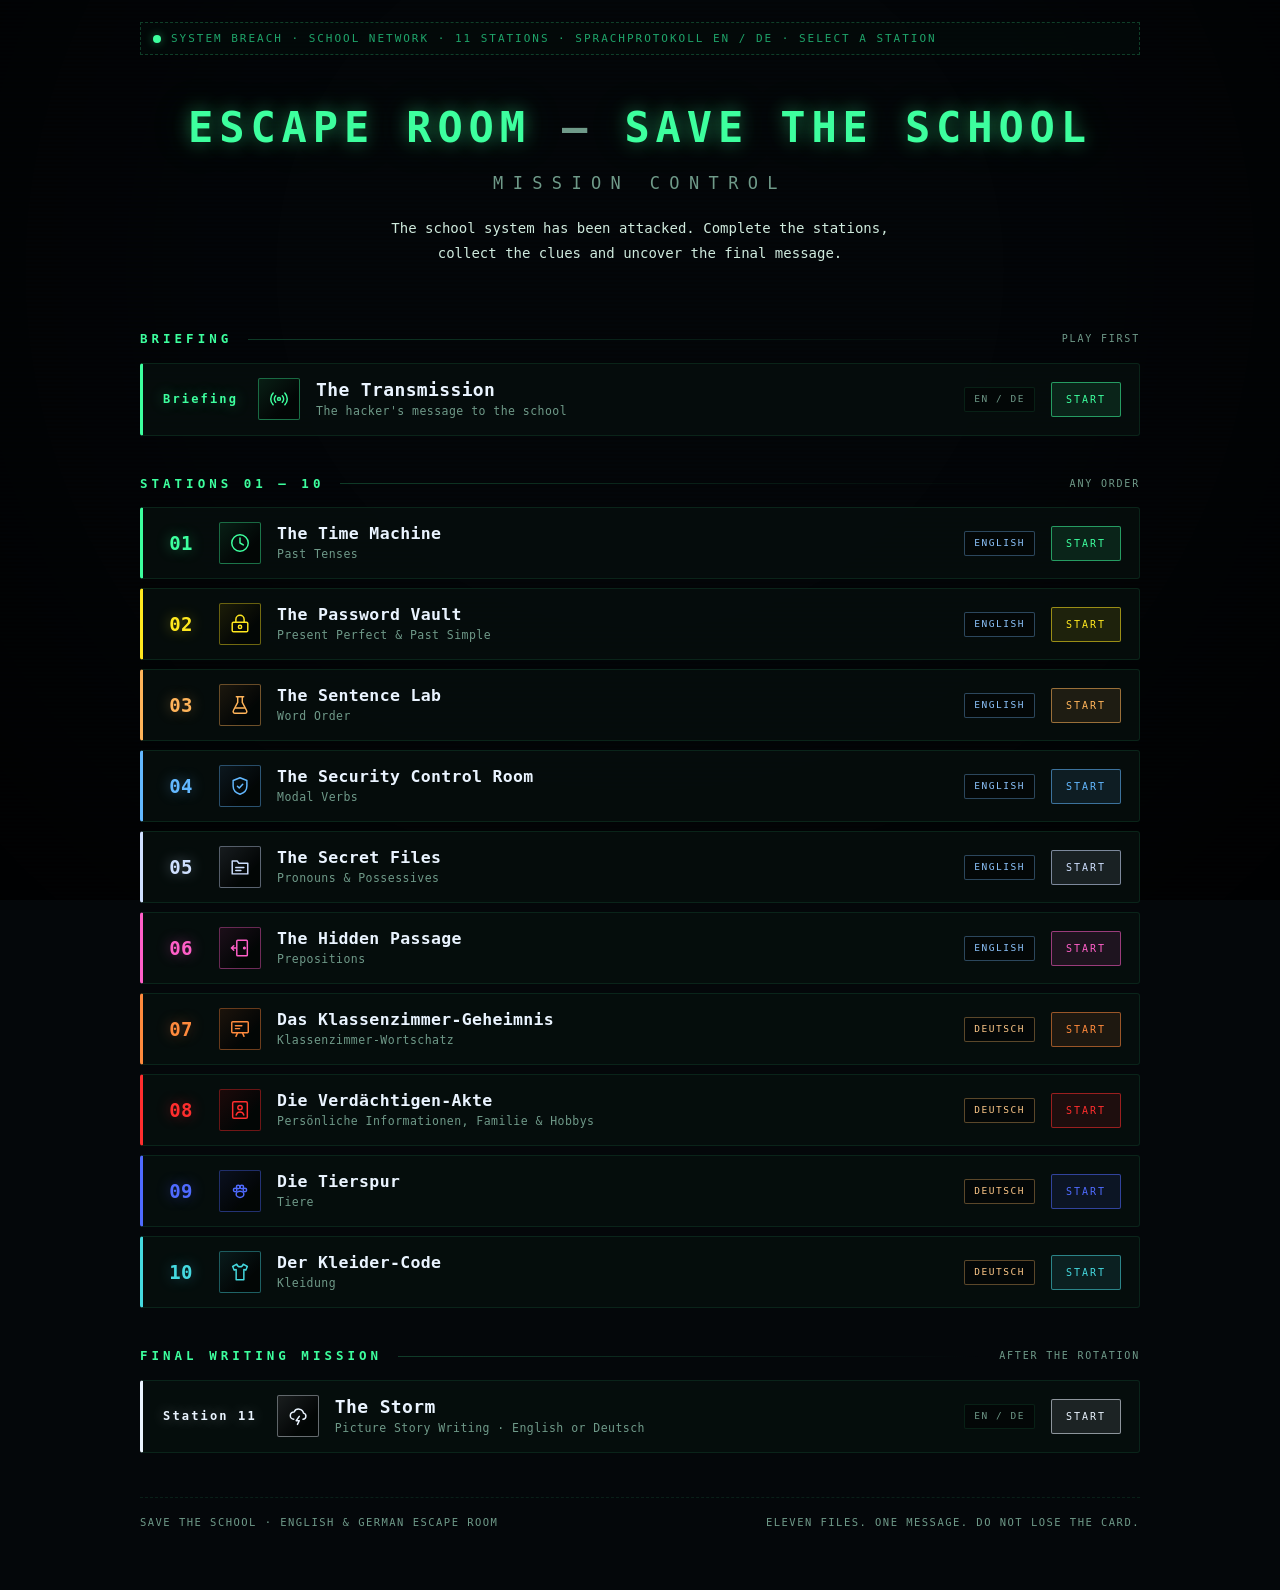
<file: index.html>
<!DOCTYPE html>
<html lang="en">
<head>
<meta charset="utf-8">
<meta name="viewport" content="width=device-width, initial-scale=1">
<title>Escape Room — Save the School</title>
<link rel="stylesheet" href="style.css">
</head>
<body>

<canvas id="matrix" aria-hidden="true"></canvas>
<div class="scan" aria-hidden="true"></div>
<div class="vignette" aria-hidden="true"></div>

<div class="wrap">

  <div class="comm">
    <span class="dot" aria-hidden="true"></span>
    <span class="comm-text">SYSTEM BREACH · SCHOOL NETWORK · 11 STATIONS · SPRACHPROTOKOLL EN / DE · SELECT A STATION</span>
  </div>

  <header class="head">
    <h1 class="title">ESCAPE ROOM <span class="em-dash">—</span> SAVE THE SCHOOL</h1>
    <p class="subtitle">Mission Control</p>
    <p class="intro">The school system has been attacked. Complete the stations,
      collect the clues and uncover the final message.</p>
  </header>

  <h2 class="sec-title"><span>Briefing</span><span class="rule"></span><span class="sec-meta">Play first</span></h2>
  <div class="list" id="briefing"></div>

  <h2 class="sec-title"><span>Stations 01 — 10</span><span class="rule"></span><span class="sec-meta">Any order</span></h2>
  <div class="list" id="list"></div>

  <h2 class="sec-title"><span>Final Writing Mission</span><span class="rule"></span><span class="sec-meta">After the rotation</span></h2>
  <div class="list" id="final"></div>

  <footer class="foot">
    <span>Save the School · English &amp; German escape room</span>
    <span class="dim">Eleven files. One message. Do not lose the card.</span>
  </footer>

</div>

<script src="script.js"></script>
</body>
</html>
</file>
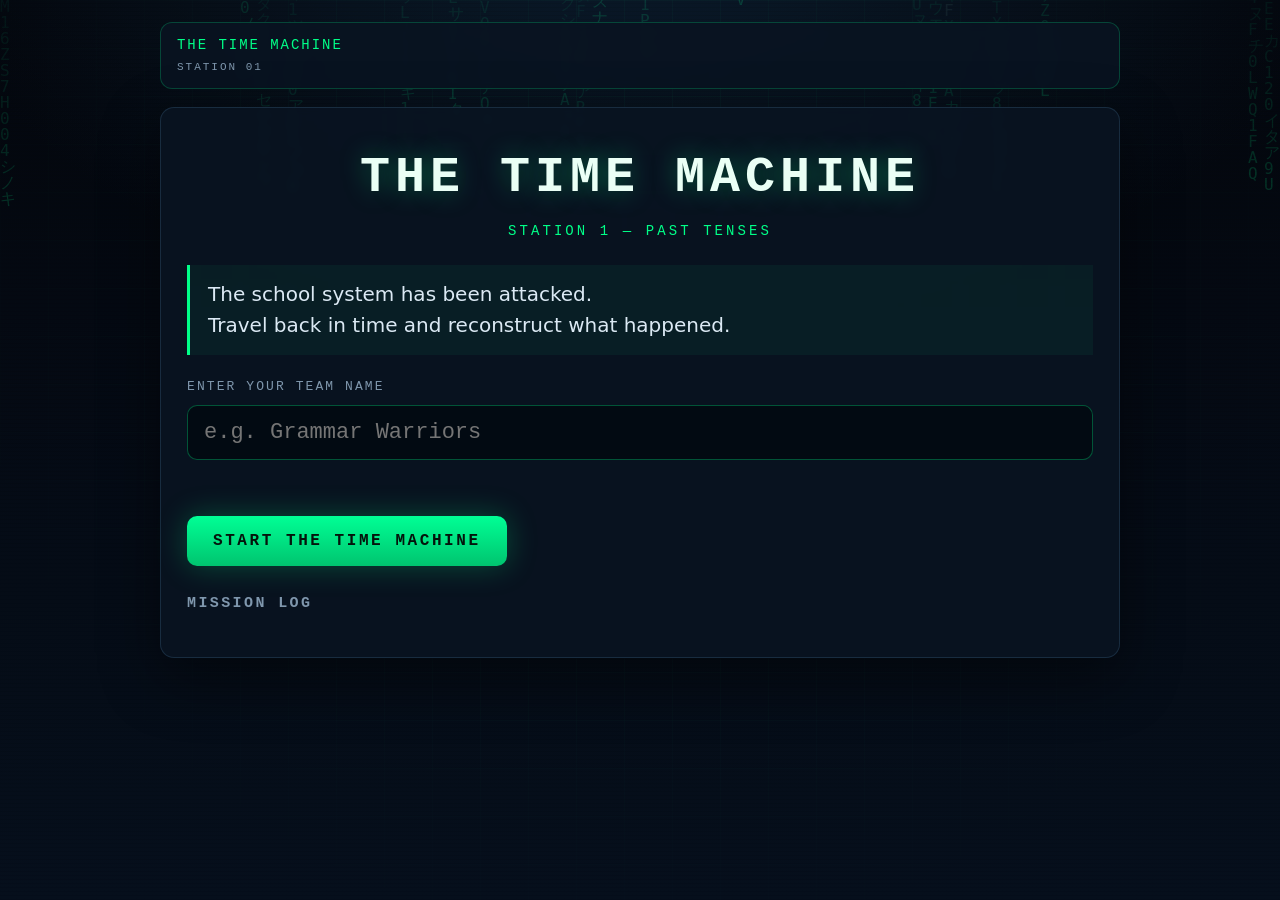
<file: 01-the-time-machine.html>
<!DOCTYPE html>
<html lang="en">
<head>
<meta charset="utf-8">
<meta name="viewport" content="width=device-width, initial-scale=1">
<title>The Time Machine — Station 1</title>
<style>
/* ============================================================
   THE TIME MACHINE — Station 1 — Past Tenses
   Single-file game. No server, no build step, no libraries.
   ============================================================ */

:root{
  --bg:#04080f;
  --bg2:#071120;
  --panel:rgba(10,20,34,.88);
  --panel-2:rgba(13,26,43,.92);
  --line:rgba(0,255,140,.22);
  --line-soft:rgba(120,200,255,.14);
  --text:#dbe9f4;
  --muted:#7f97ad;
  --green:#00ff88;
  --green-dim:#0a5f3c;
  --yellow:#ffc63d;
  --red:#ff4f6d;
  --cyan:#57d9ff;
  --mono:ui-monospace,"SFMono-Regular","JetBrains Mono","Cascadia Mono",Consolas,"Liberation Mono",monospace;
  --sans:"Segoe UI",Inter,system-ui,-apple-system,Roboto,Arial,sans-serif;
}

*{box-sizing:border-box}
html,body{height:100%}
body{
  margin:0;
  background:
    radial-gradient(1200px 700px at 50% -10%, #0d2033 0%, transparent 60%),
    linear-gradient(180deg,var(--bg) 0%,var(--bg2) 100%);
  color:var(--text);
  font-family:var(--sans);
  font-size:19px;
  line-height:1.55;
  min-height:100%;
}
#matrix{position:fixed;inset:0;z-index:0;opacity:.16;pointer-events:none}
.grid-overlay{
  position:fixed;inset:0;z-index:1;pointer-events:none;
  background-image:linear-gradient(rgba(0,255,140,.045) 1px,transparent 1px),
                   linear-gradient(90deg,rgba(0,255,140,.045) 1px,transparent 1px);
  background-size:48px 48px;
  mask-image:radial-gradient(circle at 50% 30%,#000 0%,transparent 78%);
  -webkit-mask-image:radial-gradient(circle at 50% 30%,#000 0%,transparent 78%);
}
.scanlines{
  position:fixed;inset:0;z-index:2;pointer-events:none;opacity:.35;
  background:repeating-linear-gradient(180deg,rgba(0,0,0,0) 0 3px,rgba(0,0,0,.22) 3px 4px);
}
.wrap{position:relative;z-index:3;max-width:1000px;margin:0 auto;padding:22px 20px 80px}

/* ---------- header ---------- */
header.topbar{
  display:flex;align-items:center;justify-content:space-between;gap:16px;
  border:1px solid var(--line);border-radius:12px;
  background:var(--panel);backdrop-filter:blur(4px);
  padding:12px 16px;margin-bottom:18px;
}
.brand{font-family:var(--mono);letter-spacing:.14em;font-size:14px;color:var(--green);text-transform:uppercase}
.brand small{display:block;color:var(--muted);letter-spacing:.18em;font-size:11px;margin-top:2px}
.topright{display:flex;align-items:center;gap:12px}
#teamBadge{font-family:var(--mono);font-size:14px;color:var(--cyan);border:1px solid var(--line-soft);border-radius:999px;padding:5px 14px;display:none}
.finish-btn{
  font-family:var(--mono);font-size:12px;letter-spacing:.1em;text-transform:uppercase;font-weight:700;
  background:transparent;color:var(--red);border:1px solid rgba(255,79,109,.5);
  border-radius:8px;padding:8px 14px;cursor:pointer;transition:.15s;
}
.finish-btn:hover{background:rgba(255,79,109,.12);border-color:var(--red)}

/* ---------- progress rail ---------- */
.rail{display:flex;align-items:stretch;gap:10px;margin-bottom:18px}
.rail .step{
  flex:1;border:1px solid var(--line-soft);border-radius:10px;background:rgba(8,16,28,.7);
  padding:10px 14px;font-family:var(--mono);font-size:13px;letter-spacing:.14em;
  text-transform:uppercase;color:var(--muted);display:flex;align-items:center;gap:10px;
  transition:.25s;
}
.rail .dot{width:10px;height:10px;border-radius:50%;background:#26394c;flex:none}
.rail .step.g.active{color:var(--green);border-color:rgba(0,255,140,.5);box-shadow:0 0 24px rgba(0,255,140,.12) inset}
.rail .step.g.active .dot{background:var(--green);box-shadow:0 0 12px var(--green)}
.rail .step.y.active{color:var(--yellow);border-color:rgba(255,198,61,.5);box-shadow:0 0 24px rgba(255,198,61,.12) inset}
.rail .step.y.active .dot{background:var(--yellow);box-shadow:0 0 12px var(--yellow)}
.rail .step.r.active{color:var(--red);border-color:rgba(255,79,109,.5);box-shadow:0 0 24px rgba(255,79,109,.12) inset}
.rail .step.r.active .dot{background:var(--red);box-shadow:0 0 12px var(--red)}
.rail .step.done{color:#9fb6c9;border-color:rgba(0,255,140,.28)}
.rail .step.done .dot{background:var(--green-dim)}

/* ---------- panels ---------- */
.panel{
  border:1px solid var(--line-soft);border-radius:14px;background:var(--panel);
  padding:26px 26px 30px;margin-bottom:18px;backdrop-filter:blur(3px);
  box-shadow:0 20px 60px rgba(0,0,0,.45);
}
.panel.green{border-color:rgba(0,255,140,.3)}
.panel.yellow{border-color:rgba(255,198,61,.3)}
.panel.red{border-color:rgba(255,79,109,.3)}
h1{
  font-family:var(--mono);font-size:clamp(30px,5vw,50px);letter-spacing:.1em;margin:.1em 0 .1em;
  color:#eafff5;text-shadow:0 0 26px rgba(0,255,140,.35);text-transform:uppercase;
}
h2{font-family:var(--mono);font-size:22px;letter-spacing:.12em;text-transform:uppercase;margin:0 0 6px}
h3{font-family:var(--mono);font-size:15px;letter-spacing:.16em;text-transform:uppercase;color:var(--muted);margin:0 0 14px}
.sub{font-family:var(--mono);letter-spacing:.22em;color:var(--green);text-transform:uppercase;font-size:14px}
.intro{
  border-left:3px solid var(--green);background:rgba(0,255,140,.05);
  padding:14px 18px;margin:22px 0;font-size:20px;
}
.muted{color:var(--muted)}
.center{text-align:center}

/* ---------- controls ---------- */
label.fieldlabel{display:block;font-family:var(--mono);letter-spacing:.16em;text-transform:uppercase;font-size:13px;color:var(--muted);margin-bottom:8px}
input[type=text]{
  width:100%;font-family:var(--mono);font-size:22px;color:#eafff5;
  background:rgba(3,10,18,.9);border:1px solid rgba(0,255,140,.3);border-radius:10px;
  padding:14px 16px;outline:none;
}
input[type=text]:focus{border-color:var(--green);box-shadow:0 0 0 3px rgba(0,255,140,.15)}
input.blank{
  width:auto;min-width:210px;display:inline-block;font-size:20px;padding:9px 12px;
  vertical-align:middle;margin:0 4px;
}
input.blank.ok{border-color:var(--green);color:var(--green);background:rgba(0,255,140,.08)}
input.blank.bad{border-color:var(--red);box-shadow:0 0 0 3px rgba(255,79,109,.12)}
input:disabled{opacity:1;cursor:not-allowed}
button{
  font-family:var(--mono);letter-spacing:.16em;text-transform:uppercase;font-size:16px;font-weight:700;
  color:#04140c;background:linear-gradient(180deg,#00ff95,#00c46f);
  border:none;border-radius:10px;padding:16px 26px;cursor:pointer;
  box-shadow:0 0 30px rgba(0,255,140,.25);transition:.18s;
}
button:hover{filter:brightness(1.12);transform:translateY(-1px)}
button:active{transform:translateY(0)}
button.ghost{background:transparent;color:var(--text);border:1px solid var(--line-soft);box-shadow:none}
button.ghost:hover{border-color:var(--green);color:var(--green)}
button.yellow{background:linear-gradient(180deg,#ffd76a,#f0a800);color:#1d1400;box-shadow:0 0 30px rgba(255,198,61,.22)}
button.red{background:linear-gradient(180deg,#ff7d95,#e6355a);color:#22050c;box-shadow:0 0 30px rgba(255,79,109,.22)}
button.danger{background:linear-gradient(180deg,#ff7d95,#e6355a);color:#22050c}
.btnrow{display:flex;gap:12px;flex-wrap:wrap;margin-top:22px}
.err{color:var(--red);font-family:var(--mono);font-size:15px;margin-top:12px;min-height:22px}

/* ---------- questions ---------- */
.qlist{list-style:none;padding:0;margin:16px 0 0}
.qitem{
  border:1px solid var(--line-soft);border-radius:12px;background:rgba(6,14,24,.65);
  padding:16px 18px;margin-bottom:12px;display:flex;gap:14px;align-items:flex-start;
}
.qitem.ok{border-color:rgba(0,255,140,.45);background:rgba(0,255,140,.06)}
.qitem.bad{border-color:rgba(255,79,109,.45)}
.qnum{font-family:var(--mono);font-size:15px;color:var(--muted);min-width:34px;padding-top:12px}
.qbody{flex:1}
.qtext{font-size:20px;line-height:2.1}
.mark{font-family:var(--mono);font-size:15px;margin-top:8px;min-height:20px}
.mark.ok{color:var(--green)}
.mark.bad{color:var(--red)}
.counter{font-family:var(--mono);letter-spacing:.16em;text-transform:uppercase;color:var(--muted);font-size:14px}
.bigscore{font-family:var(--mono);font-size:clamp(28px,6vw,46px);letter-spacing:.06em;margin:6px 0}
.bar{height:10px;border-radius:6px;background:rgba(255,255,255,.07);overflow:hidden;margin:14px 0 6px}
.bar > i{display:block;height:100%;width:0;background:linear-gradient(90deg,#00c46f,#00ff95);transition:width .45s ease}
.bar.y > i{background:linear-gradient(90deg,#f0a800,#ffd76a)}
.bar.r > i{background:linear-gradient(90deg,#e6355a,#ff7d95)}

/* ---------- answer review ---------- */
.fill{font-family:var(--mono);font-weight:700;padding:2px 8px;border-radius:6px}
.fill.good{color:var(--green);background:rgba(0,255,140,.12);border:1px solid rgba(0,255,140,.4)}
.yours{font-family:var(--mono);font-size:16px;color:var(--red);margin-top:6px}
.yours.ok{color:var(--green)}
.review-note{border-left:3px solid var(--cyan);background:rgba(87,217,255,.06);padding:12px 16px;font-size:17px;margin:16px 0}

/* ---------- clue ---------- */
.clue-card{
  border:2px dashed var(--green);border-radius:16px;background:rgba(0,255,140,.07);
  padding:30px;text-align:center;margin:24px 0;
  animation:pop .5s ease;
}
@keyframes pop{from{opacity:0;transform:scale(.96)}to{opacity:1;transform:scale(1)}}
.clue-word{font-family:var(--mono);font-size:clamp(34px,8vw,64px);letter-spacing:.18em;color:var(--green);text-shadow:0 0 30px rgba(0,255,140,.5)}

/* ---------- summary ---------- */
.rows{margin:18px 0}
.row{display:flex;justify-content:space-between;gap:16px;border-bottom:1px dashed rgba(127,151,173,.22);padding:12px 2px;font-size:19px}
.row b{font-family:var(--mono)}
.total{font-family:var(--mono);font-size:clamp(26px,5vw,40px);color:var(--green);letter-spacing:.06em;margin-top:14px}
table{width:100%;border-collapse:collapse;font-family:var(--mono);font-size:16px;margin-top:12px}
th,td{border-bottom:1px solid rgba(127,151,173,.2);padding:10px 8px;text-align:right}
th:first-child,td:first-child{text-align:left}
th{color:var(--muted);text-transform:uppercase;letter-spacing:.12em;font-size:12px}
tr.win td{color:var(--green)}
.tags{display:flex;flex-wrap:wrap;gap:8px;margin-top:12px}
.tag{font-family:var(--mono);font-size:14px;border:1px solid var(--line);border-radius:999px;padding:5px 12px;color:#9fe6c4;background:rgba(0,255,140,.06)}

/* ---------- teacher modal ---------- */
.modal{position:fixed;inset:0;z-index:50;background:rgba(2,6,12,.8);backdrop-filter:blur(3px);display:none;align-items:flex-start;justify-content:center;padding:40px 16px;overflow:auto}
.modal.open{display:flex}
.modal .box{max-width:820px;width:100%;border:1px solid var(--line);border-radius:14px;background:#071220;padding:26px}
.hidden{display:none !important}
.filestatus{font-family:var(--mono);font-size:14px;color:var(--muted);margin-top:10px}
@media (max-width:680px){
  body{font-size:17px}
  .rail{flex-direction:column}
  input.blank{min-width:150px}
}
@media (prefers-reduced-motion:reduce){
  #matrix{display:none}
  *{animation:none !important;transition:none !important}
}
</style>
</head>
<body>
<canvas id="matrix"></canvas>
<div class="grid-overlay"></div>
<div class="scanlines"></div>

<div class="wrap">
  <header class="topbar">
    <div class="brand">The Time Machine<small>Station 01</small></div>
    <div class="topright">
      <span id="teamBadge"></span>
      <button class="finish-btn hidden" id="finishStationBtn">Finish the station</button>
    </div>
  </header>

  <div class="rail" id="rail">
    <div class="step g" id="railG"><span class="dot"></span><span>Green — Past Simple</span></div>
    <div class="step y" id="railY"><span class="dot"></span><span>Yellow — PS vs PC</span></div>
    <div class="step r" id="railR"><span class="dot"></span><span>Red — PS / PC / PP</span></div>
  </div>

  <!-- ============ START ============ -->
  <section class="panel" id="screen-start">
    <div class="center">
      <h1>The Time Machine</h1>
      <div class="sub">Station 1 — Past Tenses</div>
    </div>
    <div class="intro">
      The school system has been attacked.<br>
      Travel back in time and reconstruct what happened.
    </div>
    <label class="fieldlabel" for="teamInput">Enter your team name</label>
    <input type="text" id="teamInput" autocomplete="off" spellcheck="false" placeholder="e.g. Grammar Warriors">
    <div class="err" id="startErr"></div>
    <div class="btnrow"><button id="startBtn">Start the Time Machine</button></div>
    <div style="margin-top:26px">
      <h3 style="margin-bottom:8px">Mission log</h3>
      <div class="tags" id="teamsList"></div>
    </div>
  </section>

  <!-- ============ GREEN ============ -->
  <section class="panel green hidden" id="screen-green">
    <h2 style="color:var(--green)">Green — Past Simple</h2>
    <h3>Reconstruct the timeline of the attack</h3>
    <p class="muted" style="font-size:17px">Put the verb in brackets into the <b>Past Simple</b>. You may try as many times as you need. Correct answers lock automatically.</p>
    <div class="bar"><i id="greenBar"></i></div>
    <div class="counter" id="greenCounter">Timeline restored: 0 / 10</div>
    <ul class="qlist" id="greenList"></ul>
    <div class="err" id="greenMsg"></div>
    <div class="btnrow"><button id="greenCheck">Check answers</button></div>
  </section>

  <!-- ============ CLUE ============ -->
  <section class="panel green hidden" id="screen-clue">
    <div class="center">
      <h1 style="font-size:clamp(26px,5vw,40px)">Timeline restored</h1>
      <div class="sub">Green completed — 10 / 10</div>
      <div class="clue-card">
        <h3 style="margin-bottom:6px">Clue unlocked</h3>
        <div class="clue-word" id="clueWord"></div>
        <p style="margin:14px 0 0;font-size:16px;color:var(--red);font-weight:700">Write this clue down. You will need it at the end of the escape room.</p>
      </div>
      <p class="muted" style="font-size:17px">Green gives <b>0 competition points</b>. Points start now.</p>
      <div class="btnrow" style="justify-content:center"><button class="yellow" id="toYellow">Continue to Yellow</button></div>
    </div>
  </section>

  <!-- ============ YELLOW ============ -->
  <section class="panel yellow hidden" id="screen-yellow">
    <h2 style="color:var(--yellow)">Yellow — Past Simple vs. Past Continuous</h2>
    <h3><span id="yellowCounter">Question 1 / 5</span> &nbsp;·&nbsp; +1 point per correct answer</h3>
    <div class="bar y"><i id="yellowBar"></i></div>
    <p class="muted" style="font-size:16px">One attempt only. Your first answer counts.</p>
    <div id="yellowQ" class="qtext" style="margin:22px 0 6px"></div>
    <div class="err" id="yellowErr"></div>
    <div class="btnrow"><button class="yellow" id="yellowSubmit">Submit answer</button></div>
  </section>

  <!-- ============ YELLOW REVIEW ============ -->
  <section class="panel yellow hidden" id="screen-yellow-review">
    <h2 style="color:var(--yellow)">Yellow — correct answers</h2>
    <h3>Past Simple vs. Past Continuous</h3>
    <div class="center bigscore" style="color:var(--yellow);font-size:clamp(22px,3.4vw,32px)" id="yellowScoreBig"></div>
    <div class="review-note">Read the correct version of every sentence. Your Yellow score is already saved and cannot change.</div>
    <ul class="qlist" id="yellowReview"></ul>
    <div class="btnrow"><button class="red" id="toRed">Continue to Red</button></div>
  </section>

  <!-- ============ RED ============ -->
  <section class="panel red hidden" id="screen-red">
    <h2 style="color:var(--red)">Red — Past Simple, Past Continuous &amp; Past Perfect</h2>
    <h3><span id="redCounter">Question 1 / 5</span> &nbsp;·&nbsp; +2 points per correct answer</h3>
    <div class="bar r"><i id="redBar"></i></div>
    <p class="muted" style="font-size:16px">One attempt only. Your first answer counts.</p>
    <div id="redQ" class="qtext" style="margin:22px 0 6px"></div>
    <div class="err" id="redErr"></div>
    <div class="btnrow"><button class="red" id="redSubmit">Submit answer</button></div>
  </section>

  <!-- ============ RED REVIEW ============ -->
  <section class="panel red hidden" id="screen-red-review">
    <h2 style="color:var(--red)">Red — correct answers</h2>
    <h3>Past Simple, Past Continuous &amp; Past Perfect</h3>
    <div class="center bigscore" style="color:var(--red);font-size:clamp(22px,3.4vw,32px)" id="redScoreBig"></div>
    <div class="review-note">Read the correct version of every sentence. Your Red score is already saved and cannot change.</div>
    <ul class="qlist" id="redReview"></ul>
    <div class="btnrow"><button id="toEnd">See final score</button></div>
  </section>

  <!-- ============ END ============ -->
  <section class="panel hidden" id="screen-end">
    <div class="center">
      <div class="sub" style="margin-bottom:4px">Station 1</div>
      <h1 style="font-size:clamp(24px,4.6vw,38px)">Time Machine mission completed</h1>
      <div class="sub" id="endTeam"></div>
    </div>
    <div class="rows" id="endRows"></div>
    <div class="center total" id="endTotal"></div>
    <div class="center" id="allDone"></div>
    <div class="btnrow" style="justify-content:center">
      <button id="nextTeam">Next team →</button>
      <button class="ghost" id="endExport">Save results.md</button>
    </div>
  </section>
</div>


<script>
/* ==================================================================
   ██  EDIT YOUR CONTENT HERE  ██
   ------------------------------------------------------------------
   Everything the teacher normally changes lives in stationData below.
   Nothing else in this file needs to be touched.

   HOW A QUESTION WORKS
   --------------------
   "question"  the sentence. Every ___  (three underscores) becomes an
               input box on screen.
   "answers"   the accepted answer(s).

     ONE blank  ->  answers: ["entered"]                  (list of accepted spellings)
     TWO blanks ->  answers: [ ["was working"], ["went"] ] (one list per blank)

   Answer checking ignores CAPITAL letters, extra spaces and the type
   of apostrophe. Add every acceptable variant, e.g.
        ["didn't understand", "did not understand"]

   SCORING: one question = one score unit.
     Green  = 0 competition points (but must reach 10/10 to get the clue)
     Yellow = +1 point per fully correct question
     Red    = +2 points per fully correct question
   ================================================================== */

const stationData = {

  /* ---- THE STATION CLUE (shown after Green 10/10) ---- */
  clue: "THE OLD",

  /* ---- 🟢 GREEN — Past Simple — 10 questions — mandatory, 0 points ---- */
  green: [
    { question: "At 8:05, the hacker ___ (enter) the school network.",              answers: ["entered"] },
    { question: "The main server ___ (crash) seven minutes later.",                 answers: ["crashed"] },
    { question: "Stina ___ (see) a strange message on her screen.",                 answers: ["saw"] },
    { question: "The students ___ (not / understand) what was happening.",          answers: ["didn't understand","did not understand"] },
    { question: "The hacker ___ (steal) all the teachers' passwords.",              answers: ["stole"] },
    { question: "The printer in PLC ___ (print) 200 pages of code.",                answers: ["printed"] },
    { question: "The teacher ___ (run) to the computer room.",                      answers: ["ran"] },
    { question: "The lights ___ (go) out at 8:30.",                                 answers: ["went"] },
    { question: "Tommy ___ (find) a mysterious USB stick under a desk.",            answers: ["found"] },
    { question: "The hacker ___ (write) the last message in German.",               answers: ["wrote"] }
  ],

  /* ---- 🟡 YELLOW — Past Simple vs. Past Continuous — +1 point each ---- */
  yellow: [
    { question: "While the teacher ___ (work) on her laptop, the screen suddenly ___ (go) black.",
      answers: [ ["was working"], ["went"] ], points: 1 },
    { question: "The students ___ (wait) outside when the alarm ___ (start).",
      answers: [ ["were waiting"], ["started"] ], points: 1 },
    { question: "At 8:15 the hacker ___ (copy) files while the caretaker ___ (check) the doors.",
      answers: [ ["was copying"], ["was checking"] ], points: 1 },
    { question: "Rikke ___ (drop) her coffee while she ___ (read) the hacker's message.",
      answers: [ ["dropped"], ["was reading"] ], points: 1 },
    { question: "It ___ (rain) when the police ___ (arrive) at the school.",
      answers: [ ["was raining"], ["arrived"] ], points: 1 }
  ],

  /* ---- 🔴 RED — Past Simple + Past Continuous + Past Perfect — +2 points each ---- */
  red: [
    { question: "When the principal ___ (arrive) at school, the hacker ___ already ___ (change) the password.",
      answers: [ ["arrived"], ["had"], ["changed"] ], points: 2 },
    { question: "The students ___ (work) in the classroom when they ___ (discover) that all their files ___ (disappear).",
      answers: [ ["were working"], ["discovered"], ["had disappeared"] ], points: 2 },
    { question: "When the IT teacher ___ (check) the computer, he ___ (realize) that somebody ___ (install) a strange program.",
      answers: [ ["checked"], ["realized","realised"], ["had installed"] ], points: 2 },
    { question: "The alarm ___ (start) while the teachers ___ (try) to understand what ___ (happen).",
      answers: [ ["started"], ["were trying"], ["had happened"] ], points: 2 },
    { question: "By the time the IT teacher ___ (disconnect) the school network, several computers ___ (stop) working and the students ___ (lose) all access to their files.",
      answers: [ ["disconnected"], ["had stopped"], ["had lost"] ], points: 2 }
  ]
};

/* ---- Other settings a teacher might want to change ---- */
const TOTAL_TEAMS   = 10;                 // how many teams play this station
const STORAGE_KEY   = "timeMachineStation1Results_v1";
const RESULTS_TITLE = "# Station 1 — The Time Machine Results";

/* ==================================================================
   ██  GAME ENGINE — you do not need to edit below this line  ██
   ================================================================== */

/* ---------- small helpers ---------- */
const $  = (id) => document.getElementById(id);
const norm = (s) => String(s||"")
  .replace(/[‘’ʼ´`]/g, "'")   // curly apostrophes -> '
  .replace(/\s+/g, " ")
  .trim()
  .toLowerCase();

/** Normalise a question's answers into an array of blanks: [[a,b],[c]] */
function blanksOf(q){
  const a = q.answers;
  if (!Array.isArray(a)) return [[String(a)]];
  return Array.isArray(a[0]) ? a : [a];
}
function isAccepted(value, accepted){
  const v = norm(value);
  return accepted.some(x => norm(x) === v);
}
function two(n){ return String(n).padStart(2,"0"); }
function clockString(d){ return two(d.getHours())+":"+two(d.getMinutes())+":"+two(d.getSeconds()); }
function durationString(ms){
  const s = Math.max(0, Math.round(ms/1000));
  return two(Math.floor(s/60))+":"+two(s%60);
}
function esc(s){ return String(s).replace(/[<>&]/g, c => ({"<":"&lt;",">":"&gt;","&":"&amp;"}[c])); }

/* ---------- persistent results ---------- */
function loadResults(){
  try { return JSON.parse(localStorage.getItem(STORAGE_KEY)) || []; }
  catch(e){ return []; }
}
function saveResults(list){
  try { localStorage.setItem(STORAGE_KEY, JSON.stringify(list)); }
  catch(e){ console.warn("localStorage unavailable", e); }
}
function buildMarkdown(){
  const list = loadResults();
  let md = RESULTS_TITLE + "\n\n";
  md += "_" + list.length + " team(s) recorded. Winner = Yellow + Red points only._\n\n";
  list.forEach(r => {
    md += "## " + r.team + "\n";
    md += "- Green: " + r.greenCorrect + " / " + r.greenTotal + "\n";
    md += "- Green attempts: " + r.greenAttempts + "\n";
    md += "- Clue earned: " + (r.clue ? "Yes" : "No") + "\n";
    md += "- Yellow correct: " + r.yellowCorrect + "\n";
    md += "- Yellow points: " + r.yellowPoints + "\n";
    md += "- Red correct: " + r.redCorrect + "\n";
    md += "- Red points: " + r.redPoints + "\n";
    md += "- Total score: " + r.total + "\n";
    md += "- Start time: " + r.start + "\n";
    md += "- Finish time: " + r.finish + "\n";
    md += "- Duration: " + r.duration + "\n";
    md += "\n---\n\n";
  });
  const ranked = [...list].sort((a,b) => b.total - a.total);
  if (ranked.length){
    md += "## Scoreboard (Yellow + Red)\n\n";
    md += "| Team | Yellow | Red | Total |\n| --- | ---: | ---: | ---: |\n";
    ranked.forEach(r => { md += "| " + r.team + " | " + r.yellowPoints + " | " + r.redPoints + " | " + r.total + " |\n"; });
    const best = ranked[0].total;
    const winners = ranked.filter(r => r.total === best).map(r => r.team);
    md += "\n**" + (winners.length > 1 ? "Tied leaders" : "Winner") + ": " + winners.join(", ") + " — " + best + " points**\n";
  }
  return md;
}

/* ---------- results.md file handle (File System Access API) ---------- */
let fileHandle = null;
const IDB_NAME = "timeMachineStation1", IDB_STORE = "handles";
function idb(){
  return new Promise((res, rej) => {
    const r = indexedDB.open(IDB_NAME, 1);
    r.onupgradeneeded = () => r.result.createObjectStore(IDB_STORE);
    r.onsuccess = () => res(r.result);
    r.onerror = () => rej(r.error);
  });
}
async function idbSet(k,v){ try{ const db=await idb(); await new Promise((res,rej)=>{const t=db.transaction(IDB_STORE,"readwrite");t.objectStore(IDB_STORE).put(v,k);t.oncomplete=res;t.onerror=()=>rej(t.error);}); }catch(e){} }
async function idbGet(k){ try{ const db=await idb(); return await new Promise((res,rej)=>{const t=db.transaction(IDB_STORE,"readonly");const q=t.objectStore(IDB_STORE).get(k);q.onsuccess=()=>res(q.result);q.onerror=()=>rej(q.error);}); }catch(e){ return null; } }

const fsSupported = (typeof window.showSaveFilePicker === "function");

async function pickResultsFile(){
  if (!fsSupported){
    alert("This browser cannot write files directly.\nUse EXPORT RESULTS.MD instead — it downloads the complete file with every team.");
    return;
  }
  try{
    fileHandle = await window.showSaveFilePicker({
      suggestedName: "results.md",
      types: [{ description: "Markdown", accept: { "text/markdown": [".md"] } }]
    });
    await idbSet("resultsFile", fileHandle);
    await writeResultsFile();
    updateFileStatus();
  }catch(e){ /* user cancelled */ }
}
async function writeResultsFile(){
  if (!fileHandle) return false;
  try{
    const perm = await fileHandle.queryPermission({ mode:"readwrite" });
    if (perm !== "granted"){
      const req = await fileHandle.requestPermission({ mode:"readwrite" });
      if (req !== "granted") return false;
    }
    const w = await fileHandle.createWritable();
    await w.write(buildMarkdown());
    await w.close();
    return true;
  }catch(e){ console.warn("write failed", e); return false; }
}
function downloadResults(){
  const blob = new Blob([buildMarkdown()], { type:"text/markdown;charset=utf-8" });
  const url = URL.createObjectURL(blob);
  const a = document.createElement("a");
  a.href = url; a.download = "results.md";
  document.body.appendChild(a); a.click(); a.remove();
  setTimeout(() => URL.revokeObjectURL(url), 2000);
}
function updateFileStatus(){
  const el = $("fileStatus");
  if (!el) return;
  if (fileHandle) el.textContent = "results.md is connected — it is rewritten automatically after every team.";
  else if (fsSupported) el.textContent = "No results file selected yet. Click SELECT RESULTS FILE once at the start of the lesson, or just export at the end.";
  else el.textContent = "This browser cannot write files directly (that is fine). Use EXPORT RESULTS.MD — the download always contains every team.";
}

/* ---------- game state ---------- */
let S = null;
function freshState(team){
  return {
    team,
    startedAt: Date.now(),
    startClock: clockString(new Date()),
    greenAttempts: 0,
    greenLocked: stationData.green.map(q => blanksOf(q).map(() => false)),
    greenValues: stationData.green.map(q => blanksOf(q).map(() => "")),
    greenDone: false,
    yellowIndex: 0, yellowCorrect: 0, yellowPoints: 0, yellowGiven: [], yellowRight: [],
    redIndex: 0,    redCorrect: 0,    redPoints: 0,    redGiven: [],    redRight: []
  };
}

/* ---------- screens ---------- */
const SCREENS = ["screen-start","screen-green","screen-clue","screen-yellow","screen-yellow-review","screen-red","screen-red-review","screen-end"];
function show(id){
  SCREENS.forEach(s => $(s).classList.toggle("hidden", s !== id));
  const map = { "screen-green":"g", "screen-clue":"g", "screen-yellow":"y", "screen-yellow-review":"y", "screen-red":"r", "screen-red-review":"r" };
  ["railG","railY","railR"].forEach(r => $(r).classList.remove("active","done"));
  const cur = map[id];
  if (cur === "g"){ $("railG").classList.add("active"); }
  if (cur === "y"){ $("railG").classList.add("done"); $("railY").classList.add("active"); }
  if (cur === "r"){ $("railG").classList.add("done"); $("railY").classList.add("done"); $("railR").classList.add("active"); }
  if (id === "screen-end"){ ["railG","railY","railR"].forEach(r => $(r).classList.add("done")); }
  $("rail").style.display = (id === "screen-start") ? "none" : "flex";
  window.scrollTo({ top:0, behavior:"smooth" });
}

/** Build the sentence HTML, replacing every ___ with an input. */
function renderQuestion(q, idPrefix, values, locked){
  const parts = q.question.split("___");
  let html = "";
  for (let i = 0; i < parts.length; i++){
    html += esc(parts[i]);
    if (i < parts.length - 1){
      const v = values ? esc(values[i] || "") : "";
      const isLocked = locked && locked[i];
      html += '<input type="text" class="blank' + (isLocked ? " ok" : "") + '" autocomplete="off" spellcheck="false" ' +
              'id="' + idPrefix + "_" + i + '" value="' + v + '"' + (isLocked ? " disabled" : "") + '>';
    }
  }
  return html;
}

/* ================= GREEN ================= */
function renderGreen(feedback){
  const list = $("greenList");
  list.innerHTML = "";
  stationData.green.forEach((q, qi) => {
    const li = document.createElement("li");
    li.className = "qitem";
    const state = feedback ? feedback[qi] : null;
    if (state === true) li.classList.add("ok");
    if (state === false) li.classList.add("bad");
    li.innerHTML =
      '<div class="qnum">' + two(qi+1) + '</div>' +
      '<div class="qbody"><div class="qtext">' +
        renderQuestion(q, "g"+qi, S.greenValues[qi], S.greenLocked[qi]) +
      '</div><div class="mark ' + (state === true ? "ok" : state === false ? "bad" : "") + '">' +
        (state === true ? "✓ Correct" : state === false ? "✗ Try again" : "") +
      '</div></div>';
    list.appendChild(li);
  });
  updateGreenCounter();
}
function greenQuestionCorrect(qi){
  return S.greenLocked[qi].every(Boolean);
}
function updateGreenCounter(){
  const n = stationData.green.filter((q,i) => greenQuestionCorrect(i)).length;
  $("greenCounter").textContent = "Timeline restored: " + n + " / " + stationData.green.length;
  $("greenBar").style.width = (100 * n / stationData.green.length) + "%";
  return n;
}
function readGreenInputs(){
  stationData.green.forEach((q, qi) => {
    blanksOf(q).forEach((acc, bi) => {
      const el = $("g" + qi + "_" + bi);
      if (el) S.greenValues[qi][bi] = el.value;
    });
  });
}
function checkGreen(){
  readGreenInputs();
  S.greenAttempts++;
  const feedback = stationData.green.map((q, qi) => {
    const bl = blanksOf(q);
    bl.forEach((acc, bi) => {
      if (!S.greenLocked[qi][bi] && isAccepted(S.greenValues[qi][bi], acc)) S.greenLocked[qi][bi] = true;
    });
    return bl.every((acc, bi) => S.greenLocked[qi][bi]);
  });
  renderGreen(feedback);
  const n = updateGreenCounter();
  const total = stationData.green.length;
  const wrong = total - n;
  if (n === total){
    S.greenDone = true;
    $("greenMsg").style.color = "var(--green)";
    $("greenMsg").textContent = "10 / 10 — timeline restored.";
    setTimeout(showClue, 500);
  } else {
    $("greenMsg").style.color = "var(--yellow)";
    $("greenMsg").textContent = n + " / " + total + " correct  —  correct the " + wrong + " remaining event" + (wrong === 1 ? "" : "s") + ". (Attempt " + S.greenAttempts + ")";
    const firstWrong = document.querySelector("#greenList input.blank:not(:disabled)");
    if (firstWrong){
      firstWrong.classList.add("bad");
      firstWrong.scrollIntoView({ block:"center", behavior:"smooth" });
      firstWrong.focus();
      firstWrong.select();
    }
  }
}
function showClue(){
  $("clueWord").textContent = stationData.clue;
  show("screen-clue");
}

/* ================= YELLOW / RED ================= */
function renderLevel(level){
  const isY = level === "yellow";
  const data = isY ? stationData.yellow : stationData.red;
  const idx  = isY ? S.yellowIndex : S.redIndex;
  const q = data[idx];
  $(isY ? "yellowCounter" : "redCounter").textContent = "Question " + (idx+1) + " / " + data.length;
  $(isY ? "yellowBar" : "redBar").style.width = (100 * idx / data.length) + "%";
  $(isY ? "yellowQ" : "redQ").innerHTML = renderQuestion(q, (isY?"y":"r") + idx, null, null);
  $(isY ? "yellowErr" : "redErr").textContent = "";
  const first = document.querySelector((isY ? "#yellowQ" : "#redQ") + " input");
  if (first) first.focus();
}
function submitLevel(level){
  const isY = level === "yellow";
  const data = isY ? stationData.yellow : stationData.red;
  const idx  = isY ? S.yellowIndex : S.redIndex;
  const q = data[idx];
  const bl = blanksOf(q);
  const vals = bl.map((acc, bi) => {
    const el = $((isY?"y":"r") + idx + "_" + bi);
    return el ? el.value : "";
  });
  if (vals.some(v => norm(v) === "")){
    $(isY ? "yellowErr" : "redErr").textContent = "Fill in every gap before you submit.";
    return;
  }
  const allRight = bl.every((acc, bi) => isAccepted(vals[bi], acc));
  const pts = q.points != null ? q.points : (isY ? 1 : 2);
  if (isY){
    S.yellowGiven[idx] = vals; S.yellowRight[idx] = allRight;
    if (allRight){ S.yellowCorrect++; S.yellowPoints += pts; }
    S.yellowIndex++;
    if (S.yellowIndex < data.length) renderLevel("yellow");
    else { renderReview("yellow"); show("screen-yellow-review"); }
  } else {
    S.redGiven[idx] = vals; S.redRight[idx] = allRight;
    if (allRight){ S.redCorrect++; S.redPoints += pts; }
    S.redIndex++;
    if (S.redIndex < data.length) renderLevel("red");
    else { renderReview("red"); show("screen-red-review"); }
  }
}

/* ---------- answer review (shown AFTER the whole level is submitted) ---------- */
function renderReview(level){
  const isY   = level === "yellow";
  const data  = isY ? stationData.yellow : stationData.red;
  const given = isY ? S.yellowGiven : S.redGiven;
  const right = isY ? S.yellowRight : S.redRight;
  const list  = $(isY ? "yellowReview" : "redReview");
  const pts   = isY ? S.yellowPoints : S.redPoints;
  const nOk   = isY ? S.yellowCorrect : S.redCorrect;
  $(isY ? "yellowScoreBig" : "redScoreBig").textContent =
    (isY ? "YELLOW SCORE: " : "RED SCORE: ") + pts + " POINTS   (" + nOk + " / " + data.length + " correct)";

  list.innerHTML = "";
  data.forEach((q, qi) => {
    const bl = blanksOf(q);
    const ok = !!right[qi];
    const mine = given[qi] || [];
    // sentence with the model answers filled in
    const parts = q.question.split("___");
    let sentence = "";
    for (let i = 0; i < parts.length; i++){
      sentence += esc(parts[i]);
      if (i < parts.length - 1) sentence += '<span class="fill good">' + esc(bl[i][0]) + '</span>';
    }
    const point = (q.points != null ? q.points : (isY ? 1 : 2));
    let yours = "";
    if (ok){
      yours = '<div class="yours ok">✓ Correct — +' + point + ' point' + (point === 1 ? "" : "s") + '</div>';
    } else {
      const shown = bl.map((acc, bi) => (String(mine[bi] || "").trim() || "—")).join("  /  ");
      yours = '<div class="yours">✗ Your answer: ' + esc(shown) + '  —  0 points</div>';
    }
    const li = document.createElement("li");
    li.className = "qitem " + (ok ? "ok" : "bad");
    li.innerHTML = '<div class="qnum">' + two(qi+1) + '</div><div class="qbody"><div class="qtext" style="line-height:1.8">' +
                   sentence + '</div>' + yours + '</div>';
    list.appendChild(li);
  });
}

/* ================= FINISH ================= */
function finish(){
  const now = new Date();
  const greenCorrectCount = stationData.green.filter((q,i) => greenQuestionCorrect(i)).length;
  const greenComplete = greenCorrectCount === stationData.green.length;
  const rec = {
    team: S.team,
    greenCorrect: greenCorrectCount,
    greenTotal: stationData.green.length,
    greenAttempts: S.greenAttempts,
    clue: greenComplete,
    yellowCorrect: S.yellowCorrect,
    yellowPoints: S.yellowPoints,
    redCorrect: S.redCorrect,
    redPoints: S.redPoints,
    total: S.yellowPoints + S.redPoints,
    start: S.startClock,
    finish: clockString(now),
    duration: durationString(now.getTime() - S.startedAt)
  };
  const list = loadResults();
  if (!list.some(r => norm(r.team) === norm(rec.team))){
    list.push(rec);
    saveResults(list);
  }
  writeResultsFile();

  $("endTeam").textContent = rec.team;
  const greenMark = greenComplete ? " ✓" : "";
  const clueRow = greenComplete
    ? '<b style="color:var(--green)">Unlocked ✓</b>'
    : '<b style="color:var(--muted)">Not unlocked</b>';
  $("endRows").innerHTML =
    '<div class="row"><span>🟢 Green</span><b style="color:var(--green)">' + rec.greenCorrect + ' / ' + rec.greenTotal + greenMark + ' &nbsp;(0 points)</b></div>' +
    '<div class="row"><span>🔓 Clue</span>' + clueRow + '</div>' +
    '<div class="row"><span>🟡 Yellow — ' + rec.yellowCorrect + ' / ' + stationData.yellow.length + ' correct</span><b style="color:var(--yellow)">' + rec.yellowPoints + ' points</b></div>' +
    '<div class="row"><span>🔴 Red — ' + rec.redCorrect + ' / ' + stationData.red.length + ' correct</span><b style="color:var(--red)">' + rec.redPoints + ' points</b></div>' +
    '<div class="row"><span>Time used</span><b>' + rec.duration + '</b></div>';
  $("endTotal").textContent = "TOTAL SCORE: " + rec.total + " POINTS";
  $("finishStationBtn").classList.add("hidden");

  const all = loadResults();
  $("allDone").innerHTML = (all.length >= TOTAL_TEAMS)
    ? '<h2 style="color:var(--green);margin-top:22px">All teams have completed the Time Machine</h2>'
    : "";

  show("screen-end");
}

/* ================= START SCREEN ================= */
function refreshStartScreen(){
  const list = loadResults();
  $("teamsList").innerHTML = list.map(r => '<span class="tag">✓ ' + esc(r.team) + '</span>').join("");
  $("teamBadge").style.display = "none";
  $("teamInput").value = "";
  $("startErr").textContent = "";
}
function startGame(){
  const name = $("teamInput").value.trim().replace(/\s+/g," ");
  if (!name){ $("startErr").textContent = "Team name must not be empty."; return; }
  if (loadResults().some(r => norm(r.team) === norm(name))){
    $("startErr").textContent = "This team has already completed the station. Choose a different name or talk to the teacher.";
    return;
  }
  S = freshState(name);
  $("teamBadge").textContent = "TEAM: " + name;
  $("teamBadge").style.display = "inline-block";
  $("finishStationBtn").classList.remove("hidden");
  $("greenMsg").textContent = "";
  renderGreen(null);
  show("screen-green");
  const f = document.querySelector("#greenList input");
  if (f) f.focus();
}
function nextTeam(){
  S = null;
  $("greenList").innerHTML = "";
  $("greenMsg").textContent = "";
  $("yellowQ").innerHTML = ""; $("redQ").innerHTML = "";
  $("yellowReview").innerHTML = ""; $("redReview").innerHTML = "";
  $("yellowScoreBig").textContent = ""; $("redScoreBig").textContent = "";
  $("endRows").innerHTML = ""; $("endTotal").textContent = ""; $("endTeam").textContent = ""; $("allDone").innerHTML = "";
  $("clueWord").textContent = "";
  $("greenBar").style.width = "0"; $("yellowBar").style.width = "0"; $("redBar").style.width = "0";
  $("finishStationBtn").classList.add("hidden");
  refreshStartScreen();
  show("screen-start");
  $("teamInput").focus();
}

/* ================= FORCE FINISH (time's up) ================= */
/** Grade whatever is currently typed for the visible Yellow/Red question
 *  (blank counts as wrong, same as a normal blank submission would),
 *  then leave every later question in that tier unattempted (0 points).
 *  Reuses the same S.yellow/S.red counters that submitLevel() updates,
 *  so finish() doesn't need to know this was a forced grade. */
function gradeCurrentAndRemaining(level){
  const isY = level === "yellow";
  const data = isY ? stationData.yellow : stationData.red;
  const idx  = isY ? S.yellowIndex : S.redIndex;
  if (idx >= data.length) return; // this tier was already finished (e.g. sitting on its review screen)
  const q = data[idx];
  const bl = blanksOf(q);
  const vals = bl.map((acc, bi) => {
    const el = $((isY?"y":"r") + idx + "_" + bi);
    return el ? el.value : "";
  });
  const allRight = vals.every(v => norm(v) !== "") && bl.every((acc, bi) => isAccepted(vals[bi], acc));
  const pts = q.points != null ? q.points : (isY ? 1 : 2);
  if (isY){
    S.yellowGiven[idx] = vals; S.yellowRight[idx] = allRight;
    if (allRight){ S.yellowCorrect++; S.yellowPoints += pts; }
    S.yellowIndex++;
  } else {
    S.redGiven[idx] = vals; S.redRight[idx] = allRight;
    if (allRight){ S.redCorrect++; S.redPoints += pts; }
    S.redIndex++;
  }
}

/** "Time is up" — whatever the team is doing right now gets submitted as-is
 *  and the station ends immediately, no matter which screen is showing. */
function forceFinishStation(){
  if (!S) return; // no team currently playing (start screen) — nothing to finish
  const current = SCREENS.find(id => !$(id).classList.contains("hidden"));
  if (!current || current === "screen-start" || current === "screen-end") return;

  if (!confirm("Finish the station now? Whatever " + S.team + " has entered will be submitted as final, and anything not yet answered counts as incorrect. This cannot be undone.")) return;

  if (current === "screen-green"){
    readGreenInputs();
    S.greenAttempts++;
    stationData.green.forEach((q, qi) => {
      blanksOf(q).forEach((acc, bi) => {
        if (!S.greenLocked[qi][bi] && isAccepted(S.greenValues[qi][bi], acc)) S.greenLocked[qi][bi] = true;
      });
    });
  } else if (current === "screen-yellow"){
    gradeCurrentAndRemaining("yellow");
  } else if (current === "screen-red"){
    gradeCurrentAndRemaining("red");
  }
  // screen-clue / screen-yellow-review / screen-red-review: nothing left to grade —
  // whatever S.yellow/S.red already hold is final.

  finish();
}

/* ================= MATRIX BACKGROUND ================= */
(function matrix(){
  const c = $("matrix"), ctx = c.getContext("2d");
  const chars = "アイウエオカキクケコサシスセソタチツテトナニヌネノ01234567890110ABCDEFGHIJKLMNOPQRSTUVWXYZ".split("");
  let cols = 0, drops = [], fs = 16;
  function resize(){
    c.width = window.innerWidth; c.height = window.innerHeight;
    cols = Math.floor(c.width / fs);
    drops = new Array(cols).fill(0).map(() => Math.random() * -50);
  }
  resize();
  window.addEventListener("resize", resize);
  function draw(){
    ctx.fillStyle = "rgba(4,8,15,0.09)";
    ctx.fillRect(0,0,c.width,c.height);
    ctx.font = fs + "px ui-monospace, monospace";
    for (let i = 0; i < cols; i++){
      ctx.fillStyle = Math.random() > .985 ? "#b9ffdc" : "#00ff88";
      ctx.fillText(chars[(Math.random()*chars.length)|0], i*fs, drops[i]*fs);
      if (drops[i]*fs > c.height && Math.random() > .975) drops[i] = 0;
      drops[i]++;
    }
  }
  if (!window.matchMedia("(prefers-reduced-motion: reduce)").matches) setInterval(draw, 70);
})();

/* ================= WIRING ================= */
$("startBtn").addEventListener("click", startGame);
$("teamInput").addEventListener("keydown", e => { if (e.key === "Enter") startGame(); });
$("greenCheck").addEventListener("click", checkGreen);
$("greenList").addEventListener("keydown", e => { if (e.key === "Enter" && e.target.tagName === "INPUT") checkGreen(); });
$("toYellow").addEventListener("click", () => { show("screen-yellow"); renderLevel("yellow"); });
$("yellowSubmit").addEventListener("click", () => submitLevel("yellow"));
$("redSubmit").addEventListener("click", () => submitLevel("red"));
$("yellowQ").addEventListener("keydown", e => { if (e.key === "Enter") submitLevel("yellow"); });
$("redQ").addEventListener("keydown", e => { if (e.key === "Enter") submitLevel("red"); });
$("toRed").addEventListener("click", () => { show("screen-red"); renderLevel("red"); });
$("toEnd").addEventListener("click", finish);
$("nextTeam").addEventListener("click", nextTeam);
$("finishStationBtn").addEventListener("click", forceFinishStation);
$("endExport").addEventListener("click", async () => { const ok = await writeResultsFile(); if (!ok) downloadResults(); });

/* boot */
(async function boot(){
  const h = await idbGet("resultsFile");
  if (h) fileHandle = h;
  updateFileStatus();
  refreshStartScreen();
  show("screen-start");
})();
</script>
</body>
</html>
</file>
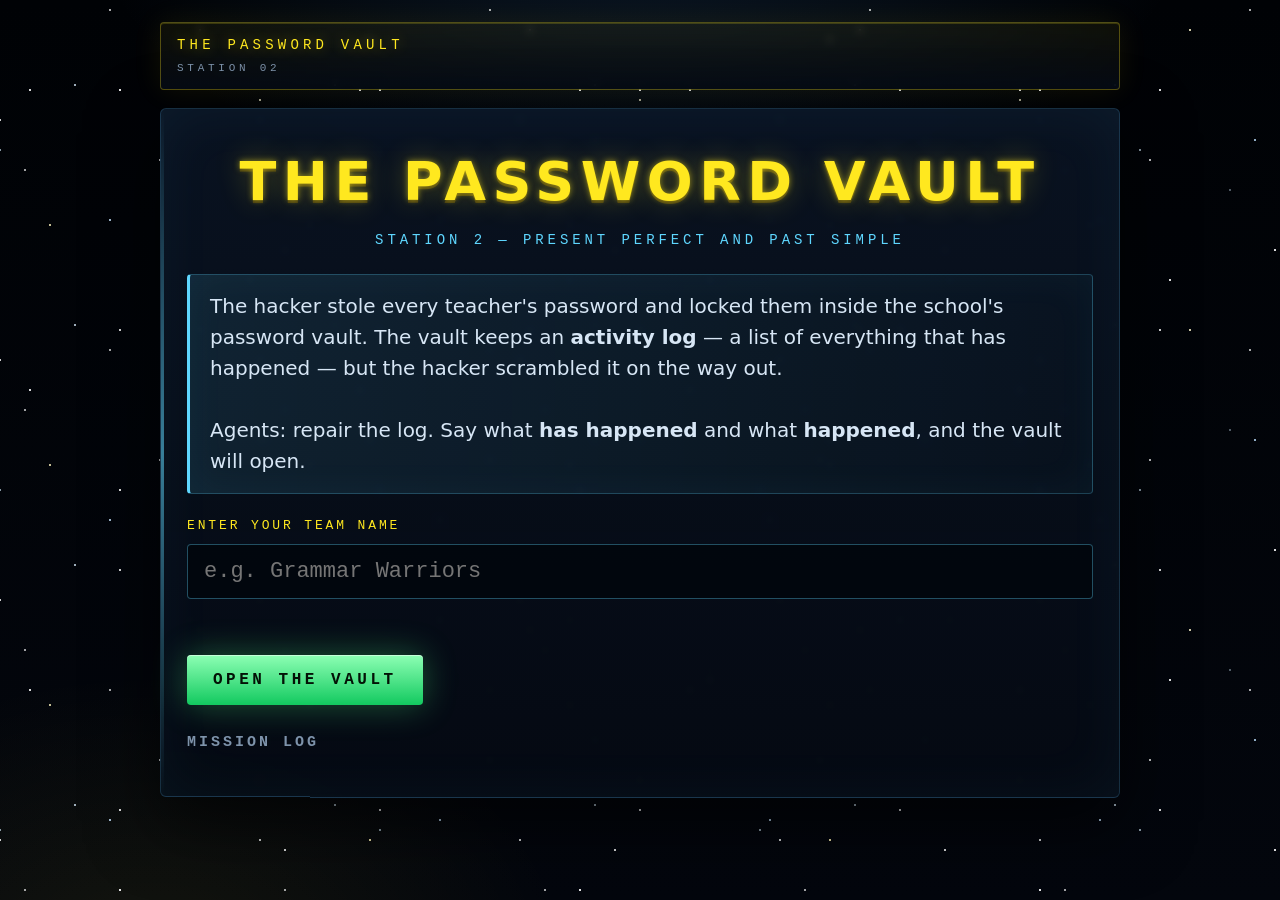
<file: 02-the-password-vault.html>
<!DOCTYPE html>
<html lang="en">
<head>
<meta charset="utf-8">
<meta name="viewport" content="width=device-width, initial-scale=1">
<title id="pageTitle">Grammar Station</title>
<style>
/* ============================================================
   GRAMMAR ESCAPE-ROOM STATION — Station 2 "The Password Vault"
   STAR WARS visual theme (visuals only — the game engine,
   scoring and story content are unchanged).
   Single file. No server, no build step, no libraries, no fonts
   downloaded from the internet, so it works offline in class.
   ============================================================ */

:root{
  --bg:#000205;
  --bg2:#03060d;
  --panel:rgba(6,12,22,.86);
  --panel-2:rgba(9,17,30,.92);
  --line:rgba(255,232,31,.30);
  --line-soft:rgba(96,200,255,.20);
  --text:#d7e6f5;
  --muted:#7e93ab;
  --gold:#ffe81f;              /* Star Wars logo yellow */
  --hologram:#5fd7ff;
  --green:#4dff8a;             /* Jedi green saber */
  --green-dim:#0d6a3a;
  --yellow:#ffe81f;            /* gold saber */
  --red:#ff3b30;               /* Sith red saber */
  --cyan:#5fd7ff;
  --mono:ui-monospace,"SFMono-Regular","JetBrains Mono","Cascadia Mono",Consolas,"Liberation Mono",monospace;
  --sans:"Trebuchet MS","Segoe UI",Inter,system-ui,-apple-system,Roboto,Arial,sans-serif;
}

*{box-sizing:border-box}
html,body{height:100%}
body{
  margin:0;
  background:
    radial-gradient(900px 520px at 50% -12%, rgba(60,120,190,.20) 0%, transparent 62%),
    radial-gradient(700px 500px at 12% 108%, rgba(255,232,31,.07) 0%, transparent 60%),
    linear-gradient(180deg,var(--bg) 0%,var(--bg2) 100%);
  color:var(--text);
  font-family:var(--sans);
  font-size:19px;
  line-height:1.55;
  min-height:100%;
}

/* the template's matrix-rain canvas is replaced by a starfield */
#matrix{display:none}

/* ---------- starfield: five drifting layers + twinkle + shooting stars ---------- */
/* Pure CSS: no canvas, no images, nothing downloaded. Each layer drifts at its own
   speed (parallax) and fades in and out on its own rhythm, so individual stars
   appear to sparkle. prefers-reduced-motion switches all of it to a still sky.   */

.grid-overlay,.scanlines{
  position:fixed;inset:-420px;z-index:0;pointer-events:none;
}
.scanlines{z-index:1}
.grid-overlay::before,.grid-overlay::after,
.scanlines::before,.scanlines::after{
  content:"";position:absolute;inset:0;pointer-events:none;
}

/* --- layer 1: far, dense, steady --- */
.grid-overlay{
  background-image:
    radial-gradient(1.7px 1.7px at 20px 30px, rgba(255,255,255,.95) 50%, transparent 51%),
    radial-gradient(1.4px 1.4px at 90px 130px, rgba(210,235,255,.85) 50%, transparent 51%),
    radial-gradient(2px 2px at 160px 60px, rgba(255,255,255,.9) 50%, transparent 51%),
    radial-gradient(1.3px 1.3px at 40px 190px, rgba(190,225,255,.8) 50%, transparent 51%),
    radial-gradient(1.6px 1.6px at 210px 165px, rgba(255,246,190,.85) 50%, transparent 51%),
    radial-gradient(1.2px 1.2px at 130px 215px, rgba(255,255,255,.75) 50%, transparent 51%),
    radial-gradient(1.5px 1.5px at 235px 25px, rgba(220,240,255,.8) 50%, transparent 51%),
    radial-gradient(1.1px 1.1px at 75px 85px, rgba(255,255,255,.6) 50%, transparent 51%),
    radial-gradient(1.8px 1.8px at 185px 110px, rgba(255,255,255,.7) 50%, transparent 51%);
  background-size:260px 240px;
  animation:drift1 110s linear infinite, breathe 11s ease-in-out infinite;
  opacity:.9;
}

/* --- layer 2: mid stars, slow twinkle --- */
.grid-overlay::before{
  background-image:
    radial-gradient(2.1px 2.1px at 45px 70px, rgba(255,255,255,.95) 50%, transparent 51%),
    radial-gradient(1.7px 1.7px at 200px 40px, rgba(200,230,255,.9) 50%, transparent 51%),
    radial-gradient(2.3px 2.3px at 120px 210px, rgba(255,255,255,.95) 50%, transparent 51%),
    radial-gradient(1.6px 1.6px at 290px 150px, rgba(255,248,205,.9) 50%, transparent 51%),
    radial-gradient(1.9px 1.9px at 250px 280px, rgba(255,255,255,.85) 50%, transparent 51%),
    radial-gradient(1.5px 1.5px at 25px 260px, rgba(190,225,255,.85) 50%, transparent 51%);
  background-size:330px 300px;
  animation:drift2 74s linear infinite, twinkleA 3.6s ease-in-out infinite;
}

/* --- layer 3: bright near sparkles, fast twinkle --- */
.grid-overlay::after{
  background-image:
    radial-gradient(2.8px 2.8px at 80px 110px, rgba(255,255,255,1) 45%, transparent 51%),
    radial-gradient(2.4px 2.4px at 330px 60px, rgba(255,244,180,1) 45%, transparent 51%),
    radial-gradient(3px 3px at 210px 300px, rgba(255,255,255,1) 45%, transparent 51%),
    radial-gradient(2.2px 2.2px at 400px 240px, rgba(190,230,255,1) 45%, transparent 51%);
  background-size:460px 400px;
  animation:drift3 52s linear infinite, twinkleB 2.3s ease-in-out infinite;
}

/* --- layer 4: tiny distant dust, drifting the other way --- */
.scanlines{
  background-image:
    radial-gradient(1.1px 1.1px at 60px 120px, rgba(255,255,255,.6) 50%, transparent 51%),
    radial-gradient(1px 1px at 150px 30px, rgba(180,215,255,.55) 50%, transparent 51%),
    radial-gradient(1.2px 1.2px at 25px 60px, rgba(255,255,255,.5) 50%, transparent 51%),
    radial-gradient(1px 1px at 110px 165px, rgba(255,240,200,.5) 50%, transparent 51%),
    radial-gradient(1px 1px at 175px 105px, rgba(255,255,255,.45) 50%, transparent 51%);
  background-size:190px 180px;
  animation:drift4 165s linear infinite;
  opacity:.7;
}

/* --- layer 5: a second sparkle set, out of phase with layer 3 --- */
.scanlines::before{
  background-image:
    radial-gradient(2.2px 2.2px at 150px 90px, rgba(255,255,255,.95) 45%, transparent 51%),
    radial-gradient(1.9px 1.9px at 40px 230px, rgba(215,240,255,.9) 45%, transparent 51%),
    radial-gradient(2.5px 2.5px at 300px 180px, rgba(255,250,215,.95) 45%, transparent 51%),
    radial-gradient(1.8px 1.8px at 230px 20px, rgba(255,255,255,.85) 45%, transparent 51%);
  background-size:380px 340px;
  animation:drift5 88s linear infinite, twinkleC 4.9s ease-in-out infinite;
}

/* --- a shooting star, every 14 seconds --- */
.scanlines::after{
  top:18%;left:-160px;right:auto;bottom:auto;
  width:140px;height:1.5px;border-radius:2px;
  background:linear-gradient(90deg,rgba(255,255,255,0),rgba(255,255,255,.9));
  box-shadow:0 0 7px rgba(200,230,255,.5);
  opacity:0;
  animation:shoot 18s linear infinite;
}

@keyframes drift1{from{transform:translate3d(0,0,0)}      to{transform:translate3d(-260px,-240px,0)}}
@keyframes drift2{from{transform:translate3d(0,0,0)}      to{transform:translate3d(-330px,-300px,0)}}
@keyframes drift3{from{transform:translate3d(0,0,0)}      to{transform:translate3d(-460px,-400px,0)}}
@keyframes drift4{from{transform:translate3d(0,0,0)}      to{transform:translate3d(190px,180px,0)}}
@keyframes drift5{from{transform:translate3d(0,0,0)}      to{transform:translate3d(-380px,340px,0)}}

@keyframes breathe { 0%,100%{opacity:.9}  50%{opacity:.72} }
@keyframes twinkleA{ 0%,100%{opacity:.95} 50%{opacity:.30} }
@keyframes twinkleB{ 0%,100%{opacity:1}   45%{opacity:.15} }
@keyframes twinkleC{ 0%,100%{opacity:.85} 35%{opacity:.20} }

@keyframes shoot{
  0%    {opacity:0;   transform:translate3d(0,0,0) rotate(14deg)}
  1%    {opacity:.8}
  7%    {opacity:.8; transform:translate3d(1500px,370px,0) rotate(14deg)}
  8%    {opacity:0;   transform:translate3d(1500px,370px,0) rotate(14deg)}
  100%  {opacity:0;   transform:translate3d(1500px,370px,0) rotate(14deg)}
}

.wrap{position:relative;z-index:3;max-width:1000px;margin:0 auto;padding:22px 20px 80px}

/* ---------- header ---------- */
header.topbar{
  display:flex;align-items:center;justify-content:space-between;gap:16px;
  border:1px solid var(--line);border-radius:4px;
  background:linear-gradient(180deg,rgba(255,232,31,.06),rgba(6,12,22,.9));
  backdrop-filter:blur(4px);
  padding:12px 16px;margin-bottom:18px;
  box-shadow:0 0 30px rgba(255,232,31,.08), inset 0 1px 0 rgba(255,232,31,.18);
}
.brand{font-family:var(--mono);letter-spacing:.30em;font-size:14px;color:var(--gold);text-transform:uppercase;text-shadow:0 0 14px rgba(255,232,31,.45)}
.brand small{display:block;color:var(--muted);letter-spacing:.34em;font-size:11px;margin-top:3px;text-shadow:none}
.topright{display:flex;align-items:center;gap:12px}
#teamBadge{font-family:var(--mono);font-size:14px;letter-spacing:.14em;color:var(--hologram);border:1px solid rgba(95,215,255,.45);border-radius:999px;padding:5px 14px;display:none;background:rgba(95,215,255,.07);box-shadow:0 0 18px rgba(95,215,255,.18)}

/* ---------- progress rail (three lightsabers) ---------- */
.rail{display:flex;align-items:stretch;gap:10px;margin-bottom:18px}
.rail .step{
  position:relative;flex:1;border:1px solid var(--line-soft);border-radius:4px;
  background:linear-gradient(180deg,rgba(10,20,34,.75),rgba(4,9,17,.75));
  padding:10px 14px 12px;font-family:var(--mono);font-size:13px;letter-spacing:.20em;
  text-transform:uppercase;color:var(--muted);display:flex;align-items:center;gap:10px;
  overflow:hidden;transition:.25s;
}
.rail .step::after{
  content:"";position:absolute;left:0;right:0;bottom:0;height:3px;background:#1b2b3d;transition:.25s;
}
.rail .dot{width:10px;height:10px;border-radius:50%;background:#26394c;flex:none}

.rail .step.g.active{color:var(--green);border-color:rgba(77,255,138,.55);box-shadow:0 0 30px rgba(77,255,138,.14) inset}
.rail .step.g.active .dot{background:var(--green);box-shadow:0 0 14px var(--green)}
.rail .step.g.active::after{background:var(--green);box-shadow:0 0 16px 2px var(--green)}

.rail .step.y.active{color:var(--yellow);border-color:rgba(255,232,31,.55);box-shadow:0 0 30px rgba(255,232,31,.14) inset}
.rail .step.y.active .dot{background:var(--yellow);box-shadow:0 0 14px var(--yellow)}
.rail .step.y.active::after{background:var(--yellow);box-shadow:0 0 16px 2px var(--yellow)}

.rail .step.r.active{color:var(--red);border-color:rgba(255,59,48,.55);box-shadow:0 0 30px rgba(255,59,48,.14) inset}
.rail .step.r.active .dot{background:var(--red);box-shadow:0 0 14px var(--red)}
.rail .step.r.active::after{background:var(--red);box-shadow:0 0 16px 2px var(--red)}

.rail .step.done{color:#9fb6c9;border-color:rgba(77,255,138,.3)}
.rail .step.done .dot{background:var(--green-dim)}
.rail .step.done::after{background:var(--green-dim)}

/* ---------- panels (hologram plates) ---------- */
.panel{
  position:relative;
  border:1px solid var(--line-soft);border-radius:6px;
  background:linear-gradient(180deg,rgba(10,20,36,.9),rgba(5,10,19,.9));
  padding:26px 26px 30px;margin-bottom:18px;backdrop-filter:blur(3px);
  box-shadow:0 24px 70px rgba(0,0,0,.65), inset 0 0 60px rgba(95,215,255,.05);
}
.panel::before{
  content:"";position:absolute;left:0;top:0;height:100%;width:3px;border-radius:6px 0 0 6px;
  background:linear-gradient(180deg,transparent,var(--hologram),transparent);opacity:.55;
}
.panel.green{border-color:rgba(77,255,138,.35)}
.panel.green::before{background:linear-gradient(180deg,transparent,var(--green),transparent)}
.panel.yellow{border-color:rgba(255,232,31,.35)}
.panel.yellow::before{background:linear-gradient(180deg,transparent,var(--yellow),transparent)}
.panel.red{border-color:rgba(255,59,48,.35)}
.panel.red::before{background:linear-gradient(180deg,transparent,var(--red),transparent)}

h1{
  font-family:var(--sans);font-weight:800;
  font-size:clamp(30px,5.4vw,54px);letter-spacing:.12em;margin:.1em 0 .12em;
  color:var(--gold);text-transform:uppercase;
  text-shadow:0 0 6px rgba(255,232,31,.55),0 0 30px rgba(255,232,31,.30),0 3px 0 rgba(120,90,0,.45);
}
h2{font-family:var(--mono);font-size:22px;letter-spacing:.18em;text-transform:uppercase;margin:0 0 6px}
h3{font-family:var(--mono);font-size:15px;letter-spacing:.20em;text-transform:uppercase;color:var(--muted);margin:0 0 14px}
.sub{font-family:var(--mono);letter-spacing:.28em;color:var(--hologram);text-transform:uppercase;font-size:14px}
.intro{
  border:1px solid rgba(95,215,255,.25);border-left:3px solid var(--hologram);border-radius:4px;
  background:linear-gradient(90deg,rgba(95,215,255,.10),rgba(95,215,255,.02));
  padding:16px 20px;margin:22px 0;font-size:20px;
  box-shadow:inset 0 0 40px rgba(95,215,255,.05);
}
.muted{color:var(--muted)}
.center{text-align:center}

/* ---------- controls ---------- */
label.fieldlabel{display:block;font-family:var(--mono);letter-spacing:.22em;text-transform:uppercase;font-size:13px;color:var(--gold);margin-bottom:8px}
input[type=text]{
  width:100%;font-family:var(--mono);font-size:22px;color:#eaf6ff;
  background:rgba(2,7,14,.92);border:1px solid rgba(95,215,255,.35);border-radius:4px;
  padding:14px 16px;outline:none;transition:.18s;
}
input[type=text]:focus{border-color:var(--hologram);box-shadow:0 0 0 3px rgba(95,215,255,.16),0 0 24px rgba(95,215,255,.22)}
input.blank{
  width:auto;min-width:210px;display:inline-block;font-size:20px;padding:9px 12px;
  vertical-align:middle;margin:0 4px;
}
input.blank.ok{border-color:var(--green);color:var(--green);background:rgba(77,255,138,.09);box-shadow:0 0 18px rgba(77,255,138,.20)}
input.blank.bad{border-color:var(--red);box-shadow:0 0 0 3px rgba(255,59,48,.14)}
input:disabled{opacity:1;cursor:not-allowed}

button{
  font-family:var(--mono);letter-spacing:.22em;text-transform:uppercase;font-size:16px;font-weight:700;
  color:#031206;background:linear-gradient(180deg,#8dffb4,#12c95f);
  border:none;border-radius:4px;padding:16px 26px;cursor:pointer;
  box-shadow:0 0 34px rgba(77,255,138,.32),inset 0 1px 0 rgba(255,255,255,.5);transition:.18s;
}
button:hover{filter:brightness(1.14);transform:translateY(-1px);box-shadow:0 0 44px rgba(77,255,138,.45)}
button:active{transform:translateY(0)}
button.ghost{background:transparent;color:var(--text);border:1px solid var(--line-soft);box-shadow:none}
button.ghost:hover{border-color:var(--gold);color:var(--gold);box-shadow:0 0 24px rgba(255,232,31,.18)}
button.yellow{background:linear-gradient(180deg,#fff59a,#e8c400);color:#1d1500;box-shadow:0 0 34px rgba(255,232,31,.32),inset 0 1px 0 rgba(255,255,255,.55)}
button.yellow:hover{box-shadow:0 0 46px rgba(255,232,31,.5)}
button.red{background:linear-gradient(180deg,#ff8c85,#d81f16);color:#1e0300;box-shadow:0 0 34px rgba(255,59,48,.32),inset 0 1px 0 rgba(255,255,255,.4)}
button.red:hover{box-shadow:0 0 46px rgba(255,59,48,.5)}
button.danger{background:linear-gradient(180deg,#ff8c85,#d81f16);color:#1e0300}
.btnrow{display:flex;gap:12px;flex-wrap:wrap;margin-top:22px}
.err{color:var(--red);font-family:var(--mono);font-size:15px;margin-top:12px;min-height:22px}

/* ---------- questions ---------- */
.qlist{list-style:none;padding:0;margin:16px 0 0}
.qitem{
  border:1px solid var(--line-soft);border-radius:4px;
  background:linear-gradient(180deg,rgba(8,16,29,.8),rgba(4,9,17,.8));
  padding:16px 18px;margin-bottom:12px;display:flex;gap:14px;align-items:flex-start;
}
.qitem.ok{border-color:rgba(77,255,138,.5);background:rgba(77,255,138,.07);box-shadow:0 0 24px rgba(77,255,138,.10)}
.qitem.bad{border-color:rgba(255,59,48,.5)}
.qnum{font-family:var(--mono);font-size:15px;color:var(--gold);min-width:34px;padding-top:12px;letter-spacing:.08em}
.qbody{flex:1}
.qtext{font-size:20px;line-height:2.1}
.mark{font-family:var(--mono);font-size:15px;margin-top:8px;min-height:20px;letter-spacing:.06em}
.mark.ok{color:var(--green)}
.mark.bad{color:var(--red)}
.counter{font-family:var(--mono);letter-spacing:.22em;text-transform:uppercase;color:var(--gold);font-size:14px}
.bigscore{font-family:var(--mono);font-size:clamp(28px,6vw,46px);letter-spacing:.08em;margin:6px 0}
.bar{height:10px;border-radius:999px;background:rgba(255,255,255,.06);overflow:hidden;margin:14px 0 6px;border:1px solid rgba(255,255,255,.07)}
.bar > i{display:block;height:100%;width:0;background:linear-gradient(90deg,#0f9c4b,#8dffb4);box-shadow:0 0 18px rgba(77,255,138,.6);transition:width .45s ease}
.bar.y > i{background:linear-gradient(90deg,#c9a800,#fff59a);box-shadow:0 0 18px rgba(255,232,31,.6)}
.bar.r > i{background:linear-gradient(90deg,#b81810,#ff8c85);box-shadow:0 0 18px rgba(255,59,48,.6)}

/* ---------- answer review ---------- */
.fill{font-family:var(--mono);font-weight:700;padding:2px 8px;border-radius:4px}
.fill.good{color:var(--green);background:rgba(77,255,138,.14);border:1px solid rgba(77,255,138,.45)}
.yours{font-family:var(--mono);font-size:16px;color:var(--red);margin-top:6px}
.yours.ok{color:var(--green)}
.review-note{border:1px solid rgba(95,215,255,.25);border-left:3px solid var(--hologram);border-radius:4px;background:rgba(95,215,255,.07);padding:12px 16px;font-size:17px;margin:16px 0}

/* ---------- clue (holocron) ---------- */
.clue-card{
  border:2px dashed var(--gold);border-radius:6px;
  background:radial-gradient(620px 220px at 50% 0%,rgba(255,232,31,.10),rgba(2,5,10,.75));
  padding:30px;text-align:center;margin:24px 0;
  box-shadow:0 0 60px rgba(255,232,31,.16), inset 0 0 50px rgba(255,232,31,.06);
  animation:pop .5s ease;
}
@keyframes pop{from{opacity:0;transform:scale(.96)}to{opacity:1;transform:scale(1)}}
.clue-word{
  font-family:var(--sans);font-weight:800;font-size:clamp(34px,8vw,64px);letter-spacing:.22em;
  color:var(--gold);
  text-shadow:0 0 6px rgba(255,232,31,.55),0 0 30px rgba(255,232,31,.35),0 3px 0 rgba(120,90,0,.45);
}

/* ---------- summary ---------- */
.rows{margin:18px 0}
.row{display:flex;justify-content:space-between;gap:16px;border-bottom:1px dashed rgba(127,151,173,.22);padding:12px 2px;font-size:19px}
.row b{font-family:var(--mono)}
.total{font-family:var(--mono);font-size:clamp(26px,5vw,40px);color:var(--gold);letter-spacing:.10em;margin-top:14px;text-shadow:0 0 26px rgba(255,232,31,.4)}
table{width:100%;border-collapse:collapse;font-family:var(--mono);font-size:16px;margin-top:12px}
th,td{border-bottom:1px solid rgba(127,151,173,.2);padding:10px 8px;text-align:right}
th:first-child,td:first-child{text-align:left}
th{color:var(--gold);text-transform:uppercase;letter-spacing:.16em;font-size:12px}
tr.win td{color:var(--green)}
.tags{display:flex;flex-wrap:wrap;gap:8px;margin-top:12px}
.tag{font-family:var(--mono);font-size:14px;border:1px solid rgba(255,232,31,.35);border-radius:999px;padding:5px 12px;color:#ffeea0;background:rgba(255,232,31,.07)}

/* ---------- teacher modal ---------- */
.modal{position:fixed;inset:0;z-index:50;background:rgba(0,2,6,.85);backdrop-filter:blur(3px);display:none;align-items:flex-start;justify-content:center;padding:40px 16px;overflow:auto}
.modal.open{display:flex}
.modal .box{max-width:820px;width:100%;border:1px solid var(--line);border-radius:6px;background:#050b15;padding:26px}
.hidden{display:none !important}
.filestatus{font-family:var(--mono);font-size:14px;color:var(--muted);margin-top:10px}

/* ---------- FINISH THE STATION button (engine feature, themed) ---------- */
.finish-btn{
  font-family:var(--mono);font-size:12px;letter-spacing:.16em;text-transform:uppercase;font-weight:700;
  background:rgba(255,59,48,.08);color:var(--red);border:1px solid rgba(255,59,48,.55);
  border-radius:4px;padding:9px 14px;cursor:pointer;transition:.15s;
  box-shadow:0 0 18px rgba(255,59,48,.12);
}
.finish-btn:hover{background:rgba(255,59,48,.20);color:#fff;border-color:var(--red);box-shadow:0 0 28px rgba(255,59,48,.32);transform:none;filter:none}

@media (max-width:680px){
  body{font-size:17px}
  .rail{flex-direction:column}
  input.blank{min-width:150px}
}
@media (prefers-reduced-motion:reduce){
  *{animation:none !important;transition:none !important}
  .grid-overlay::before,.grid-overlay::after,.scanlines::before{opacity:.8}
  .scanlines::after{display:none}
}
</style>
</head>
<body>
<canvas id="matrix"></canvas>
<div class="grid-overlay"></div>
<div class="scanlines"></div>

<div class="wrap">
  <header class="topbar">
    <div class="brand"><span id="brandName">Grammar Station</span><small id="brandStation">Station 00</small></div>
    <div class="topright">
      <span id="teamBadge"></span>
      <button class="finish-btn hidden" id="finishStationBtn">Finish the station</button>
    </div>
  </header>

  <div class="rail" id="rail">
    <div class="step g" id="railG"><span class="dot"></span><span id="railGLabel">Green</span></div>
    <div class="step y" id="railY"><span class="dot"></span><span id="railYLabel">Yellow</span></div>
    <div class="step r" id="railR"><span class="dot"></span><span id="railRLabel">Red</span></div>
  </div>

  <!-- ============ START ============ -->
  <section class="panel" id="screen-start">
    <div class="center">
      <h1 id="startTitle">Grammar Station</h1>
      <div class="sub" id="startSubtitle">Station 00 — Grammar Topic</div>
    </div>
    <div class="intro" id="introText">
      Write two short story lines here.
    </div>
    <label class="fieldlabel" for="teamInput">Enter your team name</label>
    <input type="text" id="teamInput" autocomplete="off" spellcheck="false" placeholder="e.g. Grammar Warriors">
    <div class="err" id="startErr"></div>
    <div class="btnrow"><button id="startBtn"></button></div>
    <div style="margin-top:26px">
      <h3 style="margin-bottom:8px">Mission log</h3>
      <div class="tags" id="teamsList"></div>
    </div>
  </section>

  <!-- ============ GREEN ============ -->
  <section class="panel green hidden" id="screen-green">
    <h2 style="color:var(--green)" id="greenTitle">Green</h2>
    <h3 id="greenSubheading">Complete the mission</h3>
    <p class="muted" style="font-size:17px" id="greenInstructions">Fill in every gap. You may try as many times as you need. Correct answers lock automatically.</p>
    <div class="bar"><i id="greenBar"></i></div>
    <div class="counter" id="greenCounter">0 / 0</div>
    <ul class="qlist" id="greenList"></ul>
    <div class="err" id="greenMsg"></div>
    <div class="btnrow"><button id="greenCheck">Check answers</button></div>
  </section>

  <!-- ============ CLUE ============ -->
  <section class="panel green hidden" id="screen-clue">
    <div class="center">
      <h1 style="font-size:clamp(26px,5vw,40px)" id="greenCompleteHeadline">Green completed</h1>
      <div class="sub">Green completed — 10 / 10</div>
      <div class="clue-card">
        <h3 style="margin-bottom:6px">Clue unlocked</h3>
        <div class="clue-word" id="clueWord"></div>
        <p style="margin:14px 0 0;font-size:16px;color:var(--red);font-weight:700">Write this clue down. You will need it at the end of the escape room.</p>
      </div>
      <p class="muted" style="font-size:17px">Green gives <b>0 competition points</b>. Points start now.</p>
      <div class="btnrow" style="justify-content:center"><button class="yellow" id="toYellow">Continue to Yellow</button></div>
    </div>
  </section>

  <!-- ============ YELLOW ============ -->
  <section class="panel yellow hidden" id="screen-yellow">
    <h2 style="color:var(--yellow)" id="yellowTitle">Yellow</h2>
    <h3><span id="yellowCounter">Question 1 / 5</span> &nbsp;·&nbsp; +1 point per correct answer</h3>
    <div class="bar y"><i id="yellowBar"></i></div>
    <p class="muted" style="font-size:16px">One attempt only. Your first answer counts.</p>
    <div id="yellowQ" class="qtext" style="margin:22px 0 6px"></div>
    <div class="err" id="yellowErr"></div>
    <div class="btnrow"><button class="yellow" id="yellowSubmit">Submit answer</button></div>
  </section>

  <!-- ============ YELLOW REVIEW ============ -->
  <section class="panel yellow hidden" id="screen-yellow-review">
    <h2 style="color:var(--yellow)">Yellow — correct answers</h2>
    <h3 id="yellowReviewTopic">Grammar topic</h3>
    <div class="center bigscore" style="color:var(--yellow);font-size:clamp(22px,3.4vw,32px)" id="yellowScoreBig"></div>
    <div class="review-note">Read the correct version of every sentence. Your Yellow score is already saved and cannot change.</div>
    <ul class="qlist" id="yellowReview"></ul>
    <div class="btnrow"><button class="red" id="toRed">Continue to Red</button></div>
  </section>

  <!-- ============ RED ============ -->
  <section class="panel red hidden" id="screen-red">
    <h2 style="color:var(--red)" id="redTitle">Red</h2>
    <h3><span id="redCounter">Question 1 / 5</span> &nbsp;·&nbsp; +2 points per correct answer</h3>
    <div class="bar r"><i id="redBar"></i></div>
    <p class="muted" style="font-size:16px">One attempt only. Your first answer counts.</p>
    <div id="redQ" class="qtext" style="margin:22px 0 6px"></div>
    <div class="err" id="redErr"></div>
    <div class="btnrow"><button class="red" id="redSubmit">Submit answer</button></div>
  </section>

  <!-- ============ RED REVIEW ============ -->
  <section class="panel red hidden" id="screen-red-review">
    <h2 style="color:var(--red)">Red — correct answers</h2>
    <h3 id="redReviewTopic">Grammar topic</h3>
    <div class="center bigscore" style="color:var(--red);font-size:clamp(22px,3.4vw,32px)" id="redScoreBig"></div>
    <div class="review-note">Read the correct version of every sentence. Your Red score is already saved and cannot change.</div>
    <ul class="qlist" id="redReview"></ul>
    <div class="btnrow"><button id="toEnd">See final score</button></div>
  </section>

  <!-- ============ END ============ -->
  <section class="panel hidden" id="screen-end">
    <div class="center">
      <div class="sub" style="margin-bottom:4px" id="endStationLabel">Station 00</div>
      <h1 style="font-size:clamp(24px,4.6vw,38px)" id="missionCompleteHeadline">Station mission completed</h1>
      <div class="sub" id="endTeam"></div>
    </div>
    <div class="rows" id="endRows"></div>
    <div class="center total" id="endTotal"></div>
    <div class="center" id="allDone"></div>
    <div class="btnrow" style="justify-content:center">
      <button id="nextTeam">Next team →</button>
      <button class="ghost" id="endExport">Save results.md</button>
    </div>
  </section>
</div>


<script>
/* ==================================================================
   ██  EDIT YOUR CONTENT HERE — SECTION 1: IDENTITY & LABELS  ██
   ------------------------------------------------------------------
   Everything in CONFIG controls the station's name, story framing and
   on-screen wording. None of it affects scoring or game logic — it is
   pure text/HTML that gets written into the page when the game boots.
   ================================================================== */
const CONFIG = {
  // Big title on the start screen and the browser tab / header brand.
  gameName: "The Password Vault",
  // Short station tag shown next to the game name.
  stationLabel: "Station 02",
  // One line under the big title.
  subtitle: "Station 2 — Present Perfect and Past Simple",
  // Story framing shown on the start screen. HTML allowed.
  introHTML: "The hacker stole every teacher's password and locked them inside the school's password vault. " +
             "The vault keeps an <b>activity log</b> — a list of everything that has happened — but the hacker scrambled it on the way out.<br><br>" +
             "Agents: repair the log. Say what <b>has happened</b> and what <b>happened</b>, and the vault will open.",

  green: {
    railLabel: "Green — Present Perfect",
    panelTitle: "Green — Present Perfect",
    subheading: "Repair the activity log",
    instructionsHTML: "Fill in every gap with the <b>Present Perfect</b>: <b>have / has + past participle</b> (for example: <i>has opened</i>, <i>have found</i>). " +
                      "You may try as many times as you need. Correct answers lock automatically.",
    progressLabel: "Log repaired",
    completeHeadline: "Activity log repaired"
  },
  yellow: {
    railLabel: "Yellow — Time words",
    panelTitle: "Yellow — already, yet, just, ever, never, since, for",
    reviewTopic: "already · yet · just · ever · never · since · for"
  },
  red: {
    railLabel: "Red — Perfect vs Past",
    panelTitle: "Red — Present Perfect vs. Past Simple",
    reviewTopic: "Present Perfect vs. Past Simple"
  },

  missionCompleteHeadline: "Password Vault mission completed",
  allTeamsHeadline: "All teams have completed this station",
  startButtonLabel: "Open the vault"
};

/* ==================================================================
   ██  EDIT YOUR CONTENT HERE — SECTION 2: QUESTIONS  ██
   ------------------------------------------------------------------
   "question"  the sentence. Every ___ (three underscores) becomes an
               input box on screen.
   "answers"   the accepted answer(s).

     ONE blank  ->  answers: ["has opened"]
     TWO blanks ->  answers: [ ["has opened"], ["opened"] ]

   Answer checking ignores CAPITAL letters, extra spaces and the type
   of apostrophe. Add every acceptable variant.

   SCORING: Green = 0 points (10/10 needed for the clue),
            Yellow = +1 per question, Red = +2 per question.
   ================================================================== */

const stationData = {

  /* ---- THE STATION CLUE (shown after Green 10/10) ---- */
  clue: "WAITING",

  /* ---- 🟢 GREEN — 10 questions — mandatory, 0 points ---- */
  green: [
    { question: "The hacker ___ (change) every teacher's password.",
      answers: ["has changed", "'s changed"] },
    { question: "Tommy ___ (contact) the police about the attack.",
      answers: ["has contacted", "'s contacted"] },
    { question: "Morten ___ (write) a long report about the attack.",
      answers: ["has written", "'s written"] },
    { question: "Stina ___ (see) a strange message on her computer screen.",
      answers: ["has seen", "'s seen"] },
    { question: "Stina ___ (give) the USB stick to the police.",
      answers: ["has given", "'s given"] },
    { question: "The school ___ (lose) more than 200 documents.",
      answers: ["has lost", "'s lost"] },
    { question: "The teachers ___ (send) their new passwords to the office.",
      answers: ["have sent", "'ve sent"] },
    { question: "Somebody ___ (delete) the video from the security camera.",
      answers: ["has deleted", "'s deleted"] },
    { question: "The police ___ (arrive) at the school to investigate the incident.",
      answers: ["have arrived", "'ve arrived"] },
    { question: "Eva, Bohdana and Rico ___ (help) the students with the language challenges.",
      answers: ["have helped", "'ve helped"] }
  ],

  /* ---- 🟡 YELLOW — +1 point each ---- */
  yellow: [
    { question: "Don't worry — the police have ___ arrived. They walked into the school one minute ago.",
      answers: [ ["just"] ], points: 1 },
    { question: "The school has not restored all the deleted files ___ .",
      answers: [ ["yet"] ], points: 1 },
    { question: "The system has been under attack ___ 8:05 this morning.",
      answers: [ ["since"] ], points: 1 },
    { question: "\"Morten, have you ___ seen a school computer write in German?\" \"No, I have ___ seen anything like it.\"",
      answers: [ ["ever"], ["never"] ], points: 1 },
    { question: "The hacker ___ (change) the administrator passwords, so nobody can access the system.",
      answers: [ ["has changed", "'s changed"] ], points: 1 }
  ],

  /* ---- 🔴 RED — +2 points each ---- */
  red: [
    { question: "The hacker ___ (enter) the school network at exactly 8:05 this morning.",
      answers: [ ["entered"] ], points: 2 },
    { question: "\"Eva, ___ (you / ever / lose) a password?\" \"Yes — I ___ (lose) mine last year.\"",
      answers: [ ["have you ever lost"], ["lost"] ], points: 2 },
    { question: "The students ___ (solve) several of the hacker's challenges so far.",
      answers: [ ["have solved", "'ve solved"] ], points: 2 },
    { question: "Morten ___ (find) many problems in the system since he started investigating the attack.",
      answers: [ ["has found", "'s found"] ], points: 2 },
    { question: "Tommy ___ (call) the police after the lights went out at 8:30.",
      answers: [ ["called"] ], points: 2 }
  ]
};

/* ---- Other settings a teacher might want to change ---- */
const TOTAL_TEAMS   = 10;                                  // how many teams play this station
const STORAGE_KEY   = "passwordVaultStation2Results_v1";   // must be unique per station file
const RESULTS_TITLE = "# Station 2 — The Password Vault Results";

/* ==================================================================
   ██  GAME ENGINE — you do not need to edit below this line  ██
   ================================================================== */

/* ---------- small helpers ---------- */
const $  = (id) => document.getElementById(id);
const norm = (s) => String(s||"")
  .replace(/[‘’ʼ´`]/g, "'")   // curly apostrophes -> '
  .replace(/\s+/g, " ")
  .trim()
  .toLowerCase();

/** Normalise a question's answers into an array of blanks: [[a,b],[c]] */
function blanksOf(q){
  const a = q.answers;
  if (!Array.isArray(a)) return [[String(a)]];
  return Array.isArray(a[0]) ? a : [a];
}
function isAccepted(value, accepted){
  const v = norm(value);
  return accepted.some(x => norm(x) === v);
}
function two(n){ return String(n).padStart(2,"0"); }
function clockString(d){ return two(d.getHours())+":"+two(d.getMinutes())+":"+two(d.getSeconds()); }
function durationString(ms){
  const s = Math.max(0, Math.round(ms/1000));
  return two(Math.floor(s/60))+":"+two(s%60);
}
function esc(s){ return String(s).replace(/[<>&]/g, c => ({"<":"&lt;",">":"&gt;","&":"&amp;"}[c])); }

/* ---------- persistent results ---------- */
function loadResults(){
  try { return JSON.parse(localStorage.getItem(STORAGE_KEY)) || []; }
  catch(e){ return []; }
}
function saveResults(list){
  try { localStorage.setItem(STORAGE_KEY, JSON.stringify(list)); }
  catch(e){ console.warn("localStorage unavailable", e); }
}
function buildMarkdown(){
  const list = loadResults();
  let md = RESULTS_TITLE + "\n\n";
  md += "_" + list.length + " team(s) recorded. Winner = Yellow + Red points only._\n\n";
  list.forEach(r => {
    md += "## " + r.team + "\n";
    md += "- Green: " + r.greenCorrect + " / " + r.greenTotal + "\n";
    md += "- Green attempts: " + r.greenAttempts + "\n";
    md += "- Clue earned: " + (r.clue ? "Yes" : "No") + "\n";
    md += "- Yellow correct: " + r.yellowCorrect + "\n";
    md += "- Yellow points: " + r.yellowPoints + "\n";
    md += "- Red correct: " + r.redCorrect + "\n";
    md += "- Red points: " + r.redPoints + "\n";
    md += "- Total score: " + r.total + "\n";
    md += "- Start time: " + r.start + "\n";
    md += "- Finish time: " + r.finish + "\n";
    md += "- Duration: " + r.duration + "\n";
    md += "\n---\n\n";
  });
  const ranked = [...list].sort((a,b) => b.total - a.total);
  if (ranked.length){
    md += "## Scoreboard (Yellow + Red)\n\n";
    md += "| Team | Yellow | Red | Total |\n| --- | ---: | ---: | ---: |\n";
    ranked.forEach(r => { md += "| " + r.team + " | " + r.yellowPoints + " | " + r.redPoints + " | " + r.total + " |\n"; });
    const best = ranked[0].total;
    const winners = ranked.filter(r => r.total === best).map(r => r.team);
    md += "\n**" + (winners.length > 1 ? "Tied leaders" : "Winner") + ": " + winners.join(", ") + " — " + best + " points**\n";
  }
  return md;
}

/* ---------- results.md file handle (File System Access API) ---------- */
let fileHandle = null;
const IDB_NAME = "timeMachineStation1", IDB_STORE = "handles";
function idb(){
  return new Promise((res, rej) => {
    const r = indexedDB.open(IDB_NAME, 1);
    r.onupgradeneeded = () => r.result.createObjectStore(IDB_STORE);
    r.onsuccess = () => res(r.result);
    r.onerror = () => rej(r.error);
  });
}
async function idbSet(k,v){ try{ const db=await idb(); await new Promise((res,rej)=>{const t=db.transaction(IDB_STORE,"readwrite");t.objectStore(IDB_STORE).put(v,k);t.oncomplete=res;t.onerror=()=>rej(t.error);}); }catch(e){} }
async function idbGet(k){ try{ const db=await idb(); return await new Promise((res,rej)=>{const t=db.transaction(IDB_STORE,"readonly");const q=t.objectStore(IDB_STORE).get(k);q.onsuccess=()=>res(q.result);q.onerror=()=>rej(q.error);}); }catch(e){ return null; } }

const fsSupported = (typeof window.showSaveFilePicker === "function");

async function pickResultsFile(){
  if (!fsSupported){
    alert("This browser cannot write files directly.\nUse EXPORT RESULTS.MD instead — it downloads the complete file with every team.");
    return;
  }
  try{
    fileHandle = await window.showSaveFilePicker({
      suggestedName: "results.md",
      types: [{ description: "Markdown", accept: { "text/markdown": [".md"] } }]
    });
    await idbSet("resultsFile", fileHandle);
    await writeResultsFile();
    updateFileStatus();
  }catch(e){ /* user cancelled */ }
}
async function writeResultsFile(){
  if (!fileHandle) return false;
  try{
    const perm = await fileHandle.queryPermission({ mode:"readwrite" });
    if (perm !== "granted"){
      const req = await fileHandle.requestPermission({ mode:"readwrite" });
      if (req !== "granted") return false;
    }
    const w = await fileHandle.createWritable();
    await w.write(buildMarkdown());
    await w.close();
    return true;
  }catch(e){ console.warn("write failed", e); return false; }
}
function downloadResults(){
  const blob = new Blob([buildMarkdown()], { type:"text/markdown;charset=utf-8" });
  const url = URL.createObjectURL(blob);
  const a = document.createElement("a");
  a.href = url; a.download = "results.md";
  document.body.appendChild(a); a.click(); a.remove();
  setTimeout(() => URL.revokeObjectURL(url), 2000);
}
function updateFileStatus(){
  const el = $("fileStatus");
  if (!el) return;
  if (fileHandle) el.textContent = "results.md is connected — it is rewritten automatically after every team.";
  else if (fsSupported) el.textContent = "No results file selected yet. Click SELECT RESULTS FILE once at the start of the lesson, or just export at the end.";
  else el.textContent = "This browser cannot write files directly (that is fine). Use EXPORT RESULTS.MD — the download always contains every team.";
}

/* ---------- game state ---------- */
let S = null;
function freshState(team){
  return {
    team,
    startedAt: Date.now(),
    startClock: clockString(new Date()),
    greenAttempts: 0,
    greenLocked: stationData.green.map(q => blanksOf(q).map(() => false)),
    greenValues: stationData.green.map(q => blanksOf(q).map(() => "")),
    greenDone: false,
    yellowIndex: 0, yellowCorrect: 0, yellowPoints: 0, yellowGiven: [], yellowRight: [],
    redIndex: 0,    redCorrect: 0,    redPoints: 0,    redGiven: [],    redRight: []
  };
}

/* ---------- screens ---------- */
const SCREENS = ["screen-start","screen-green","screen-clue","screen-yellow","screen-yellow-review","screen-red","screen-red-review","screen-end"];
function show(id){
  SCREENS.forEach(s => $(s).classList.toggle("hidden", s !== id));
  const map = { "screen-green":"g", "screen-clue":"g", "screen-yellow":"y", "screen-yellow-review":"y", "screen-red":"r", "screen-red-review":"r" };
  ["railG","railY","railR"].forEach(r => $(r).classList.remove("active","done"));
  const cur = map[id];
  if (cur === "g"){ $("railG").classList.add("active"); }
  if (cur === "y"){ $("railG").classList.add("done"); $("railY").classList.add("active"); }
  if (cur === "r"){ $("railG").classList.add("done"); $("railY").classList.add("done"); $("railR").classList.add("active"); }
  if (id === "screen-end"){ ["railG","railY","railR"].forEach(r => $(r).classList.add("done")); }
  $("rail").style.display = (id === "screen-start") ? "none" : "flex";
  window.scrollTo({ top:0, behavior:"smooth" });
}

/** Build the sentence HTML, replacing every ___ with an input. */
function renderQuestion(q, idPrefix, values, locked){
  const parts = q.question.split("___");
  let html = "";
  for (let i = 0; i < parts.length; i++){
    html += esc(parts[i]);
    if (i < parts.length - 1){
      const v = values ? esc(values[i] || "") : "";
      const isLocked = locked && locked[i];
      html += '<input type="text" class="blank' + (isLocked ? " ok" : "") + '" autocomplete="off" spellcheck="false" ' +
              'id="' + idPrefix + "_" + i + '" value="' + v + '"' + (isLocked ? " disabled" : "") + '>';
    }
  }
  return html;
}

/* ================= GREEN ================= */
function renderGreen(feedback){
  const list = $("greenList");
  list.innerHTML = "";
  stationData.green.forEach((q, qi) => {
    const li = document.createElement("li");
    li.className = "qitem";
    const state = feedback ? feedback[qi] : null;
    if (state === true) li.classList.add("ok");
    if (state === false) li.classList.add("bad");
    li.innerHTML =
      '<div class="qnum">' + two(qi+1) + '</div>' +
      '<div class="qbody"><div class="qtext">' +
        renderQuestion(q, "g"+qi, S.greenValues[qi], S.greenLocked[qi]) +
      '</div><div class="mark ' + (state === true ? "ok" : state === false ? "bad" : "") + '">' +
        (state === true ? "✓ Correct" : state === false ? "✗ Try again" : "") +
      '</div></div>';
    list.appendChild(li);
  });
  updateGreenCounter();
}
function greenQuestionCorrect(qi){
  return S.greenLocked[qi].every(Boolean);
}
function updateGreenCounter(){
  const n = stationData.green.filter((q,i) => greenQuestionCorrect(i)).length;
  $("greenCounter").textContent = CONFIG.green.progressLabel + ": " + n + " / " + stationData.green.length;
  $("greenBar").style.width = (100 * n / stationData.green.length) + "%";
  return n;
}
function readGreenInputs(){
  stationData.green.forEach((q, qi) => {
    blanksOf(q).forEach((acc, bi) => {
      const el = $("g" + qi + "_" + bi);
      if (el) S.greenValues[qi][bi] = el.value;
    });
  });
}
function checkGreen(){
  readGreenInputs();
  S.greenAttempts++;
  const feedback = stationData.green.map((q, qi) => {
    const bl = blanksOf(q);
    bl.forEach((acc, bi) => {
      if (!S.greenLocked[qi][bi] && isAccepted(S.greenValues[qi][bi], acc)) S.greenLocked[qi][bi] = true;
    });
    return bl.every((acc, bi) => S.greenLocked[qi][bi]);
  });
  renderGreen(feedback);
  const n = updateGreenCounter();
  const total = stationData.green.length;
  const wrong = total - n;
  if (n === total){
    S.greenDone = true;
    $("greenMsg").style.color = "var(--green)";
    $("greenMsg").textContent = total + " / " + total + " — " + CONFIG.green.progressLabel.toLowerCase() + ".";
    setTimeout(showClue, 500);
  } else {
    $("greenMsg").style.color = "var(--yellow)";
    $("greenMsg").textContent = n + " / " + total + " correct  —  correct the " + wrong + " remaining event" + (wrong === 1 ? "" : "s") + ". (Attempt " + S.greenAttempts + ")";
    const firstWrong = document.querySelector("#greenList input.blank:not(:disabled)");
    if (firstWrong){
      firstWrong.classList.add("bad");
      firstWrong.scrollIntoView({ block:"center", behavior:"smooth" });
      firstWrong.focus();
      firstWrong.select();
    }
  }
}
function showClue(){
  $("clueWord").textContent = stationData.clue;
  show("screen-clue");
}

/* ================= YELLOW / RED ================= */
function renderLevel(level){
  const isY = level === "yellow";
  const data = isY ? stationData.yellow : stationData.red;
  const idx  = isY ? S.yellowIndex : S.redIndex;
  const q = data[idx];
  $(isY ? "yellowCounter" : "redCounter").textContent = "Question " + (idx+1) + " / " + data.length;
  $(isY ? "yellowBar" : "redBar").style.width = (100 * idx / data.length) + "%";
  $(isY ? "yellowQ" : "redQ").innerHTML = renderQuestion(q, (isY?"y":"r") + idx, null, null);
  $(isY ? "yellowErr" : "redErr").textContent = "";
  const first = document.querySelector((isY ? "#yellowQ" : "#redQ") + " input");
  if (first) first.focus();
}
function submitLevel(level){
  const isY = level === "yellow";
  const data = isY ? stationData.yellow : stationData.red;
  const idx  = isY ? S.yellowIndex : S.redIndex;
  const q = data[idx];
  const bl = blanksOf(q);
  const vals = bl.map((acc, bi) => {
    const el = $((isY?"y":"r") + idx + "_" + bi);
    return el ? el.value : "";
  });
  if (vals.some(v => norm(v) === "")){
    $(isY ? "yellowErr" : "redErr").textContent = "Fill in every gap before you submit.";
    return;
  }
  const allRight = bl.every((acc, bi) => isAccepted(vals[bi], acc));
  const pts = q.points != null ? q.points : (isY ? 1 : 2);
  if (isY){
    S.yellowGiven[idx] = vals; S.yellowRight[idx] = allRight;
    if (allRight){ S.yellowCorrect++; S.yellowPoints += pts; }
    S.yellowIndex++;
    if (S.yellowIndex < data.length) renderLevel("yellow");
    else { renderReview("yellow"); show("screen-yellow-review"); }
  } else {
    S.redGiven[idx] = vals; S.redRight[idx] = allRight;
    if (allRight){ S.redCorrect++; S.redPoints += pts; }
    S.redIndex++;
    if (S.redIndex < data.length) renderLevel("red");
    else { renderReview("red"); show("screen-red-review"); }
  }
}

/* ---------- answer review (shown AFTER the whole level is submitted) ---------- */
function renderReview(level){
  const isY   = level === "yellow";
  const data  = isY ? stationData.yellow : stationData.red;
  const given = isY ? S.yellowGiven : S.redGiven;
  const right = isY ? S.yellowRight : S.redRight;
  const list  = $(isY ? "yellowReview" : "redReview");
  const pts   = isY ? S.yellowPoints : S.redPoints;
  const nOk   = isY ? S.yellowCorrect : S.redCorrect;
  $(isY ? "yellowScoreBig" : "redScoreBig").textContent =
    (isY ? "YELLOW SCORE: " : "RED SCORE: ") + pts + " POINTS   (" + nOk + " / " + data.length + " correct)";

  list.innerHTML = "";
  data.forEach((q, qi) => {
    const bl = blanksOf(q);
    const ok = !!right[qi];
    const mine = given[qi] || [];
    // sentence with the model answers filled in
    const parts = q.question.split("___");
    let sentence = "";
    for (let i = 0; i < parts.length; i++){
      sentence += esc(parts[i]);
      if (i < parts.length - 1) sentence += '<span class="fill good">' + esc(bl[i][0]) + '</span>';
    }
    const point = (q.points != null ? q.points : (isY ? 1 : 2));
    let yours = "";
    if (ok){
      yours = '<div class="yours ok">✓ Correct — +' + point + ' point' + (point === 1 ? "" : "s") + '</div>';
    } else {
      const shown = bl.map((acc, bi) => (String(mine[bi] || "").trim() || "—")).join("  /  ");
      yours = '<div class="yours">✗ Your answer: ' + esc(shown) + '  —  0 points</div>';
    }
    const li = document.createElement("li");
    li.className = "qitem " + (ok ? "ok" : "bad");
    li.innerHTML = '<div class="qnum">' + two(qi+1) + '</div><div class="qbody"><div class="qtext" style="line-height:1.8">' +
                   sentence + '</div>' + yours + '</div>';
    list.appendChild(li);
  });
}

/* ================= FINISH ================= */
function finish(){
  const now = new Date();
  const greenCorrectCount = stationData.green.filter((q,i) => greenQuestionCorrect(i)).length;
  const greenComplete = greenCorrectCount === stationData.green.length;
  const rec = {
    team: S.team,
    greenCorrect: greenCorrectCount,
    greenTotal: stationData.green.length,
    greenAttempts: S.greenAttempts,
    clue: greenComplete,
    yellowCorrect: S.yellowCorrect,
    yellowPoints: S.yellowPoints,
    redCorrect: S.redCorrect,
    redPoints: S.redPoints,
    total: S.yellowPoints + S.redPoints,
    start: S.startClock,
    finish: clockString(now),
    duration: durationString(now.getTime() - S.startedAt)
  };
  const list = loadResults();
  if (!list.some(r => norm(r.team) === norm(rec.team))){
    list.push(rec);
    saveResults(list);
  }
  writeResultsFile();

  $("endTeam").textContent = rec.team;
  const greenMark = greenComplete ? " ✓" : "";
  const clueRow = greenComplete
    ? '<b style="color:var(--green)">Unlocked ✓</b>'
    : '<b style="color:var(--muted)">Not unlocked</b>';
  $("endRows").innerHTML =
    '<div class="row"><span>🟢 Green</span><b style="color:var(--green)">' + rec.greenCorrect + ' / ' + rec.greenTotal + greenMark + ' &nbsp;(0 points)</b></div>' +
    '<div class="row"><span>🔓 Clue</span>' + clueRow + '</div>' +
    '<div class="row"><span>🟡 Yellow — ' + rec.yellowCorrect + ' / ' + stationData.yellow.length + ' correct</span><b style="color:var(--yellow)">' + rec.yellowPoints + ' points</b></div>' +
    '<div class="row"><span>🔴 Red — ' + rec.redCorrect + ' / ' + stationData.red.length + ' correct</span><b style="color:var(--red)">' + rec.redPoints + ' points</b></div>' +
    '<div class="row"><span>Time used</span><b>' + rec.duration + '</b></div>';
  $("endTotal").textContent = "TOTAL SCORE: " + rec.total + " POINTS";
  $("finishStationBtn").classList.add("hidden");

  const all = loadResults();
  $("allDone").innerHTML = (all.length >= TOTAL_TEAMS)
    ? '<h2 style="color:var(--green);margin-top:22px">' + esc(CONFIG.allTeamsHeadline) + '</h2>'
    : "";

  show("screen-end");
}

function gradeCurrentAndRemaining(level){
  const isY = level === "yellow";
  const data = isY ? stationData.yellow : stationData.red;
  const idx  = isY ? S.yellowIndex : S.redIndex;
  if (idx >= data.length) return;
  const q = data[idx];
  const bl = blanksOf(q);
  const vals = bl.map((acc, bi) => {
    const el = $((isY?"y":"r") + idx + "_" + bi);
    return el ? el.value : "";
  });
  const allRight = vals.every(v => norm(v) !== "") && bl.every((acc, bi) => isAccepted(vals[bi], acc));
  const pts = q.points != null ? q.points : (isY ? 1 : 2);
  if (isY){ S.yellowGiven[idx] = vals; S.yellowRight[idx] = allRight; if (allRight){ S.yellowCorrect++; S.yellowPoints += pts; } S.yellowIndex++; }
  else    { S.redGiven[idx] = vals; S.redRight[idx] = allRight; if (allRight){ S.redCorrect++; S.redPoints += pts; } S.redIndex++; }
}

function forceFinishStation(){
  if (!S) return;
  const current = SCREENS.find(id => !$(id).classList.contains("hidden"));
  if (!current || current === "screen-start" || current === "screen-end") return;
  if (!confirm("Finish the station now? Whatever " + S.team + " has entered will be submitted as final, and anything not yet answered counts as incorrect. This cannot be undone.")) return;
  if (current === "screen-green"){
    readGreenInputs();
    S.greenAttempts++;
    stationData.green.forEach((q, qi) => {
      blanksOf(q).forEach((acc, bi) => {
        if (!S.greenLocked[qi][bi] && isAccepted(S.greenValues[qi][bi], acc)) S.greenLocked[qi][bi] = true;
      });
    });
  } else if (current === "screen-yellow"){
    gradeCurrentAndRemaining("yellow");
  } else if (current === "screen-red"){
    gradeCurrentAndRemaining("red");
  }
  finish();
}

/* ================= START SCREEN ================= */
function refreshStartScreen(){
  const list = loadResults();
  $("teamsList").innerHTML = list.map(r => '<span class="tag">✓ ' + esc(r.team) + '</span>').join("");
  $("teamBadge").style.display = "none";
  $("teamInput").value = "";
  $("startErr").textContent = "";
}
function startGame(){
  const name = $("teamInput").value.trim().replace(/\s+/g," ");
  if (!name){ $("startErr").textContent = "Team name must not be empty."; return; }
  if (loadResults().some(r => norm(r.team) === norm(name))){
    $("startErr").textContent = "This team has already completed the station. Choose a different name or talk to the teacher.";
    return;
  }
  S = freshState(name);
  $("teamBadge").textContent = "TEAM: " + name;
  $("teamBadge").style.display = "inline-block";
  $("finishStationBtn").classList.remove("hidden");
  $("greenMsg").textContent = "";
  renderGreen(null);
  show("screen-green");
  const f = document.querySelector("#greenList input");
  if (f) f.focus();
}
function nextTeam(){
  S = null;
  $("greenList").innerHTML = "";
  $("greenMsg").textContent = "";
  $("yellowQ").innerHTML = ""; $("redQ").innerHTML = "";
  $("yellowReview").innerHTML = ""; $("redReview").innerHTML = "";
  $("yellowScoreBig").textContent = ""; $("redScoreBig").textContent = "";
  $("endRows").innerHTML = ""; $("endTotal").textContent = ""; $("endTeam").textContent = ""; $("allDone").innerHTML = "";
  $("clueWord").textContent = "";
  $("greenBar").style.width = "0"; $("yellowBar").style.width = "0"; $("redBar").style.width = "0";
  $("finishStationBtn").classList.add("hidden");
  refreshStartScreen();
  show("screen-start");
  $("teamInput").focus();
}

/* ================= MATRIX BACKGROUND ================= */
(function matrix(){
  const c = $("matrix"), ctx = c.getContext("2d");
  const chars = "アイウエオカキクケコサシスセソタチツテトナニヌネノ01234567890110ABCDEFGHIJKLMNOPQRSTUVWXYZ".split("");
  let cols = 0, drops = [], fs = 16;
  function resize(){
    c.width = window.innerWidth; c.height = window.innerHeight;
    cols = Math.floor(c.width / fs);
    drops = new Array(cols).fill(0).map(() => Math.random() * -50);
  }
  resize();
  window.addEventListener("resize", resize);
  function draw(){
    ctx.fillStyle = "rgba(4,8,15,0.09)";
    ctx.fillRect(0,0,c.width,c.height);
    ctx.font = fs + "px ui-monospace, monospace";
    for (let i = 0; i < cols; i++){
      ctx.fillStyle = Math.random() > .985 ? "#b9ffdc" : "#00ff88";
      ctx.fillText(chars[(Math.random()*chars.length)|0], i*fs, drops[i]*fs);
      if (drops[i]*fs > c.height && Math.random() > .975) drops[i] = 0;
      drops[i]++;
    }
  }
  if (!window.matchMedia("(prefers-reduced-motion: reduce)").matches) setInterval(draw, 70);
})();

/* ================= WIRING ================= */
$("startBtn").addEventListener("click", startGame);
$("teamInput").addEventListener("keydown", e => { if (e.key === "Enter") startGame(); });
$("greenCheck").addEventListener("click", checkGreen);
$("greenList").addEventListener("keydown", e => { if (e.key === "Enter" && e.target.tagName === "INPUT") checkGreen(); });
$("toYellow").addEventListener("click", () => { show("screen-yellow"); renderLevel("yellow"); });
$("yellowSubmit").addEventListener("click", () => submitLevel("yellow"));
$("redSubmit").addEventListener("click", () => submitLevel("red"));
$("yellowQ").addEventListener("keydown", e => { if (e.key === "Enter") submitLevel("yellow"); });
$("redQ").addEventListener("keydown", e => { if (e.key === "Enter") submitLevel("red"); });
$("toRed").addEventListener("click", () => { show("screen-red"); renderLevel("red"); });
$("toEnd").addEventListener("click", finish);
$("nextTeam").addEventListener("click", nextTeam);
$("finishStationBtn").addEventListener("click", forceFinishStation);
$("endExport").addEventListener("click", async () => { const ok = await writeResultsFile(); if (!ok) downloadResults(); });

/* ---------- apply CONFIG text/labels to the page (runs once, before boot) ---------- */
function applyConfig(){
  document.title = CONFIG.gameName + " — " + CONFIG.stationLabel;
  $("brandName").textContent = CONFIG.gameName;
  $("brandStation").textContent = CONFIG.stationLabel;
  $("railGLabel").textContent = CONFIG.green.railLabel;
  $("railYLabel").textContent = CONFIG.yellow.railLabel;
  $("railRLabel").textContent = CONFIG.red.railLabel;
  $("startTitle").textContent = CONFIG.gameName;
  $("startSubtitle").textContent = CONFIG.subtitle;
  $("introText").innerHTML = CONFIG.introHTML;
  $("startBtn").textContent = CONFIG.startButtonLabel;
  $("greenTitle").textContent = CONFIG.green.panelTitle;
  $("greenSubheading").textContent = CONFIG.green.subheading;
  $("greenInstructions").innerHTML = CONFIG.green.instructionsHTML;
  $("greenCompleteHeadline").textContent = CONFIG.green.completeHeadline;
  $("yellowTitle").textContent = CONFIG.yellow.panelTitle;
  $("yellowReviewTopic").textContent = CONFIG.yellow.reviewTopic;
  $("redTitle").textContent = CONFIG.red.panelTitle;
  $("redReviewTopic").textContent = CONFIG.red.reviewTopic;
  $("missionCompleteHeadline").textContent = CONFIG.missionCompleteHeadline;
  $("endStationLabel").textContent = CONFIG.stationLabel;
}

/* boot */
(async function boot(){
  applyConfig();
  const h = await idbGet("resultsFile");
  if (h) fileHandle = h;
  updateFileStatus();
  refreshStartScreen();
  show("screen-start");
})();
</script>
</body>
</html>
</file>
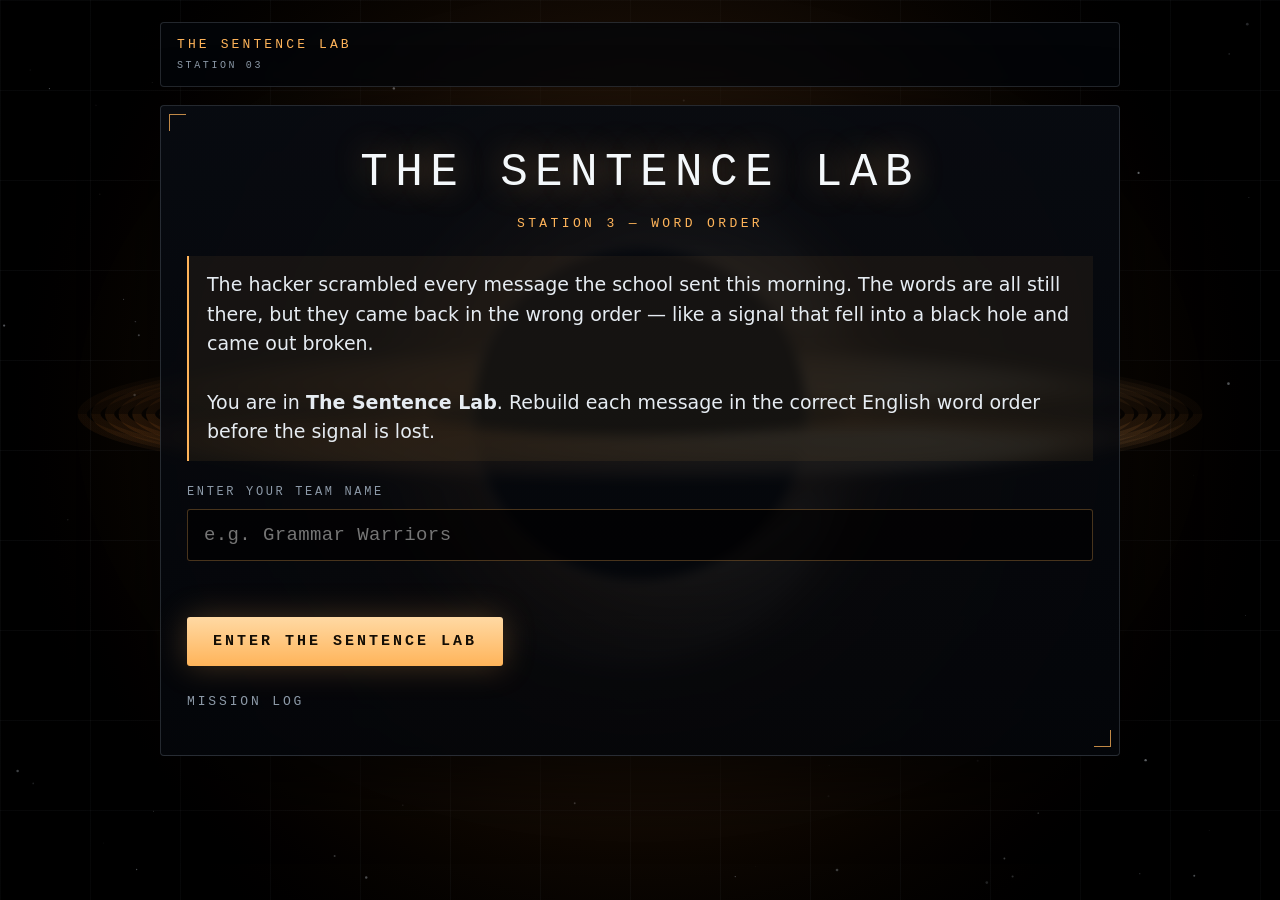
<file: 03-the-sentence-lab.html>
<!DOCTYPE html>
<html lang="en">
<head>
<meta charset="utf-8">
<meta name="viewport" content="width=device-width, initial-scale=1">
<title id="pageTitle">The Sentence Lab — Station 03</title>
<style>
/* ============================================================
   GRAMMAR ESCAPE-ROOM STATION 3 — "THE SENTENCE LAB"
   Interstellar skin: black-hole (Gargantua) canvas background,
   amber/white HUD panels, drag-and-drop word tiles.
   Same engine as Stations 1 & 2. No external fonts, images or
   libraries — it works offline.
   ============================================================ */

:root{
  --bg:#000000;
  --panel:rgba(4,6,10,.90);
  --panel-2:rgba(8,11,17,.93);
  --line:rgba(255,180,90,.26);
  --line-soft:rgba(205,222,240,.16);
  --text:#e6ecf2;
  --muted:#8d9aa8;
  --gold:#ffb45a;
  --gold-soft:#ffd9a3;
  --green:#7ce0b8;
  --green-dim:#2c6b58;
  --yellow:#ffc36b;
  --red:#ff5f52;
  --cyan:#a9c6dc;
  --mono:ui-monospace,"SFMono-Regular","JetBrains Mono","Cascadia Mono",Consolas,"Liberation Mono",monospace;
  --sans:"Segoe UI",Inter,system-ui,-apple-system,Roboto,Arial,sans-serif;
}

*{box-sizing:border-box}
html,body{height:100%}
body{
  margin:0;background:var(--bg);color:var(--text);
  font-family:var(--sans);font-size:19px;line-height:1.55;min-height:100%;
}

/* the canvas now renders the black hole (see the BLACK HOLE block in the script) */
#matrix{position:fixed;inset:0;z-index:0;opacity:1;pointer-events:none}

/* faint navigation grid */
.grid-overlay{
  position:fixed;inset:0;z-index:1;pointer-events:none;
  background-image:linear-gradient(rgba(205,222,240,.045) 1px,transparent 1px),
                   linear-gradient(90deg,rgba(205,222,240,.045) 1px,transparent 1px);
  background-size:90px 90px;
  mask-image:radial-gradient(circle at 50% 40%,transparent 0%,#000 68%);
  -webkit-mask-image:radial-gradient(circle at 50% 40%,transparent 0%,#000 68%);
}
/* cockpit-glass sheen */
.scanlines{
  position:fixed;inset:0;z-index:2;pointer-events:none;opacity:.6;
  background:radial-gradient(ellipse at 50% 46%,transparent 62%,rgba(0,0,0,.5) 100%);
}
.wrap{position:relative;z-index:3;max-width:1000px;margin:0 auto;padding:22px 20px 80px}

/* ---------- header ---------- */
header.topbar{
  display:flex;align-items:center;justify-content:space-between;gap:16px;
  border:1px solid var(--line-soft);border-radius:4px;
  background:rgba(4,6,10,.72);backdrop-filter:blur(6px);
  padding:12px 16px;margin-bottom:18px;
}
.brand{font-family:var(--mono);letter-spacing:.24em;font-size:13px;color:var(--gold);text-transform:uppercase}
.brand small{display:block;color:var(--muted);letter-spacing:.26em;font-size:10px;margin-top:3px}
.topright{display:flex;align-items:center;gap:12px}
#teamBadge{
  font-family:var(--mono);font-size:13px;letter-spacing:.14em;color:#0d0a05;
  background:linear-gradient(180deg,var(--gold-soft),var(--gold));
  border-radius:3px;padding:6px 14px;display:none;font-weight:700;
  box-shadow:0 0 22px rgba(255,180,90,.35);
}

/* ---------- progress rail ---------- */
.rail{display:flex;align-items:stretch;gap:10px;margin-bottom:18px}
.rail .step{
  position:relative;overflow:hidden;flex:1;
  border:1px solid var(--line-soft);border-radius:4px;background:rgba(4,6,10,.7);
  padding:10px 14px 12px;font-family:var(--mono);font-size:12px;letter-spacing:.2em;
  text-transform:uppercase;color:var(--muted);display:flex;align-items:center;gap:10px;transition:.25s;
}
.rail .step::after{content:"";position:absolute;left:0;right:0;bottom:0;height:2px;background:#1b232e;transition:.25s}
.rail .dot{width:8px;height:8px;border-radius:50%;background:#243040;flex:none}
.rail .step.g.active{color:var(--green);border-color:rgba(124,224,184,.45)}
.rail .step.g.active .dot{background:var(--green);box-shadow:0 0 12px var(--green)}
.rail .step.g.active::after{background:var(--green);box-shadow:0 0 14px var(--green)}
.rail .step.y.active{color:var(--yellow);border-color:rgba(255,195,107,.45)}
.rail .step.y.active .dot{background:var(--yellow);box-shadow:0 0 12px var(--yellow)}
.rail .step.y.active::after{background:var(--yellow);box-shadow:0 0 14px var(--yellow)}
.rail .step.r.active{color:var(--red);border-color:rgba(255,95,82,.45)}
.rail .step.r.active .dot{background:var(--red);box-shadow:0 0 12px var(--red)}
.rail .step.r.active::after{background:var(--red);box-shadow:0 0 14px var(--red)}
.rail .step.done{color:#b6c4d2;border-color:rgba(205,222,240,.24)}
.rail .step.done .dot{background:var(--green-dim)}
.rail .step.done::after{background:var(--green-dim)}

/* ---------- panels: HUD plates with corner brackets ---------- */
.panel{
  position:relative;border:1px solid var(--line-soft);border-radius:4px;
  background:linear-gradient(180deg,var(--panel-2),var(--panel));
  padding:28px 26px 30px;margin-bottom:18px;backdrop-filter:blur(6px);
  box-shadow:0 24px 70px rgba(0,0,0,.7);
}
.panel::before,.panel::after{
  content:"";position:absolute;width:16px;height:16px;border:1px solid var(--gold);opacity:.75;pointer-events:none;
}
.panel::before{top:8px;left:8px;border-right:0;border-bottom:0}
.panel::after{bottom:8px;right:8px;border-left:0;border-top:0}
.panel.green{border-color:rgba(124,224,184,.3)}
.panel.yellow{border-color:rgba(255,195,107,.3)}
.panel.red{border-color:rgba(255,95,82,.3)}

h1{
  font-family:var(--mono);font-size:clamp(28px,4.8vw,46px);letter-spacing:.16em;margin:.1em 0;
  color:#f4f8fb;text-shadow:0 0 34px rgba(255,180,90,.45);text-transform:uppercase;font-weight:400;
}
h2{font-family:var(--mono);font-size:20px;letter-spacing:.18em;text-transform:uppercase;margin:0 0 6px;font-weight:400}
h3{font-family:var(--mono);font-size:13px;letter-spacing:.22em;text-transform:uppercase;color:var(--muted);margin:0 0 14px;font-weight:400}
.sub{font-family:var(--mono);letter-spacing:.26em;color:var(--gold);text-transform:uppercase;font-size:13px}
.intro{
  border-left:2px solid var(--gold);background:rgba(255,180,90,.06);
  padding:14px 18px;margin:22px 0;font-size:19px;
}
.muted{color:var(--muted)}
.center{text-align:center}

/* ---------- controls ---------- */
label.fieldlabel{display:block;font-family:var(--mono);letter-spacing:.22em;text-transform:uppercase;font-size:12px;color:var(--muted);margin-bottom:8px}
input[type=text]{
  width:100%;font-family:var(--mono);font-size:19px;color:var(--gold-soft);
  background:rgba(0,0,0,.6);border:1px solid rgba(255,180,90,.28);border-radius:3px;
  padding:14px 16px;outline:none;letter-spacing:.02em;
}
input[type=text]:focus{border-color:var(--gold);box-shadow:0 0 0 3px rgba(255,180,90,.14)}
/* answers are whole sentences: the box is a full-width readout line */
input.blank{display:block;width:100%;min-width:0;margin:12px 0 0;font-size:18px;padding:12px 14px}
input.blank.ok{border-color:var(--green);color:var(--green);background:rgba(124,224,184,.08)}
input.blank.bad{border-color:var(--red);box-shadow:0 0 0 3px rgba(255,95,82,.14)}
input:disabled{opacity:1;cursor:not-allowed}
button{
  font-family:var(--mono);letter-spacing:.2em;text-transform:uppercase;font-size:15px;font-weight:700;
  color:#140d04;background:linear-gradient(180deg,var(--gold-soft),var(--gold));
  border:none;border-radius:3px;padding:16px 26px;cursor:pointer;
  box-shadow:0 0 32px rgba(255,180,90,.25);transition:.18s;
}
button:hover{filter:brightness(1.1);transform:translateY(-1px)}
button:active{transform:translateY(0)}
button.ghost{background:transparent;color:var(--text);border:1px solid var(--line-soft);box-shadow:none}
button.ghost:hover{border-color:var(--gold);color:var(--gold)}
button.yellow{background:linear-gradient(180deg,#ffdca2,#f5a623);color:#1d1400}
button.red{background:linear-gradient(180deg,#ff9d94,#e0392c);color:#210603}
button.danger{background:linear-gradient(180deg,#ff9d94,#e0392c);color:#210603}
.btnrow{display:flex;gap:12px;flex-wrap:wrap;margin-top:22px}
.err{color:var(--red);font-family:var(--mono);font-size:14px;margin-top:12px;min-height:22px}

/* ---------- questions ---------- */
.qlist{list-style:none;padding:0;margin:16px 0 0}
.qitem{
  border:1px solid var(--line-soft);border-radius:4px;background:rgba(3,5,9,.66);
  padding:16px 18px;margin-bottom:12px;display:flex;gap:14px;align-items:flex-start;
}
.qitem.ok{border-color:rgba(124,224,184,.45);background:rgba(124,224,184,.06)}
.qitem.bad{border-color:rgba(255,95,82,.45)}
.qnum{font-family:var(--mono);font-size:12px;color:var(--gold);min-width:36px;padding-top:6px;letter-spacing:.1em;opacity:.8}
.qbody{flex:1}
.qtext{font-size:18px;line-height:1.7;font-family:var(--mono);color:#cfd9e3;white-space:pre-line}
.mark{font-family:var(--mono);font-size:14px;margin-top:8px;min-height:20px;letter-spacing:.08em}
.mark.ok{color:var(--green)}
.mark.bad{color:var(--red)}
.counter{font-family:var(--mono);letter-spacing:.2em;text-transform:uppercase;color:var(--muted);font-size:13px}
.bigscore{font-family:var(--mono);font-size:clamp(26px,5.4vw,42px);letter-spacing:.08em;margin:6px 0}
.bar{height:6px;border-radius:2px;background:rgba(255,255,255,.07);overflow:hidden;margin:14px 0 6px}
.bar > i{display:block;height:100%;width:0;background:linear-gradient(90deg,#2c6b58,var(--green));transition:width .45s ease;box-shadow:0 0 14px rgba(124,224,184,.5)}
.bar.y > i{background:linear-gradient(90deg,#b57a1d,var(--yellow))}
.bar.r > i{background:linear-gradient(90deg,#8f2a22,var(--red))}

/* ---------- DRAG-AND-DROP WORD TILES ---------- */
.tilewrap{margin:6px 0 2px}
.slotline{
  display:flex;flex-wrap:wrap;gap:8px;align-items:center;
  min-height:60px;padding:10px 12px;border:1px dashed rgba(255,180,90,.45);border-radius:4px;
  background:linear-gradient(180deg,rgba(255,180,90,.07),rgba(255,180,90,.02));
  transition:.15s;
}
.slotline.over{border-color:var(--gold);background:rgba(255,180,90,.14);box-shadow:0 0 0 3px rgba(255,180,90,.12)}
.slothint{font-family:var(--mono);font-size:13px;letter-spacing:.1em;color:var(--muted);text-transform:uppercase}
.bank{
  display:flex;flex-wrap:wrap;gap:8px;align-items:center;margin-top:10px;
  padding:10px 12px;border:1px solid var(--line-soft);border-radius:4px;background:rgba(255,255,255,.02);transition:.15s;
}
.bank.over{border-color:var(--gold);background:rgba(255,180,90,.08)}
.bank::before{
  content:"WORD BANK";flex-basis:100%;font-family:var(--mono);font-size:11px;
  letter-spacing:.24em;color:var(--muted);margin-bottom:2px;
}
.bank:empty::before{content:"WORD BANK — EMPTY"}
.tile{
  font-family:var(--mono);font-size:16px;letter-spacing:.02em;color:var(--gold-soft);
  background:linear-gradient(180deg,rgba(255,180,90,.16),rgba(255,180,90,.06));
  border:1px solid rgba(255,180,90,.45);border-radius:3px;
  padding:8px 12px;cursor:grab;user-select:none;transition:.12s;white-space:nowrap;
}
.tile:hover{background:rgba(255,180,90,.26);border-color:var(--gold);transform:translateY(-1px)}
.tile:active{cursor:grabbing}
.tile.placed{color:#0f0a04;background:linear-gradient(180deg,var(--gold-soft),var(--gold));border-color:var(--gold-soft);font-weight:700}
.tile.dragging{opacity:.35}
.tiletools{margin-top:10px;display:flex;align-items:center;gap:14px;flex-wrap:wrap}
.tilehint{font-family:var(--mono);font-size:11px;letter-spacing:.18em;text-transform:uppercase;color:var(--muted)}
.tilereset{
  font-family:var(--mono);font-size:11px;letter-spacing:.18em;padding:6px 12px;
  background:transparent;color:var(--muted);border:1px solid var(--line-soft);box-shadow:none;border-radius:3px;
}
.tilereset:hover{color:var(--gold);border-color:var(--gold);transform:none}
input.blank{font-size:17px;color:var(--gold-soft)}

/* ---------- answer review ---------- */
.fill{font-family:var(--mono);font-weight:700;padding:2px 8px;border-radius:3px}
.fill.good{color:var(--green);background:rgba(124,224,184,.12);border:1px solid rgba(124,224,184,.4)}
.alsook{font-family:var(--mono);font-size:14px;color:var(--green);margin-top:8px;opacity:.9;white-space:normal}
.yours{font-family:var(--mono);font-size:15px;color:var(--red);margin-top:6px}
.yours.ok{color:var(--green)}
.review-note{border-left:2px solid var(--gold);background:rgba(255,180,90,.06);padding:12px 16px;font-size:16px;margin:16px 0}

/* ---------- clue ---------- */
.clue-card{
  position:relative;border:1px solid var(--gold);border-radius:4px;
  background:radial-gradient(circle at 50% 45%,rgba(255,180,90,.20),rgba(255,180,90,.03) 70%);
  padding:32px;text-align:center;margin:24px 0;
  box-shadow:0 0 70px rgba(255,180,90,.18) inset,0 0 40px rgba(255,180,90,.12);
  animation:pop .5s ease;
}
@keyframes pop{from{opacity:0;transform:scale(.96)}to{opacity:1;transform:scale(1)}}
.clue-word{
  font-family:var(--mono);font-size:clamp(34px,8vw,64px);letter-spacing:.3em;color:var(--gold-soft);
  text-shadow:0 0 40px rgba(255,180,90,.7);
}

/* ---------- summary ---------- */
.rows{margin:18px 0}
.row{display:flex;justify-content:space-between;gap:16px;border-bottom:1px solid rgba(141,154,168,.18);padding:12px 2px;font-size:18px}
.row b{font-family:var(--mono)}
.total{font-family:var(--mono);font-size:clamp(24px,4.6vw,38px);color:var(--gold);letter-spacing:.1em;margin-top:14px;text-shadow:0 0 28px rgba(255,180,90,.4)}
table{width:100%;border-collapse:collapse;font-family:var(--mono);font-size:15px;margin-top:12px}
th,td{border-bottom:1px solid rgba(141,154,168,.18);padding:10px 8px;text-align:right}
th:first-child,td:first-child{text-align:left}
th{color:var(--muted);text-transform:uppercase;letter-spacing:.16em;font-size:11px}
tr.win td{color:var(--gold)}
.tags{display:flex;flex-wrap:wrap;gap:8px;margin-top:12px}
.tag{font-family:var(--mono);font-size:13px;border:1px solid var(--line);border-radius:3px;padding:5px 12px;color:var(--gold-soft);background:rgba(255,180,90,.06)}

/* ---------- teacher modal ---------- */
.modal{position:fixed;inset:0;z-index:50;background:rgba(0,0,0,.86);backdrop-filter:blur(3px);display:none;align-items:flex-start;justify-content:center;padding:40px 16px;overflow:auto}
.modal.open{display:flex}
.modal .box{max-width:820px;width:100%;border:1px solid var(--line);border-radius:4px;background:#05070b;padding:26px}
.hidden{display:none !important}
.filestatus{font-family:var(--mono);font-size:13px;color:var(--muted);margin-top:10px}
@media (max-width:680px){
  body{font-size:17px}
  .rail{flex-direction:column}
  .qtext{font-size:16px}
  .tile{font-size:15px;padding:9px 11px}
  .slothint{font-size:11px}
}
@media (prefers-reduced-motion:reduce){
  *{animation:none !important;transition:none !important}
}

/* teacher's force-finish button (engine feature) */
.finish-btn{
  font-family:var(--mono);font-size:11px;letter-spacing:.18em;text-transform:uppercase;font-weight:700;
  background:transparent;color:var(--red);border:1px solid rgba(255,95,82,.5);
  border-radius:3px;padding:8px 14px;cursor:pointer;transition:.15s;box-shadow:none;
}
.finish-btn:hover{background:rgba(255,95,82,.14);border-color:var(--red);color:var(--red);transform:none}
</style>
</head>
<body>
<canvas id="matrix"></canvas>
<div class="grid-overlay"></div>
<div class="scanlines"></div>

<div class="wrap">
  <header class="topbar">
    <div class="brand"><span id="brandName">Grammar Station</span><small id="brandStation">Station 00</small></div>
    <div class="topright">
      <span id="teamBadge"></span>
      <button class="finish-btn hidden" id="finishStationBtn">Finish the station</button>
    </div>
  </header>

  <div class="rail" id="rail">
    <div class="step g" id="railG"><span class="dot"></span><span id="railGLabel">Green</span></div>
    <div class="step y" id="railY"><span class="dot"></span><span id="railYLabel">Yellow</span></div>
    <div class="step r" id="railR"><span class="dot"></span><span id="railRLabel">Red</span></div>
  </div>

  <!-- ============ START ============ -->
  <section class="panel" id="screen-start">
    <div class="center">
      <h1 id="startTitle">Grammar Station</h1>
      <div class="sub" id="startSubtitle">Station 00 — Grammar Topic</div>
    </div>
    <div class="intro" id="introText">
      Write two short story lines here.
    </div>
    <label class="fieldlabel" for="teamInput">Enter your team name</label>
    <input type="text" id="teamInput" autocomplete="off" spellcheck="false" placeholder="e.g. Grammar Warriors">
    <div class="err" id="startErr"></div>
    <div class="btnrow"><button id="startBtn"></button></div>
    <div style="margin-top:26px">
      <h3 style="margin-bottom:8px">Mission log</h3>
      <div class="tags" id="teamsList"></div>
    </div>
  </section>

  <!-- ============ GREEN ============ -->
  <section class="panel green hidden" id="screen-green">
    <h2 style="color:var(--green)" id="greenTitle">Green</h2>
    <h3 id="greenSubheading">Complete the mission</h3>
    <p class="muted" style="font-size:17px" id="greenInstructions">Fill in every gap. You may try as many times as you need. Correct answers lock automatically.</p>
    <div class="bar"><i id="greenBar"></i></div>
    <div class="counter" id="greenCounter">0 / 0</div>
    <ul class="qlist" id="greenList"></ul>
    <div class="err" id="greenMsg"></div>
    <div class="btnrow"><button id="greenCheck">Check answers</button></div>
  </section>

  <!-- ============ CLUE ============ -->
  <section class="panel green hidden" id="screen-clue">
    <div class="center">
      <h1 style="font-size:clamp(26px,5vw,40px)" id="greenCompleteHeadline">Green completed</h1>
      <div class="sub">Green completed — 10 / 10</div>
      <div class="clue-card">
        <h3 style="margin-bottom:6px">Clue unlocked</h3>
        <div class="clue-word" id="clueWord"></div>
        <p style="margin:14px 0 0;font-size:16px;color:var(--red);font-weight:700">Write this clue down. You will need it at the end of the escape room.</p>
      </div>
      <p class="muted" style="font-size:17px">Green gives <b>0 competition points</b>. Points start now.</p>
      <div class="btnrow" style="justify-content:center"><button class="yellow" id="toYellow">Continue to Yellow</button></div>
    </div>
  </section>

  <!-- ============ YELLOW ============ -->
  <section class="panel yellow hidden" id="screen-yellow">
    <h2 style="color:var(--yellow)" id="yellowTitle">Yellow</h2>
    <h3><span id="yellowCounter">Question 1 / 5</span> &nbsp;·&nbsp; +1 point per correct answer</h3>
    <div class="bar y"><i id="yellowBar"></i></div>
    <p class="muted" style="font-size:16px">One attempt only. Your first answer counts.</p>
    <div id="yellowQ" class="qtext" style="margin:22px 0 6px"></div>
    <div class="err" id="yellowErr"></div>
    <div class="btnrow"><button class="yellow" id="yellowSubmit">Submit answer</button></div>
  </section>

  <!-- ============ YELLOW REVIEW ============ -->
  <section class="panel yellow hidden" id="screen-yellow-review">
    <h2 style="color:var(--yellow)">Yellow — correct answers</h2>
    <h3 id="yellowReviewTopic">Grammar topic</h3>
    <div class="center bigscore" style="color:var(--yellow);font-size:clamp(22px,3.4vw,32px)" id="yellowScoreBig"></div>
    <div class="review-note">Read the correct version of every sentence. Your Yellow score is already saved and cannot change.</div>
    <ul class="qlist" id="yellowReview"></ul>
    <div class="btnrow"><button class="red" id="toRed">Continue to Red</button></div>
  </section>

  <!-- ============ RED ============ -->
  <section class="panel red hidden" id="screen-red">
    <h2 style="color:var(--red)" id="redTitle">Red</h2>
    <h3><span id="redCounter">Question 1 / 5</span> &nbsp;·&nbsp; +2 points per correct answer</h3>
    <div class="bar r"><i id="redBar"></i></div>
    <p class="muted" style="font-size:16px">One attempt only. Your first answer counts.</p>
    <div id="redQ" class="qtext" style="margin:22px 0 6px"></div>
    <div class="err" id="redErr"></div>
    <div class="btnrow"><button class="red" id="redSubmit">Submit answer</button></div>
  </section>

  <!-- ============ RED REVIEW ============ -->
  <section class="panel red hidden" id="screen-red-review">
    <h2 style="color:var(--red)">Red — correct answers</h2>
    <h3 id="redReviewTopic">Grammar topic</h3>
    <div class="center bigscore" style="color:var(--red);font-size:clamp(22px,3.4vw,32px)" id="redScoreBig"></div>
    <div class="review-note">Read the correct version of every sentence. Your Red score is already saved and cannot change.</div>
    <ul class="qlist" id="redReview"></ul>
    <div class="btnrow"><button id="toEnd">See final score</button></div>
  </section>

  <!-- ============ END ============ -->
  <section class="panel hidden" id="screen-end">
    <div class="center">
      <div class="sub" style="margin-bottom:4px" id="endStationLabel">Station 00</div>
      <h1 style="font-size:clamp(24px,4.6vw,38px)" id="missionCompleteHeadline">Station mission completed</h1>
      <div class="sub" id="endTeam"></div>
    </div>
    <div class="rows" id="endRows"></div>
    <div class="center total" id="endTotal"></div>
    <div class="center" id="allDone"></div>
    <div class="btnrow" style="justify-content:center">
      <button id="nextTeam">Next team →</button>
      <button class="ghost" id="endExport">Save results.md</button>
    </div>
  </section>
</div>


<script>
/* ==================================================================
   ██  EDIT YOUR CONTENT HERE — SECTION 1: IDENTITY & LABELS  ██
   ------------------------------------------------------------------
   Everything in CONFIG controls the station's name, story framing and
   on-screen wording. None of it affects scoring or game logic — it is
   pure text/HTML that gets written into the page when the game boots.
   ================================================================== */
const CONFIG = {
  gameName: "The Sentence Lab",
  stationLabel: "Station 03",
  subtitle: "Station 3 — Word Order",
  introHTML: "The hacker scrambled every message the school sent this morning. " +
             "The words are all still there, but they came back in the wrong order — like a signal that fell into a black hole and came out broken.<br><br>" +
             "You are in <b>The Sentence Lab</b>. Rebuild each message in the correct English word order before the signal is lost.",

  green: {
    railLabel: "Green — Basic word order",
    panelTitle: "Green — Basic word order",
    subheading: "Damaged transmissions · Subject – Verb – Object – Place – Time",
    instructionsHTML: "<b>Drag the word tiles</b> into the line above them — or just tap them — until the message is in the correct order. " +
                      "You can drag tiles around to change their order, and <b>Reset words</b> starts that sentence again. " +
                      "You may check as many times as you need; a correct message locks itself.",
    progressLabel: "Messages restored",
    completeHeadline: "All messages restored"
  },
  yellow: {
    railLabel: "Yellow — Adverbs, negatives, questions",
    panelTitle: "Yellow — Adverbs, negatives and questions",
    reviewTopic: "Adverbs, negatives and questions"
  },
  red: {
    railLabel: "Red — Subordinate clauses",
    panelTitle: "Red — Subordinate clauses and complex word order",
    reviewTopic: "Subordinate clauses and complex word order"
  },

  missionCompleteHeadline: "Transmission restored",
  allTeamsHeadline: "Every team has been through the lab",
  startButtonLabel: "Enter the Sentence Lab"
};

/* ==================================================================
   ██  EDIT YOUR CONTENT HERE — SECTION 2: QUESTIONS  ██
   ------------------------------------------------------------------
   HOW A QUESTION WORKS
   --------------------
   "question"  the text shown above the answer box. The  ___  (three
               underscores) becomes the answer box itself.
   "chunks"    OPTIONAL. If present, the question becomes a
               DRAG-AND-DROP task: each string is one word tile, and
               the assembled sentence is written into the answer box.
               Green and Yellow have chunks; Red does not, so Red is
               typed by hand. Delete a "chunks" line to turn that one
               question back into a typing task.
   "answers"   the accepted sentence(s), wrapped in ok().
   "also"      OPTIONAL. A second correct word order, printed under the
               model answer on the review screen as "Also correct: ...".
               It does not affect marking — list it in ok() as well.

   ok("Sentence one.", "A second acceptable order.")
   automatically also accepts each sentence written WITHOUT its final
   full stop / question mark. COMMAS ARE IGNORED COMPLETELY — a team
   may leave them out or add extra ones and still be marked correct. The FIRST sentence you list is the one
   shown as the model answer on the review screens, so write that one
   with correct punctuation.

   Checking also ignores CAPITAL letters and extra spaces.

   SCORING: one question = one score unit.
     Green  = 0 competition points (but must reach 10/10 to get the clue)
     Yellow = +1 point per fully correct question
     Red    = +2 points per fully correct question
   ================================================================== */

function ok(){
  const out = [];
  for (const s of arguments) out.push(s, s.replace(/[.?!]+$/, ""));
  return out.filter((v, i) => out.indexOf(v) === i);
}

const stationData = {

  /* ---- THE STATION CLUE (shown after Green 10/10) ---- */
  clue: "THE",

  /* ---- 🟢 GREEN — 10 questions — drag & drop — mandatory, 0 points ---- */
  green: [
    { question: "___",
      chunks: ["the police", "several students", "officers", "interviewed", "in the school office"],
      answers: ok("The police officers interviewed several students in the school office.",
                  "In the school office, the police officers interviewed several students.") },

    { question: "___",
      chunks: ["Morten", "all", "the next lesson", "the classroom computers", "checked", "before"],
      answers: ok("Morten checked all the classroom computers before the next lesson.",
                  "Before the next lesson, Morten checked all the classroom computers.") },

    { question: "___",
      chunks: ["explained", "the first", "language challenge", "to the students", "Bohdana"],
      answers: ok("Bohdana explained the first language challenge to the students.") },

    { question: "___",
      chunks: ["several", "German task cards", "Rico", "placed", "on the tables"],
      answers: ok("Rico placed several German task cards on the tables.") },

    { question: "___",
      chunks: ["Eva", "the game", "the teams", "gave", "their instructions", "before"],
      answers: ok("Eva gave the teams their instructions before the game.",
                  "Before the game, Eva gave the teams their instructions.") },

    { question: "___",
      chunks: ["another", "suspicious", "discovered", "in the computer room", "one of the students", "message"],
      answers: ok("One of the students discovered another suspicious message in the computer room.",
                  "In the computer room, one of the students discovered another suspicious message.") },

    { question: "___",
      chunks: ["mysterious", "USB stick", "took", "for further investigation", "the", "the police"],
      answers: ok("The police took the mysterious USB stick for further investigation.") },

    { question: "___",
      chunks: ["a backup copy", "deleted files", "Morten", "found", "on another server", "of some"],
      answers: ok("Morten found a backup copy of some deleted files on another server.") },

    { question: "___",
      chunks: ["the hacker", "inside", "several", "hidden clues", "placed", "the language challenges"],
      answers: ok("The hacker placed several hidden clues inside the language challenges.") },

    { question: "___",
      chunks: ["Tommy", "the strange message", "to the police", "showed", "after the first lesson"],
      answers: ok("Tommy showed the strange message to the police after the first lesson.",
                  "After the first lesson, Tommy showed the strange message to the police.") }
  ],

  /* ---- 🟡 YELLOW — drag & drop — +1 point each ---- */
  yellow: [
    { question: "Build the sentence in the correct order: ___",
      chunks: ["before opening them", "carefully", "Morten", "always", "checks", "unknown USB sticks"],
      answers: ok("Morten always checks unknown USB sticks carefully before opening them.",
                  "Morten always carefully checks unknown USB sticks before opening them."), points: 1 },

    { question: "Build the sentence in the correct order: ___",
      chunks: ["yet", "not", "the students", "have", "received", "the final clue"],
      answers: ok("The students have not received the final clue yet.",
                  "The students haven't received the final clue yet."), points: 1 },

    { question: "Build the sentence in the correct order: ___",
      chunks: ["already", "the police", "have", "interviewed", "Tommy and Stina"],
      answers: ok("The police have already interviewed Tommy and Stina."), points: 1 },

    { question: "Build the question in the correct order: ___",
      chunks: ["in German", "why", "the hacker", "create", "did", "some of the challenges", "?"],
      answers: ok("Why did the hacker create some of the challenges in German?"), points: 1 },

    { question: "Build the question in the correct order: ___",
      chunks: ["files", "where", "Morten", "stored", "has", "the backup", "?"],
      answers: ok("Where has Morten stored the backup files?"), points: 1 }
  ],

  /* ---- 🔴 RED — typed by hand (no chunks) — +2 points each ---- */
  red: [
    { question: "Put the words in the correct order:\ndecided / a backup of the files / Tommy / not to close the school / because / had found / Morten ___",
      answers: ok("Tommy decided not to close the school because Morten had found a backup of the files."), points: 2 },

    { question: "Put the words in the correct order:\nEva, Bohdana and Rico / while / continued / the police officers / questioning the staff / were preparing the stations ___",
      answers: ok("The police officers continued questioning the staff while Eva, Bohdana and Rico were preparing the stations.",
                  "While Eva, Bohdana and Rico were preparing the stations, the police officers continued questioning the staff."),
      also: "While Eva, Bohdana and Rico were preparing the stations, the police officers continued questioning the staff.",
      points: 2 },

    { question: "Put the words in the correct order:\nto the school network / Morten / the USB stick / looked harmless / although / refused / to connect it ___",
      answers: ok("Although the USB stick looked harmless, Morten refused to connect it to the school network.",
                  "Morten refused to connect it to the school network although the USB stick looked harmless."), points: 2 },

    { question: "Put the words in the correct order:\nthey / were connected / after / had completed several challenges / began / to understand / the students / how the clues ___",
      answers: ok("After the students had completed several challenges, they began to understand how the clues were connected.",
                  "The students began to understand how the clues were connected after they had completed several challenges."), points: 2 },

    { question: "Put the words in the correct order:\nthe teams / they / will be able / to discover / collect all the clues / where the final message is hidden / if ___",
      answers: ok("If the teams collect all the clues, they will be able to discover where the final message is hidden.",
                  "The teams will be able to discover where the final message is hidden if they collect all the clues."), points: 2 }
  ]
};

/* ---- Other settings a teacher might want to change ---- */
const TOTAL_TEAMS   = 10;                              // how many teams play this station
const STORAGE_KEY   = "sentenceLabStation3Results_v1"; // must be unique per station file
const RESULTS_TITLE = "# Station 3 — The Sentence Lab Results";

/* ==================================================================
   ██  GAME ENGINE — you do not need to edit below this line  ██
   ================================================================== */

/* ==================================================================
   DRAG-AND-DROP WORD TILES  (Green + Yellow only)
   ------------------------------------------------------------------
   Any question that has a "chunks" array gets a word bank + an
   assembly line above its answer box. Dragging or clicking a tile
   writes the assembled sentence into that same answer box, so the
   original checking / locking / scoring engine is untouched — the
   box can still be typed in directly if a team prefers.
   Red questions have no "chunks", so they stay typed.
   ================================================================== */
let TILES = {};

function joinChunks(list){
  return list.join(" ").replace(/\s+([?!.,;:])/g, "$1").replace(/\s+/g, " ").trim();
}

function wireTiles(){
  document.querySelectorAll(".tilewrap").forEach(w => { if (!w.dataset.ready) buildTiles(w); });
}

function buildTiles(wrap){
  const tier = wrap.dataset.tier, qi = +wrap.dataset.qi, key = wrap.dataset.input;
  const q = (stationData[tier] || [])[qi];
  const input = $(key);
  if (!q || !q.chunks || !input) return;
  wrap.dataset.ready = "1";

  if (input.disabled){ wrap.style.display = "none"; return; }   // locked / correct
  if (!TILES[key]) TILES[key] = { placed: [], bank: q.chunks.map((c, i) => i) };

  const paint = (writeInput) => {
    const st = TILES[key];
    wrap.innerHTML = "";

    const line = document.createElement("div");
    line.className = "slotline";
    if (!st.placed.length){
      const hint = document.createElement("span");
      hint.className = "slothint";
      hint.textContent = "Drag or tap the words below to build the sentence here";
      line.appendChild(hint);
    }
    st.placed.forEach(ci => line.appendChild(tileEl(ci, true)));

    const bank = document.createElement("div");
    bank.className = "bank";
    st.bank.forEach(ci => bank.appendChild(tileEl(ci, false)));

    const tools = document.createElement("div");
    tools.className = "tiletools";
    const hint = document.createElement("span");
    hint.className = "tilehint";
    hint.textContent = "Your sentence ↓ (you can also type in it)";
    tools.appendChild(hint);
    const reset = document.createElement("button");
    reset.type = "button"; reset.className = "tilereset"; reset.textContent = "Reset words";
    reset.addEventListener("click", () => {
      st.bank = q.chunks.map((c, i) => i); st.placed = []; paint(true);
    });
    tools.appendChild(reset);

    wrap.append(line, bank, tools);
    if (writeInput) input.value = joinChunks(st.placed.map(i => q.chunks[i]));
  };

  function tileEl(ci, isPlaced){
    const el = document.createElement("span");
    el.className = "tile" + (isPlaced ? " placed" : "");
    el.textContent = q.chunks[ci];
    el.draggable = true;
    el.addEventListener("dragstart", e => {
      el.classList.add("dragging");
      e.dataTransfer.effectAllowed = "move";
      e.dataTransfer.setData("text/plain", key + "|" + ci + "|" + (isPlaced ? "p" : "b"));
    });
    el.addEventListener("dragend", () => el.classList.remove("dragging"));
    el.addEventListener("click", () => {
      const st = TILES[key];
      if (isPlaced){
        st.placed.splice(st.placed.indexOf(ci), 1);
        st.bank.push(ci); st.bank.sort((a, b) => a - b);
      } else {
        st.bank.splice(st.bank.indexOf(ci), 1);
        st.placed.push(ci);
      }
      paint(true);
    });
    return el;
  }

  function insertIndexAt(line, x, y){
    const els = [...line.querySelectorAll(".tile")];
    for (let i = 0; i < els.length; i++){
      const r = els[i].getBoundingClientRect();
      if (y < r.bottom && x < r.left + r.width / 2) return i;
    }
    return els.length;
  }

  wrap.addEventListener("dragover", e => {
    const line = e.target.closest(".slotline"), bank = e.target.closest(".bank");
    if (line || bank){ e.preventDefault(); (line || bank).classList.add("over"); }
  });
  wrap.addEventListener("dragleave", e => {
    const z = e.target.closest(".slotline, .bank"); if (z) z.classList.remove("over");
  });
  wrap.addEventListener("drop", e => {
    const data = (e.dataTransfer.getData("text/plain") || "").split("|");
    if (data[0] !== key) return;
    e.preventDefault();
    const ci = +data[1], fromPlaced = data[2] === "p";
    const st = TILES[key];
    const line = e.target.closest(".slotline"), bank = e.target.closest(".bank");
    if (line){
      if (fromPlaced) st.placed.splice(st.placed.indexOf(ci), 1);
      else st.bank.splice(st.bank.indexOf(ci), 1);
      st.placed.splice(insertIndexAt(line, e.clientX, e.clientY), 0, ci);
      paint(true);
    } else if (bank && fromPlaced){
      st.placed.splice(st.placed.indexOf(ci), 1);
      st.bank.push(ci); st.bank.sort((a, b) => a - b);
      paint(true);
    }
  });

  paint(false);   // never overwrite an answer that was typed by hand
}

/* ---------- small helpers ---------- */
const $  = (id) => document.getElementById(id);
const norm = (s) => String(s||"")
  .replace(/[‘’ʼ´`]/g, "'")   // curly apostrophes -> '
  .replace(/,/g, " ")         // commas are ignored completely
  .replace(/\s+/g, " ")
  .trim()
  .toLowerCase();

/** Normalise a question's answers into an array of blanks: [[a,b],[c]] */
function blanksOf(q){
  const a = q.answers;
  if (!Array.isArray(a)) return [[String(a)]];
  return Array.isArray(a[0]) ? a : [a];
}
function isAccepted(value, accepted){
  const v = norm(value);
  return accepted.some(x => norm(x) === v);
}
function two(n){ return String(n).padStart(2,"0"); }
function clockString(d){ return two(d.getHours())+":"+two(d.getMinutes())+":"+two(d.getSeconds()); }
function durationString(ms){
  const s = Math.max(0, Math.round(ms/1000));
  return two(Math.floor(s/60))+":"+two(s%60);
}
function esc(s){ return String(s).replace(/[<>&]/g, c => ({"<":"&lt;",">":"&gt;","&":"&amp;"}[c])); }

/* ---------- persistent results ---------- */
function loadResults(){
  try { return JSON.parse(localStorage.getItem(STORAGE_KEY)) || []; }
  catch(e){ return []; }
}
function saveResults(list){
  try { localStorage.setItem(STORAGE_KEY, JSON.stringify(list)); }
  catch(e){ console.warn("localStorage unavailable", e); }
}
function buildMarkdown(){
  const list = loadResults();
  let md = RESULTS_TITLE + "\n\n";
  md += "_" + list.length + " team(s) recorded. Winner = Yellow + Red points only._\n\n";
  list.forEach(r => {
    md += "## " + r.team + "\n";
    md += "- Green: " + r.greenCorrect + " / " + r.greenTotal + "\n";
    md += "- Green attempts: " + r.greenAttempts + "\n";
    md += "- Clue earned: " + (r.clue ? "Yes" : "No") + "\n";
    md += "- Yellow correct: " + r.yellowCorrect + "\n";
    md += "- Yellow points: " + r.yellowPoints + "\n";
    md += "- Red correct: " + r.redCorrect + "\n";
    md += "- Red points: " + r.redPoints + "\n";
    md += "- Total score: " + r.total + "\n";
    md += "- Start time: " + r.start + "\n";
    md += "- Finish time: " + r.finish + "\n";
    md += "- Duration: " + r.duration + "\n";
    md += "\n---\n\n";
  });
  const ranked = [...list].sort((a,b) => b.total - a.total);
  if (ranked.length){
    md += "## Scoreboard (Yellow + Red)\n\n";
    md += "| Team | Yellow | Red | Total |\n| --- | ---: | ---: | ---: |\n";
    ranked.forEach(r => { md += "| " + r.team + " | " + r.yellowPoints + " | " + r.redPoints + " | " + r.total + " |\n"; });
    const best = ranked[0].total;
    const winners = ranked.filter(r => r.total === best).map(r => r.team);
    md += "\n**" + (winners.length > 1 ? "Tied leaders" : "Winner") + ": " + winners.join(", ") + " — " + best + " points**\n";
  }
  return md;
}

/* ---------- results.md file handle (File System Access API) ---------- */
let fileHandle = null;
const IDB_NAME = "sentenceLabStation3", IDB_STORE = "handles";
function idb(){
  return new Promise((res, rej) => {
    const r = indexedDB.open(IDB_NAME, 1);
    r.onupgradeneeded = () => r.result.createObjectStore(IDB_STORE);
    r.onsuccess = () => res(r.result);
    r.onerror = () => rej(r.error);
  });
}
async function idbSet(k,v){ try{ const db=await idb(); await new Promise((res,rej)=>{const t=db.transaction(IDB_STORE,"readwrite");t.objectStore(IDB_STORE).put(v,k);t.oncomplete=res;t.onerror=()=>rej(t.error);}); }catch(e){} }
async function idbGet(k){ try{ const db=await idb(); return await new Promise((res,rej)=>{const t=db.transaction(IDB_STORE,"readonly");const q=t.objectStore(IDB_STORE).get(k);q.onsuccess=()=>res(q.result);q.onerror=()=>rej(q.error);}); }catch(e){ return null; } }

const fsSupported = (typeof window.showSaveFilePicker === "function");

async function pickResultsFile(){
  if (!fsSupported){
    alert("This browser cannot write files directly.\nUse EXPORT RESULTS.MD instead — it downloads the complete file with every team.");
    return;
  }
  try{
    fileHandle = await window.showSaveFilePicker({
      suggestedName: "results.md",
      types: [{ description: "Markdown", accept: { "text/markdown": [".md"] } }]
    });
    await idbSet("resultsFile", fileHandle);
    await writeResultsFile();
    updateFileStatus();
  }catch(e){ /* user cancelled */ }
}
async function writeResultsFile(){
  if (!fileHandle) return false;
  try{
    const perm = await fileHandle.queryPermission({ mode:"readwrite" });
    if (perm !== "granted"){
      const req = await fileHandle.requestPermission({ mode:"readwrite" });
      if (req !== "granted") return false;
    }
    const w = await fileHandle.createWritable();
    await w.write(buildMarkdown());
    await w.close();
    return true;
  }catch(e){ console.warn("write failed", e); return false; }
}
function downloadResults(){
  const blob = new Blob([buildMarkdown()], { type:"text/markdown;charset=utf-8" });
  const url = URL.createObjectURL(blob);
  const a = document.createElement("a");
  a.href = url; a.download = "results.md";
  document.body.appendChild(a); a.click(); a.remove();
  setTimeout(() => URL.revokeObjectURL(url), 2000);
}
function updateFileStatus(){
  const el = $("fileStatus");
  if (!el) return;
  if (fileHandle) el.textContent = "results.md is connected — it is rewritten automatically after every team.";
  else if (fsSupported) el.textContent = "No results file selected yet. Click SELECT RESULTS FILE once at the start of the lesson, or just export at the end.";
  else el.textContent = "This browser cannot write files directly (that is fine). Use EXPORT RESULTS.MD — the download always contains every team.";
}

/* ---------- game state ---------- */
let S = null;
function freshState(team){
  return {
    team,
    startedAt: Date.now(),
    startClock: clockString(new Date()),
    greenAttempts: 0,
    greenLocked: stationData.green.map(q => blanksOf(q).map(() => false)),
    greenValues: stationData.green.map(q => blanksOf(q).map(() => "")),
    greenDone: false,
    yellowIndex: 0, yellowCorrect: 0, yellowPoints: 0, yellowGiven: [], yellowRight: [],
    redIndex: 0,    redCorrect: 0,    redPoints: 0,    redGiven: [],    redRight: []
  };
}

/* ---------- screens ---------- */
const SCREENS = ["screen-start","screen-green","screen-clue","screen-yellow","screen-yellow-review","screen-red","screen-red-review","screen-end"];
function show(id){
  SCREENS.forEach(s => $(s).classList.toggle("hidden", s !== id));
  const map = { "screen-green":"g", "screen-clue":"g", "screen-yellow":"y", "screen-yellow-review":"y", "screen-red":"r", "screen-red-review":"r" };
  ["railG","railY","railR"].forEach(r => $(r).classList.remove("active","done"));
  const cur = map[id];
  if (cur === "g"){ $("railG").classList.add("active"); }
  if (cur === "y"){ $("railG").classList.add("done"); $("railY").classList.add("active"); }
  if (cur === "r"){ $("railG").classList.add("done"); $("railY").classList.add("done"); $("railR").classList.add("active"); }
  if (id === "screen-end"){ ["railG","railY","railR"].forEach(r => $(r).classList.add("done")); }
  $("rail").style.display = (id === "screen-start") ? "none" : "flex";
  window.scrollTo({ top:0, behavior:"smooth" });
}

/** Build the sentence HTML, replacing every ___ with an input. */
function renderQuestion(q, idPrefix, values, locked, meta){
  const parts = q.question.split("___");
  let html = "";
  for (let i = 0; i < parts.length; i++){
    html += esc(parts[i]);
    if (i < parts.length - 1){
      const v = values ? esc(values[i] || "") : "";
      const isLocked = locked && locked[i];
      if (meta && q.chunks && i === 0){
        html += '<div class="tilewrap" data-tier="' + meta.tier + '" data-qi="' + meta.qi + '" data-input="' + idPrefix + "_" + i + '"></div>';
      }
      html += '<input type="text" class="blank' + (isLocked ? " ok" : "") + '" autocomplete="off" spellcheck="false" ' +
              'id="' + idPrefix + "_" + i + '" value="' + v + '"' + (isLocked ? " disabled" : "") + '>';
    }
  }
  return html;
}

/* ================= GREEN ================= */
function renderGreen(feedback){
  const list = $("greenList");
  list.innerHTML = "";
  stationData.green.forEach((q, qi) => {
    const li = document.createElement("li");
    li.className = "qitem";
    const state = feedback ? feedback[qi] : null;
    if (state === true) li.classList.add("ok");
    if (state === false) li.classList.add("bad");
    li.innerHTML =
      '<div class="qnum">' + two(qi+1) + '</div>' +
      '<div class="qbody"><div class="qtext">' +
        renderQuestion(q, "g"+qi, S.greenValues[qi], S.greenLocked[qi], { tier:"green", qi:qi }) +
      '</div><div class="mark ' + (state === true ? "ok" : state === false ? "bad" : "") + '">' +
        (state === true ? "✓ Correct" : state === false ? "✗ Try again" : "") +
      '</div></div>';
    list.appendChild(li);
  });
  wireTiles();
  updateGreenCounter();
}
function greenQuestionCorrect(qi){
  return S.greenLocked[qi].every(Boolean);
}
function updateGreenCounter(){
  const n = stationData.green.filter((q,i) => greenQuestionCorrect(i)).length;
  $("greenCounter").textContent = CONFIG.green.progressLabel + ": " + n + " / " + stationData.green.length;
  $("greenBar").style.width = (100 * n / stationData.green.length) + "%";
  return n;
}
function readGreenInputs(){
  stationData.green.forEach((q, qi) => {
    blanksOf(q).forEach((acc, bi) => {
      const el = $("g" + qi + "_" + bi);
      if (el) S.greenValues[qi][bi] = el.value;
    });
  });
}
function checkGreen(){
  readGreenInputs();
  S.greenAttempts++;
  const feedback = stationData.green.map((q, qi) => {
    const bl = blanksOf(q);
    bl.forEach((acc, bi) => {
      if (!S.greenLocked[qi][bi] && isAccepted(S.greenValues[qi][bi], acc)) S.greenLocked[qi][bi] = true;
    });
    return bl.every((acc, bi) => S.greenLocked[qi][bi]);
  });
  renderGreen(feedback);
  const n = updateGreenCounter();
  const total = stationData.green.length;
  const wrong = total - n;
  if (n === total){
    S.greenDone = true;
    $("greenMsg").style.color = "var(--green)";
    $("greenMsg").textContent = total + " / " + total + " — " + CONFIG.green.progressLabel.toLowerCase() + ".";
    setTimeout(showClue, 500);
  } else {
    $("greenMsg").style.color = "var(--yellow)";
    $("greenMsg").textContent = n + " / " + total + " correct  —  correct the " + wrong + " remaining event" + (wrong === 1 ? "" : "s") + ". (Attempt " + S.greenAttempts + ")";
    const firstWrong = document.querySelector("#greenList input.blank:not(:disabled)");
    if (firstWrong){
      firstWrong.classList.add("bad");
      firstWrong.scrollIntoView({ block:"center", behavior:"smooth" });
      firstWrong.focus();
      firstWrong.select();
    }
  }
}
function showClue(){
  $("clueWord").textContent = stationData.clue;
  show("screen-clue");
}

/* ================= YELLOW / RED ================= */
function renderLevel(level){
  const isY = level === "yellow";
  const data = isY ? stationData.yellow : stationData.red;
  const idx  = isY ? S.yellowIndex : S.redIndex;
  const q = data[idx];
  $(isY ? "yellowCounter" : "redCounter").textContent = "Question " + (idx+1) + " / " + data.length;
  $(isY ? "yellowBar" : "redBar").style.width = (100 * idx / data.length) + "%";
  $(isY ? "yellowQ" : "redQ").innerHTML = renderQuestion(q, (isY?"y":"r") + idx, null, null, { tier:level, qi:idx });
  $(isY ? "yellowErr" : "redErr").textContent = "";
  wireTiles();
  const first = document.querySelector((isY ? "#yellowQ" : "#redQ") + " input");
  if (first) first.focus();
}
function submitLevel(level){
  const isY = level === "yellow";
  const data = isY ? stationData.yellow : stationData.red;
  const idx  = isY ? S.yellowIndex : S.redIndex;
  const q = data[idx];
  const bl = blanksOf(q);
  const vals = bl.map((acc, bi) => {
    const el = $((isY?"y":"r") + idx + "_" + bi);
    return el ? el.value : "";
  });
  if (vals.some(v => norm(v) === "")){
    $(isY ? "yellowErr" : "redErr").textContent = "Fill in every gap before you submit.";
    return;
  }
  const allRight = bl.every((acc, bi) => isAccepted(vals[bi], acc));
  const pts = q.points != null ? q.points : (isY ? 1 : 2);
  if (isY){
    S.yellowGiven[idx] = vals; S.yellowRight[idx] = allRight;
    if (allRight){ S.yellowCorrect++; S.yellowPoints += pts; }
    S.yellowIndex++;
    if (S.yellowIndex < data.length) renderLevel("yellow");
    else { renderReview("yellow"); show("screen-yellow-review"); }
  } else {
    S.redGiven[idx] = vals; S.redRight[idx] = allRight;
    if (allRight){ S.redCorrect++; S.redPoints += pts; }
    S.redIndex++;
    if (S.redIndex < data.length) renderLevel("red");
    else { renderReview("red"); show("screen-red-review"); }
  }
}

/* ---------- answer review (shown AFTER the whole level is submitted) ---------- */
function renderReview(level){
  const isY   = level === "yellow";
  const data  = isY ? stationData.yellow : stationData.red;
  const given = isY ? S.yellowGiven : S.redGiven;
  const right = isY ? S.yellowRight : S.redRight;
  const list  = $(isY ? "yellowReview" : "redReview");
  const pts   = isY ? S.yellowPoints : S.redPoints;
  const nOk   = isY ? S.yellowCorrect : S.redCorrect;
  $(isY ? "yellowScoreBig" : "redScoreBig").textContent =
    (isY ? "YELLOW SCORE: " : "RED SCORE: ") + pts + " POINTS   (" + nOk + " / " + data.length + " correct)";

  list.innerHTML = "";
  data.forEach((q, qi) => {
    const bl = blanksOf(q);
    const ok = !!right[qi];
    const mine = given[qi] || [];
    // sentence with the model answers filled in
    const parts = q.question.split("___");
    let sentence = "";
    for (let i = 0; i < parts.length; i++){
      sentence += esc(parts[i]);
      if (i < parts.length - 1) sentence += '<span class="fill good">' + esc(bl[i][0]) + '</span>';
    }
    const point = (q.points != null ? q.points : (isY ? 1 : 2));
    let yours = "";
    if (ok){
      yours = '<div class="yours ok">✓ Correct — +' + point + ' point' + (point === 1 ? "" : "s") + '</div>';
    } else {
      const shown = bl.map((acc, bi) => (String(mine[bi] || "").trim() || "—")).join("  /  ");
      yours = '<div class="yours">✗ Your answer: ' + esc(shown) + '  —  0 points</div>';
    }
    const alt = q.also ? '<div class="alsook">Also correct: ' + esc(q.also) + '</div>' : "";
    const li = document.createElement("li");
    li.className = "qitem " + (ok ? "ok" : "bad");
    li.innerHTML = '<div class="qnum">' + two(qi+1) + '</div><div class="qbody"><div class="qtext" style="line-height:1.8">' +
                   sentence + '</div>' + alt + yours + '</div>';
    list.appendChild(li);
  });
}

/* ================= FINISH ================= */
function finish(){
  const now = new Date();
  const greenCorrectCount = stationData.green.filter((q,i) => greenQuestionCorrect(i)).length;
  const greenComplete = greenCorrectCount === stationData.green.length;
  const rec = {
    team: S.team,
    greenCorrect: greenCorrectCount,
    greenTotal: stationData.green.length,
    greenAttempts: S.greenAttempts,
    clue: greenComplete,
    yellowCorrect: S.yellowCorrect,
    yellowPoints: S.yellowPoints,
    redCorrect: S.redCorrect,
    redPoints: S.redPoints,
    total: S.yellowPoints + S.redPoints,
    start: S.startClock,
    finish: clockString(now),
    duration: durationString(now.getTime() - S.startedAt)
  };
  const list = loadResults();
  if (!list.some(r => norm(r.team) === norm(rec.team))){
    list.push(rec);
    saveResults(list);
  }
  writeResultsFile();

  $("endTeam").textContent = rec.team;
  const greenMark = greenComplete ? " ✓" : "";
  const clueRow = greenComplete
    ? '<b style="color:var(--green)">Unlocked ✓</b>'
    : '<b style="color:var(--muted)">Not unlocked</b>';
  $("endRows").innerHTML =
    '<div class="row"><span>🟢 Green</span><b style="color:var(--green)">' + rec.greenCorrect + ' / ' + rec.greenTotal + greenMark + ' &nbsp;(0 points)</b></div>' +
    '<div class="row"><span>🔓 Clue</span>' + clueRow + '</div>' +
    '<div class="row"><span>🟡 Yellow — ' + rec.yellowCorrect + ' / ' + stationData.yellow.length + ' correct</span><b style="color:var(--yellow)">' + rec.yellowPoints + ' points</b></div>' +
    '<div class="row"><span>🔴 Red — ' + rec.redCorrect + ' / ' + stationData.red.length + ' correct</span><b style="color:var(--red)">' + rec.redPoints + ' points</b></div>' +
    '<div class="row"><span>Time used</span><b>' + rec.duration + '</b></div>';
  $("endTotal").textContent = "TOTAL SCORE: " + rec.total + " POINTS";
  $("finishStationBtn").classList.add("hidden");

  const all = loadResults();
  $("allDone").innerHTML = (all.length >= TOTAL_TEAMS)
    ? '<h2 style="color:var(--green);margin-top:22px">' + esc(CONFIG.allTeamsHeadline) + '</h2>'
    : "";

  show("screen-end");
}

function gradeCurrentAndRemaining(level){
  const isY = level === "yellow";
  const data = isY ? stationData.yellow : stationData.red;
  const idx  = isY ? S.yellowIndex : S.redIndex;
  if (idx >= data.length) return;
  const q = data[idx];
  const bl = blanksOf(q);
  const vals = bl.map((acc, bi) => {
    const el = $((isY?"y":"r") + idx + "_" + bi);
    return el ? el.value : "";
  });
  const allRight = vals.every(v => norm(v) !== "") && bl.every((acc, bi) => isAccepted(vals[bi], acc));
  const pts = q.points != null ? q.points : (isY ? 1 : 2);
  if (isY){ S.yellowGiven[idx] = vals; S.yellowRight[idx] = allRight; if (allRight){ S.yellowCorrect++; S.yellowPoints += pts; } S.yellowIndex++; }
  else    { S.redGiven[idx] = vals; S.redRight[idx] = allRight; if (allRight){ S.redCorrect++; S.redPoints += pts; } S.redIndex++; }
}

function forceFinishStation(){
  if (!S) return;
  const current = SCREENS.find(id => !$(id).classList.contains("hidden"));
  if (!current || current === "screen-start" || current === "screen-end") return;
  if (!confirm("Finish the station now? Whatever " + S.team + " has entered will be submitted as final, and anything not yet answered counts as incorrect. This cannot be undone.")) return;
  if (current === "screen-green"){
    readGreenInputs();
    S.greenAttempts++;
    stationData.green.forEach((q, qi) => {
      blanksOf(q).forEach((acc, bi) => {
        if (!S.greenLocked[qi][bi] && isAccepted(S.greenValues[qi][bi], acc)) S.greenLocked[qi][bi] = true;
      });
    });
  } else if (current === "screen-yellow"){
    gradeCurrentAndRemaining("yellow");
  } else if (current === "screen-red"){
    gradeCurrentAndRemaining("red");
  }
  finish();
}

/* ================= START SCREEN ================= */
function refreshStartScreen(){
  const list = loadResults();
  $("teamsList").innerHTML = list.map(r => '<span class="tag">✓ ' + esc(r.team) + '</span>').join("");
  $("teamBadge").style.display = "none";
  $("teamInput").value = "";
  $("startErr").textContent = "";
}
function startGame(){
  const name = $("teamInput").value.trim().replace(/\s+/g," ");
  if (!name){ $("startErr").textContent = "Team name must not be empty."; return; }
  if (loadResults().some(r => norm(r.team) === norm(name))){
    $("startErr").textContent = "This team has already completed the station. Choose a different name or talk to the teacher.";
    return;
  }
  S = freshState(name);
  TILES = {};
  $("teamBadge").textContent = "TEAM: " + name;
  $("teamBadge").style.display = "inline-block";
  $("finishStationBtn").classList.remove("hidden");
  $("greenMsg").textContent = "";
  renderGreen(null);
  show("screen-green");
  const f = document.querySelector("#greenList input");
  if (f) f.focus();
}
function nextTeam(){
  S = null;
  TILES = {};
  $("greenList").innerHTML = "";
  $("greenMsg").textContent = "";
  $("yellowQ").innerHTML = ""; $("redQ").innerHTML = "";
  $("yellowReview").innerHTML = ""; $("redReview").innerHTML = "";
  $("yellowScoreBig").textContent = ""; $("redScoreBig").textContent = "";
  $("endRows").innerHTML = ""; $("endTotal").textContent = ""; $("endTeam").textContent = ""; $("allDone").innerHTML = "";
  $("clueWord").textContent = "";
  $("greenBar").style.width = "0"; $("yellowBar").style.width = "0"; $("redBar").style.width = "0";
  $("finishStationBtn").classList.add("hidden");
  refreshStartScreen();
  show("screen-start");
  $("teamInput").focus();
}

/* ================= BLACK HOLE BACKGROUND (Gargantua) ================= */
(function blackhole(){
  const c = $("matrix"), ctx = c.getContext("2d");
  let W = 0, H = 0, stars = [];
  function resize(){
    W = c.width  = window.innerWidth;
    H = c.height = window.innerHeight;
    const n = Math.max(90, Math.round(W * H / 11000));
    stars = new Array(n).fill(0).map(() => ({
      x: Math.random() * W, y: Math.random() * H,
      r: Math.random() * 1.1 + .25, a: Math.random() * .55 + .12, t: Math.random() * 6.28
    }));
  }
  resize();
  window.addEventListener("resize", resize);

  function diskRings(R, rot, frontOnly){
    ctx.save();
    if (frontOnly){ ctx.beginPath(); ctx.rect(-W, 0, 2 * W, H); ctx.clip(); }
    for (let i = 0; i < 26; i++){
      const f  = i / 25;
      const rx = R * (1.30 + f * 2.05);
      const ry = rx * 0.115;
      const a  = (1 - f) * 0.60 + 0.07;
      const s  = (Math.sin(rot + f * 2.2) + 1) / 2;
      const g  = ctx.createLinearGradient(-rx, 0, rx, 0);
      g.addColorStop(0, "rgba(255,138,42," + (a * 0.45).toFixed(3) + ")");
      g.addColorStop(Math.min(.92, Math.max(.08, s)), "rgba(255,240,206," + a.toFixed(3) + ")");
      g.addColorStop(1, "rgba(255,150,55," + (a * 0.4).toFixed(3) + ")");
      ctx.strokeStyle = g;
      ctx.lineWidth = Math.max(1, R * 0.055);
      ctx.beginPath();
      ctx.ellipse(0, 0, rx, ry, 0, 0, Math.PI * 2);
      ctx.stroke();
    }
    ctx.restore();
  }

  function frame(time){
    const rot = time * 0.00035;
    const cx = W * 0.5, cy = H * 0.46, R = Math.min(W, H) * 0.185;

    ctx.fillStyle = "#000";
    ctx.fillRect(0, 0, W, H);

    // starfield
    for (const s of stars){
      const tw = 0.65 + 0.35 * Math.sin(time * 0.0013 + s.t);
      ctx.fillStyle = "rgba(226,236,248," + (s.a * tw).toFixed(3) + ")";
      ctx.beginPath(); ctx.arc(s.x, s.y, s.r, 0, 6.283); ctx.fill();
    }

    ctx.save();
    ctx.translate(cx, cy);

    // outer bloom
    const bloom = ctx.createRadialGradient(0, 0, R * 0.8, 0, 0, R * 4.2);
    bloom.addColorStop(0, "rgba(255,170,80,.22)");
    bloom.addColorStop(.45, "rgba(255,140,50,.08)");
    bloom.addColorStop(1, "rgba(0,0,0,0)");
    ctx.fillStyle = bloom;
    ctx.beginPath(); ctx.arc(0, 0, R * 4.2, 0, 6.283); ctx.fill();

    // accretion disk (whole ellipse, behind the hole)
    diskRings(R, rot, false);

    // gravitationally lensed halo arcing over and under the hole
    for (let i = 0; i < 20; i++){
      const f = i / 19;
      const r = R * (1.05 + f * 0.55);
      const a = (1 - f) * 0.42 + 0.03;
      const s = (Math.sin(rot * 1.6 + f * 3) + 1) / 2;
      const g = ctx.createLinearGradient(-r, 0, r, 0);
      g.addColorStop(0, "rgba(255,150,55," + (a * .5).toFixed(3) + ")");
      g.addColorStop(Math.min(.92, Math.max(.08, s)), "rgba(255,235,200," + a.toFixed(3) + ")");
      g.addColorStop(1, "rgba(255,150,55," + (a * .5).toFixed(3) + ")");
      ctx.strokeStyle = g;
      ctx.lineWidth = Math.max(1, R * 0.045);
      ctx.beginPath(); ctx.ellipse(0, 0, r, r * 0.97, 0, 0, Math.PI * 2); ctx.stroke();
    }

    // the event horizon: pure black
    ctx.fillStyle = "#000";
    ctx.beginPath(); ctx.arc(0, 0, R, 0, 6.283); ctx.fill();

    // photon ring
    ctx.strokeStyle = "rgba(255,228,180,.55)";
    ctx.lineWidth = Math.max(1, R * 0.018);
    ctx.beginPath(); ctx.arc(0, 0, R * 1.012, 0, 6.283); ctx.stroke();

    // the part of the disk that passes in front of the hole
    diskRings(R, rot, true);

    ctx.restore();
  }

  if (window.matchMedia("(prefers-reduced-motion: reduce)").matches){
    frame(0);
    window.addEventListener("resize", () => frame(0));
  } else {
    (function loop(t){ frame(t || 0); requestAnimationFrame(loop); })(0);
  }
})();

/* ================= WIRING ================= */
$("startBtn").addEventListener("click", startGame);
$("teamInput").addEventListener("keydown", e => { if (e.key === "Enter") startGame(); });
$("greenCheck").addEventListener("click", checkGreen);
$("greenList").addEventListener("keydown", e => { if (e.key === "Enter" && e.target.tagName === "INPUT") checkGreen(); });
$("toYellow").addEventListener("click", () => { show("screen-yellow"); renderLevel("yellow"); });
$("yellowSubmit").addEventListener("click", () => submitLevel("yellow"));
$("redSubmit").addEventListener("click", () => submitLevel("red"));
$("yellowQ").addEventListener("keydown", e => { if (e.key === "Enter") submitLevel("yellow"); });
$("redQ").addEventListener("keydown", e => { if (e.key === "Enter") submitLevel("red"); });
$("toRed").addEventListener("click", () => { show("screen-red"); renderLevel("red"); });
$("toEnd").addEventListener("click", finish);
$("nextTeam").addEventListener("click", nextTeam);
$("finishStationBtn").addEventListener("click", forceFinishStation);
$("endExport").addEventListener("click", async () => { const ok = await writeResultsFile(); if (!ok) downloadResults(); });

/* ---------- apply CONFIG text/labels to the page (runs once, before boot) ---------- */
function applyConfig(){
  document.title = CONFIG.gameName + " — " + CONFIG.stationLabel;
  $("brandName").textContent = CONFIG.gameName;
  $("brandStation").textContent = CONFIG.stationLabel;
  $("railGLabel").textContent = CONFIG.green.railLabel;
  $("railYLabel").textContent = CONFIG.yellow.railLabel;
  $("railRLabel").textContent = CONFIG.red.railLabel;
  $("startTitle").textContent = CONFIG.gameName;
  $("startSubtitle").textContent = CONFIG.subtitle;
  $("introText").innerHTML = CONFIG.introHTML;
  $("startBtn").textContent = CONFIG.startButtonLabel;
  $("greenTitle").textContent = CONFIG.green.panelTitle;
  $("greenSubheading").textContent = CONFIG.green.subheading;
  $("greenInstructions").innerHTML = CONFIG.green.instructionsHTML;
  $("greenCompleteHeadline").textContent = CONFIG.green.completeHeadline;
  $("yellowTitle").textContent = CONFIG.yellow.panelTitle;
  $("yellowReviewTopic").textContent = CONFIG.yellow.reviewTopic;
  $("redTitle").textContent = CONFIG.red.panelTitle;
  $("redReviewTopic").textContent = CONFIG.red.reviewTopic;
  $("missionCompleteHeadline").textContent = CONFIG.missionCompleteHeadline;
  $("endStationLabel").textContent = CONFIG.stationLabel;
}

/* boot */
(async function boot(){
  applyConfig();
  const h = await idbGet("resultsFile");
  if (h) fileHandle = h;
  updateFileStatus();
  refreshStartScreen();
  show("screen-start");
})();
</script>
</body>
</html>
</file>
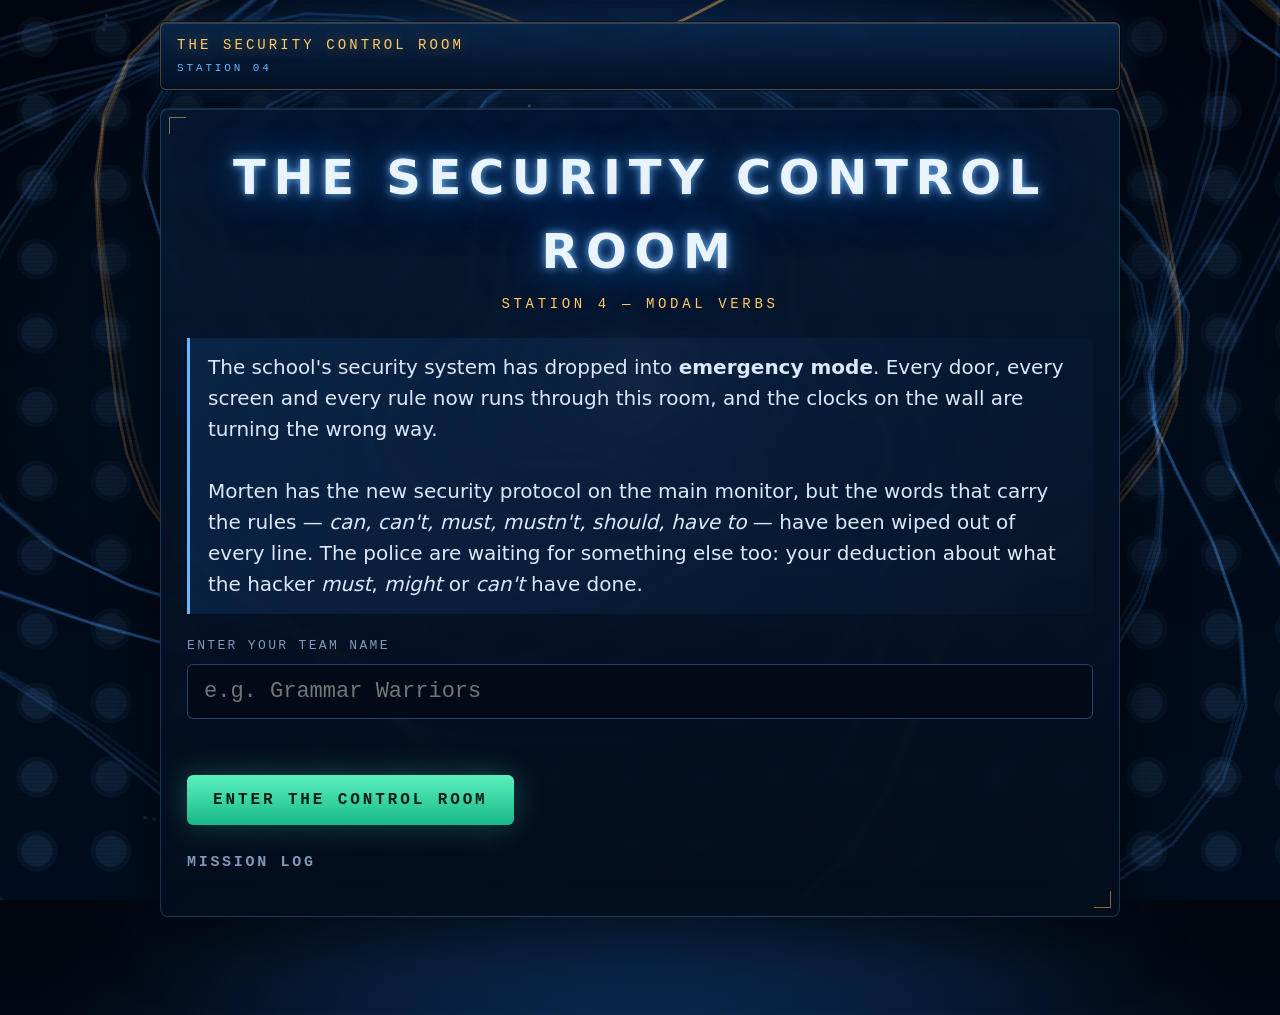
<file: 04-the-security-control-room.html>
<!DOCTYPE html>
<html lang="en">
<head>
<meta charset="utf-8">
<meta name="viewport" content="width=device-width, initial-scale=1">
<title id="pageTitle">The Security Control Room — Station 04</title>
<style>
/* ============================================================
   STATION 4 — THE SECURITY CONTROL ROOM
   Visual skin: Doctor Who (TARDIS console / time vortex).
   Style block only — the game engine JavaScript below is the
   shared, tested station engine and is untouched.
   ============================================================ */

:root{
  --bg:#01060f;
  --bg2:#03142a;
  --panel:rgba(5,20,42,.90);
  --panel-2:rgba(7,26,52,.94);
  --line:rgba(255,178,71,.30);
  --line-soft:rgba(99,184,255,.22);
  --text:#dbe8fa;
  --muted:#8098bb;
  --green:#3fe0a8;
  --green-dim:#155947;
  --yellow:#ffb43c;
  --red:#ff5a63;
  --cyan:#63b8ff;
  --gold:#ffcb63;
  --mono:ui-monospace,"SFMono-Regular","JetBrains Mono","Cascadia Mono",Consolas,"Liberation Mono",monospace;
  --sans:"Segoe UI",Inter,system-ui,-apple-system,Roboto,Arial,sans-serif;
}

*{box-sizing:border-box}
html,body{height:100%}
body{
  margin:0;
  background:
    radial-gradient(1100px 700px at 50% 34%, rgba(20,72,140,.55) 0%, transparent 62%),
    radial-gradient(900px 600px at 50% -12%, #0a2a4e 0%, transparent 64%),
    linear-gradient(180deg,var(--bg) 0%,var(--bg2) 100%);
  color:var(--text);
  font-family:var(--sans);
  font-size:19px;
  line-height:1.55;
  min-height:100%;
}
/* the time vortex canvas */
#matrix{position:fixed;inset:0;z-index:0;opacity:.62;pointer-events:none}

/* TARDIS roundels instead of the terminal grid */
.grid-overlay{
  position:fixed;inset:0;z-index:1;pointer-events:none;
  background-image:
    radial-gradient(circle at 50% 50%, rgba(120,190,255,.075) 0 15px, transparent 16px),
    radial-gradient(circle at 50% 50%, rgba(120,190,255,.05) 0 20px, transparent 21px);
  background-size:74px 74px, 74px 74px;
  mask-image:radial-gradient(circle at 50% 35%,transparent 0%,#000 85%);
  -webkit-mask-image:radial-gradient(circle at 50% 35%,transparent 0%,#000 85%);
}
.scanlines{
  position:fixed;inset:0;z-index:2;pointer-events:none;opacity:.28;
  background:repeating-linear-gradient(180deg,rgba(0,0,0,0) 0 3px,rgba(0,6,16,.30) 3px 4px);
}
.wrap{position:relative;z-index:3;max-width:1000px;margin:0 auto;padding:22px 20px 80px}

/* ---------- header: TARDIS sign plate ---------- */
header.topbar{
  display:flex;align-items:center;justify-content:space-between;gap:16px;
  border:1px solid var(--line);border-radius:6px;
  background:linear-gradient(180deg,rgba(9,38,74,.94),rgba(4,18,38,.94));
  backdrop-filter:blur(4px);
  box-shadow:0 0 0 1px rgba(0,0,0,.5), 0 0 34px rgba(50,140,255,.16), inset 0 1px 0 rgba(140,200,255,.18);
  padding:12px 16px;margin-bottom:18px;
}
.brand{font-family:var(--mono);letter-spacing:.22em;font-size:14px;color:var(--gold);text-transform:uppercase;text-shadow:0 0 16px rgba(255,180,60,.5)}
.brand small{display:block;color:var(--cyan);letter-spacing:.26em;font-size:11px;margin-top:3px;text-shadow:none}
.topright{display:flex;align-items:center;gap:12px}
#teamBadge{font-family:var(--mono);font-size:14px;color:var(--cyan);border:1px solid rgba(99,184,255,.4);border-radius:999px;padding:5px 14px;display:none;background:rgba(20,70,130,.35)}
.finish-btn{
  font-family:var(--mono);font-size:12px;letter-spacing:.14em;text-transform:uppercase;font-weight:700;
  background:transparent;color:var(--red);border:1px solid rgba(255,90,99,.5);
  border-radius:6px;padding:8px 14px;cursor:pointer;transition:.15s;
  box-shadow:0 0 16px rgba(255,90,99,.12) inset;
}
.finish-btn:hover{background:rgba(255,90,99,.14);border-color:var(--red);box-shadow:0 0 20px rgba(255,90,99,.35)}

/* ---------- progress rail: three console rotors ---------- */
.rail{display:flex;align-items:stretch;gap:10px;margin-bottom:18px}
.rail .step{
  position:relative;overflow:hidden;
  flex:1;border:1px solid var(--line-soft);border-radius:6px;
  background:linear-gradient(180deg,rgba(7,28,56,.8),rgba(3,14,30,.8));
  padding:10px 14px;font-family:var(--mono);font-size:13px;letter-spacing:.16em;
  text-transform:uppercase;color:var(--muted);display:flex;align-items:center;gap:10px;
  transition:.25s;
}
.rail .step::after{content:"";position:absolute;left:0;right:0;bottom:0;height:2px;background:transparent;transition:.25s}
.rail .dot{width:10px;height:10px;border-radius:50%;background:#1d3a5c;flex:none}
.rail .step.g.active{color:var(--green);border-color:rgba(63,224,168,.5);box-shadow:0 0 26px rgba(63,224,168,.12) inset}
.rail .step.g.active::after{background:var(--green);box-shadow:0 0 14px var(--green)}
.rail .step.g.active .dot{background:var(--green);box-shadow:0 0 12px var(--green)}
.rail .step.y.active{color:var(--yellow);border-color:rgba(255,180,60,.5);box-shadow:0 0 26px rgba(255,180,60,.12) inset}
.rail .step.y.active::after{background:var(--yellow);box-shadow:0 0 14px var(--yellow)}
.rail .step.y.active .dot{background:var(--yellow);box-shadow:0 0 12px var(--yellow)}
.rail .step.r.active{color:var(--red);border-color:rgba(255,90,99,.5);box-shadow:0 0 26px rgba(255,90,99,.12) inset}
.rail .step.r.active::after{background:var(--red);box-shadow:0 0 14px var(--red)}
.rail .step.r.active .dot{background:var(--red);box-shadow:0 0 12px var(--red)}
.rail .step.done{color:#9db8d6;border-color:rgba(63,224,168,.28)}
.rail .step.done .dot{background:var(--green-dim)}

/* ---------- panels: console bays ---------- */
.panel{
  position:relative;
  border:1px solid var(--line-soft);border-radius:8px;
  background:linear-gradient(180deg,rgba(6,24,48,.92),rgba(3,13,28,.92));
  padding:26px 26px 30px;margin-bottom:18px;backdrop-filter:blur(3px);
  box-shadow:0 22px 60px rgba(0,0,0,.55), inset 0 1px 0 rgba(140,200,255,.12);
}
.panel::before,.panel::after{
  content:"";position:absolute;width:16px;height:16px;border:1px solid rgba(255,203,99,.5);pointer-events:none;
}
.panel::before{top:8px;left:8px;border-right:none;border-bottom:none}
.panel::after{bottom:8px;right:8px;border-left:none;border-top:none}
.panel.green{border-color:rgba(63,224,168,.32)}
.panel.yellow{border-color:rgba(255,180,60,.32)}
.panel.red{border-color:rgba(255,90,99,.32)}
h1{
  font-family:var(--sans);font-weight:800;font-size:clamp(28px,5vw,48px);letter-spacing:.16em;margin:.1em 0 .12em;
  color:#eaf4ff;text-transform:uppercase;
  text-shadow:0 0 8px rgba(120,190,255,.9),0 0 34px rgba(40,120,220,.7),0 0 60px rgba(20,80,180,.5);
}
h2{font-family:var(--mono);font-size:22px;letter-spacing:.14em;text-transform:uppercase;margin:0 0 6px}
h3{font-family:var(--mono);font-size:15px;letter-spacing:.18em;text-transform:uppercase;color:var(--muted);margin:0 0 14px}
.sub{font-family:var(--mono);letter-spacing:.26em;color:var(--gold);text-transform:uppercase;font-size:14px}
.intro{
  border-left:3px solid var(--cyan);background:linear-gradient(90deg,rgba(40,120,220,.16),rgba(40,120,220,.03));
  padding:14px 18px;margin:22px 0;font-size:20px;border-radius:0 8px 8px 0;
}
/* highlighted modal verbs inside task descriptions */
.mv{
  color:var(--yellow);font-weight:700;font-family:var(--mono);font-size:.94em;
  background:rgba(255,180,60,.11);border:1px solid rgba(255,180,60,.34);
  border-radius:5px;padding:1px 7px;white-space:nowrap;
  text-shadow:0 0 12px rgba(255,180,60,.45);
}
.muted{color:var(--muted)}
.center{text-align:center}

/* ---------- controls ---------- */
label.fieldlabel{display:block;font-family:var(--mono);letter-spacing:.18em;text-transform:uppercase;font-size:13px;color:var(--muted);margin-bottom:8px}
input[type=text]{
  width:100%;font-family:var(--mono);font-size:22px;color:#eaf4ff;
  background:rgba(2,10,22,.92);border:1px solid rgba(99,184,255,.35);border-radius:6px;
  padding:14px 16px;outline:none;transition:.15s;
}
input[type=text]:focus{border-color:var(--cyan);box-shadow:0 0 0 3px rgba(99,184,255,.16),0 0 24px rgba(60,150,255,.25)}
input.blank{
  width:auto;min-width:210px;display:inline-block;font-size:20px;padding:9px 12px;
  vertical-align:middle;margin:0 4px;
}
input.blank.ok{border-color:var(--green);color:var(--green);background:rgba(63,224,168,.10);box-shadow:0 0 18px rgba(63,224,168,.18)}
input.blank.bad{border-color:var(--red);box-shadow:0 0 0 3px rgba(255,90,99,.14)}
input:disabled{opacity:1;cursor:not-allowed}
button{
  font-family:var(--mono);letter-spacing:.18em;text-transform:uppercase;font-size:16px;font-weight:700;
  color:#02201a;background:linear-gradient(180deg,#5cf0bd,#17b98a);
  border:none;border-radius:6px;padding:16px 26px;cursor:pointer;
  box-shadow:0 0 30px rgba(63,224,168,.28);transition:.18s;
}
button:hover{filter:brightness(1.12);transform:translateY(-1px)}
button:active{transform:translateY(0)}
button.ghost{background:transparent;color:var(--text);border:1px solid var(--line-soft);box-shadow:none}
button.ghost:hover{border-color:var(--cyan);color:var(--cyan);box-shadow:0 0 20px rgba(99,184,255,.2)}
button.yellow{background:linear-gradient(180deg,#ffd383,#f09a10);color:#211200;box-shadow:0 0 30px rgba(255,180,60,.3)}
button.red{background:linear-gradient(180deg,#ff8c92,#e03a44);color:#230508;box-shadow:0 0 30px rgba(255,90,99,.28)}
button.danger{background:linear-gradient(180deg,#ff8c92,#e03a44);color:#230508}
.btnrow{display:flex;gap:12px;flex-wrap:wrap;margin-top:22px}
.err{color:var(--red);font-family:var(--mono);font-size:15px;margin-top:12px;min-height:22px}

/* ---------- questions ---------- */
.qlist{list-style:none;padding:0;margin:16px 0 0}
.qitem{
  border:1px solid var(--line-soft);border-radius:8px;background:rgba(4,17,35,.7);
  padding:16px 18px;margin-bottom:12px;display:flex;gap:14px;align-items:flex-start;
}
.qitem.ok{border-color:rgba(63,224,168,.45);background:rgba(63,224,168,.07)}
.qitem.bad{border-color:rgba(255,90,99,.45)}
.qnum{font-family:var(--mono);font-size:15px;color:var(--gold);min-width:34px;padding-top:12px}
.qbody{flex:1}
.qtext{font-size:20px;line-height:2.1}
.mark{font-family:var(--mono);font-size:15px;margin-top:8px;min-height:20px}
.mark.ok{color:var(--green)}
.mark.bad{color:var(--red)}
.counter{font-family:var(--mono);letter-spacing:.18em;text-transform:uppercase;color:var(--muted);font-size:14px}
.bigscore{font-family:var(--mono);font-size:clamp(28px,6vw,46px);letter-spacing:.06em;margin:6px 0}
.bar{height:10px;border-radius:6px;background:rgba(255,255,255,.06);overflow:hidden;margin:14px 0 6px;border:1px solid rgba(99,184,255,.15)}
.bar > i{display:block;height:100%;width:0;background:linear-gradient(90deg,#17b98a,#5cf0bd);transition:width .45s ease;box-shadow:0 0 16px rgba(63,224,168,.6)}
.bar.y > i{background:linear-gradient(90deg,#f09a10,#ffd383);box-shadow:0 0 16px rgba(255,180,60,.6)}
.bar.r > i{background:linear-gradient(90deg,#e03a44,#ff8c92);box-shadow:0 0 16px rgba(255,90,99,.6)}

/* ---------- answer review ---------- */
.fill{font-family:var(--mono);font-weight:700;padding:2px 8px;border-radius:5px}
.fill.good{color:var(--green);background:rgba(63,224,168,.14);border:1px solid rgba(63,224,168,.45)}
.yours{font-family:var(--mono);font-size:16px;color:var(--red);margin-top:6px}
.yours.ok{color:var(--green)}
.review-note{border-left:3px solid var(--cyan);background:rgba(99,184,255,.08);padding:12px 16px;font-size:17px;margin:16px 0;border-radius:0 8px 8px 0}

/* ---------- clue: psychic paper ---------- */
.clue-card{
  border:2px dashed var(--gold);border-radius:10px;
  background:radial-gradient(circle at 50% 40%,rgba(255,203,99,.16),rgba(255,180,60,.04) 70%);
  padding:30px;text-align:center;margin:24px 0;
  box-shadow:0 0 50px rgba(255,180,60,.18), inset 0 0 40px rgba(255,180,60,.08);
  animation:pop .5s ease;
}
@keyframes pop{from{opacity:0;transform:scale(.96)}to{opacity:1;transform:scale(1)}}
.clue-word{font-family:var(--mono);font-size:clamp(34px,8vw,64px);letter-spacing:.22em;color:var(--gold);text-shadow:0 0 12px rgba(255,203,99,.8),0 0 40px rgba(255,180,60,.6)}

/* ---------- summary ---------- */
.rows{margin:18px 0}
.row{display:flex;justify-content:space-between;gap:16px;border-bottom:1px dashed rgba(128,152,187,.24);padding:12px 2px;font-size:19px}
.row b{font-family:var(--mono)}
.total{font-family:var(--mono);font-size:clamp(26px,5vw,40px);color:var(--gold);letter-spacing:.08em;margin-top:14px;text-shadow:0 0 26px rgba(255,180,60,.5)}
table{width:100%;border-collapse:collapse;font-family:var(--mono);font-size:16px;margin-top:12px}
th,td{border-bottom:1px solid rgba(128,152,187,.2);padding:10px 8px;text-align:right}
th:first-child,td:first-child{text-align:left}
th{color:var(--muted);text-transform:uppercase;letter-spacing:.14em;font-size:12px}
tr.win td{color:var(--gold)}
.tags{display:flex;flex-wrap:wrap;gap:8px;margin-top:12px}
.tag{font-family:var(--mono);font-size:14px;border:1px solid rgba(99,184,255,.3);border-radius:999px;padding:5px 12px;color:#bcdcff;background:rgba(30,90,160,.22)}

/* ---------- teacher modal ---------- */
.modal{position:fixed;inset:0;z-index:50;background:rgba(1,6,14,.84);backdrop-filter:blur(3px);display:none;align-items:flex-start;justify-content:center;padding:40px 16px;overflow:auto}
.modal.open{display:flex}
.modal .box{max-width:820px;width:100%;border:1px solid var(--line);border-radius:8px;background:#05162c;padding:26px}
.hidden{display:none !important}
.filestatus{font-family:var(--mono);font-size:14px;color:var(--muted);margin-top:10px}
@media (max-width:680px){
  body{font-size:17px}
  .rail{flex-direction:column}
  input.blank{min-width:150px}
}
@media (prefers-reduced-motion:reduce){
  *{animation:none !important;transition:none !important}
}
</style>
</head>
<body>
<canvas id="matrix"></canvas>
<div class="grid-overlay"></div>
<div class="scanlines"></div>

<div class="wrap">
  <header class="topbar">
    <div class="brand"><span id="brandName">Grammar Station</span><small id="brandStation">Station 04</small></div>
    <div class="topright">
      <span id="teamBadge"></span>
      <button class="finish-btn hidden" id="finishStationBtn">Finish the station</button>
    </div>
  </header>

  <div class="rail" id="rail">
    <div class="step g" id="railG"><span class="dot"></span><span id="railGLabel">Green</span></div>
    <div class="step y" id="railY"><span class="dot"></span><span id="railYLabel">Yellow</span></div>
    <div class="step r" id="railR"><span class="dot"></span><span id="railRLabel">Red</span></div>
  </div>

  <!-- ============ START ============ -->
  <section class="panel" id="screen-start">
    <div class="center">
      <h1 id="startTitle">Grammar Station</h1>
      <div class="sub" id="startSubtitle">Station 4 — Modal Verbs</div>
    </div>
    <div class="intro" id="introText">
      Write two short story lines here.
    </div>
    <label class="fieldlabel" for="teamInput">Enter your team name</label>
    <input type="text" id="teamInput" autocomplete="off" spellcheck="false" placeholder="e.g. Grammar Warriors">
    <div class="err" id="startErr"></div>
    <div class="btnrow"><button id="startBtn"></button></div>
    <div style="margin-top:26px">
      <h3 style="margin-bottom:8px">Mission log</h3>
      <div class="tags" id="teamsList"></div>
    </div>
  </section>

  <!-- ============ GREEN ============ -->
  <section class="panel green hidden" id="screen-green">
    <h2 style="color:var(--green)" id="greenTitle">Green</h2>
    <h3 id="greenSubheading">Complete the mission</h3>
    <p class="muted" style="font-size:17px" id="greenInstructions">Fill in every gap. You may try as many times as you need. Correct answers lock automatically.</p>
    <div class="bar"><i id="greenBar"></i></div>
    <div class="counter" id="greenCounter">0 / 0</div>
    <ul class="qlist" id="greenList"></ul>
    <div class="err" id="greenMsg"></div>
    <div class="btnrow"><button id="greenCheck">Check answers</button></div>
  </section>

  <!-- ============ CLUE ============ -->
  <section class="panel green hidden" id="screen-clue">
    <div class="center">
      <h1 style="font-size:clamp(26px,5vw,40px)" id="greenCompleteHeadline">Green completed</h1>
      <div class="sub">Green completed — 10 / 10</div>
      <div class="clue-card">
        <h3 style="margin-bottom:6px">Clue unlocked</h3>
        <div class="clue-word" id="clueWord"></div>
        <p style="margin:14px 0 0;font-size:16px;color:var(--red);font-weight:700">Write this clue down. You will need it at the end of the escape room.</p>
      </div>
      <p class="muted" style="font-size:17px">Green gives <b>0 competition points</b>. Points start now.</p>
      <div class="btnrow" style="justify-content:center"><button class="yellow" id="toYellow">Continue to Yellow</button></div>
    </div>
  </section>

  <!-- ============ YELLOW ============ -->
  <section class="panel yellow hidden" id="screen-yellow">
    <h2 style="color:var(--yellow)" id="yellowTitle">Yellow</h2>
    <h3><span id="yellowCounter">Question 1 / 5</span> &nbsp;·&nbsp; +1 point per correct answer</h3>
    <div class="bar y"><i id="yellowBar"></i></div>
    <p class="muted" style="font-size:17px" id="yellowInstructions"></p>
    <div id="yellowQ" class="qtext" style="margin:22px 0 6px"></div>
    <div class="err" id="yellowErr"></div>
    <div class="btnrow"><button class="yellow" id="yellowSubmit">Submit answer</button></div>
  </section>

  <!-- ============ YELLOW REVIEW ============ -->
  <section class="panel yellow hidden" id="screen-yellow-review">
    <h2 style="color:var(--yellow)">Yellow — correct answers</h2>
    <h3 id="yellowReviewTopic">Grammar topic</h3>
    <div class="center bigscore" style="color:var(--yellow);font-size:clamp(22px,3.4vw,32px)" id="yellowScoreBig"></div>
    <div class="review-note">Read the correct version of every sentence. Your Yellow score is already saved and cannot change.</div>
    <ul class="qlist" id="yellowReview"></ul>
    <div class="btnrow"><button class="red" id="toRed">Continue to Red</button></div>
  </section>

  <!-- ============ RED ============ -->
  <section class="panel red hidden" id="screen-red">
    <h2 style="color:var(--red)" id="redTitle">Red</h2>
    <h3><span id="redCounter">Question 1 / 5</span> &nbsp;·&nbsp; +2 points per correct answer</h3>
    <div class="bar r"><i id="redBar"></i></div>
    <p class="muted" style="font-size:17px" id="redInstructions"></p>
    <div id="redQ" class="qtext" style="margin:22px 0 6px"></div>
    <div class="err" id="redErr"></div>
    <div class="btnrow"><button class="red" id="redSubmit">Submit answer</button></div>
  </section>

  <!-- ============ RED REVIEW ============ -->
  <section class="panel red hidden" id="screen-red-review">
    <h2 style="color:var(--red)">Red — correct answers</h2>
    <h3 id="redReviewTopic">Grammar topic</h3>
    <div class="center bigscore" style="color:var(--red);font-size:clamp(22px,3.4vw,32px)" id="redScoreBig"></div>
    <div class="review-note">Read the correct version of every sentence. Your Red score is already saved and cannot change.</div>
    <ul class="qlist" id="redReview"></ul>
    <div class="btnrow"><button id="toEnd">See final score</button></div>
  </section>

  <!-- ============ END ============ -->
  <section class="panel hidden" id="screen-end">
    <div class="center">
      <div class="sub" style="margin-bottom:4px" id="endStationLabel">Station 04</div>
      <h1 style="font-size:clamp(24px,4.6vw,38px)" id="missionCompleteHeadline">Station mission completed</h1>
      <div class="sub" id="endTeam"></div>
    </div>
    <div class="rows" id="endRows"></div>
    <div class="center total" id="endTotal"></div>
    <div class="center" id="allDone"></div>
    <div class="btnrow" style="justify-content:center">
      <button id="nextTeam">Next team →</button>
      <button class="ghost" id="endExport">Save results.md</button>
    </div>
  </section>
</div>


<script>
/* ==================================================================
   ██  EDIT YOUR CONTENT HERE — SECTION 1: IDENTITY & LABELS  ██
   ------------------------------------------------------------------
   Everything in CONFIG controls the station's name, story framing and
   on-screen wording. None of it affects scoring or game logic — it is
   pure text/HTML that gets written into the page when the game boots.
   ================================================================== */
const CONFIG = {
  // Big title on the start screen and the browser tab / header brand.
  gameName: "The Security Control Room",
  // Short station tag shown next to the game name.
  stationLabel: "Station 04",
  // One line under the big title.
  subtitle: "Station 4 — Modal Verbs",
  // Story framing shown on the start screen. HTML allowed.
  introHTML: "The school's security system has dropped into <b>emergency mode</b>. Every door, every screen and every rule now runs through this room, and the clocks on the wall are turning the wrong way.<br><br>Morten has the new security protocol on the main monitor, but the words that carry the rules — <i>can, can't, must, mustn't, should, have to</i> — have been wiped out of every line. The police are waiting for something else too: your deduction about what the hacker <i>must</i>, <i>might</i> or <i>can't</i> have done.",

  green: {
    railLabel: "Green — Security rules",
    panelTitle: "Green — The emergency protocol",
    subheading: "Restore the ten security rules",
    instructionsHTML: "Complete each rule with <b class=\"mv\">can</b> <b class=\"mv\">can't</b> <b class=\"mv\">must</b> <b class=\"mv\">mustn't</b> &nbsp;— you may try as many times as you need. Correct answers lock automatically, and wrong ones stay open for another attempt.",
    progressLabel: "Rules restored",
    completeHeadline: "Security protocol restored"
  },
  yellow: {
    railLabel: "Yellow — Advice & obligation",
    panelTitle: "Yellow — Advice and obligation",
    // Instruction line above the question. HTML allowed; <b class="mv">word</b>
    // prints a modal verb as a highlighted yellow chip.
    instructionsHTML: "Complete each sentence with the best option: <b class=\"mv\">should</b> <b class=\"mv\">shouldn't</b> <b class=\"mv\">have to</b> <b class=\"mv\">don't have to</b> &nbsp;— one attempt only, your first answer counts.",
    reviewTopic: "Advice and obligation"
  },
  red: {
    railLabel: "Red — Deduction",
    panelTitle: "Red — Deduction",
    instructionsHTML: "Read the evidence, then complete the deduction with <b class=\"mv\">must</b> <b class=\"mv\">might</b> <b class=\"mv\">could</b> <b class=\"mv\">can't</b> &nbsp;— one attempt only, your first answer counts.",
    reviewTopic: "Modal verbs of deduction"
  },

  missionCompleteHeadline: "Control room secured",
  allTeamsHeadline: "Every team has passed through the control room",
  startButtonLabel: "Enter the control room"
};

/* ==================================================================
   ██  EDIT YOUR CONTENT HERE — SECTION 2: QUESTIONS  ██
   ------------------------------------------------------------------
   "question"  the sentence. Every ___  (three underscores) becomes an
               input box on screen.
   "answers"   the accepted answer(s).

     ONE blank  ->  answers: ["must"]                 (list of accepted spellings)
     TWO blanks ->  answers: [ ["must"], ["can"] ]    (one list per blank)

   Answer checking ignores CAPITAL letters, extra spaces and the type
   of apostrophe. The FIRST answer listed is the one shown as the model
   answer on the Yellow/Red review screens.

   SCORING: Green 0 points (10/10 unlocks the clue) · Yellow +1 · Red +2
   ================================================================== */

const stationData = {

  /* ---- THE STATION CLUE (shown after Green 10/10) ---- */
  clue: "BEHIND",

  /* ---- 🟢 GREEN — 10 questions — mandatory, 0 points ----
     can / can't / must / mustn't
     Prohibition rules accept BOTH "mustn't" and "can't" — both are
     correct English here. If you want to force "mustn't", delete the
     "can't", "cannot", "can not" and "cant" entries from that line. */
  green: [
    { question: "Students ___ leave the computer room until the teacher says it is safe.",
      answers: ["mustn't","must not","mustnt","can't","cannot","can not","cant"] },

    { question: "You ___ share your school password with other students.",
      answers: ["mustn't","must not","mustnt","can't","cannot","can not","cant"] },

    { question: "Teachers ___ contact the IT department if they see a suspicious message.",
      answers: ["must"] },

    { question: "Students ___ use the emergency computer if the teacher gives permission.",
      answers: ["can"] },

    { question: "You ___ open unknown files during the security alert.",
      answers: ["mustn't","must not","mustnt","can't","cannot","can not","cant"] },

    { question: "Everyone ___ follow the teacher's instructions.",
      answers: ["must"] },

    { question: "Students ___ use their phones to contact their parents if the teacher allows it.",
      answers: ["can"] },

    { question: "You ___ turn off a school computer without asking the teacher first.",
      answers: ["mustn't","must not","mustnt","can't","cannot","can not","cant"] },

    { question: "The IT team ___ enter the server room because they have permission.",
      answers: ["can"] },

    { question: "Everyone ___ keep their password secret.",
      answers: ["must"] }
  ],

  /* ---- 🟡 YELLOW — +1 point each ----
     should / shouldn't / have to / don't have to */
  yellow: [
    { question: "Students ___ try to repair the school computers themselves.",
      answers: ["shouldn't","should not","shouldnt"], points: 1 },

    { question: "You ___ change your password if you think someone else knows it.",
      answers: ["should"], points: 1 },

    /* Both readings are accepted here: teams do NOT need Red to move on
       (Green unlocks the clue), but "have to" is grammatically fine too.
       Delete the unwanted entries to force one answer. */
    { question: "The teams ___ complete the Red task to move to the next station.",
      answers: ["don't have to","do not have to","dont have to","have to"], points: 1 },

    { question: "Students ___ use simple passwords like “123456”.",
      answers: ["shouldn't","should not","shouldnt"], points: 1 },

    /* Model answer is "has to" (third person singular). "have to" is also
       accepted so a team is not punished for copying the word list. */
    { question: "Tommy ___ inform the staff if the security situation changes.",
      answers: ["has to","have to"], points: 1 }
  ],

  /* ---- 🔴 RED — +2 points each ----
     must / might / could / can't  (deduction) */
  red: [
    { question: "The computer was unlocked with the administrator password. The hacker ___ know the password.",
      answers: ["must"], points: 2 },

    { question: "Noah's computer was turned off all morning. He ___ have sent the message from that computer.",
      answers: ["can't","cannot","can not","cant","couldn't","could not","couldnt"], points: 2 },

    { question: "The message came from inside the school network. The hacker ___ have been in the building, but we are not sure.",
      answers: ["might","could","may"], points: 2 },

    { question: "The police found no fingerprints on the USB stick, so it ___ have been cleaned before it was left in the classroom.",
      answers: ["must"], points: 2 },

    { question: "The police have not identified the hacker yet. The person ___ still be connected to the school, but there is not enough evidence to be certain.",
      answers: ["might","could","may"], points: 2 }
  ]
};

/* ---- Other settings a teacher might want to change ---- */
const TOTAL_TEAMS   = 10;                                    // how many teams play this station
const STORAGE_KEY   = "securityControlStation4Results_v1";   // unique per station file
const RESULTS_TITLE = "# Station 4 — The Security Control Room Results";

/* ==================================================================
   ██  GAME ENGINE — you do not need to edit below this line  ██
   ================================================================== */

/* ---------- small helpers ---------- */
const $  = (id) => document.getElementById(id);
const norm = (s) => String(s||"")
  .replace(/[‘’ʼ´`]/g, "'")   // curly apostrophes -> '
  .replace(/\s+/g, " ")
  .trim()
  .toLowerCase();

/** Normalise a question's answers into an array of blanks: [[a,b],[c]] */
function blanksOf(q){
  const a = q.answers;
  if (!Array.isArray(a)) return [[String(a)]];
  return Array.isArray(a[0]) ? a : [a];
}
function isAccepted(value, accepted){
  const v = norm(value);
  return accepted.some(x => norm(x) === v);
}
function two(n){ return String(n).padStart(2,"0"); }
function clockString(d){ return two(d.getHours())+":"+two(d.getMinutes())+":"+two(d.getSeconds()); }
function durationString(ms){
  const s = Math.max(0, Math.round(ms/1000));
  return two(Math.floor(s/60))+":"+two(s%60);
}
function esc(s){ return String(s).replace(/[<>&]/g, c => ({"<":"&lt;",">":"&gt;","&":"&amp;"}[c])); }

/* ---------- persistent results ---------- */
function loadResults(){
  try { return JSON.parse(localStorage.getItem(STORAGE_KEY)) || []; }
  catch(e){ return []; }
}
function saveResults(list){
  try { localStorage.setItem(STORAGE_KEY, JSON.stringify(list)); }
  catch(e){ console.warn("localStorage unavailable", e); }
}
function buildMarkdown(){
  const list = loadResults();
  let md = RESULTS_TITLE + "\n\n";
  md += "_" + list.length + " team(s) recorded. Winner = Yellow + Red points only._\n\n";
  list.forEach(r => {
    md += "## " + r.team + "\n";
    md += "- Green: " + r.greenCorrect + " / " + r.greenTotal + "\n";
    md += "- Green attempts: " + r.greenAttempts + "\n";
    md += "- Clue earned: " + (r.clue ? "Yes" : "No") + "\n";
    md += "- Yellow correct: " + r.yellowCorrect + "\n";
    md += "- Yellow points: " + r.yellowPoints + "\n";
    md += "- Red correct: " + r.redCorrect + "\n";
    md += "- Red points: " + r.redPoints + "\n";
    md += "- Total score: " + r.total + "\n";
    md += "- Start time: " + r.start + "\n";
    md += "- Finish time: " + r.finish + "\n";
    md += "- Duration: " + r.duration + "\n";
    md += "\n---\n\n";
  });
  const ranked = [...list].sort((a,b) => b.total - a.total);
  if (ranked.length){
    md += "## Scoreboard (Yellow + Red)\n\n";
    md += "| Team | Yellow | Red | Total |\n| --- | ---: | ---: | ---: |\n";
    ranked.forEach(r => { md += "| " + r.team + " | " + r.yellowPoints + " | " + r.redPoints + " | " + r.total + " |\n"; });
    const best = ranked[0].total;
    const winners = ranked.filter(r => r.total === best).map(r => r.team);
    md += "\n**" + (winners.length > 1 ? "Tied leaders" : "Winner") + ": " + winners.join(", ") + " — " + best + " points**\n";
  }
  return md;
}

/* ---------- results.md file handle (File System Access API) ---------- */
let fileHandle = null;
const IDB_NAME = "securityControlStation4", IDB_STORE = "handles";
function idb(){
  return new Promise((res, rej) => {
    const r = indexedDB.open(IDB_NAME, 1);
    r.onupgradeneeded = () => r.result.createObjectStore(IDB_STORE);
    r.onsuccess = () => res(r.result);
    r.onerror = () => rej(r.error);
  });
}
async function idbSet(k,v){ try{ const db=await idb(); await new Promise((res,rej)=>{const t=db.transaction(IDB_STORE,"readwrite");t.objectStore(IDB_STORE).put(v,k);t.oncomplete=res;t.onerror=()=>rej(t.error);}); }catch(e){} }
async function idbGet(k){ try{ const db=await idb(); return await new Promise((res,rej)=>{const t=db.transaction(IDB_STORE,"readonly");const q=t.objectStore(IDB_STORE).get(k);q.onsuccess=()=>res(q.result);q.onerror=()=>rej(q.error);}); }catch(e){ return null; } }

const fsSupported = (typeof window.showSaveFilePicker === "function");

async function pickResultsFile(){
  if (!fsSupported){
    alert("This browser cannot write files directly.\nUse EXPORT RESULTS.MD instead — it downloads the complete file with every team.");
    return;
  }
  try{
    fileHandle = await window.showSaveFilePicker({
      suggestedName: "results.md",
      types: [{ description: "Markdown", accept: { "text/markdown": [".md"] } }]
    });
    await idbSet("resultsFile", fileHandle);
    await writeResultsFile();
    updateFileStatus();
  }catch(e){ /* user cancelled */ }
}
async function writeResultsFile(){
  if (!fileHandle) return false;
  try{
    const perm = await fileHandle.queryPermission({ mode:"readwrite" });
    if (perm !== "granted"){
      const req = await fileHandle.requestPermission({ mode:"readwrite" });
      if (req !== "granted") return false;
    }
    const w = await fileHandle.createWritable();
    await w.write(buildMarkdown());
    await w.close();
    return true;
  }catch(e){ console.warn("write failed", e); return false; }
}
function downloadResults(){
  const blob = new Blob([buildMarkdown()], { type:"text/markdown;charset=utf-8" });
  const url = URL.createObjectURL(blob);
  const a = document.createElement("a");
  a.href = url; a.download = "results.md";
  document.body.appendChild(a); a.click(); a.remove();
  setTimeout(() => URL.revokeObjectURL(url), 2000);
}
function updateFileStatus(){
  const el = $("fileStatus");
  if (!el) return;
  if (fileHandle) el.textContent = "results.md is connected — it is rewritten automatically after every team.";
  else if (fsSupported) el.textContent = "No results file selected yet. Click SELECT RESULTS FILE once at the start of the lesson, or just export at the end.";
  else el.textContent = "This browser cannot write files directly (that is fine). Use EXPORT RESULTS.MD — the download always contains every team.";
}

/* ---------- game state ---------- */
let S = null;
function freshState(team){
  return {
    team,
    startedAt: Date.now(),
    startClock: clockString(new Date()),
    greenAttempts: 0,
    greenLocked: stationData.green.map(q => blanksOf(q).map(() => false)),
    greenValues: stationData.green.map(q => blanksOf(q).map(() => "")),
    greenDone: false,
    yellowIndex: 0, yellowCorrect: 0, yellowPoints: 0, yellowGiven: [], yellowRight: [],
    redIndex: 0,    redCorrect: 0,    redPoints: 0,    redGiven: [],    redRight: []
  };
}

/* ---------- screens ---------- */
const SCREENS = ["screen-start","screen-green","screen-clue","screen-yellow","screen-yellow-review","screen-red","screen-red-review","screen-end"];
function show(id){
  SCREENS.forEach(s => $(s).classList.toggle("hidden", s !== id));
  const map = { "screen-green":"g", "screen-clue":"g", "screen-yellow":"y", "screen-yellow-review":"y", "screen-red":"r", "screen-red-review":"r" };
  ["railG","railY","railR"].forEach(r => $(r).classList.remove("active","done"));
  const cur = map[id];
  if (cur === "g"){ $("railG").classList.add("active"); }
  if (cur === "y"){ $("railG").classList.add("done"); $("railY").classList.add("active"); }
  if (cur === "r"){ $("railG").classList.add("done"); $("railY").classList.add("done"); $("railR").classList.add("active"); }
  if (id === "screen-end"){ ["railG","railY","railR"].forEach(r => $(r).classList.add("done")); }
  $("rail").style.display = (id === "screen-start") ? "none" : "flex";
  window.scrollTo({ top:0, behavior:"smooth" });
}

/** Build the sentence HTML, replacing every ___ with an input. */
function renderQuestion(q, idPrefix, values, locked){
  const parts = q.question.split("___");
  let html = "";
  for (let i = 0; i < parts.length; i++){
    html += esc(parts[i]);
    if (i < parts.length - 1){
      const v = values ? esc(values[i] || "") : "";
      const isLocked = locked && locked[i];
      html += '<input type="text" class="blank' + (isLocked ? " ok" : "") + '" autocomplete="off" spellcheck="false" ' +
              'id="' + idPrefix + "_" + i + '" value="' + v + '"' + (isLocked ? " disabled" : "") + '>';
    }
  }
  return html;
}

/* ================= GREEN ================= */
function renderGreen(feedback){
  const list = $("greenList");
  list.innerHTML = "";
  stationData.green.forEach((q, qi) => {
    const li = document.createElement("li");
    li.className = "qitem";
    const state = feedback ? feedback[qi] : null;
    if (state === true) li.classList.add("ok");
    if (state === false) li.classList.add("bad");
    li.innerHTML =
      '<div class="qnum">' + two(qi+1) + '</div>' +
      '<div class="qbody"><div class="qtext">' +
        renderQuestion(q, "g"+qi, S.greenValues[qi], S.greenLocked[qi]) +
      '</div><div class="mark ' + (state === true ? "ok" : state === false ? "bad" : "") + '">' +
        (state === true ? "✓ Correct" : state === false ? "✗ Try again" : "") +
      '</div></div>';
    list.appendChild(li);
  });
  updateGreenCounter();
}
function greenQuestionCorrect(qi){
  return S.greenLocked[qi].every(Boolean);
}
function updateGreenCounter(){
  const n = stationData.green.filter((q,i) => greenQuestionCorrect(i)).length;
  $("greenCounter").textContent = CONFIG.green.progressLabel + ": " + n + " / " + stationData.green.length;
  $("greenBar").style.width = (100 * n / stationData.green.length) + "%";
  return n;
}
function readGreenInputs(){
  stationData.green.forEach((q, qi) => {
    blanksOf(q).forEach((acc, bi) => {
      const el = $("g" + qi + "_" + bi);
      if (el) S.greenValues[qi][bi] = el.value;
    });
  });
}
function checkGreen(){
  readGreenInputs();
  S.greenAttempts++;
  const feedback = stationData.green.map((q, qi) => {
    const bl = blanksOf(q);
    bl.forEach((acc, bi) => {
      if (!S.greenLocked[qi][bi] && isAccepted(S.greenValues[qi][bi], acc)) S.greenLocked[qi][bi] = true;
    });
    return bl.every((acc, bi) => S.greenLocked[qi][bi]);
  });
  renderGreen(feedback);
  const n = updateGreenCounter();
  const total = stationData.green.length;
  const wrong = total - n;
  if (n === total){
    S.greenDone = true;
    $("greenMsg").style.color = "var(--green)";
    $("greenMsg").textContent = total + " / " + total + " — " + CONFIG.green.progressLabel.toLowerCase() + ".";
    setTimeout(showClue, 500);
  } else {
    $("greenMsg").style.color = "var(--yellow)";
    $("greenMsg").textContent = n + " / " + total + " correct  —  correct the " + wrong + " remaining event" + (wrong === 1 ? "" : "s") + ". (Attempt " + S.greenAttempts + ")";
    const firstWrong = document.querySelector("#greenList input.blank:not(:disabled)");
    if (firstWrong){
      firstWrong.classList.add("bad");
      firstWrong.scrollIntoView({ block:"center", behavior:"smooth" });
      firstWrong.focus();
      firstWrong.select();
    }
  }
}
function showClue(){
  $("clueWord").textContent = stationData.clue;
  show("screen-clue");
}

/* ================= YELLOW / RED ================= */
function renderLevel(level){
  const isY = level === "yellow";
  const data = isY ? stationData.yellow : stationData.red;
  const idx  = isY ? S.yellowIndex : S.redIndex;
  const q = data[idx];
  $(isY ? "yellowCounter" : "redCounter").textContent = "Question " + (idx+1) + " / " + data.length;
  $(isY ? "yellowBar" : "redBar").style.width = (100 * idx / data.length) + "%";
  $(isY ? "yellowQ" : "redQ").innerHTML = renderQuestion(q, (isY?"y":"r") + idx, null, null);
  $(isY ? "yellowErr" : "redErr").textContent = "";
  const first = document.querySelector((isY ? "#yellowQ" : "#redQ") + " input");
  if (first) first.focus();
}
function submitLevel(level){
  const isY = level === "yellow";
  const data = isY ? stationData.yellow : stationData.red;
  const idx  = isY ? S.yellowIndex : S.redIndex;
  const q = data[idx];
  const bl = blanksOf(q);
  const vals = bl.map((acc, bi) => {
    const el = $((isY?"y":"r") + idx + "_" + bi);
    return el ? el.value : "";
  });
  if (vals.some(v => norm(v) === "")){
    $(isY ? "yellowErr" : "redErr").textContent = "Fill in every gap before you submit.";
    return;
  }
  const allRight = bl.every((acc, bi) => isAccepted(vals[bi], acc));
  const pts = q.points != null ? q.points : (isY ? 1 : 2);
  if (isY){
    S.yellowGiven[idx] = vals; S.yellowRight[idx] = allRight;
    if (allRight){ S.yellowCorrect++; S.yellowPoints += pts; }
    S.yellowIndex++;
    if (S.yellowIndex < data.length) renderLevel("yellow");
    else { renderReview("yellow"); show("screen-yellow-review"); }
  } else {
    S.redGiven[idx] = vals; S.redRight[idx] = allRight;
    if (allRight){ S.redCorrect++; S.redPoints += pts; }
    S.redIndex++;
    if (S.redIndex < data.length) renderLevel("red");
    else { renderReview("red"); show("screen-red-review"); }
  }
}

/* ---------- answer review (shown AFTER the whole level is submitted) ---------- */
function renderReview(level){
  const isY   = level === "yellow";
  const data  = isY ? stationData.yellow : stationData.red;
  const given = isY ? S.yellowGiven : S.redGiven;
  const right = isY ? S.yellowRight : S.redRight;
  const list  = $(isY ? "yellowReview" : "redReview");
  const pts   = isY ? S.yellowPoints : S.redPoints;
  const nOk   = isY ? S.yellowCorrect : S.redCorrect;
  $(isY ? "yellowScoreBig" : "redScoreBig").textContent =
    (isY ? "YELLOW SCORE: " : "RED SCORE: ") + pts + " POINTS   (" + nOk + " / " + data.length + " correct)";

  list.innerHTML = "";
  data.forEach((q, qi) => {
    const bl = blanksOf(q);
    const ok = !!right[qi];
    const mine = given[qi] || [];
    // sentence with the model answers filled in
    const parts = q.question.split("___");
    let sentence = "";
    for (let i = 0; i < parts.length; i++){
      sentence += esc(parts[i]);
      if (i < parts.length - 1) sentence += '<span class="fill good">' + esc(bl[i][0]) + '</span>';
    }
    const point = (q.points != null ? q.points : (isY ? 1 : 2));
    let yours = "";
    if (ok){
      yours = '<div class="yours ok">✓ Correct — +' + point + ' point' + (point === 1 ? "" : "s") + '</div>';
    } else {
      const shown = bl.map((acc, bi) => (String(mine[bi] || "").trim() || "—")).join("  /  ");
      yours = '<div class="yours">✗ Your answer: ' + esc(shown) + '  —  0 points</div>';
    }
    const li = document.createElement("li");
    li.className = "qitem " + (ok ? "ok" : "bad");
    li.innerHTML = '<div class="qnum">' + two(qi+1) + '</div><div class="qbody"><div class="qtext" style="line-height:1.8">' +
                   sentence + '</div>' + yours + '</div>';
    list.appendChild(li);
  });
}

/* ================= FINISH ================= */
function finish(){
  const now = new Date();
  const greenCorrectCount = stationData.green.filter((q,i) => greenQuestionCorrect(i)).length;
  const greenComplete = greenCorrectCount === stationData.green.length;
  const rec = {
    team: S.team,
    greenCorrect: greenCorrectCount,
    greenTotal: stationData.green.length,
    greenAttempts: S.greenAttempts,
    clue: greenComplete,
    yellowCorrect: S.yellowCorrect,
    yellowPoints: S.yellowPoints,
    redCorrect: S.redCorrect,
    redPoints: S.redPoints,
    total: S.yellowPoints + S.redPoints,
    start: S.startClock,
    finish: clockString(now),
    duration: durationString(now.getTime() - S.startedAt)
  };
  const list = loadResults();
  if (!list.some(r => norm(r.team) === norm(rec.team))){
    list.push(rec);
    saveResults(list);
  }
  writeResultsFile();

  $("endTeam").textContent = rec.team;
  const greenMark = greenComplete ? " ✓" : "";
  const clueRow = greenComplete
    ? '<b style="color:var(--green)">Unlocked ✓</b>'
    : '<b style="color:var(--muted)">Not unlocked</b>';
  $("endRows").innerHTML =
    '<div class="row"><span>🟢 Green</span><b style="color:var(--green)">' + rec.greenCorrect + ' / ' + rec.greenTotal + greenMark + ' &nbsp;(0 points)</b></div>' +
    '<div class="row"><span>🔓 Clue</span>' + clueRow + '</div>' +
    '<div class="row"><span>🟡 Yellow — ' + rec.yellowCorrect + ' / ' + stationData.yellow.length + ' correct</span><b style="color:var(--yellow)">' + rec.yellowPoints + ' points</b></div>' +
    '<div class="row"><span>🔴 Red — ' + rec.redCorrect + ' / ' + stationData.red.length + ' correct</span><b style="color:var(--red)">' + rec.redPoints + ' points</b></div>' +
    '<div class="row"><span>Time used</span><b>' + rec.duration + '</b></div>';
  $("endTotal").textContent = "TOTAL SCORE: " + rec.total + " POINTS";
  $("finishStationBtn").classList.add("hidden");

  const all = loadResults();
  $("allDone").innerHTML = (all.length >= TOTAL_TEAMS)
    ? '<h2 style="color:var(--green);margin-top:22px">' + esc(CONFIG.allTeamsHeadline) + '</h2>'
    : "";

  show("screen-end");
}

function gradeCurrentAndRemaining(level){
  const isY = level === "yellow";
  const data = isY ? stationData.yellow : stationData.red;
  const idx  = isY ? S.yellowIndex : S.redIndex;
  if (idx >= data.length) return;
  const q = data[idx];
  const bl = blanksOf(q);
  const vals = bl.map((acc, bi) => {
    const el = $((isY?"y":"r") + idx + "_" + bi);
    return el ? el.value : "";
  });
  const allRight = vals.every(v => norm(v) !== "") && bl.every((acc, bi) => isAccepted(vals[bi], acc));
  const pts = q.points != null ? q.points : (isY ? 1 : 2);
  if (isY){ S.yellowGiven[idx] = vals; S.yellowRight[idx] = allRight; if (allRight){ S.yellowCorrect++; S.yellowPoints += pts; } S.yellowIndex++; }
  else    { S.redGiven[idx] = vals; S.redRight[idx] = allRight; if (allRight){ S.redCorrect++; S.redPoints += pts; } S.redIndex++; }
}

function forceFinishStation(){
  if (!S) return;
  const current = SCREENS.find(id => !$(id).classList.contains("hidden"));
  if (!current || current === "screen-start" || current === "screen-end") return;
  if (!confirm("Finish the station now? Whatever " + S.team + " has entered will be submitted as final, and anything not yet answered counts as incorrect. This cannot be undone.")) return;
  if (current === "screen-green"){
    readGreenInputs();
    S.greenAttempts++;
    stationData.green.forEach((q, qi) => {
      blanksOf(q).forEach((acc, bi) => {
        if (!S.greenLocked[qi][bi] && isAccepted(S.greenValues[qi][bi], acc)) S.greenLocked[qi][bi] = true;
      });
    });
  } else if (current === "screen-yellow"){
    gradeCurrentAndRemaining("yellow");
  } else if (current === "screen-red"){
    gradeCurrentAndRemaining("red");
  }
  finish();
}

/* ================= START SCREEN ================= */
function refreshStartScreen(){
  const list = loadResults();
  $("teamsList").innerHTML = list.map(r => '<span class="tag">✓ ' + esc(r.team) + '</span>').join("");
  $("teamBadge").style.display = "none";
  $("teamInput").value = "";
  $("startErr").textContent = "";
}
function startGame(){
  const name = $("teamInput").value.trim().replace(/\s+/g," ");
  if (!name){ $("startErr").textContent = "Team name must not be empty."; return; }
  if (loadResults().some(r => norm(r.team) === norm(name))){
    $("startErr").textContent = "This team has already completed the station. Choose a different name or talk to the teacher.";
    return;
  }
  S = freshState(name);
  $("teamBadge").textContent = "TEAM: " + name;
  $("teamBadge").style.display = "inline-block";
  $("finishStationBtn").classList.remove("hidden");
  $("greenMsg").textContent = "";
  renderGreen(null);
  show("screen-green");
  const f = document.querySelector("#greenList input");
  if (f) f.focus();
}
function nextTeam(){
  S = null;
  $("greenList").innerHTML = "";
  $("greenMsg").textContent = "";
  $("yellowQ").innerHTML = ""; $("redQ").innerHTML = "";
  $("yellowReview").innerHTML = ""; $("redReview").innerHTML = "";
  $("yellowScoreBig").textContent = ""; $("redScoreBig").textContent = "";
  $("endRows").innerHTML = ""; $("endTotal").textContent = ""; $("endTeam").textContent = ""; $("allDone").innerHTML = "";
  $("clueWord").textContent = "";
  $("greenBar").style.width = "0"; $("yellowBar").style.width = "0"; $("redBar").style.width = "0";
  $("finishStationBtn").classList.add("hidden");
  refreshStartScreen();
  show("screen-start");
  $("teamInput").focus();
}

/* ================= TIME VORTEX BACKGROUND =================
   Replaces the template's matrix rain with a canvas 2D time
   vortex (rotating, receding rings + drifting sparks). No
   library, no images, so the station still runs offline.
   ========================================================== */
(function vortex(){
  const c = $("matrix"), ctx = c.getContext("2d");
  const RINGS = 30, SEG = 54;
  let w = 0, h = 0, t = 0, sparks = [];
  function resize(){
    w = c.width = window.innerWidth;
    h = c.height = window.innerHeight;
    sparks = new Array(70).fill(0).map(() => ({
      a: Math.random() * Math.PI * 2,
      p: Math.random(),
      s: 0.0016 + Math.random() * 0.0042
    }));
  }
  resize();
  window.addEventListener("resize", resize);

  function frame(){
    const cx = w * 0.5, cy = h * 0.42, R = Math.max(w, h) * 0.98;
    ctx.fillStyle = "rgba(1,7,17,0.30)";
    ctx.fillRect(0, 0, w, h);
    ctx.globalCompositeOperation = "lighter";

    // receding rings
    for (let i = 0; i < RINGS; i++){
      const p = ((i / RINGS) + t) % 1;              // 0 = far away, 1 = past the camera
      const r = Math.pow(p, 2.5) * R;
      if (r < 4) continue;
      const fade = Math.min(1, p * 3.4) * (1 - p * 0.55);
      const spin = p * 2.4 + t * 3.2;
      ctx.beginPath();
      for (let k = 0; k <= SEG; k++){
        const ang = (k / SEG) * Math.PI * 2;
        const wob = 1 + 0.17 * Math.sin(ang * 3 + i * 0.8 + t * 9)
                      + 0.09 * Math.sin(ang * 5 - i * 0.5 - t * 6);
        const x = cx + Math.cos(ang + spin) * r * wob * 1.18;
        const y = cy + Math.sin(ang + spin) * r * wob;
        k ? ctx.lineTo(x, y) : ctx.moveTo(x, y);
      }
      ctx.closePath();
      ctx.lineWidth = 1 + p * 2.6;
      ctx.strokeStyle = (i % 6 === 0)
        ? "rgba(255,176,72," + (fade * 0.55).toFixed(3) + ")"
        : "rgba(74,158,255," + (fade * 0.48).toFixed(3) + ")";
      ctx.stroke();
    }

    // sparks flying out of the vortex mouth
    for (const s of sparks){
      s.p += s.s;
      if (s.p > 1){ s.p = 0; s.a = Math.random() * Math.PI * 2; }
      const r = Math.pow(s.p, 2.5) * R;
      const x = cx + Math.cos(s.a + s.p * 2.4 + t * 3.2) * r * 1.18;
      const y = cy + Math.sin(s.a + s.p * 2.4 + t * 3.2) * r;
      const al = Math.min(1, s.p * 3) * (1 - s.p) * 0.9;
      ctx.fillStyle = "rgba(198,228,255," + al.toFixed(3) + ")";
      ctx.fillRect(x, y, 1.6 + s.p * 2, 1.6 + s.p * 2);
    }

    // the bright heart of the vortex
    const g = ctx.createRadialGradient(cx, cy, 0, cx, cy, Math.max(w, h) * 0.16);
    g.addColorStop(0, "rgba(226,242,255,0.30)");
    g.addColorStop(0.35, "rgba(96,176,255,0.14)");
    g.addColorStop(1, "rgba(10,40,90,0)");
    ctx.fillStyle = g;
    ctx.fillRect(0, 0, w, h);

    ctx.globalCompositeOperation = "source-over";
    t = (t + 0.0021) % 1;
  }

  if (window.matchMedia("(prefers-reduced-motion: reduce)").matches) {
    frame();                       // one still frame, no animation
  } else {
    setInterval(frame, 40);
  }
})();

/* ================= WIRING ================= */
$("startBtn").addEventListener("click", startGame);
$("teamInput").addEventListener("keydown", e => { if (e.key === "Enter") startGame(); });
$("greenCheck").addEventListener("click", checkGreen);
$("greenList").addEventListener("keydown", e => { if (e.key === "Enter" && e.target.tagName === "INPUT") checkGreen(); });
$("toYellow").addEventListener("click", () => { show("screen-yellow"); renderLevel("yellow"); });
$("yellowSubmit").addEventListener("click", () => submitLevel("yellow"));
$("redSubmit").addEventListener("click", () => submitLevel("red"));
$("yellowQ").addEventListener("keydown", e => { if (e.key === "Enter") submitLevel("yellow"); });
$("redQ").addEventListener("keydown", e => { if (e.key === "Enter") submitLevel("red"); });
$("toRed").addEventListener("click", () => { show("screen-red"); renderLevel("red"); });
$("toEnd").addEventListener("click", finish);
$("nextTeam").addEventListener("click", nextTeam);
$("finishStationBtn").addEventListener("click", forceFinishStation);
$("endExport").addEventListener("click", async () => { const ok = await writeResultsFile(); if (!ok) downloadResults(); });

/* ---------- apply CONFIG text/labels to the page (runs once, before boot) ---------- */
function applyConfig(){
  document.title = CONFIG.gameName + " — " + CONFIG.stationLabel;
  $("brandName").textContent = CONFIG.gameName;
  $("brandStation").textContent = CONFIG.stationLabel;
  $("railGLabel").textContent = CONFIG.green.railLabel;
  $("railYLabel").textContent = CONFIG.yellow.railLabel;
  $("railRLabel").textContent = CONFIG.red.railLabel;
  $("startTitle").textContent = CONFIG.gameName;
  $("startSubtitle").textContent = CONFIG.subtitle;
  $("introText").innerHTML = CONFIG.introHTML;
  $("startBtn").textContent = CONFIG.startButtonLabel;
  $("greenTitle").textContent = CONFIG.green.panelTitle;
  $("greenSubheading").textContent = CONFIG.green.subheading;
  $("greenInstructions").innerHTML = CONFIG.green.instructionsHTML;
  $("greenCompleteHeadline").textContent = CONFIG.green.completeHeadline;
  $("yellowTitle").textContent = CONFIG.yellow.panelTitle;
  $("yellowInstructions").innerHTML = CONFIG.yellow.instructionsHTML;
  $("yellowReviewTopic").textContent = CONFIG.yellow.reviewTopic;
  $("redTitle").textContent = CONFIG.red.panelTitle;
  $("redInstructions").innerHTML = CONFIG.red.instructionsHTML;
  $("redReviewTopic").textContent = CONFIG.red.reviewTopic;
  $("missionCompleteHeadline").textContent = CONFIG.missionCompleteHeadline;
  $("endStationLabel").textContent = CONFIG.stationLabel;
}

/* boot */
(async function boot(){
  applyConfig();
  const h = await idbGet("resultsFile");
  if (h) fileHandle = h;
  updateFileStatus();
  refreshStartScreen();
  show("screen-start");
})();
</script>
</body>
</html>
</file>
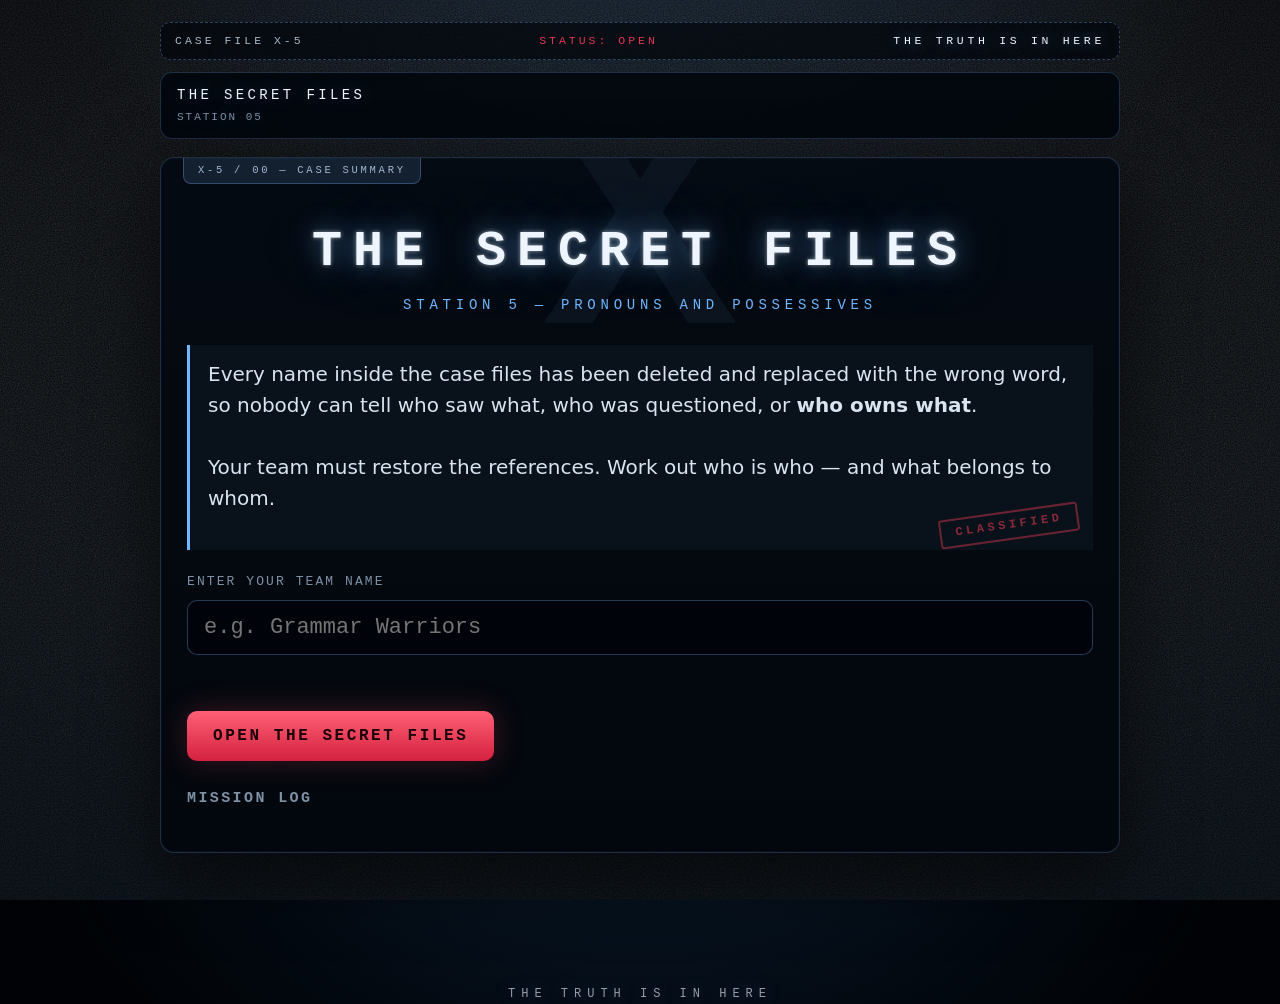
<file: 05-the-secret-files.html>
<!DOCTYPE html>
<html lang="en">
<head>
<meta charset="utf-8">
<meta name="viewport" content="width=device-width, initial-scale=1">
<title id="pageTitle">The Secret Files — Station 05</title>
<style>
/* ============================================================
   GRAMMAR ESCAPE-ROOM STATION — generic template
   Single-file game. No server, no build step, no libraries.
   Engine proven in Station 1 ("The Time Machine"). Fill in the
   CONFIG and stationData blocks in the <script> below; nothing
   in this <style> block needs to change.
   ============================================================ */

:root{
  --bg:#04080f;
  --bg2:#071120;
  --panel:rgba(10,20,34,.88);
  --panel-2:rgba(13,26,43,.92);
  --line:rgba(0,255,140,.22);
  --line-soft:rgba(120,200,255,.14);
  --text:#dbe9f4;
  --muted:#7f97ad;
  --green:#00ff88;
  --green-dim:#0a5f3c;
  --yellow:#ffc63d;
  --red:#ff4f6d;
  --cyan:#57d9ff;
  --mono:ui-monospace,"SFMono-Regular","JetBrains Mono","Cascadia Mono",Consolas,"Liberation Mono",monospace;
  --sans:"Segoe UI",Inter,system-ui,-apple-system,Roboto,Arial,sans-serif;
}

*{box-sizing:border-box}
html,body{height:100%}
body{
  margin:0;
  background:
    radial-gradient(1200px 700px at 50% -10%, #0d2033 0%, transparent 60%),
    linear-gradient(180deg,var(--bg) 0%,var(--bg2) 100%);
  color:var(--text);
  font-family:var(--sans);
  font-size:19px;
  line-height:1.55;
  min-height:100%;
}
#matrix{position:fixed;inset:0;z-index:0;opacity:.16;pointer-events:none}
.grid-overlay{
  position:fixed;inset:0;z-index:1;pointer-events:none;
  background-image:linear-gradient(rgba(0,255,140,.045) 1px,transparent 1px),
                   linear-gradient(90deg,rgba(0,255,140,.045) 1px,transparent 1px);
  background-size:48px 48px;
  mask-image:radial-gradient(circle at 50% 30%,#000 0%,transparent 78%);
  -webkit-mask-image:radial-gradient(circle at 50% 30%,#000 0%,transparent 78%);
}
.scanlines{
  position:fixed;inset:0;z-index:2;pointer-events:none;opacity:.35;
  background:repeating-linear-gradient(180deg,rgba(0,0,0,0) 0 3px,rgba(0,0,0,.22) 3px 4px);
}
.wrap{position:relative;z-index:3;max-width:1000px;margin:0 auto;padding:22px 20px 80px}

/* ---------- header ---------- */
header.topbar{
  display:flex;align-items:center;justify-content:space-between;gap:16px;
  border:1px solid var(--line);border-radius:12px;
  background:var(--panel);backdrop-filter:blur(4px);
  padding:12px 16px;margin-bottom:18px;
}
.brand{font-family:var(--mono);letter-spacing:.14em;font-size:14px;color:var(--green);text-transform:uppercase}
.brand small{display:block;color:var(--muted);letter-spacing:.18em;font-size:11px;margin-top:2px}
.topright{display:flex;align-items:center;gap:12px}
#teamBadge{font-family:var(--mono);font-size:14px;color:var(--cyan);border:1px solid var(--line-soft);border-radius:999px;padding:5px 14px;display:none}
.finish-btn{
  font-family:var(--mono);font-size:12px;letter-spacing:.1em;text-transform:uppercase;font-weight:700;
  background:transparent;color:var(--red);border:1px solid rgba(255,79,109,.5);
  border-radius:8px;padding:8px 14px;cursor:pointer;transition:.15s;
}
.finish-btn:hover{background:rgba(255,79,109,.12);border-color:var(--red)}

/* ---------- progress rail ---------- */
.rail{display:flex;align-items:stretch;gap:10px;margin-bottom:18px}
.rail .step{
  flex:1;border:1px solid var(--line-soft);border-radius:10px;background:rgba(8,16,28,.7);
  padding:10px 14px;font-family:var(--mono);font-size:13px;letter-spacing:.14em;
  text-transform:uppercase;color:var(--muted);display:flex;align-items:center;gap:10px;
  transition:.25s;
}
.rail .dot{width:10px;height:10px;border-radius:50%;background:#26394c;flex:none}
.rail .step.g.active{color:var(--green);border-color:rgba(0,255,140,.5);box-shadow:0 0 24px rgba(0,255,140,.12) inset}
.rail .step.g.active .dot{background:var(--green);box-shadow:0 0 12px var(--green)}
.rail .step.y.active{color:var(--yellow);border-color:rgba(255,198,61,.5);box-shadow:0 0 24px rgba(255,198,61,.12) inset}
.rail .step.y.active .dot{background:var(--yellow);box-shadow:0 0 12px var(--yellow)}
.rail .step.r.active{color:var(--red);border-color:rgba(255,79,109,.5);box-shadow:0 0 24px rgba(255,79,109,.12) inset}
.rail .step.r.active .dot{background:var(--red);box-shadow:0 0 12px var(--red)}
.rail .step.done{color:#9fb6c9;border-color:rgba(0,255,140,.28)}
.rail .step.done .dot{background:var(--green-dim)}

/* ---------- panels ---------- */
.panel{
  border:1px solid var(--line-soft);border-radius:14px;background:var(--panel);
  padding:26px 26px 30px;margin-bottom:18px;backdrop-filter:blur(3px);
  box-shadow:0 20px 60px rgba(0,0,0,.45);
}
.panel.green{border-color:rgba(0,255,140,.3)}
.panel.yellow{border-color:rgba(255,198,61,.3)}
.panel.red{border-color:rgba(255,79,109,.3)}
h1{
  font-family:var(--mono);font-size:clamp(30px,5vw,50px);letter-spacing:.1em;margin:.1em 0 .1em;
  color:#eafff5;text-shadow:0 0 26px rgba(0,255,140,.35);text-transform:uppercase;
}
h2{font-family:var(--mono);font-size:22px;letter-spacing:.12em;text-transform:uppercase;margin:0 0 6px}
h3{font-family:var(--mono);font-size:15px;letter-spacing:.16em;text-transform:uppercase;color:var(--muted);margin:0 0 14px}
.sub{font-family:var(--mono);letter-spacing:.22em;color:var(--green);text-transform:uppercase;font-size:14px}
.intro{
  border-left:3px solid var(--green);background:rgba(0,255,140,.05);
  padding:14px 18px;margin:22px 0;font-size:20px;
}
.muted{color:var(--muted)}
.center{text-align:center}

/* ---------- controls ---------- */
label.fieldlabel{display:block;font-family:var(--mono);letter-spacing:.16em;text-transform:uppercase;font-size:13px;color:var(--muted);margin-bottom:8px}
input[type=text]{
  width:100%;font-family:var(--mono);font-size:22px;color:#eafff5;
  background:rgba(3,10,18,.9);border:1px solid rgba(0,255,140,.3);border-radius:10px;
  padding:14px 16px;outline:none;
}
input[type=text]:focus{border-color:var(--green);box-shadow:0 0 0 3px rgba(0,255,140,.15)}
input.blank{
  width:auto;min-width:210px;display:inline-block;font-size:20px;padding:9px 12px;
  vertical-align:middle;margin:0 4px;
}
input.blank.ok{border-color:var(--green);color:var(--green);background:rgba(0,255,140,.08)}
input.blank.bad{border-color:var(--red);box-shadow:0 0 0 3px rgba(255,79,109,.12)}
input:disabled{opacity:1;cursor:not-allowed}
button{
  font-family:var(--mono);letter-spacing:.16em;text-transform:uppercase;font-size:16px;font-weight:700;
  color:#04140c;background:linear-gradient(180deg,#00ff95,#00c46f);
  border:none;border-radius:10px;padding:16px 26px;cursor:pointer;
  box-shadow:0 0 30px rgba(0,255,140,.25);transition:.18s;
}
button:hover{filter:brightness(1.12);transform:translateY(-1px)}
button:active{transform:translateY(0)}
button.ghost{background:transparent;color:var(--text);border:1px solid var(--line-soft);box-shadow:none}
button.ghost:hover{border-color:var(--green);color:var(--green)}
button.yellow{background:linear-gradient(180deg,#ffd76a,#f0a800);color:#1d1400;box-shadow:0 0 30px rgba(255,198,61,.22)}
button.red{background:linear-gradient(180deg,#ff7d95,#e6355a);color:#22050c;box-shadow:0 0 30px rgba(255,79,109,.22)}
button.danger{background:linear-gradient(180deg,#ff7d95,#e6355a);color:#22050c}
.btnrow{display:flex;gap:12px;flex-wrap:wrap;margin-top:22px}
.err{color:var(--red);font-family:var(--mono);font-size:15px;margin-top:12px;min-height:22px}

/* ---------- questions ---------- */
.qlist{list-style:none;padding:0;margin:16px 0 0}
.qitem{
  border:1px solid var(--line-soft);border-radius:12px;background:rgba(6,14,24,.65);
  padding:16px 18px;margin-bottom:12px;display:flex;gap:14px;align-items:flex-start;
}
.qitem.ok{border-color:rgba(0,255,140,.45);background:rgba(0,255,140,.06)}
.qitem.bad{border-color:rgba(255,79,109,.45)}
.qnum{font-family:var(--mono);font-size:15px;color:var(--muted);min-width:34px;padding-top:12px}
.qbody{flex:1}
.qtext{font-size:20px;line-height:2.1}
.mark{font-family:var(--mono);font-size:15px;margin-top:8px;min-height:20px}
.mark.ok{color:var(--green)}
.mark.bad{color:var(--red)}
.counter{font-family:var(--mono);letter-spacing:.16em;text-transform:uppercase;color:var(--muted);font-size:14px}
.bigscore{font-family:var(--mono);font-size:clamp(28px,6vw,46px);letter-spacing:.06em;margin:6px 0}
.bar{height:10px;border-radius:6px;background:rgba(255,255,255,.07);overflow:hidden;margin:14px 0 6px}
.bar > i{display:block;height:100%;width:0;background:linear-gradient(90deg,#00c46f,#00ff95);transition:width .45s ease}
.bar.y > i{background:linear-gradient(90deg,#f0a800,#ffd76a)}
.bar.r > i{background:linear-gradient(90deg,#e6355a,#ff7d95)}

/* ---------- answer review ---------- */
.fill{font-family:var(--mono);font-weight:700;padding:2px 8px;border-radius:6px}
.fill.good{color:var(--green);background:rgba(0,255,140,.12);border:1px solid rgba(0,255,140,.4)}
.yours{font-family:var(--mono);font-size:16px;color:var(--red);margin-top:6px}
.yours.ok{color:var(--green)}
.review-note{border-left:3px solid var(--cyan);background:rgba(87,217,255,.06);padding:12px 16px;font-size:17px;margin:16px 0}

/* ---------- clue ---------- */
.clue-card{
  border:2px dashed var(--green);border-radius:16px;background:rgba(0,255,140,.07);
  padding:30px;text-align:center;margin:24px 0;
  animation:pop .5s ease;
}
@keyframes pop{from{opacity:0;transform:scale(.96)}to{opacity:1;transform:scale(1)}}
.clue-word{font-family:var(--mono);font-size:clamp(34px,8vw,64px);letter-spacing:.18em;color:var(--green);text-shadow:0 0 30px rgba(0,255,140,.5)}

/* ---------- summary ---------- */
.rows{margin:18px 0}
.row{display:flex;justify-content:space-between;gap:16px;border-bottom:1px dashed rgba(127,151,173,.22);padding:12px 2px;font-size:19px}
.row b{font-family:var(--mono)}
.total{font-family:var(--mono);font-size:clamp(26px,5vw,40px);color:var(--green);letter-spacing:.06em;margin-top:14px}
table{width:100%;border-collapse:collapse;font-family:var(--mono);font-size:16px;margin-top:12px}
th,td{border-bottom:1px solid rgba(127,151,173,.2);padding:10px 8px;text-align:right}
th:first-child,td:first-child{text-align:left}
th{color:var(--muted);text-transform:uppercase;letter-spacing:.12em;font-size:12px}
tr.win td{color:var(--green)}
.tags{display:flex;flex-wrap:wrap;gap:8px;margin-top:12px}
.tag{font-family:var(--mono);font-size:14px;border:1px solid var(--line);border-radius:999px;padding:5px 12px;color:#9fe6c4;background:rgba(0,255,140,.06)}

/* ---------- teacher modal ---------- */
.modal{position:fixed;inset:0;z-index:50;background:rgba(2,6,12,.8);backdrop-filter:blur(3px);display:none;align-items:flex-start;justify-content:center;padding:40px 16px;overflow:auto}
.modal.open{display:flex}
.modal .box{max-width:820px;width:100%;border:1px solid var(--line);border-radius:14px;background:#071220;padding:26px}
.hidden{display:none !important}
.filestatus{font-family:var(--mono);font-size:14px;color:var(--muted);margin-top:10px}
@media (max-width:680px){
  body{font-size:17px}
  .rail{flex-direction:column}
  input.blank{min-width:150px}
}
@media (prefers-reduced-motion:reduce){
  #matrix{display:none}
  *{animation:none !important;transition:none !important}
}

/* ============================================================
   X-FILES SKIN — Station 5 "The Secret Files"
   Cosmetic only. No engine changes; the tier colours
   (green / yellow / red) are kept because they carry meaning.
   ============================================================ */

:root{
  --bg:#000205;
  --bg2:#01070e;
  --panel:rgba(3,8,14,.9);
  --panel-2:rgba(4,10,18,.94);
  --line:rgba(126,183,255,.26);
  --line-soft:rgba(150,190,230,.16);
  --text:#d8e4f0;
  --muted:#7e91a5;
  --cyan:#8ec9ff;
  --xblue:#6fb7ff;
  --xwhite:#eef5ff;
  --stamp:#e03a52;
}

/* ---------- the room the file is read in: black, cold, vignetted ---------- */
#matrix{display:none}                 /* no matrix rain in this station */
.grid-overlay{opacity:.5;background-image:none}
body{
  background:
    radial-gradient(1000px 620px at 50% -14%, #0a1a2c 0%, transparent 62%),
    linear-gradient(180deg,var(--bg) 0%,var(--bg2) 100%);
}
/* torch beam */
body::before{
  content:"";position:fixed;left:50%;top:-40vh;width:130vw;height:82vh;
  transform:translateX(-50%);z-index:0;pointer-events:none;
  background:radial-gradient(closest-side at 50% 100%, rgba(200,228,255,.20) 0%, rgba(111,183,255,.08) 44%, transparent 74%);
  filter:blur(16px);
}
/* vignette + film grain */
body::after{
  content:"";position:fixed;inset:0;z-index:2;pointer-events:none;
  background:
    radial-gradient(120% 90% at 50% 40%, transparent 42%, rgba(0,0,0,.72) 100%),
    url("data:image/svg+xml;utf8,<svg xmlns='http://www.w3.org/2000/svg' width='140' height='140'><filter id='n'><feTurbulence type='fractalNoise' baseFrequency='.85' numOctaves='3'/></filter><rect width='140' height='140' filter='url(%23n)' opacity='.5'/></svg>");
  opacity:.42;mix-blend-mode:screen;
  animation:grain 1.1s steps(4) infinite;
}
@keyframes grain{
  0%{transform:translate(0,0)}   25%{transform:translate(-2%,1%)}
  50%{transform:translate(1%,-2%)} 75%{transform:translate(-1%,-1%)}
  100%{transform:translate(0,0)}
}
.scanlines{opacity:.22}

/* ---------- typewriter everywhere it counts ---------- */
h1,h2,h3,.fieldlabel,.counter,.sub,.bigscore,.total,#endTeam,.tag,.qnum,.mark,.err{
  font-family:var(--mono) !important;
}

/* ---------- title card ---------- */
#screen-start{overflow:hidden}
#screen-start .center{position:relative;padding:16px 0 6px}
#screen-start .center::before{         /* the X, ghosted behind the title */
  content:"X";position:absolute;left:50%;top:50%;transform:translate(-50%,-56%);
  font-family:var(--mono);font-size:clamp(150px,34vw,320px);font-weight:700;
  color:rgba(126,183,255,.055);letter-spacing:0;line-height:1;pointer-events:none;z-index:0;
}
#screen-start h1,#screen-start .sub{position:relative;z-index:1}
h1{
  color:var(--xwhite);
  text-shadow:0 0 4px rgba(255,255,255,.5),0 0 26px rgba(111,183,255,.55),0 0 70px rgba(111,183,255,.28);
  letter-spacing:.22em;
}
#screen-start h1{animation:flicker 6s infinite}
@keyframes flicker{
  0%,96%,100%{opacity:1}
  96.5%{opacity:.45} 97%{opacity:1} 97.6%{opacity:.6} 98.2%{opacity:1}
}
.sub{color:var(--xblue);letter-spacing:.34em}

/* ---------- case-file strip above the header ---------- */
.casefile{
  position:relative;z-index:3;max-width:1000px;margin:0 auto 12px;
  border:1px dashed rgba(126,183,255,.34);border-radius:10px;
  background:rgba(2,6,12,.72);
  font-family:var(--mono);font-size:11.5px;letter-spacing:.26em;text-transform:uppercase;
  color:rgba(214,232,250,.78);padding:9px 14px;
  display:flex;flex-wrap:wrap;gap:6px 18px;justify-content:space-between;align-items:center;
}
.casefile .open{color:var(--stamp)}
.casefile .truth{color:var(--xwhite);letter-spacing:.32em;text-shadow:0 0 14px rgba(111,183,255,.6)}

/* ---------- panels as dossier sheets, with a file tab ---------- */
.panel{
  border-color:rgba(126,183,255,.22);
  background:linear-gradient(180deg,rgba(4,10,18,.94),rgba(2,7,13,.94));
  box-shadow:0 26px 70px rgba(0,0,0,.6), 0 0 0 1px rgba(255,255,255,.02) inset;
  position:relative;padding-top:34px;
}
.panel[data-file]::before{
  content:attr(data-file);
  position:absolute;top:-1px;left:22px;
  font-family:var(--mono);font-size:10.5px;letter-spacing:.26em;text-transform:uppercase;
  color:rgba(198,222,246,.8);background:rgba(126,183,255,.13);
  border:1px solid rgba(126,183,255,.3);border-top:none;
  border-radius:0 0 8px 8px;padding:5px 14px;
}
.panel.green{border-color:rgba(0,255,140,.26)}
.panel.yellow{border-color:rgba(255,198,61,.26)}
.panel.red{border-color:rgba(255,79,109,.26)}

/* ---------- header / rail ---------- */
header.topbar{background:rgba(2,7,13,.9);border-color:rgba(126,183,255,.22)}
.brand{color:var(--xwhite);letter-spacing:.24em;text-shadow:0 0 18px rgba(111,183,255,.45)}
.rail .step{background:rgba(2,7,13,.8)}

/* ---------- the briefing: a memo sheet, redacted ---------- */
.intro{
  border-left:3px solid var(--xblue);
  background:rgba(126,183,255,.045);
  position:relative;padding-bottom:36px;
}
.intro::after{                          /* CLASSIFIED stamp */
  content:"CLASSIFIED";
  position:absolute;right:14px;bottom:10px;transform:rotate(-8deg);
  font-family:var(--mono);font-size:12px;letter-spacing:.3em;font-weight:700;
  color:rgba(224,58,82,.6);border:2px solid rgba(224,58,82,.45);
  border-radius:3px;padding:3px 14px;pointer-events:none;
}
.redact{
  background:#000;color:transparent;border-radius:2px;
  padding:0 .35em;box-shadow:0 0 0 1px rgba(255,255,255,.14) inset;
  -webkit-user-select:none;user-select:none;
}

/* ---------- evidence bank ---------- */
.bank{
  margin-top:14px;border:1px dashed rgba(126,183,255,.3);border-radius:10px;
  background:rgba(4,12,22,.6);padding:12px 14px;
  font-family:var(--mono);font-size:16px;color:var(--cyan);letter-spacing:.04em;
}
.bank .bank-title{
  display:block;font-size:11px;letter-spacing:.26em;text-transform:uppercase;
  color:var(--muted);margin-bottom:5px;
}

/* ---------- inputs: cold until proven correct ---------- */
input[type=text]{color:var(--xwhite);background:rgba(1,5,10,.92);border-color:rgba(126,183,255,.3)}
input[type=text]:focus{border-color:var(--xblue);box-shadow:0 0 0 3px rgba(111,183,255,.16)}
input.blank.ok{border-color:var(--green);color:var(--green);background:rgba(0,255,140,.08)}
.qitem{background:rgba(3,9,16,.7)}

/* ---------- the clue: a declassified page ---------- */
.clue-card{position:relative;overflow:hidden;background:rgba(0,255,140,.05)}
.clue-card::after{
  content:"DECLASSIFIED";
  position:absolute;top:18px;right:-14px;transform:rotate(12deg);
  font-family:var(--mono);font-size:13px;letter-spacing:.28em;font-weight:700;
  color:rgba(224,58,82,.8);border:2px solid rgba(224,58,82,.65);
  border-radius:4px;padding:4px 22px;opacity:.9;pointer-events:none;
}

/* ---------- footer tagline, title-card style ---------- */
.xfoot{
  position:relative;z-index:3;max-width:1000px;margin:34px auto 0;text-align:center;
  font-family:var(--mono);font-size:12px;letter-spacing:.5em;text-transform:uppercase;
  color:rgba(238,245,255,.62);text-shadow:0 0 18px rgba(111,183,255,.45);
}

@media (max-width:680px){
  .casefile{font-size:10px;letter-spacing:.16em}
  .xfoot{letter-spacing:.28em}
  .clue-card::after{display:none}
  h1{letter-spacing:.12em}
  #screen-start .center::before{font-size:38vw}
}
@media (prefers-reduced-motion:reduce){
  body::after{animation:none}
  #screen-start h1{animation:none}
}

/* ---------- buttons: case-file red across the board ---------- */
button,
button.yellow,
button.red,
button.danger{
  background:linear-gradient(180deg,#ff6076,#d4213f);
  color:#1a0308;
  box-shadow:0 0 30px rgba(224,58,82,.28);
}
button:hover{filter:brightness(1.12)}
button.ghost{
  background:transparent;color:var(--text);
  border:1px solid rgba(224,58,82,.45);box-shadow:none;
}
button.ghost:hover{border-color:var(--stamp);color:#ff8b9c;background:rgba(224,58,82,.08)}

</style>
</head>
<body>
<canvas id="matrix"></canvas>
<div class="grid-overlay"></div>
<div class="scanlines"></div>

<div class="wrap">
  <div class="casefile">
    <span>Case file X-5</span>
    <span class="open">Status: open</span>
    <span class="truth">The truth is in here</span>
  </div>
  <header class="topbar">
    <div class="brand"><span id="brandName">The Secret Files</span><small id="brandStation">Station 05</small></div>
    <div class="topright">
      <span id="teamBadge"></span>
      <button class="finish-btn hidden" id="finishStationBtn">Finish the station</button>
    </div>
  </header>

  <div class="rail" id="rail">
    <div class="step g" id="railG"><span class="dot"></span><span id="railGLabel">Green</span></div>
    <div class="step y" id="railY"><span class="dot"></span><span id="railYLabel">Yellow</span></div>
    <div class="step r" id="railR"><span class="dot"></span><span id="railRLabel">Red</span></div>
  </div>

  <!-- ============ START ============ -->
  <section class="panel" id="screen-start" data-file="X-5 / 00 — Case summary">
    <div class="center">
      <h1 id="startTitle">The Secret Files</h1>
      <div class="sub" id="startSubtitle">Station 5 — Pronouns and Possessives</div>
    </div>
    <div class="intro" id="introText">
      Write two short story lines here.
    </div>
    <label class="fieldlabel" for="teamInput">Enter your team name</label>
    <input type="text" id="teamInput" autocomplete="off" spellcheck="false" placeholder="e.g. Grammar Warriors">
    <div class="err" id="startErr"></div>
    <div class="btnrow"><button id="startBtn"></button></div>
    <div style="margin-top:26px">
      <h3 style="margin-bottom:8px">Mission log</h3>
      <div class="tags" id="teamsList"></div>
    </div>
  </section>

  <!-- ============ GREEN ============ -->
  <section class="panel green hidden" id="screen-green" data-file="X-5 / 01 — Deleted references">
    <h2 style="color:var(--green)" id="greenTitle">Green</h2>
    <h3 id="greenSubheading">Complete the mission</h3>
    <p class="muted" style="font-size:17px" id="greenInstructions">Fill in every gap. You may try as many times as you need. Correct answers lock automatically.</p>
    <div class="bar"><i id="greenBar"></i></div>
    <div class="counter" id="greenCounter">0 / 0</div>
    <ul class="qlist" id="greenList"></ul>
    <div class="err" id="greenMsg"></div>
    <div class="btnrow"><button id="greenCheck">Check answers</button></div>
  </section>

  <!-- ============ CLUE ============ -->
  <section class="panel green hidden" id="screen-clue" data-file="X-5 / 02 — Recovered fragment">
    <div class="center">
      <h1 style="font-size:clamp(26px,5vw,40px)" id="greenCompleteHeadline">Green completed</h1>
      <div class="sub">Green completed — 10 / 10</div>
      <div class="clue-card">
        <h3 style="margin-bottom:6px">Clue unlocked</h3>
        <div class="clue-word" id="clueWord"></div>
        <p style="margin:14px 0 0;font-size:16px;color:var(--red);font-weight:700">Write this clue down. You will need it at the end of the escape room.</p>
      </div>
      <p class="muted" style="font-size:17px">Green gives <b>0 competition points</b>. Points start now.</p>
      <div class="btnrow" style="justify-content:center"><button class="yellow" id="toYellow">Continue to Yellow</button></div>
    </div>
  </section>

  <!-- ============ YELLOW ============ -->
  <section class="panel yellow hidden" id="screen-yellow" data-file="X-5 / 03 — Ownership of evidence">
    <h2 style="color:var(--yellow)" id="yellowTitle">Yellow</h2>
    <h3><span id="yellowCounter">Question 1 / 5</span> &nbsp;·&nbsp; +1 point per correct answer</h3>
    <div class="bar y"><i id="yellowBar"></i></div>
    <p class="muted" style="font-size:16px">One attempt only. Your first answer counts.</p>
    <div class="bank"><span class="bank-title">Evidence bank</span>mine · yours · his · hers · ours · theirs · myself · yourself · himself · herself · ourselves · themselves</div>
    <div id="yellowQ" class="qtext" style="margin:22px 0 6px"></div>
    <div class="err" id="yellowErr"></div>
    <div class="btnrow"><button class="yellow" id="yellowSubmit">Submit answer</button></div>
  </section>

  <!-- ============ YELLOW REVIEW ============ -->
  <section class="panel yellow hidden" id="screen-yellow-review" data-file="X-5 / 03a — Verified transcript">
    <h2 style="color:var(--yellow)">Yellow — correct answers</h2>
    <h3 id="yellowReviewTopic">Grammar topic</h3>
    <div class="center bigscore" style="color:var(--yellow);font-size:clamp(22px,3.4vw,32px)" id="yellowScoreBig"></div>
    <div class="review-note">Read the correct version of every sentence. Your Yellow score is already saved and cannot change.</div>
    <ul class="qlist" id="yellowReview"></ul>
    <div class="btnrow"><button class="red" id="toRed">Continue to Red</button></div>
  </section>

  <!-- ============ RED ============ -->
  <section class="panel red hidden" id="screen-red" data-file="X-5 / 04 — Witness statements">
    <h2 style="color:var(--red)" id="redTitle">Red</h2>
    <h3><span id="redCounter">Question 1 / 5</span> &nbsp;·&nbsp; +2 points per correct answer</h3>
    <div class="bar r"><i id="redBar"></i></div>
    <p class="muted" style="font-size:16px">One attempt only. Your first answer counts.</p>
    <div class="bank"><span class="bank-title">Evidence bank</span>who · which · that · whose · where<br><span style="color:var(--muted);font-size:13px">More than one answer may sometimes be possible.</span></div>
    <div id="redQ" class="qtext" style="margin:22px 0 6px"></div>
    <div class="err" id="redErr"></div>
    <div class="btnrow"><button class="red" id="redSubmit">Submit answer</button></div>
  </section>

  <!-- ============ RED REVIEW ============ -->
  <section class="panel red hidden" id="screen-red-review" data-file="X-5 / 04a — Verified transcript">
    <h2 style="color:var(--red)">Red — correct answers</h2>
    <h3 id="redReviewTopic">Grammar topic</h3>
    <div class="center bigscore" style="color:var(--red);font-size:clamp(22px,3.4vw,32px)" id="redScoreBig"></div>
    <div class="review-note">Read the correct version of every sentence. Your Red score is already saved and cannot change.</div>
    <ul class="qlist" id="redReview"></ul>
    <div class="btnrow"><button id="toEnd">See final score</button></div>
  </section>

  <!-- ============ END ============ -->
  <section class="panel hidden" id="screen-end" data-file="X-5 / 05 — Case closed">
    <div class="center">
      <div class="sub" style="margin-bottom:4px" id="endStationLabel">Station 05</div>
      <h1 style="font-size:clamp(24px,4.6vw,38px)" id="missionCompleteHeadline">Station mission completed</h1>
      <div class="sub" id="endTeam"></div>
    </div>
    <div class="rows" id="endRows"></div>
    <div class="center total" id="endTotal"></div>
    <div class="center" id="allDone"></div>
    <div class="btnrow" style="justify-content:center">
      <button id="nextTeam">Next team →</button>
      <button class="ghost" id="endExport">Save results.md</button>
    </div>
  </section>
</div>
  <div class="xfoot">The truth is in here</div>


<script>
/* ==================================================================
   ██  EDIT YOUR CONTENT HERE — SECTION 1: IDENTITY & LABELS  ██
   ------------------------------------------------------------------
   Everything in CONFIG controls the station's name, story framing and
   on-screen wording. None of it affects scoring or game logic — it is
   pure text/HTML that gets written into the page when the game boots.
   ================================================================== */
const CONFIG = {
  gameName: "The Secret Files",
  stationLabel: "Station 05",
  subtitle: "Station 5 — Pronouns and Possessives",
  introHTML:
    "Every name inside the case files has been deleted and replaced with the wrong word, so nobody can tell who saw what, who was questioned, or <b>who owns what</b>.<br><br>" +
    "Your team must restore the references. Work out who is who — and what belongs to whom.",

  green: {
    railLabel: "Green — Pronouns",
    panelTitle: "Green — Subject pronouns, object pronouns and possessive adjectives",
    subheading: "Restore the deleted references",
    instructionsHTML:
      "Complete each sentence with the correct <b>pronoun or possessive adjective</b>. " +
      "You may try as many times as you need — correct answers lock automatically. " +
      "You must restore all 10 files to unlock this station's clue." +
      "<div class=\"bank\"><span class=\"bank-title\">Evidence bank</span>" +
      "he · she · it · they · him · her · them · his · her · their</div>",
    progressLabel: "Files restored",
    completeHeadline: "Case files restored"
  },
  yellow: {
    railLabel: "Yellow — Possessives",
    panelTitle: "Yellow — Possessive pronouns and reflexive pronouns",
    reviewTopic: "Possessive pronouns and reflexive pronouns"
  },
  red: {
    railLabel: "Red — Relative pronouns",
    panelTitle: "Red — Relative pronouns",
    reviewTopic: "Relative pronouns: who, which, that, whose, where"
  },

  missionCompleteHeadline: "Case file X-5 closed",
  allTeamsHeadline: "Every team has been through the secret files",
  startButtonLabel: "Open the secret files"
};

/* ==================================================================
   ██  EDIT YOUR CONTENT HERE — SECTION 2: QUESTIONS  ██
   ------------------------------------------------------------------
   Everything the teacher normally changes lives in stationData below.
   Nothing else in this file needs to be touched.

   HOW A QUESTION WORKS
   --------------------
   "question"  the sentence. Every ___  (three underscores) becomes an
               input box on screen.
   "answers"   the accepted answer(s).

     ONE blank  ->  answers: ["entered"]                  (list of accepted spellings)
     TWO blanks ->  answers: [ ["was working"], ["went"] ] (one list per blank)

   Answer checking ignores CAPITAL letters, extra spaces and the type
   of apostrophe. Add every acceptable variant, e.g.
        ["didn't understand", "did not understand"]

   SCORING: one question = one score unit.
     Green  = 0 competition points (but must reach 10/10 to get the clue)
     Yellow = +1 point per fully correct question
     Red    = +2 points per fully correct question
   ================================================================== */

const stationData = {

  /* ---- THE STATION CLUE (shown after Green 10/10) ---- */
  clue: "FINAL",

  /* ---- 🟢 GREEN — 10 questions — mandatory, 0 points ----
     Subject pronouns, object pronouns and possessive adjectives.
     Bank: he - she - it - they - him - her - them - his - her - their   */
  green: [
    { question: "The police found two laptops and took ___ for examination.",
      answers: ["them"] },
    { question: "A student saw a strange message, but ___ did not understand it.",
      answers: ["he", "she"] },
    { question: "The officers spoke to two witnesses and asked ___ several questions.",
      answers: ["them"] },
    { question: "The hacker changed the teachers' passwords and blocked ___ accounts.",
      answers: ["their"] },
    { question: "A computer restarted by itself, so ___ was checked immediately.",
      answers: ["it"] },
    { question: "A police officer found an unfamiliar device near the server room and photographed ___ before moving it.",
      answers: ["it"] },
    { question: "The students received their clues, but they were told not to show ___ to other teams.",
      answers: ["them"] },
    { question: "The police questioned a student because ___ school account had been used during the attack.",
      answers: ["his", "her"] },
    { question: "A teacher noticed that one of the classroom computers had restarted by itself, so ___ reported the problem immediately.",
      answers: ["he", "she"] },
    { question: "Two students found suspicious files on ___ computers.",
      answers: ["their"] }
  ],

  /* ---- 🟡 YELLOW — +1 point each ----
     Possessive pronouns and reflexive pronouns.
     Bank: mine - yours - his - hers - ours - theirs - myself - yourself -
           himself - herself - ourselves - themselves   */
  yellow: [
    { question: "\"Is this your Team Passport?\"  —  \"No, ___ is on the other table.\"",
      answers: [ ["mine"] ], points: 1 },
    { question: "Stina found a phone, but it was not ___ . Her phone was still in the office.",
      answers: [ ["hers"] ], points: 1 },
    { question: "One student solved the difficult puzzle by ___ without asking for help.",
      answers: [ ["himself", "herself"] ], points: 1 },
    { question: "The teachers have their own instructions, and the students have ___ .",
      answers: [ ["theirs"] ], points: 1 },
    { question: "Two students accidentally locked ___ out of their accounts.",
      answers: [ ["themselves"] ], points: 1 }
  ],

  /* ---- 🔴 RED — +2 points each ----
     Relative pronouns.  Bank: who - which - that - whose - where   */
  red: [
    { question: "The police interviewed the student ___ account had been used to access a protected folder during the attack.",
      answers: [ ["whose"] ], points: 2 },
    { question: "The investigators found a second USB stick ___ contained copies of several deleted school files.",
      answers: [ ["which", "that"] ], points: 2 },
    { question: "The computer room, ___ the first technical problems had appeared, was closed while the police examined it.",
      answers: [ ["where"] ], points: 2 },
    { question: "The person ___ created the German challenges clearly knew that the students were studying both languages.",
      answers: [ ["who", "that"] ], points: 2 },
    { question: "The security camera recorded someone ___ face could not be seen because the person was wearing a hood.",
      answers: [ ["whose"] ], points: 2 }
  ]
};

/* ---- Other settings a teacher might want to change ---- */
const TOTAL_TEAMS   = 10;
const STORAGE_KEY   = "secretFilesStation5Results_v1";
const RESULTS_TITLE = "# Station 5 — The Secret Files Results";

/* ==================================================================
   ██  GAME ENGINE — you do not need to edit below this line  ██
   ================================================================== */

/* ---------- small helpers ---------- */
const $  = (id) => document.getElementById(id);
const norm = (s) => String(s||"")
  .replace(/[‘’ʼ´`]/g, "'")   // curly apostrophes -> '
  .replace(/\s+/g, " ")
  .trim()
  .toLowerCase();

/** Normalise a question's answers into an array of blanks: [[a,b],[c]] */
function blanksOf(q){
  const a = q.answers;
  if (!Array.isArray(a)) return [[String(a)]];
  return Array.isArray(a[0]) ? a : [a];
}
function isAccepted(value, accepted){
  const v = norm(value);
  return accepted.some(x => norm(x) === v);
}
function two(n){ return String(n).padStart(2,"0"); }
function clockString(d){ return two(d.getHours())+":"+two(d.getMinutes())+":"+two(d.getSeconds()); }
function durationString(ms){
  const s = Math.max(0, Math.round(ms/1000));
  return two(Math.floor(s/60))+":"+two(s%60);
}
function esc(s){ return String(s).replace(/[<>&]/g, c => ({"<":"&lt;",">":"&gt;","&":"&amp;"}[c])); }

/* ---------- persistent results ---------- */
function loadResults(){
  try { return JSON.parse(localStorage.getItem(STORAGE_KEY)) || []; }
  catch(e){ return []; }
}
function saveResults(list){
  try { localStorage.setItem(STORAGE_KEY, JSON.stringify(list)); }
  catch(e){ console.warn("localStorage unavailable", e); }
}
function buildMarkdown(){
  const list = loadResults();
  let md = RESULTS_TITLE + "\n\n";
  md += "_" + list.length + " team(s) recorded. Winner = Yellow + Red points only._\n\n";
  list.forEach(r => {
    md += "## " + r.team + "\n";
    md += "- Green: " + r.greenCorrect + " / " + r.greenTotal + "\n";
    md += "- Green attempts: " + r.greenAttempts + "\n";
    md += "- Clue earned: " + (r.clue ? "Yes" : "No") + "\n";
    md += "- Yellow correct: " + r.yellowCorrect + "\n";
    md += "- Yellow points: " + r.yellowPoints + "\n";
    md += "- Red correct: " + r.redCorrect + "\n";
    md += "- Red points: " + r.redPoints + "\n";
    md += "- Total score: " + r.total + "\n";
    md += "- Start time: " + r.start + "\n";
    md += "- Finish time: " + r.finish + "\n";
    md += "- Duration: " + r.duration + "\n";
    md += "\n---\n\n";
  });
  const ranked = [...list].sort((a,b) => b.total - a.total);
  if (ranked.length){
    md += "## Scoreboard (Yellow + Red)\n\n";
    md += "| Team | Yellow | Red | Total |\n| --- | ---: | ---: | ---: |\n";
    ranked.forEach(r => { md += "| " + r.team + " | " + r.yellowPoints + " | " + r.redPoints + " | " + r.total + " |\n"; });
    const best = ranked[0].total;
    const winners = ranked.filter(r => r.total === best).map(r => r.team);
    md += "\n**" + (winners.length > 1 ? "Tied leaders" : "Winner") + ": " + winners.join(", ") + " — " + best + " points**\n";
  }
  return md;
}

/* ---------- results.md file handle (File System Access API) ---------- */
let fileHandle = null;
const IDB_NAME = "timeMachineStation1", IDB_STORE = "handles";
function idb(){
  return new Promise((res, rej) => {
    const r = indexedDB.open(IDB_NAME, 1);
    r.onupgradeneeded = () => r.result.createObjectStore(IDB_STORE);
    r.onsuccess = () => res(r.result);
    r.onerror = () => rej(r.error);
  });
}
async function idbSet(k,v){ try{ const db=await idb(); await new Promise((res,rej)=>{const t=db.transaction(IDB_STORE,"readwrite");t.objectStore(IDB_STORE).put(v,k);t.oncomplete=res;t.onerror=()=>rej(t.error);}); }catch(e){} }
async function idbGet(k){ try{ const db=await idb(); return await new Promise((res,rej)=>{const t=db.transaction(IDB_STORE,"readonly");const q=t.objectStore(IDB_STORE).get(k);q.onsuccess=()=>res(q.result);q.onerror=()=>rej(q.error);}); }catch(e){ return null; } }

const fsSupported = (typeof window.showSaveFilePicker === "function");

async function pickResultsFile(){
  if (!fsSupported){
    alert("This browser cannot write files directly.\nUse EXPORT RESULTS.MD instead — it downloads the complete file with every team.");
    return;
  }
  try{
    fileHandle = await window.showSaveFilePicker({
      suggestedName: "results.md",
      types: [{ description: "Markdown", accept: { "text/markdown": [".md"] } }]
    });
    await idbSet("resultsFile", fileHandle);
    await writeResultsFile();
    updateFileStatus();
  }catch(e){ /* user cancelled */ }
}
async function writeResultsFile(){
  if (!fileHandle) return false;
  try{
    const perm = await fileHandle.queryPermission({ mode:"readwrite" });
    if (perm !== "granted"){
      const req = await fileHandle.requestPermission({ mode:"readwrite" });
      if (req !== "granted") return false;
    }
    const w = await fileHandle.createWritable();
    await w.write(buildMarkdown());
    await w.close();
    return true;
  }catch(e){ console.warn("write failed", e); return false; }
}
function downloadResults(){
  const blob = new Blob([buildMarkdown()], { type:"text/markdown;charset=utf-8" });
  const url = URL.createObjectURL(blob);
  const a = document.createElement("a");
  a.href = url; a.download = "results.md";
  document.body.appendChild(a); a.click(); a.remove();
  setTimeout(() => URL.revokeObjectURL(url), 2000);
}
function updateFileStatus(){
  const el = $("fileStatus");
  if (!el) return;
  if (fileHandle) el.textContent = "results.md is connected — it is rewritten automatically after every team.";
  else if (fsSupported) el.textContent = "No results file selected yet. Click SELECT RESULTS FILE once at the start of the lesson, or just export at the end.";
  else el.textContent = "This browser cannot write files directly (that is fine). Use EXPORT RESULTS.MD — the download always contains every team.";
}

/* ---------- game state ---------- */
let S = null;
function freshState(team){
  return {
    team,
    startedAt: Date.now(),
    startClock: clockString(new Date()),
    greenAttempts: 0,
    greenLocked: stationData.green.map(q => blanksOf(q).map(() => false)),
    greenValues: stationData.green.map(q => blanksOf(q).map(() => "")),
    greenDone: false,
    yellowIndex: 0, yellowCorrect: 0, yellowPoints: 0, yellowGiven: [], yellowRight: [],
    redIndex: 0,    redCorrect: 0,    redPoints: 0,    redGiven: [],    redRight: []
  };
}

/* ---------- screens ---------- */
const SCREENS = ["screen-start","screen-green","screen-clue","screen-yellow","screen-yellow-review","screen-red","screen-red-review","screen-end"];
function show(id){
  SCREENS.forEach(s => $(s).classList.toggle("hidden", s !== id));
  const map = { "screen-green":"g", "screen-clue":"g", "screen-yellow":"y", "screen-yellow-review":"y", "screen-red":"r", "screen-red-review":"r" };
  ["railG","railY","railR"].forEach(r => $(r).classList.remove("active","done"));
  const cur = map[id];
  if (cur === "g"){ $("railG").classList.add("active"); }
  if (cur === "y"){ $("railG").classList.add("done"); $("railY").classList.add("active"); }
  if (cur === "r"){ $("railG").classList.add("done"); $("railY").classList.add("done"); $("railR").classList.add("active"); }
  if (id === "screen-end"){ ["railG","railY","railR"].forEach(r => $(r).classList.add("done")); }
  $("rail").style.display = (id === "screen-start") ? "none" : "flex";
  window.scrollTo({ top:0, behavior:"smooth" });
}

/** Build the sentence HTML, replacing every ___ with an input. */
function renderQuestion(q, idPrefix, values, locked){
  const parts = q.question.split("___");
  let html = "";
  for (let i = 0; i < parts.length; i++){
    html += esc(parts[i]);
    if (i < parts.length - 1){
      const v = values ? esc(values[i] || "") : "";
      const isLocked = locked && locked[i];
      html += '<input type="text" class="blank' + (isLocked ? " ok" : "") + '" autocomplete="off" spellcheck="false" ' +
              'id="' + idPrefix + "_" + i + '" value="' + v + '"' + (isLocked ? " disabled" : "") + '>';
    }
  }
  return html;
}

/* ================= GREEN ================= */
function renderGreen(feedback){
  const list = $("greenList");
  list.innerHTML = "";
  stationData.green.forEach((q, qi) => {
    const li = document.createElement("li");
    li.className = "qitem";
    const state = feedback ? feedback[qi] : null;
    if (state === true) li.classList.add("ok");
    if (state === false) li.classList.add("bad");
    li.innerHTML =
      '<div class="qnum">' + two(qi+1) + '</div>' +
      '<div class="qbody"><div class="qtext">' +
        renderQuestion(q, "g"+qi, S.greenValues[qi], S.greenLocked[qi]) +
      '</div><div class="mark ' + (state === true ? "ok" : state === false ? "bad" : "") + '">' +
        (state === true ? "✓ Correct" : state === false ? "✗ Try again" : "") +
      '</div></div>';
    list.appendChild(li);
  });
  updateGreenCounter();
}
function greenQuestionCorrect(qi){
  return S.greenLocked[qi].every(Boolean);
}
function updateGreenCounter(){
  const n = stationData.green.filter((q,i) => greenQuestionCorrect(i)).length;
  $("greenCounter").textContent = CONFIG.green.progressLabel + ": " + n + " / " + stationData.green.length;
  $("greenBar").style.width = (100 * n / stationData.green.length) + "%";
  return n;
}
function readGreenInputs(){
  stationData.green.forEach((q, qi) => {
    blanksOf(q).forEach((acc, bi) => {
      const el = $("g" + qi + "_" + bi);
      if (el) S.greenValues[qi][bi] = el.value;
    });
  });
}
function checkGreen(){
  readGreenInputs();
  S.greenAttempts++;
  const feedback = stationData.green.map((q, qi) => {
    const bl = blanksOf(q);
    bl.forEach((acc, bi) => {
      if (!S.greenLocked[qi][bi] && isAccepted(S.greenValues[qi][bi], acc)) S.greenLocked[qi][bi] = true;
    });
    return bl.every((acc, bi) => S.greenLocked[qi][bi]);
  });
  renderGreen(feedback);
  const n = updateGreenCounter();
  const total = stationData.green.length;
  const wrong = total - n;
  if (n === total){
    S.greenDone = true;
    $("greenMsg").style.color = "var(--green)";
    $("greenMsg").textContent = total + " / " + total + " — " + CONFIG.green.progressLabel.toLowerCase() + ".";
    setTimeout(showClue, 500);
  } else {
    $("greenMsg").style.color = "var(--yellow)";
    $("greenMsg").textContent = n + " / " + total + " correct  —  correct the " + wrong + " remaining event" + (wrong === 1 ? "" : "s") + ". (Attempt " + S.greenAttempts + ")";
    const firstWrong = document.querySelector("#greenList input.blank:not(:disabled)");
    if (firstWrong){
      firstWrong.classList.add("bad");
      firstWrong.scrollIntoView({ block:"center", behavior:"smooth" });
      firstWrong.focus();
      firstWrong.select();
    }
  }
}
function showClue(){
  $("clueWord").textContent = stationData.clue;
  show("screen-clue");
}

/* ================= YELLOW / RED ================= */
function renderLevel(level){
  const isY = level === "yellow";
  const data = isY ? stationData.yellow : stationData.red;
  const idx  = isY ? S.yellowIndex : S.redIndex;
  const q = data[idx];
  $(isY ? "yellowCounter" : "redCounter").textContent = "Question " + (idx+1) + " / " + data.length;
  $(isY ? "yellowBar" : "redBar").style.width = (100 * idx / data.length) + "%";
  $(isY ? "yellowQ" : "redQ").innerHTML = renderQuestion(q, (isY?"y":"r") + idx, null, null);
  $(isY ? "yellowErr" : "redErr").textContent = "";
  const first = document.querySelector((isY ? "#yellowQ" : "#redQ") + " input");
  if (first) first.focus();
}
function submitLevel(level){
  const isY = level === "yellow";
  const data = isY ? stationData.yellow : stationData.red;
  const idx  = isY ? S.yellowIndex : S.redIndex;
  const q = data[idx];
  const bl = blanksOf(q);
  const vals = bl.map((acc, bi) => {
    const el = $((isY?"y":"r") + idx + "_" + bi);
    return el ? el.value : "";
  });
  if (vals.some(v => norm(v) === "")){
    $(isY ? "yellowErr" : "redErr").textContent = "Fill in every gap before you submit.";
    return;
  }
  const allRight = bl.every((acc, bi) => isAccepted(vals[bi], acc));
  const pts = q.points != null ? q.points : (isY ? 1 : 2);
  if (isY){
    S.yellowGiven[idx] = vals; S.yellowRight[idx] = allRight;
    if (allRight){ S.yellowCorrect++; S.yellowPoints += pts; }
    S.yellowIndex++;
    if (S.yellowIndex < data.length) renderLevel("yellow");
    else { renderReview("yellow"); show("screen-yellow-review"); }
  } else {
    S.redGiven[idx] = vals; S.redRight[idx] = allRight;
    if (allRight){ S.redCorrect++; S.redPoints += pts; }
    S.redIndex++;
    if (S.redIndex < data.length) renderLevel("red");
    else { renderReview("red"); show("screen-red-review"); }
  }
}

/* ---------- answer review (shown AFTER the whole level is submitted) ---------- */
function renderReview(level){
  const isY   = level === "yellow";
  const data  = isY ? stationData.yellow : stationData.red;
  const given = isY ? S.yellowGiven : S.redGiven;
  const right = isY ? S.yellowRight : S.redRight;
  const list  = $(isY ? "yellowReview" : "redReview");
  const pts   = isY ? S.yellowPoints : S.redPoints;
  const nOk   = isY ? S.yellowCorrect : S.redCorrect;
  $(isY ? "yellowScoreBig" : "redScoreBig").textContent =
    (isY ? "YELLOW SCORE: " : "RED SCORE: ") + pts + " POINTS   (" + nOk + " / " + data.length + " correct)";

  list.innerHTML = "";
  data.forEach((q, qi) => {
    const bl = blanksOf(q);
    const ok = !!right[qi];
    const mine = given[qi] || [];
    // sentence with the model answers filled in
    const parts = q.question.split("___");
    let sentence = "";
    for (let i = 0; i < parts.length; i++){
      sentence += esc(parts[i]);
      if (i < parts.length - 1) sentence += '<span class="fill good">' + esc(bl[i][0]) + '</span>';
    }
    const point = (q.points != null ? q.points : (isY ? 1 : 2));
    let yours = "";
    if (ok){
      yours = '<div class="yours ok">✓ Correct — +' + point + ' point' + (point === 1 ? "" : "s") + '</div>';
    } else {
      const shown = bl.map((acc, bi) => (String(mine[bi] || "").trim() || "—")).join("  /  ");
      yours = '<div class="yours">✗ Your answer: ' + esc(shown) + '  —  0 points</div>';
    }
    const li = document.createElement("li");
    li.className = "qitem " + (ok ? "ok" : "bad");
    li.innerHTML = '<div class="qnum">' + two(qi+1) + '</div><div class="qbody"><div class="qtext" style="line-height:1.8">' +
                   sentence + '</div>' + yours + '</div>';
    list.appendChild(li);
  });
}

/* ================= FINISH ================= */
function finish(){
  const now = new Date();
  const greenCorrectCount = stationData.green.filter((q,i) => greenQuestionCorrect(i)).length;
  const greenComplete = greenCorrectCount === stationData.green.length;
  const rec = {
    team: S.team,
    greenCorrect: greenCorrectCount,
    greenTotal: stationData.green.length,
    greenAttempts: S.greenAttempts,
    clue: greenComplete,
    yellowCorrect: S.yellowCorrect,
    yellowPoints: S.yellowPoints,
    redCorrect: S.redCorrect,
    redPoints: S.redPoints,
    total: S.yellowPoints + S.redPoints,
    start: S.startClock,
    finish: clockString(now),
    duration: durationString(now.getTime() - S.startedAt)
  };
  const list = loadResults();
  if (!list.some(r => norm(r.team) === norm(rec.team))){
    list.push(rec);
    saveResults(list);
  }
  writeResultsFile();

  $("endTeam").textContent = rec.team;
  const greenMark = greenComplete ? " ✓" : "";
  const clueRow = greenComplete
    ? '<b style="color:var(--green)">Unlocked ✓</b>'
    : '<b style="color:var(--muted)">Not unlocked</b>';
  $("endRows").innerHTML =
    '<div class="row"><span>🟢 Green</span><b style="color:var(--green)">' + rec.greenCorrect + ' / ' + rec.greenTotal + greenMark + ' &nbsp;(0 points)</b></div>' +
    '<div class="row"><span>🔓 Clue</span>' + clueRow + '</div>' +
    '<div class="row"><span>🟡 Yellow — ' + rec.yellowCorrect + ' / ' + stationData.yellow.length + ' correct</span><b style="color:var(--yellow)">' + rec.yellowPoints + ' points</b></div>' +
    '<div class="row"><span>🔴 Red — ' + rec.redCorrect + ' / ' + stationData.red.length + ' correct</span><b style="color:var(--red)">' + rec.redPoints + ' points</b></div>' +
    '<div class="row"><span>Time used</span><b>' + rec.duration + '</b></div>';
  $("endTotal").textContent = "TOTAL SCORE: " + rec.total + " POINTS";
  $("finishStationBtn").classList.add("hidden");

  const all = loadResults();
  $("allDone").innerHTML = (all.length >= TOTAL_TEAMS)
    ? '<h2 style="color:var(--green);margin-top:22px">' + esc(CONFIG.allTeamsHeadline) + '</h2>'
    : "";

  show("screen-end");
}

function gradeCurrentAndRemaining(level){
  const isY = level === "yellow";
  const data = isY ? stationData.yellow : stationData.red;
  const idx  = isY ? S.yellowIndex : S.redIndex;
  if (idx >= data.length) return;
  const q = data[idx];
  const bl = blanksOf(q);
  const vals = bl.map((acc, bi) => {
    const el = $((isY?"y":"r") + idx + "_" + bi);
    return el ? el.value : "";
  });
  const allRight = vals.every(v => norm(v) !== "") && bl.every((acc, bi) => isAccepted(vals[bi], acc));
  const pts = q.points != null ? q.points : (isY ? 1 : 2);
  if (isY){ S.yellowGiven[idx] = vals; S.yellowRight[idx] = allRight; if (allRight){ S.yellowCorrect++; S.yellowPoints += pts; } S.yellowIndex++; }
  else    { S.redGiven[idx] = vals; S.redRight[idx] = allRight; if (allRight){ S.redCorrect++; S.redPoints += pts; } S.redIndex++; }
}

function forceFinishStation(){
  if (!S) return;
  const current = SCREENS.find(id => !$(id).classList.contains("hidden"));
  if (!current || current === "screen-start" || current === "screen-end") return;
  if (!confirm("Finish the station now? Whatever " + S.team + " has entered will be submitted as final, and anything not yet answered counts as incorrect. This cannot be undone.")) return;
  if (current === "screen-green"){
    readGreenInputs();
    S.greenAttempts++;
    stationData.green.forEach((q, qi) => {
      blanksOf(q).forEach((acc, bi) => {
        if (!S.greenLocked[qi][bi] && isAccepted(S.greenValues[qi][bi], acc)) S.greenLocked[qi][bi] = true;
      });
    });
  } else if (current === "screen-yellow"){
    gradeCurrentAndRemaining("yellow");
  } else if (current === "screen-red"){
    gradeCurrentAndRemaining("red");
  }
  finish();
}

/* ================= START SCREEN ================= */
function refreshStartScreen(){
  const list = loadResults();
  $("teamsList").innerHTML = list.map(r => '<span class="tag">✓ ' + esc(r.team) + '</span>').join("");
  $("teamBadge").style.display = "none";
  $("teamInput").value = "";
  $("startErr").textContent = "";
}
function startGame(){
  const name = $("teamInput").value.trim().replace(/\s+/g," ");
  if (!name){ $("startErr").textContent = "Team name must not be empty."; return; }
  if (loadResults().some(r => norm(r.team) === norm(name))){
    $("startErr").textContent = "This team has already completed the station. Choose a different name or talk to the teacher.";
    return;
  }
  S = freshState(name);
  $("teamBadge").textContent = "TEAM: " + name;
  $("teamBadge").style.display = "inline-block";
  $("finishStationBtn").classList.remove("hidden");
  $("greenMsg").textContent = "";
  renderGreen(null);
  show("screen-green");
  const f = document.querySelector("#greenList input");
  if (f) f.focus();
}
function nextTeam(){
  S = null;
  $("greenList").innerHTML = "";
  $("greenMsg").textContent = "";
  $("yellowQ").innerHTML = ""; $("redQ").innerHTML = "";
  $("yellowReview").innerHTML = ""; $("redReview").innerHTML = "";
  $("yellowScoreBig").textContent = ""; $("redScoreBig").textContent = "";
  $("endRows").innerHTML = ""; $("endTotal").textContent = ""; $("endTeam").textContent = ""; $("allDone").innerHTML = "";
  $("clueWord").textContent = "";
  $("greenBar").style.width = "0"; $("yellowBar").style.width = "0"; $("redBar").style.width = "0";
  $("finishStationBtn").classList.add("hidden");
  refreshStartScreen();
  show("screen-start");
  $("teamInput").focus();
}

/* ================= MATRIX BACKGROUND ================= */
(function matrix(){
  const c = $("matrix"), ctx = c.getContext("2d");
  const chars = "アイウエオカキクケコサシスセソタチツテトナニヌネノ01234567890110ABCDEFGHIJKLMNOPQRSTUVWXYZ".split("");
  let cols = 0, drops = [], fs = 16;
  function resize(){
    c.width = window.innerWidth; c.height = window.innerHeight;
    cols = Math.floor(c.width / fs);
    drops = new Array(cols).fill(0).map(() => Math.random() * -50);
  }
  resize();
  window.addEventListener("resize", resize);
  function draw(){
    ctx.fillStyle = "rgba(4,8,15,0.09)";
    ctx.fillRect(0,0,c.width,c.height);
    ctx.font = fs + "px ui-monospace, monospace";
    for (let i = 0; i < cols; i++){
      ctx.fillStyle = Math.random() > .985 ? "#b9ffdc" : "#00ff88";
      ctx.fillText(chars[(Math.random()*chars.length)|0], i*fs, drops[i]*fs);
      if (drops[i]*fs > c.height && Math.random() > .975) drops[i] = 0;
      drops[i]++;
    }
  }
  if (!window.matchMedia("(prefers-reduced-motion: reduce)").matches) setInterval(draw, 70);
})();

/* ================= WIRING ================= */
$("startBtn").addEventListener("click", startGame);
$("teamInput").addEventListener("keydown", e => { if (e.key === "Enter") startGame(); });
$("greenCheck").addEventListener("click", checkGreen);
$("greenList").addEventListener("keydown", e => { if (e.key === "Enter" && e.target.tagName === "INPUT") checkGreen(); });
$("toYellow").addEventListener("click", () => { show("screen-yellow"); renderLevel("yellow"); });
$("yellowSubmit").addEventListener("click", () => submitLevel("yellow"));
$("redSubmit").addEventListener("click", () => submitLevel("red"));
$("yellowQ").addEventListener("keydown", e => { if (e.key === "Enter") submitLevel("yellow"); });
$("redQ").addEventListener("keydown", e => { if (e.key === "Enter") submitLevel("red"); });
$("toRed").addEventListener("click", () => { show("screen-red"); renderLevel("red"); });
$("toEnd").addEventListener("click", finish);
$("nextTeam").addEventListener("click", nextTeam);
$("finishStationBtn").addEventListener("click", forceFinishStation);
$("endExport").addEventListener("click", async () => { const ok = await writeResultsFile(); if (!ok) downloadResults(); });

/* ---------- apply CONFIG text/labels to the page (runs once, before boot) ---------- */
function applyConfig(){
  document.title = CONFIG.gameName + " — " + CONFIG.stationLabel;
  $("brandName").textContent = CONFIG.gameName;
  $("brandStation").textContent = CONFIG.stationLabel;
  $("railGLabel").textContent = CONFIG.green.railLabel;
  $("railYLabel").textContent = CONFIG.yellow.railLabel;
  $("railRLabel").textContent = CONFIG.red.railLabel;
  $("startTitle").textContent = CONFIG.gameName;
  $("startSubtitle").textContent = CONFIG.subtitle;
  $("introText").innerHTML = CONFIG.introHTML;
  $("startBtn").textContent = CONFIG.startButtonLabel;
  $("greenTitle").textContent = CONFIG.green.panelTitle;
  $("greenSubheading").textContent = CONFIG.green.subheading;
  $("greenInstructions").innerHTML = CONFIG.green.instructionsHTML;
  $("greenCompleteHeadline").textContent = CONFIG.green.completeHeadline;
  $("yellowTitle").textContent = CONFIG.yellow.panelTitle;
  $("yellowReviewTopic").textContent = CONFIG.yellow.reviewTopic;
  $("redTitle").textContent = CONFIG.red.panelTitle;
  $("redReviewTopic").textContent = CONFIG.red.reviewTopic;
  $("missionCompleteHeadline").textContent = CONFIG.missionCompleteHeadline;
  $("endStationLabel").textContent = CONFIG.stationLabel;
}

/* boot */
(async function boot(){
  applyConfig();
  const h = await idbGet("resultsFile");
  if (h) fileHandle = h;
  updateFileStatus();
  refreshStartScreen();
  show("screen-start");
})();
</script>
</body>
</html>
</file>
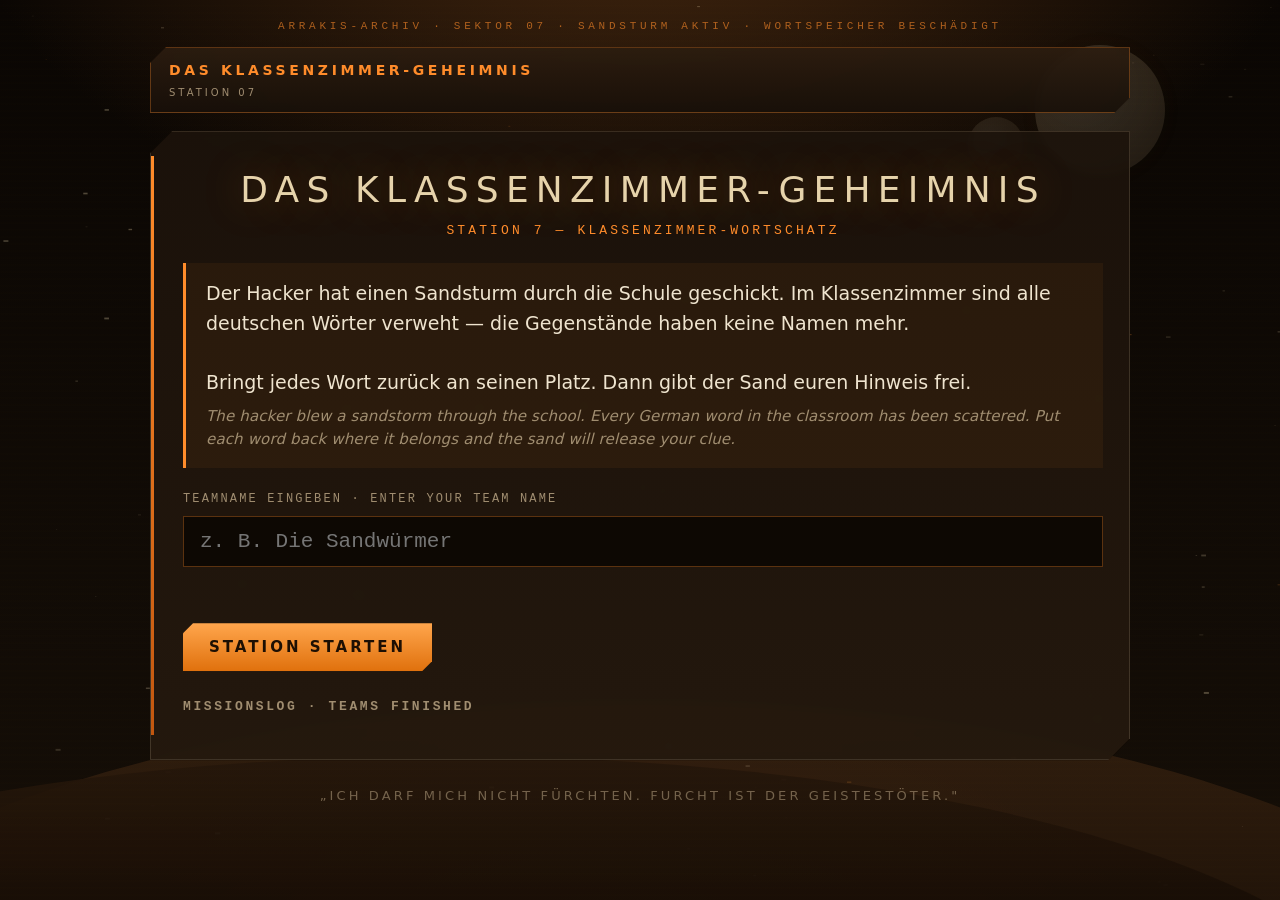
<file: 07-das-klassenzimmer-geheimnis.html>
<!DOCTYPE html>
<html lang="de">
<head>
<meta charset="utf-8">
<meta name="viewport" content="width=device-width, initial-scale=1">
<title id="pageTitle">Das Klassenzimmer-Geheimnis — Station 07</title>
<style>
/* ============================================================
   STATION 7 — DAS KLASSENZIMMER-GEHEIMNIS
   Save the School escape room · German classroom vocabulary
   Single-file game. No server, no build step, no libraries.

   Engine: the same Green/Yellow/Red engine as Stations 1-6,
   with one deliberate change — GREEN is a picture/word matching
   task instead of fill-in-the-blank (German stations use
   pictures and recognition, not gap-filling).

   Skin: "ARRAKIS" — spice and sand on desert night.
   ============================================================ */

:root{
  --bg:#0a0603;
  --bg2:#150e07;
  --panel:rgba(28,19,11,.90);
  --panel-2:rgba(36,25,14,.94);
  --line:rgba(255,140,43,.30);
  --line-soft:rgba(230,211,171,.16);
  --text:#efe4cf;
  --muted:#a08d70;
  --sand:#e6d3ab;
  --spice:#ff8c2b;
  --spice-deep:#c2570f;
  --gold:#e8b44a;
  --fremen:#4bd0e8;
  --green:#5fd39a;
  --green-dim:#2c6a4d;
  --yellow:#f0b429;
  --red:#e2533b;
  --mono:ui-monospace,"SFMono-Regular","JetBrains Mono","Cascadia Mono",Consolas,"Liberation Mono",monospace;
  --sans:"Trebuchet MS","Avenir Next","Century Gothic",Futura,system-ui,-apple-system,Segoe UI,Roboto,Arial,sans-serif;
  --display:"Trebuchet MS","Avenir Next","Century Gothic",Futura,system-ui,sans-serif;
}

*{box-sizing:border-box}
html,body{height:100%}
body{
  margin:0;
  background:
    radial-gradient(1100px 620px at 50% -14%, #4a2a10 0%, rgba(74,42,16,0) 62%),
    radial-gradient(900px 500px at 50% 110%, #3a2210 0%, rgba(58,34,16,0) 60%),
    linear-gradient(180deg,var(--bg) 0%,var(--bg2) 100%);
  color:var(--text);
  font-family:var(--sans);
  font-size:19px;
  line-height:1.55;
  min-height:100%;
}

/* ---------- desert backdrop ---------- */
#sandfx{position:fixed;inset:0;z-index:1;opacity:.55;pointer-events:none}
.moon{position:fixed;border-radius:50%;pointer-events:none;z-index:0}
.moon.m1{width:130px;height:130px;right:9%;top:5%;
  background:radial-gradient(circle at 36% 34%,#f6e8c8,#cbb589 58%,#8a7654);opacity:.15;
  box-shadow:0 0 100px rgba(240,220,180,.10)}
.moon.m2{width:56px;height:56px;right:20%;top:13%;
  background:radial-gradient(circle at 36% 34%,#f6e8c8,#c2ac81 60%,#7d6b4c);opacity:.10}
.dune{position:fixed;left:-25%;right:-25%;pointer-events:none;
  border-radius:50% 50% 0 0 / 100% 100% 0 0}
.dune.d1{bottom:-24vh;height:46vh;z-index:0;background:linear-gradient(180deg,#3d2512 0%,#1c1108 70%);opacity:.75}
.dune.d2{bottom:-18vh;height:34vh;z-index:1;left:-40%;right:-10%;
  background:linear-gradient(180deg,#26170b 0%,#120a04 70%);opacity:.92}
.heat{position:fixed;inset:0;z-index:1;pointer-events:none;opacity:.5;
  background:repeating-linear-gradient(180deg,rgba(255,180,90,0) 0 5px,rgba(255,180,90,.020) 5px 7px)}

.wrap{position:relative;z-index:3;max-width:1020px;margin:0 auto;padding:16px 20px 60px}

/* ---------- ticker + header ---------- */
.ticker{
  font-family:var(--mono);font-size:11px;letter-spacing:.34em;text-transform:uppercase;
  color:var(--spice);opacity:.62;text-align:center;margin:2px 0 12px;
}
header.topbar{
  display:flex;align-items:center;justify-content:space-between;gap:16px;
  border:1px solid var(--line);
  background:linear-gradient(180deg,rgba(44,29,16,.92),rgba(24,16,9,.92));
  backdrop-filter:blur(4px);
  padding:12px 18px;margin-bottom:18px;
  clip-path:polygon(16px 0,100% 0,100% calc(100% - 16px),calc(100% - 16px) 100%,0 100%,0 16px);
}
.brand{font-family:var(--display);letter-spacing:.26em;font-size:14px;color:var(--spice);text-transform:uppercase;font-weight:700}
.brand small{display:block;color:var(--muted);letter-spacing:.30em;font-size:10px;margin-top:3px;font-weight:400}
.topright{display:flex;align-items:center;gap:12px;flex-wrap:wrap;justify-content:flex-end}
#teamBadge{
  font-family:var(--mono);font-size:13px;letter-spacing:.10em;color:#2a1806;
  background:linear-gradient(180deg,var(--gold),#c98f22);
  border-radius:999px;padding:6px 16px;display:none;font-weight:700;
  box-shadow:0 0 24px rgba(232,180,74,.25)
}
.finish-btn{
  font-family:var(--mono);font-size:12px;letter-spacing:.12em;text-transform:uppercase;font-weight:700;
  background:transparent;color:var(--red);border:1px solid rgba(226,83,59,.55);
  border-radius:0;padding:8px 14px;cursor:pointer;transition:.15s;
  clip-path:polygon(8px 0,100% 0,100% calc(100% - 8px),calc(100% - 8px) 100%,0 100%,0 8px);
}
.finish-btn:hover{background:rgba(226,83,59,.14);border-color:var(--red)}

/* ---------- progress rail ---------- */
.rail{display:flex;align-items:stretch;gap:10px;margin-bottom:18px}
.rail .step{
  flex:1;border:1px solid var(--line-soft);background:rgba(30,20,11,.72);
  padding:10px 14px;font-family:var(--display);font-size:12px;letter-spacing:.22em;
  text-transform:uppercase;color:var(--muted);display:flex;align-items:center;gap:10px;
  transition:.25s;
  clip-path:polygon(10px 0,100% 0,100% calc(100% - 10px),calc(100% - 10px) 100%,0 100%,0 10px);
}
.rail .dot{width:9px;height:9px;border-radius:50%;background:#4a3520;flex:none}
.rail .step.g.active{color:var(--green);border-color:rgba(95,211,154,.5)}
.rail .step.g.active .dot{background:var(--green);box-shadow:0 0 12px var(--green)}
.rail .step.y.active{color:var(--yellow);border-color:rgba(240,180,41,.5)}
.rail .step.y.active .dot{background:var(--yellow);box-shadow:0 0 12px var(--yellow)}
.rail .step.r.active{color:var(--red);border-color:rgba(226,83,59,.5)}
.rail .step.r.active .dot{background:var(--red);box-shadow:0 0 12px var(--red)}
.rail .step.done{color:#c3ae8b;border-color:rgba(95,211,154,.28)}
.rail .step.done .dot{background:var(--green-dim)}

/* ---------- panels ---------- */
.panel{
  position:relative;
  border:1px solid var(--line-soft);
  background:linear-gradient(180deg,var(--panel),var(--panel-2));
  padding:26px 26px 30px 32px;margin-bottom:18px;backdrop-filter:blur(3px);
  box-shadow:0 24px 70px rgba(0,0,0,.55);
  clip-path:polygon(22px 0,100% 0,100% calc(100% - 22px),calc(100% - 22px) 100%,0 100%,0 22px);
}
.panel::before{
  content:"";position:absolute;left:0;top:24px;bottom:24px;width:3px;
  background:linear-gradient(180deg,var(--spice),var(--spice-deep));
}
.panel.green::before{background:linear-gradient(180deg,var(--green),#2c6a4d)}
.panel.yellow::before{background:linear-gradient(180deg,var(--yellow),#a8770f)}
.panel.red::before{background:linear-gradient(180deg,var(--red),#8e2d1b)}

h1{
  font-family:var(--display);font-size:clamp(22px,3.4vw,36px);letter-spacing:.20em;margin:.1em 0;
  text-wrap:balance;
  color:var(--sand);text-transform:uppercase;font-weight:400;
  text-shadow:0 0 40px rgba(255,140,43,.35);
}
h2{font-family:var(--display);font-size:21px;letter-spacing:.22em;text-transform:uppercase;margin:0 0 6px;font-weight:700}
h3{font-family:var(--mono);font-size:13px;letter-spacing:.20em;text-transform:uppercase;color:var(--muted);margin:0 0 14px}
.sub{font-family:var(--mono);letter-spacing:.24em;color:var(--spice);text-transform:uppercase;font-size:13px}
.intro{
  border-left:3px solid var(--spice);background:rgba(255,140,43,.06);
  padding:16px 20px;margin:22px 0;font-size:19px;
}
.gloss{display:block;color:var(--muted);font-size:15px;font-style:italic;margin-top:8px;letter-spacing:.01em}
.muted{color:var(--muted)}
.center{text-align:center}

/* ---------- controls ---------- */
label.fieldlabel{display:block;font-family:var(--mono);letter-spacing:.18em;text-transform:uppercase;font-size:12px;color:var(--muted);margin-bottom:8px}
input[type=text]{
  width:100%;font-family:var(--mono);font-size:21px;color:var(--sand);
  background:rgba(12,7,3,.92);border:1px solid rgba(255,140,43,.32);
  padding:13px 16px;outline:none;border-radius:0;
}
input[type=text]:focus{border-color:var(--spice);box-shadow:0 0 0 3px rgba(255,140,43,.16)}
input.blank{
  width:auto;min-width:190px;display:inline-block;font-size:20px;padding:8px 12px;
  vertical-align:middle;margin:0 4px;
}
input.blank.ok{border-color:var(--green);color:var(--green);background:rgba(95,211,154,.09)}
input.blank.bad{border-color:var(--red);box-shadow:0 0 0 3px rgba(226,83,59,.14)}
input:disabled{opacity:1;cursor:not-allowed}
#screen-yellow input.blank{min-width:112px;max-width:130px;text-align:center}

button{
  font-family:var(--display);letter-spacing:.20em;text-transform:uppercase;font-size:15px;font-weight:700;
  color:#1d0f03;background:linear-gradient(180deg,#ffa64d,#e0710d);
  border:none;padding:15px 26px;cursor:pointer;
  box-shadow:0 0 30px rgba(255,140,43,.22);transition:.18s;
  clip-path:polygon(10px 0,100% 0,100% calc(100% - 10px),calc(100% - 10px) 100%,0 100%,0 10px);
}
button:hover{filter:brightness(1.12);transform:translateY(-1px)}
button:active{transform:translateY(0)}
button.green{background:linear-gradient(180deg,#7ee3b0,#33a877);color:#04150d}
button.ghost{background:transparent;color:var(--text);border:1px solid var(--line-soft);box-shadow:none}
button.ghost:hover{border-color:var(--spice);color:var(--spice)}
button.yellow{background:linear-gradient(180deg,#ffd76a,#dfa10d);color:#1d1400;box-shadow:0 0 30px rgba(240,180,41,.20)}
button.red{background:linear-gradient(180deg,#f2836c,#c93b23);color:#1c0500;box-shadow:0 0 30px rgba(226,83,59,.20)}
.btnrow{display:flex;gap:12px;flex-wrap:wrap;margin-top:22px}
.err{color:var(--red);font-family:var(--mono);font-size:15px;margin-top:12px;min-height:22px}

/* ---------- GREEN: word bank + picture grid ---------- */
.bankwrap{
  position:sticky;top:0;z-index:6;margin:18px -26px 0 -32px;padding:14px 26px 14px 32px;
  background:linear-gradient(180deg,rgba(24,16,9,.99),rgba(24,16,9,.93));
  border-top:1px solid rgba(230,211,171,.10);border-bottom:1px solid rgba(230,211,171,.12);
}
.banklabel{font-family:var(--mono);font-size:11px;letter-spacing:.22em;text-transform:uppercase;color:var(--muted);margin-bottom:9px}
.bank{display:flex;flex-wrap:wrap;gap:9px;min-height:44px}
.chip{
  font-family:var(--mono);font-size:16px;letter-spacing:.02em;text-transform:none;font-weight:400;
  color:var(--sand);background:rgba(58,38,20,.9);border:1px solid rgba(230,211,171,.28);
  padding:9px 15px;cursor:pointer;box-shadow:none;transition:.14s;
  clip-path:polygon(7px 0,100% 0,100% calc(100% - 7px),calc(100% - 7px) 100%,0 100%,0 7px);
}
.chip:hover{border-color:var(--spice);color:#fff3e0;transform:translateY(-1px);filter:none}
.chip.sel{background:linear-gradient(180deg,#ffa64d,#e0710d);color:#1d0f03;border-color:#ffbe7a;
  box-shadow:0 0 26px rgba(255,140,43,.45);font-weight:700}
.bank-empty{font-family:var(--mono);font-size:14px;color:var(--muted);padding:10px 2px}

.picgrid{display:grid;grid-template-columns:repeat(auto-fill,minmax(160px,1fr));gap:14px;margin-top:20px}
.piccard{
  font-family:var(--sans);letter-spacing:normal;text-transform:none;font-weight:400;font-size:15px;
  background:rgba(16,10,5,.75);border:1px solid rgba(230,211,171,.18);
  color:var(--text);padding:10px 10px 8px;cursor:pointer;box-shadow:none;
  display:flex;flex-direction:column;align-items:center;gap:9px;transition:.16s;
  clip-path:polygon(10px 0,100% 0,100% calc(100% - 10px),calc(100% - 10px) 100%,0 100%,0 10px);
}
.piccard:hover{border-color:var(--spice);transform:translateY(-2px);filter:none}
.piccard img{width:100%;max-width:150px;height:auto;display:block;filter:saturate(.86) contrast(1.04)}
.piccard .slot{
  width:100%;font-family:var(--mono);font-size:14px;line-height:1.35;min-height:40px;
  display:flex;align-items:center;justify-content:center;text-align:center;padding:6px 4px;
  border:1px dashed rgba(230,211,171,.30);color:var(--sand);
}
.piccard .slot.empty{color:var(--muted);border-color:rgba(230,211,171,.18)}
.piccard.filled{border-color:rgba(232,180,74,.45)}
.piccard.locked{border-color:rgba(95,211,154,.55);background:rgba(95,211,154,.07);cursor:default}
.piccard.locked:hover{transform:none;border-color:rgba(95,211,154,.55)}
.piccard.locked .slot{border-style:solid;border-color:rgba(95,211,154,.55);color:var(--green);font-weight:700}
.piccard.locked img{filter:saturate(1) contrast(1.04)}
.piccard.flash{border-color:var(--red);animation:shake .42s ease}
.piccard.flash .slot{border-color:var(--red);color:var(--red)}
@keyframes shake{
  0%,100%{transform:translateX(0)}
  20%{transform:translateX(-5px)}
  50%{transform:translateX(5px)}
  80%{transform:translateX(-3px)}
}
.piccard.target{outline:2px solid rgba(255,140,43,.55);outline-offset:2px}

/* ---------- questions ---------- */
.qlist{list-style:none;padding:0;margin:16px 0 0}
.qitem{
  border:1px solid var(--line-soft);background:rgba(16,10,5,.7);
  padding:16px 18px;margin-bottom:12px;display:flex;gap:14px;align-items:flex-start;
}
.qitem.ok{border-color:rgba(95,211,154,.45);background:rgba(95,211,154,.07)}
.qitem.bad{border-color:rgba(226,83,59,.45)}
.qnum{font-family:var(--mono);font-size:14px;color:var(--muted);min-width:30px;padding-top:6px}
.qbody{flex:1}
.qtext{font-size:20px;line-height:2.1}
.counter{font-family:var(--mono);letter-spacing:.16em;text-transform:uppercase;color:var(--muted);font-size:13px}
.bigscore{font-family:var(--mono);font-size:clamp(28px,6vw,46px);letter-spacing:.06em;margin:6px 0}
.bar{height:8px;background:rgba(230,211,171,.10);overflow:hidden;margin:14px 0 6px}
.bar > i{display:block;height:100%;width:0;background:linear-gradient(90deg,#2c6a4d,#7ee3b0);transition:width .45s ease}
.bar.y > i{background:linear-gradient(90deg,#a8770f,#ffd76a)}
.bar.r > i{background:linear-gradient(90deg,#8e2d1b,#f2836c)}
.bank-hint{
  font-family:var(--mono);font-size:17px;letter-spacing:.14em;color:var(--gold);
  border:1px solid rgba(232,180,74,.28);background:rgba(232,180,74,.06);
  padding:10px 16px;display:inline-block;margin:6px 0 4px;
}

/* ---------- answer review ---------- */
.fill{font-family:var(--mono);font-weight:700;padding:2px 8px}
.fill.good{color:var(--green);background:rgba(95,211,154,.14);border:1px solid rgba(95,211,154,.45)}
.yours{font-family:var(--mono);font-size:16px;color:var(--red);margin-top:8px}
.yours.ok{color:var(--green)}
.review-note{border-left:3px solid var(--fremen);background:rgba(75,208,232,.06);padding:12px 16px;font-size:17px;margin:16px 0}

/* ---------- clue: engraved stone ---------- */
.clue-card{
  border:1px solid rgba(232,180,74,.55);
  background:linear-gradient(180deg,rgba(48,31,15,.95),rgba(26,16,7,.95));
  padding:32px 26px;text-align:center;margin:24px 0;
  box-shadow:inset 0 0 0 1px rgba(255,140,43,.18),0 20px 60px rgba(0,0,0,.5);
  clip-path:polygon(20px 0,100% 0,100% calc(100% - 20px),calc(100% - 20px) 100%,0 100%,0 20px);
  animation:pop .5s ease;
}
@keyframes pop{from{opacity:0;transform:scale(.97)}to{opacity:1;transform:scale(1)}}
.clue-word{
  font-family:var(--display);font-size:clamp(30px,7.5vw,60px);letter-spacing:.30em;
  color:var(--spice);text-shadow:0 0 40px rgba(255,140,43,.55);font-weight:700;
  padding-left:.30em;
}

/* ---------- summary ---------- */
.rows{margin:18px 0}
.row{display:flex;justify-content:space-between;gap:16px;border-bottom:1px dashed rgba(160,141,112,.28);padding:12px 2px;font-size:19px}
.row b{font-family:var(--mono)}
.total{font-family:var(--display);font-size:clamp(24px,4.6vw,38px);color:var(--spice);letter-spacing:.16em;margin-top:14px;font-weight:700}
.tags{display:flex;flex-wrap:wrap;gap:8px;margin-top:12px}
.tag{font-family:var(--mono);font-size:14px;border:1px solid var(--line);padding:5px 12px;color:var(--sand);background:rgba(255,140,43,.07)}
.litany{
  text-align:center;font-family:var(--display);font-size:13px;letter-spacing:.24em;
  color:var(--muted);opacity:.65;margin-top:26px;text-transform:uppercase;
}
.hidden{display:none !important}

@media (max-width:680px){
  body{font-size:17px}
  .rail{flex-direction:column}
  input.blank{min-width:140px}
  .wrap{padding:12px 14px 50px}
  .panel{padding:22px 16px 26px 22px}
  .bankwrap{margin:16px -16px 0 -22px;padding:12px 16px 12px 22px}
  .picgrid{grid-template-columns:repeat(auto-fill,minmax(132px,1fr));gap:10px}
  .bankwrap{max-height:38vh;overflow-y:auto}
  .chip{font-size:15px;padding:8px 12px}
  h1{letter-spacing:.18em}
}
@media (prefers-reduced-motion:reduce){
  #sandfx{display:none}
  *{animation:none !important;transition:none !important}
}
</style>
</head>
<body>
<canvas id="sandfx"></canvas>
<div class="moon m1"></div>
<div class="moon m2"></div>
<div class="dune d1"></div>
<div class="dune d2"></div>
<div class="heat"></div>

<div class="wrap">
  <div class="ticker">Arrakis-Archiv · Sektor 07 · Sandsturm aktiv · Wortspeicher beschädigt</div>

  <header class="topbar">
    <div class="brand"><span id="brandName">Station</span><small id="brandStation">Station 07</small></div>
    <div class="topright">
      <span id="teamBadge"></span>
      <button class="finish-btn hidden" id="finishStationBtn">Station beenden</button>
    </div>
  </header>

  <div class="rail" id="rail">
    <div class="step g" id="railG"><span class="dot"></span><span id="railGLabel">Grün</span></div>
    <div class="step y" id="railY"><span class="dot"></span><span id="railYLabel">Gelb</span></div>
    <div class="step r" id="railR"><span class="dot"></span><span id="railRLabel">Rot</span></div>
  </div>

  <!-- ============ START ============ -->
  <section class="panel" id="screen-start">
    <div class="center">
      <h1 id="startTitle">Das Klassenzimmer-Geheimnis</h1>
      <div class="sub" id="startSubtitle">Station 7</div>
    </div>
    <div class="intro" id="introText"></div>
    <label class="fieldlabel" for="teamInput">Teamname eingeben · enter your team name</label>
    <input type="text" id="teamInput" autocomplete="off" spellcheck="false" placeholder="z. B. Die Sandwürmer">
    <div class="err" id="startErr"></div>
    <div class="btnrow"><button id="startBtn"></button></div>
    <div style="margin-top:26px">
      <h3 style="margin-bottom:8px">Missionslog · teams finished</h3>
      <div class="tags" id="teamsList"></div>
    </div>
  </section>

  <!-- ============ GREEN — picture / word matching ============ -->
  <section class="panel green hidden" id="screen-green">
    <h2 style="color:var(--green)" id="greenTitle">Grün</h2>
    <h3 id="greenSubheading">Auftrag</h3>
    <p class="muted" style="font-size:17px" id="greenInstructions"></p>
    <div class="bar"><i id="greenBar"></i></div>
    <div class="counter" id="greenCounter">0 / 10</div>

    <div class="bankwrap">
      <div class="banklabel">Wortliste · click a word, then click its picture</div>
      <div class="bank" id="wordBank"></div>
    </div>

    <div class="picgrid" id="picGrid"></div>
    <div class="err" id="greenMsg"></div>
    <div class="btnrow"><button class="green" id="greenCheck">Prüfen · check</button></div>
  </section>

  <!-- ============ CLUE ============ -->
  <section class="panel green hidden" id="screen-clue">
    <div class="center">
      <h1 style="font-size:clamp(22px,4vw,34px)" id="greenCompleteHeadline">Grün geschafft</h1>
      <div class="sub">Grün · 10 / 10</div>
      <div class="clue-card">
        <h3 style="margin-bottom:10px">Hinweis freigeschaltet · clue unlocked</h3>
        <div class="clue-word" id="clueWord"></div>
        <p style="margin:16px 0 0;font-size:16px;color:var(--red);font-weight:700">
          Schreibt diesen Hinweis auf! · Write this clue down — you need it at the end.
        </p>
      </div>
      <p class="muted" style="font-size:17px">Grün gibt <b>0 Punkte</b>. Ab jetzt zählen die Punkte.</p>
      <div class="btnrow" style="justify-content:center"><button class="yellow" id="toYellow">Weiter zu Gelb</button></div>
    </div>
  </section>

  <!-- ============ YELLOW ============ -->
  <section class="panel yellow hidden" id="screen-yellow">
    <h2 style="color:var(--yellow)" id="yellowTitle">Gelb</h2>
    <h3><span id="yellowCounter">Frage 1 / 5</span> &nbsp;·&nbsp; +1 Punkt pro richtiger Antwort</h3>
    <div class="bar y"><i id="yellowBar"></i></div>
    <p class="muted" style="font-size:16px">Nur ein Versuch. Beide Artikel müssen richtig sein.
      <span class="gloss">One attempt only. Both articles must be correct for the point.</span></p>
    <div class="bank-hint">der &nbsp;·&nbsp; die &nbsp;·&nbsp; das</div>
    <div id="yellowQ" class="qtext" style="margin:18px 0 6px"></div>
    <div class="err" id="yellowErr"></div>
    <div class="btnrow"><button class="yellow" id="yellowSubmit">Antwort abschicken</button></div>
  </section>

  <!-- ============ YELLOW REVIEW ============ -->
  <section class="panel yellow hidden" id="screen-yellow-review">
    <h2 style="color:var(--yellow)">Gelb — die richtigen Antworten</h2>
    <h3 id="yellowReviewTopic">Artikel</h3>
    <div class="center bigscore" style="color:var(--yellow);font-size:clamp(20px,3.2vw,30px)" id="yellowScoreBig"></div>
    <div class="review-note">Lest die richtigen Artikel. Eure Gelb-Punkte sind gespeichert und ändern sich nicht mehr.
      <span class="gloss">Your Yellow score is saved and cannot change.</span></div>
    <ul class="qlist" id="yellowReview"></ul>
    <div class="btnrow"><button class="red" id="toRed">Weiter zu Rot</button></div>
  </section>

  <!-- ============ RED ============ -->
  <section class="panel red hidden" id="screen-red">
    <h2 style="color:var(--red)" id="redTitle">Rot</h2>
    <h3><span id="redCounter">Frage 1 / 5</span> &nbsp;·&nbsp; +2 Punkte pro richtiger Antwort</h3>
    <div class="bar r"><i id="redBar"></i></div>
    <p class="muted" style="font-size:16px">Nur ein Versuch. Mit oder ohne Artikel ist richtig.
      <span class="gloss">One attempt only. "Stuhl" and "der Stuhl" both count. Umlauts are optional — "Tuer" works too.</span></p>
    <div id="redQ" class="qtext" style="margin:22px 0 6px"></div>
    <div class="err" id="redErr"></div>
    <div class="btnrow"><button class="red" id="redSubmit">Antwort abschicken</button></div>
  </section>

  <!-- ============ RED REVIEW ============ -->
  <section class="panel red hidden" id="screen-red-review">
    <h2 style="color:var(--red)">Rot — die richtigen Antworten</h2>
    <h3 id="redReviewTopic">Rätsel</h3>
    <div class="center bigscore" style="color:var(--red);font-size:clamp(20px,3.2vw,30px)" id="redScoreBig"></div>
    <div class="review-note">Lest die richtigen Lösungen. Eure Rot-Punkte sind gespeichert und ändern sich nicht mehr.
      <span class="gloss">Your Red score is saved and cannot change.</span></div>
    <ul class="qlist" id="redReview"></ul>
    <div class="btnrow"><button id="toEnd">Endstand ansehen</button></div>
  </section>

  <!-- ============ END ============ -->
  <section class="panel hidden" id="screen-end">
    <div class="center">
      <div class="sub" style="margin-bottom:4px" id="endStationLabel">Station 07</div>
      <h1 style="font-size:clamp(20px,3.8vw,32px)" id="missionCompleteHeadline">Station geschafft</h1>
      <div class="sub" id="endTeam"></div>
    </div>
    <div class="rows" id="endRows"></div>
    <div class="center total" id="endTotal"></div>
    <div class="center" id="allDone"></div>
    <div class="btnrow" style="justify-content:center">
      <button id="nextTeam">Nächstes Team →</button>
      <button class="ghost" id="endExport">results.md speichern</button>
    </div>
  </section>

  <div class="litany">„Ich darf mich nicht fürchten. Furcht ist der Geistestöter."</div>
</div>


<script>
/* ==================================================================
   ██  EDIT YOUR CONTENT HERE — SECTION 1: IDENTITY & LABELS  ██
   ------------------------------------------------------------------
   Pure text. None of it affects scoring or game logic.
   ================================================================== */
const CONFIG = {
  gameName: "Das Klassenzimmer-Geheimnis",
  stationLabel: "Station 07",
  subtitle: "Station 7 — Klassenzimmer-Wortschatz",
  introHTML:
    "Der Hacker hat einen Sandsturm durch die Schule geschickt. Im Klassenzimmer sind alle deutschen Wörter verweht — " +
    "die Gegenstände haben keine Namen mehr.<br><br>" +
    "Bringt jedes Wort zurück an seinen Platz. Dann gibt der Sand euren Hinweis frei." +
    "<span class='gloss'>The hacker blew a sandstorm through the school. Every German word in the classroom has been scattered. " +
    "Put each word back where it belongs and the sand will release your clue.</span>",

  green: {
    railLabel: "Grün — Bilder",
    panelTitle: "GRÜN — Was ist das?",
    subheading: "Ordnet die Wörter den Bildern zu",
    instructionsHTML:
      "Klickt auf ein <b>Wort</b> in der Wortliste und danach auf das <b>passende Bild</b>. " +
      "Ein Wort im Bild wieder wegnehmen: einfach auf das Bild klicken. " +
      "Richtige Paare bleiben stehen, falsche kommen zurück in die Liste. Ihr könnt so oft prüfen, wie ihr wollt." +
      "<span class='gloss'>Click a word, then click its picture. Click a filled picture to take the word back. " +
      "Correct pairs lock; wrong ones return to the list. Unlimited attempts.</span>",
    progressLabel: "Wörter zurück",
    completeHeadline: "Das Klassenzimmer ist wiederhergestellt"
  },
  yellow: {
    railLabel: "Gelb — Artikel",
    panelTitle: "GELB — Der richtige Artikel",
    reviewTopic: "der · die · das"
  },
  red: {
    railLabel: "Rot — Rätsel",
    panelTitle: "ROT — Welcher Gegenstand ist das?",
    reviewTopic: "Rätsel im Klassenzimmer"
  },

  missionCompleteHeadline: "Station geschafft",
  allTeamsHeadline: "Alle Teams haben diese Station gespielt.",
  startButtonLabel: "Station starten"
};

/* ==================================================================
   ██  EDIT YOUR CONTENT HERE — SECTION 2: CONTENT  ██
   ------------------------------------------------------------------
   GREEN (matching) — each entry is one picture and the ONE word that
   belongs to it. "letter" is only the label printed on the picture.
   To hide the articles in Green (so Yellow is harder), delete
   "der ", "die ", "das " from the ten word strings — nothing else
   needs to change.

   YELLOW / RED (typing) — every ___ (three underscores) becomes an
   input box. A "\n" in the text becomes a line break on screen.
     ONE blank  ->  answers: ["das Buch", "Buch"]
     TWO blanks ->  answers: [ ["der"], ["die"] ]
   Answer checking ignores CAPITAL letters, extra spaces and the type
   of apostrophe. List every spelling you want to accept.

   SCORING: Green = 0 points (but 10/10 unlocks the clue)
            Yellow = +1 per question   Red = +2 per question
   ================================================================== */

const stationData = {

  /* ---- THE STATION CLUE (shown after Green 10/10) ---- */
  clue: "COMPUTER",

  /* ---- 🟢 GREEN — 10 pictures, 0 points, must reach 10/10 ---- */
  green: [
    { letter:"A", word:"der Tisch",        img:"[data-uri]" },
    { letter:"B", word:"der Stuhl",        img:"[data-uri]" },
    { letter:"C", word:"die Tür",          img:"[data-uri]" },
    { letter:"D", word:"das Fenster",      img:"[data-uri]" },
    { letter:"E", word:"die Tafel",        img:"[data-uri]" },
    { letter:"F", word:"das Buch",         img:"[data-uri]" },
    { letter:"G", word:"der Computer",     img:"[data-uri]" },
    { letter:"H", word:"der Bleistift",    img:"[data-uri]" },
    { letter:"I", word:"die Schultasche",  img:"[data-uri]" },
    { letter:"J", word:"der Papierkorb",   img:"[data-uri]" }
  ],

  /* ---- 🟡 YELLOW — der/die/das — +1 point each (both blanks must be right) ---- */
  yellow: [
    { question:"___ Computer   ·   ___ Tür",
      answers:[ ["der"], ["die"] ], points:1 },
    { question:"___ Fenster   ·   ___ Stuhl",
      answers:[ ["das"], ["der"] ], points:1 },
    { question:"___ Buch   ·   ___ Tafel",
      answers:[ ["das"], ["die"] ], points:1 },
    { question:"___ Bleistift   ·   ___ Schultasche",
      answers:[ ["der"], ["die"] ], points:1 },
    { question:"___ Tisch   ·   ___ Papierkorb",
      answers:[ ["der"], ["der"] ], points:1 }
  ],

  /* ---- 🔴 RED — riddles — +2 points each ---- */
  red: [
    { question:"Ich habe vier Beine.\nDie Schüler sitzen auf mir.\nWas bin ich?\n___",
      answers:[ ["der Stuhl","Stuhl","ein Stuhl"] ], points:2 },
    { question:"Du kannst mich öffnen und lesen.\nIch habe viele Seiten.\nWas bin ich?\n___",
      answers:[ ["das Buch","Buch","ein Buch"] ], points:2 },
    { question:"Ich bin an der Wand.\nDu kannst durch mich nach draußen sehen.\nWas bin ich?\n___",
      answers:[ ["das Fenster","Fenster","ein Fenster"] ], points:2 },
    { question:"Die Schüler tragen Bücher und Hefte in mir.\nWas bin ich?\n___",
      answers:[ ["die Schultasche","Schultasche","eine Schultasche",
                 "der Rucksack","Rucksack","ein Rucksack",
                 "die Tasche","Tasche"] ], points:2 },
    { question:"Du öffnest mich, wenn du in das Klassenzimmer gehst.\nWas bin ich?\n___",
      answers:[ ["die Tür","Tür","eine Tür","die Tuer","Tuer","die Tur","Tur"] ], points:2 }
  ]
};

/* ---- Other settings a teacher might want to change ---- */
const TOTAL_TEAMS   = 10;
const STORAGE_KEY   = "klassenzimmerStation7Results_v1";
const RESULTS_TITLE = "# Station 7 — Das Klassenzimmer-Geheimnis Results";

/* ==================================================================
   ██  GAME ENGINE — you do not need to edit below this line  ██
   ================================================================== */

/* ---------- small helpers ---------- */
const $  = (id) => document.getElementById(id);
const norm = (s) => String(s||"")
  .replace(/[‘’ʼ´`]/g, "'")
  .replace(/\s+/g, " ")
  .trim()
  .toLowerCase();

/** Normalise a question's answers into an array of blanks: [[a,b],[c]] */
function blanksOf(q){
  const a = q.answers;
  if (!Array.isArray(a)) return [[String(a)]];
  return Array.isArray(a[0]) ? a : [a];
}
function isAccepted(value, accepted){
  const v = norm(value);
  return accepted.some(x => norm(x) === v);
}
function two(n){ return String(n).padStart(2,"0"); }
function clockString(d){ return two(d.getHours())+":"+two(d.getMinutes())+":"+two(d.getSeconds()); }
function durationString(ms){
  const s = Math.max(0, Math.round(ms/1000));
  return two(Math.floor(s/60))+":"+two(s%60);
}
function esc(s){ return String(s).replace(/[<>&]/g, c => ({"<":"&lt;",">":"&gt;","&":"&amp;"}[c])); }
/** Same as esc(), but keeps line breaks written as \n in the question text. */
function escLines(s){ return esc(s).replace(/\n/g, "<br>"); }

/* ---------- persistent results ---------- */
function loadResults(){
  try { return JSON.parse(localStorage.getItem(STORAGE_KEY)) || []; }
  catch(e){ return []; }
}
function saveResults(list){
  try { localStorage.setItem(STORAGE_KEY, JSON.stringify(list)); }
  catch(e){ console.warn("localStorage unavailable", e); }
}
function buildMarkdown(){
  const list = loadResults();
  let md = RESULTS_TITLE + "\n\n";
  md += "_" + list.length + " team(s) recorded. Winner = Yellow + Red points only._\n\n";
  list.forEach(r => {
    md += "## " + r.team + "\n";
    md += "- Green: " + r.greenCorrect + " / " + r.greenTotal + "\n";
    md += "- Green attempts: " + r.greenAttempts + "\n";
    md += "- Clue earned: " + (r.clue ? "Yes" : "No") + "\n";
    md += "- Yellow correct: " + r.yellowCorrect + "\n";
    md += "- Yellow points: " + r.yellowPoints + "\n";
    md += "- Red correct: " + r.redCorrect + "\n";
    md += "- Red points: " + r.redPoints + "\n";
    md += "- Total score: " + r.total + "\n";
    md += "- Start time: " + r.start + "\n";
    md += "- Finish time: " + r.finish + "\n";
    md += "- Duration: " + r.duration + "\n";
    md += "\n---\n\n";
  });
  const ranked = [...list].sort((a,b) => b.total - a.total);
  if (ranked.length){
    md += "## Scoreboard (Yellow + Red)\n\n";
    md += "| Team | Yellow | Red | Total |\n| --- | ---: | ---: | ---: |\n";
    ranked.forEach(r => { md += "| " + r.team + " | " + r.yellowPoints + " | " + r.redPoints + " | " + r.total + " |\n"; });
    const best = ranked[0].total;
    const winners = ranked.filter(r => r.total === best).map(r => r.team);
    md += "\n**" + (winners.length > 1 ? "Tied leaders" : "Winner") + ": " + winners.join(", ") + " — " + best + " points**\n";
  }
  return md;
}

/* ---------- results.md file handle (File System Access API) ---------- */
let fileHandle = null;
const IDB_NAME = "klassenzimmerStation7", IDB_STORE = "handles";
function idb(){
  return new Promise((res, rej) => {
    const r = indexedDB.open(IDB_NAME, 1);
    r.onupgradeneeded = () => r.result.createObjectStore(IDB_STORE);
    r.onsuccess = () => res(r.result);
    r.onerror = () => rej(r.error);
  });
}
async function idbSet(k,v){ try{ const db=await idb(); await new Promise((res,rej)=>{const t=db.transaction(IDB_STORE,"readwrite");t.objectStore(IDB_STORE).put(v,k);t.oncomplete=res;t.onerror=()=>rej(t.error);}); }catch(e){} }
async function idbGet(k){ try{ const db=await idb(); return await new Promise((res,rej)=>{const t=db.transaction(IDB_STORE,"readonly");const q=t.objectStore(IDB_STORE).get(k);q.onsuccess=()=>res(q.result);q.onerror=()=>rej(q.error);}); }catch(e){ return null; } }

const fsSupported = (typeof window.showSaveFilePicker === "function");

async function writeResultsFile(){
  if (!fileHandle) return false;
  try{
    const perm = await fileHandle.queryPermission({ mode:"readwrite" });
    if (perm !== "granted"){
      const req = await fileHandle.requestPermission({ mode:"readwrite" });
      if (req !== "granted") return false;
    }
    const w = await fileHandle.createWritable();
    await w.write(buildMarkdown());
    await w.close();
    return true;
  }catch(e){ console.warn("write failed", e); return false; }
}
function downloadResults(){
  const blob = new Blob([buildMarkdown()], { type:"text/markdown;charset=utf-8" });
  const url = URL.createObjectURL(blob);
  const a = document.createElement("a");
  a.href = url; a.download = "results.md";
  document.body.appendChild(a); a.click(); a.remove();
  setTimeout(() => URL.revokeObjectURL(url), 2000);
}

/* ---------- game state ---------- */
let S = null;
function shuffled(n){
  const a = Array.from({length:n}, (_,i) => i);
  for (let i = a.length - 1; i > 0; i--){
    const j = Math.floor(Math.random() * (i+1));
    [a[i], a[j]] = [a[j], a[i]];
  }
  return a;
}
function freshState(team){
  const n = stationData.green.length;
  return {
    team,
    startedAt: Date.now(),
    startClock: clockString(new Date()),
    greenAttempts: 0,
    greenAssign: new Array(n).fill(null),   // picture index -> word index
    greenLocked: new Array(n).fill(false),  // picture index -> locked correct
    greenFlash:  new Array(n).fill(false),
    wordOrder: shuffled(n),                 // order the words appear in the bank
    selected: null,                         // currently selected word index
    greenDone: false,
    yellowIndex: 0, yellowCorrect: 0, yellowPoints: 0, yellowGiven: [], yellowRight: [],
    redIndex: 0,    redCorrect: 0,    redPoints: 0,    redGiven: [],    redRight: []
  };
}

/* ---------- screens ---------- */
const SCREENS = ["screen-start","screen-green","screen-clue","screen-yellow","screen-yellow-review","screen-red","screen-red-review","screen-end"];
function show(id){
  SCREENS.forEach(s => $(s).classList.toggle("hidden", s !== id));
  const map = { "screen-green":"g", "screen-clue":"g", "screen-yellow":"y", "screen-yellow-review":"y", "screen-red":"r", "screen-red-review":"r" };
  ["railG","railY","railR"].forEach(r => $(r).classList.remove("active","done"));
  const cur = map[id];
  if (cur === "g"){ $("railG").classList.add("active"); }
  if (cur === "y"){ $("railG").classList.add("done"); $("railY").classList.add("active"); }
  if (cur === "r"){ $("railG").classList.add("done"); $("railY").classList.add("done"); $("railR").classList.add("active"); }
  if (id === "screen-end"){ ["railG","railY","railR"].forEach(r => $(r).classList.add("done")); }
  $("rail").style.display = (id === "screen-start") ? "none" : "flex";
  window.scrollTo({ top:0, behavior:"smooth" });
}

/** Build the sentence HTML, replacing every ___ with an input. */
function renderQuestion(q, idPrefix, values, locked){
  const parts = q.question.split("___");
  let html = "";
  for (let i = 0; i < parts.length; i++){
    html += escLines(parts[i]);
    if (i < parts.length - 1){
      const v = values ? esc(values[i] || "") : "";
      const isLocked = locked && locked[i];
      html += '<input type="text" class="blank' + (isLocked ? " ok" : "") + '" autocomplete="off" spellcheck="false" ' +
              'id="' + idPrefix + "_" + i + '" value="' + v + '"' + (isLocked ? " disabled" : "") + '>';
    }
  }
  return html;
}

/* ================= GREEN — picture / word matching ================= */
function wordAssignedTo(wi){
  return S.greenAssign.findIndex(x => x === wi);
}
function renderBank(){
  const bank = $("wordBank");
  bank.innerHTML = "";
  const free = S.wordOrder.filter(wi => wordAssignedTo(wi) === -1);
  if (!free.length){
    bank.innerHTML = '<div class="bank-empty">Alle Wörter sind verteilt — jetzt auf PRÜFEN klicken.</div>';
    return;
  }
  free.forEach(wi => {
    const b = document.createElement("button");
    b.type = "button";
    b.className = "chip" + (S.selected === wi ? " sel" : "");
    b.dataset.wi = wi;
    b.textContent = stationData.green[wi].word;
    b.addEventListener("click", () => selectWord(wi));
    bank.appendChild(b);
  });
}
function renderPics(){
  const grid = $("picGrid");
  grid.innerHTML = "";
  stationData.green.forEach((item, pi) => {
    const wi = S.greenAssign[pi];
    const card = document.createElement("button");
    card.type = "button";
    card.className = "piccard"
      + (S.greenLocked[pi] ? " locked" : "")
      + (wi != null && !S.greenLocked[pi] ? " filled" : "")
      + (S.greenFlash[pi] ? " flash" : "")
      + (S.selected != null && !S.greenLocked[pi] ? " target" : "");
    card.dataset.pi = pi;
    const img = document.createElement("img");
    img.src = item.img;
    img.alt = "Bild " + item.letter;
    const slot = document.createElement("span");
    slot.className = "slot" + (wi == null ? " empty" : "");
    slot.textContent = wi == null ? "?" : stationData.green[wi].word;
    card.appendChild(img);
    card.appendChild(slot);
    card.addEventListener("click", () => clickCard(pi));
    grid.appendChild(card);
  });
}
function renderGreen(){
  renderBank();
  renderPics();
  updateGreenCounter();
}
function selectWord(wi){
  S.selected = (S.selected === wi) ? null : wi;
  $("greenMsg").textContent = "";
  renderGreen();
}
function clickCard(pi){
  if (S.greenLocked[pi]) return;
  const current = S.greenAssign[pi];
  if (S.selected != null){
    const from = wordAssignedTo(S.selected);
    if (from !== -1) S.greenAssign[from] = null;   // move it out of its old picture
    S.greenAssign[pi] = S.selected;
    S.selected = null;
  } else if (current != null){
    S.greenAssign[pi] = null;                      // take the word back
  } else {
    $("greenMsg").style.color = "var(--muted)";
    $("greenMsg").textContent = "Wählt zuerst ein Wort aus der Wortliste. · Pick a word first.";
    return;
  }
  $("greenMsg").textContent = "";
  renderGreen();
}
function greenQuestionCorrect(pi){ return S.greenLocked[pi]; }
function updateGreenCounter(){
  const n = S.greenLocked.filter(Boolean).length;
  const total = stationData.green.length;
  $("greenCounter").textContent = CONFIG.green.progressLabel + ": " + n + " / " + total;
  $("greenBar").style.width = (100 * n / total) + "%";
  return n;
}
/** Lock every correct pair; send every wrong pair back to the word list. */
function gradeGreen(){
  let wrong = 0, placed = 0;
  S.greenFlash = S.greenFlash.map(() => false);
  stationData.green.forEach((item, pi) => {
    if (S.greenLocked[pi]) return;
    const wi = S.greenAssign[pi];
    if (wi == null) return;
    placed++;
    if (wi === pi){ S.greenLocked[pi] = true; }
    else { S.greenAssign[pi] = null; S.greenFlash[pi] = true; wrong++; }
  });
  return { wrong, placed };
}
function checkGreen(){
  S.greenAttempts++;
  S.selected = null;
  const { wrong, placed } = gradeGreen();
  renderGreen();
  const n = updateGreenCounter();
  const total = stationData.green.length;
  if (n === total){
    S.greenDone = true;
    $("greenMsg").style.color = "var(--green)";
    $("greenMsg").textContent = total + " / " + total + " — " + CONFIG.green.completeHeadline;
    setTimeout(showClue, 700);
    return;
  }
  if (placed === 0){
    $("greenMsg").style.color = "var(--yellow)";
    $("greenMsg").textContent = "Noch nichts zugeordnet — klickt ein Wort an und dann sein Bild.";
  } else if (wrong > 0){
    $("greenMsg").style.color = "var(--yellow)";
    $("greenMsg").textContent = n + " / " + total + " richtig — " + wrong + " Wort" + (wrong === 1 ? "" : "e") +
      " ist" + (wrong === 1 ? "" : "") + " zurück in der Wortliste. (Versuch " + S.greenAttempts + ")";
  } else {
    $("greenMsg").style.color = "var(--yellow)";
    $("greenMsg").textContent = n + " / " + total + " richtig — es fehlen noch " + (total - n) +
      " Wörter. (Versuch " + S.greenAttempts + ")";
  }
  // clear the red "wrong" flash without rebuilding the board, so a fast
  // click right after a check is never swallowed by a re-render
  setTimeout(() => {
    if (!S) return;
    S.greenFlash = S.greenFlash.map(() => false);
    document.querySelectorAll("#picGrid .piccard.flash").forEach(el => el.classList.remove("flash"));
  }, 900);
}
function showClue(){
  $("clueWord").textContent = stationData.clue;
  show("screen-clue");
}

/* ================= YELLOW / RED ================= */
function renderLevel(level){
  const isY = level === "yellow";
  const data = isY ? stationData.yellow : stationData.red;
  const idx  = isY ? S.yellowIndex : S.redIndex;
  const q = data[idx];
  $(isY ? "yellowCounter" : "redCounter").textContent = "Frage " + (idx+1) + " / " + data.length;
  $(isY ? "yellowBar" : "redBar").style.width = (100 * idx / data.length) + "%";
  $(isY ? "yellowQ" : "redQ").innerHTML = renderQuestion(q, (isY?"y":"r") + idx, null, null);
  $(isY ? "yellowErr" : "redErr").textContent = "";
  const first = document.querySelector((isY ? "#yellowQ" : "#redQ") + " input");
  if (first) first.focus();
}
function submitLevel(level){
  const isY = level === "yellow";
  const data = isY ? stationData.yellow : stationData.red;
  const idx  = isY ? S.yellowIndex : S.redIndex;
  const q = data[idx];
  const bl = blanksOf(q);
  const vals = bl.map((acc, bi) => {
    const el = $((isY?"y":"r") + idx + "_" + bi);
    return el ? el.value : "";
  });
  if (vals.some(v => norm(v) === "")){
    $(isY ? "yellowErr" : "redErr").textContent = "Bitte alle Lücken ausfüllen. · Fill in every gap.";
    return;
  }
  const allRight = bl.every((acc, bi) => isAccepted(vals[bi], acc));
  const pts = q.points != null ? q.points : (isY ? 1 : 2);
  if (isY){
    S.yellowGiven[idx] = vals; S.yellowRight[idx] = allRight;
    if (allRight){ S.yellowCorrect++; S.yellowPoints += pts; }
    S.yellowIndex++;
    if (S.yellowIndex < data.length) renderLevel("yellow");
    else { renderReview("yellow"); show("screen-yellow-review"); }
  } else {
    S.redGiven[idx] = vals; S.redRight[idx] = allRight;
    if (allRight){ S.redCorrect++; S.redPoints += pts; }
    S.redIndex++;
    if (S.redIndex < data.length) renderLevel("red");
    else { renderReview("red"); show("screen-red-review"); }
  }
}

/* ---------- answer review (shown AFTER the whole level is submitted) ---------- */
function renderReview(level){
  const isY   = level === "yellow";
  const data  = isY ? stationData.yellow : stationData.red;
  const given = isY ? S.yellowGiven : S.redGiven;
  const right = isY ? S.yellowRight : S.redRight;
  const list  = $(isY ? "yellowReview" : "redReview");
  const pts   = isY ? S.yellowPoints : S.redPoints;
  const nOk   = isY ? S.yellowCorrect : S.redCorrect;
  $(isY ? "yellowScoreBig" : "redScoreBig").textContent =
    (isY ? "GELB: " : "ROT: ") + pts + " PUNKTE   (" + nOk + " / " + data.length + " richtig)";

  list.innerHTML = "";
  data.forEach((q, qi) => {
    const bl = blanksOf(q);
    const ok = !!right[qi];
    const mine = given[qi] || [];
    const parts = q.question.split("___");
    let sentence = "";
    for (let i = 0; i < parts.length; i++){
      sentence += escLines(parts[i]);
      if (i < parts.length - 1) sentence += '<span class="fill good">' + esc(bl[i][0]) + '</span>';
    }
    const point = (q.points != null ? q.points : (isY ? 1 : 2));
    let yours = "";
    if (ok){
      yours = '<div class="yours ok">✓ Richtig — +' + point + ' Punkt' + (point === 1 ? "" : "e") + '</div>';
    } else {
      const shown = bl.map((acc, bi) => (String(mine[bi] || "").trim() || "—")).join("  /  ");
      yours = '<div class="yours">✗ Eure Antwort: ' + esc(shown) + '  —  0 Punkte</div>';
    }
    const li = document.createElement("li");
    li.className = "qitem " + (ok ? "ok" : "bad");
    li.innerHTML = '<div class="qnum">' + two(qi+1) + '</div><div class="qbody"><div class="qtext" style="line-height:1.9">' +
                   sentence + '</div>' + yours + '</div>';
    list.appendChild(li);
  });
}

/* ================= FINISH ================= */
function finish(){
  const now = new Date();
  const greenCorrectCount = S.greenLocked.filter(Boolean).length;
  const greenComplete = greenCorrectCount === stationData.green.length;
  const rec = {
    team: S.team,
    greenCorrect: greenCorrectCount,
    greenTotal: stationData.green.length,
    greenAttempts: S.greenAttempts,
    clue: greenComplete,
    yellowCorrect: S.yellowCorrect,
    yellowPoints: S.yellowPoints,
    redCorrect: S.redCorrect,
    redPoints: S.redPoints,
    total: S.yellowPoints + S.redPoints,
    start: S.startClock,
    finish: clockString(now),
    duration: durationString(now.getTime() - S.startedAt)
  };
  const list = loadResults();
  if (!list.some(r => norm(r.team) === norm(rec.team))){
    list.push(rec);
    saveResults(list);
  }
  writeResultsFile();

  $("endTeam").textContent = rec.team;
  const greenMark = greenComplete ? " ✓" : "";
  const clueRow = greenComplete
    ? '<b style="color:var(--green)">Freigeschaltet ✓</b>'
    : '<b style="color:var(--muted)">Nicht freigeschaltet</b>';
  $("endRows").innerHTML =
    '<div class="row"><span>🟢 Grün — Bilder</span><b style="color:var(--green)">' + rec.greenCorrect + ' / ' + rec.greenTotal + greenMark + ' &nbsp;(0 Punkte)</b></div>' +
    '<div class="row"><span>🔓 Hinweis</span>' + clueRow + '</div>' +
    '<div class="row"><span>🟡 Gelb — ' + rec.yellowCorrect + ' / ' + stationData.yellow.length + ' richtig</span><b style="color:var(--yellow)">' + rec.yellowPoints + ' Punkte</b></div>' +
    '<div class="row"><span>🔴 Rot — ' + rec.redCorrect + ' / ' + stationData.red.length + ' richtig</span><b style="color:var(--red)">' + rec.redPoints + ' Punkte</b></div>' +
    '<div class="row"><span>Zeit</span><b>' + rec.duration + '</b></div>';
  $("endTotal").textContent = "GESAMT: " + rec.total + " PUNKTE";
  $("finishStationBtn").classList.add("hidden");

  const all = loadResults();
  $("allDone").innerHTML = (all.length >= TOTAL_TEAMS)
    ? '<h2 style="color:var(--green);margin-top:22px">' + esc(CONFIG.allTeamsHeadline) + '</h2>'
    : "";

  show("screen-end");
}

function gradeCurrentAndRemaining(level){
  const isY = level === "yellow";
  const data = isY ? stationData.yellow : stationData.red;
  const idx  = isY ? S.yellowIndex : S.redIndex;
  if (idx >= data.length) return;
  const q = data[idx];
  const bl = blanksOf(q);
  const vals = bl.map((acc, bi) => {
    const el = $((isY?"y":"r") + idx + "_" + bi);
    return el ? el.value : "";
  });
  const allRight = vals.every(v => norm(v) !== "") && bl.every((acc, bi) => isAccepted(vals[bi], acc));
  const pts = q.points != null ? q.points : (isY ? 1 : 2);
  if (isY){ S.yellowGiven[idx] = vals; S.yellowRight[idx] = allRight; if (allRight){ S.yellowCorrect++; S.yellowPoints += pts; } S.yellowIndex++; }
  else    { S.redGiven[idx] = vals; S.redRight[idx] = allRight; if (allRight){ S.redCorrect++; S.redPoints += pts; } S.redIndex++; }
}

function forceFinishStation(){
  if (!S) return;
  const current = SCREENS.find(id => !$(id).classList.contains("hidden"));
  if (!current || current === "screen-start" || current === "screen-end") return;
  if (!confirm("Finish the station now? Whatever " + S.team + " has entered will be submitted as final, and anything not yet answered counts as incorrect. This cannot be undone.")) return;
  if (current === "screen-green"){
    S.greenAttempts++;
    gradeGreen();
  } else if (current === "screen-yellow"){
    gradeCurrentAndRemaining("yellow");
  } else if (current === "screen-red"){
    gradeCurrentAndRemaining("red");
  }
  finish();
}

/* ================= START SCREEN ================= */
function refreshStartScreen(){
  const list = loadResults();
  $("teamsList").innerHTML = list.map(r => '<span class="tag">✓ ' + esc(r.team) + '</span>').join("");
  $("teamBadge").style.display = "none";
  $("teamInput").value = "";
  $("startErr").textContent = "";
}
function startGame(){
  const name = $("teamInput").value.trim().replace(/\s+/g," ");
  if (!name){ $("startErr").textContent = "Der Teamname darf nicht leer sein."; return; }
  if (loadResults().some(r => norm(r.team) === norm(name))){
    $("startErr").textContent = "Dieses Team hat die Station schon gespielt. Wählt einen anderen Namen oder fragt die Lehrkraft.";
    return;
  }
  S = freshState(name);
  $("teamBadge").textContent = "TEAM: " + name;
  $("teamBadge").style.display = "inline-block";
  $("finishStationBtn").classList.remove("hidden");
  $("greenMsg").textContent = "";
  renderGreen();
  show("screen-green");
}
function nextTeam(){
  S = null;
  $("wordBank").innerHTML = ""; $("picGrid").innerHTML = "";
  $("greenMsg").textContent = "";
  $("yellowQ").innerHTML = ""; $("redQ").innerHTML = "";
  $("yellowReview").innerHTML = ""; $("redReview").innerHTML = "";
  $("yellowScoreBig").textContent = ""; $("redScoreBig").textContent = "";
  $("endRows").innerHTML = ""; $("endTotal").textContent = ""; $("endTeam").textContent = ""; $("allDone").innerHTML = "";
  $("clueWord").textContent = "";
  $("greenBar").style.width = "0"; $("yellowBar").style.width = "0"; $("redBar").style.width = "0";
  $("finishStationBtn").classList.add("hidden");
  refreshStartScreen();
  show("screen-start");
  $("teamInput").focus();
}

/* ================= SANDSTORM BACKGROUND ================= */
(function sandstorm(){
  const c = $("sandfx"), ctx = c.getContext("2d");
  let W = 0, H = 0, grains = [];
  function mk(x){
    return {
      x: x == null ? Math.random()*W : x,
      y: Math.random()*H,
      r: Math.random()*1.7 + .3,
      sp: Math.random()*1.7 + .35,
      dy: (Math.random()-.5)*.4,
      a: Math.random()*.45 + .12,
      spice: Math.random() > .90
    };
  }
  function resize(){
    W = c.width = window.innerWidth;
    H = c.height = window.innerHeight;
    const n = Math.max(60, Math.min(240, Math.round(W*H/8500)));
    grains = Array.from({length:n}, () => mk());
  }
  resize();
  window.addEventListener("resize", resize);
  function draw(){
    ctx.clearRect(0,0,W,H);
    for (const g of grains){
      ctx.globalAlpha = g.a;
      ctx.fillStyle = g.spice ? "#ff9a3d" : "#e6d3ab";
      ctx.fillRect(g.x, g.y, g.r*2.6, g.r);
      g.x += g.sp; g.y += g.dy;
      if (g.x > W + 6){ Object.assign(g, mk(-8)); }
      if (g.y < -6) g.y = H + 4;
      if (g.y > H + 6) g.y = -4;
    }
    ctx.globalAlpha = 1;
    requestAnimationFrame(draw);
  }
  if (!window.matchMedia("(prefers-reduced-motion: reduce)").matches) requestAnimationFrame(draw);
})();

/* ================= WIRING ================= */
$("startBtn").addEventListener("click", startGame);
$("teamInput").addEventListener("keydown", e => { if (e.key === "Enter") startGame(); });
$("greenCheck").addEventListener("click", checkGreen);
$("toYellow").addEventListener("click", () => { show("screen-yellow"); renderLevel("yellow"); });
$("yellowSubmit").addEventListener("click", () => submitLevel("yellow"));
$("redSubmit").addEventListener("click", () => submitLevel("red"));
$("yellowQ").addEventListener("keydown", e => { if (e.key === "Enter") submitLevel("yellow"); });
$("redQ").addEventListener("keydown", e => { if (e.key === "Enter") submitLevel("red"); });
$("toRed").addEventListener("click", () => { show("screen-red"); renderLevel("red"); });
$("toEnd").addEventListener("click", finish);
$("nextTeam").addEventListener("click", nextTeam);
$("finishStationBtn").addEventListener("click", forceFinishStation);
$("endExport").addEventListener("click", async () => { const ok = await writeResultsFile(); if (!ok) downloadResults(); });

/* ---------- apply CONFIG text/labels to the page (runs once, before boot) ---------- */
function applyConfig(){
  document.title = CONFIG.gameName + " — " + CONFIG.stationLabel;
  $("brandName").textContent = CONFIG.gameName;
  $("brandStation").textContent = CONFIG.stationLabel;
  $("railGLabel").textContent = CONFIG.green.railLabel;
  $("railYLabel").textContent = CONFIG.yellow.railLabel;
  $("railRLabel").textContent = CONFIG.red.railLabel;
  $("startTitle").textContent = CONFIG.gameName;
  $("startSubtitle").textContent = CONFIG.subtitle;
  $("introText").innerHTML = CONFIG.introHTML;
  $("startBtn").textContent = CONFIG.startButtonLabel;
  $("greenTitle").textContent = CONFIG.green.panelTitle;
  $("greenSubheading").textContent = CONFIG.green.subheading;
  $("greenInstructions").innerHTML = CONFIG.green.instructionsHTML;
  $("greenCompleteHeadline").textContent = CONFIG.green.completeHeadline;
  $("yellowTitle").textContent = CONFIG.yellow.panelTitle;
  $("yellowReviewTopic").textContent = CONFIG.yellow.reviewTopic;
  $("redTitle").textContent = CONFIG.red.panelTitle;
  $("redReviewTopic").textContent = CONFIG.red.reviewTopic;
  $("missionCompleteHeadline").textContent = CONFIG.missionCompleteHeadline;
  $("endStationLabel").textContent = CONFIG.stationLabel;
}

/* boot */
(async function boot(){
  applyConfig();
  const h = await idbGet("resultsFile");
  if (h) fileHandle = h;
  refreshStartScreen();
  show("screen-start");
})();
</script>
</body>
</html>
</file>
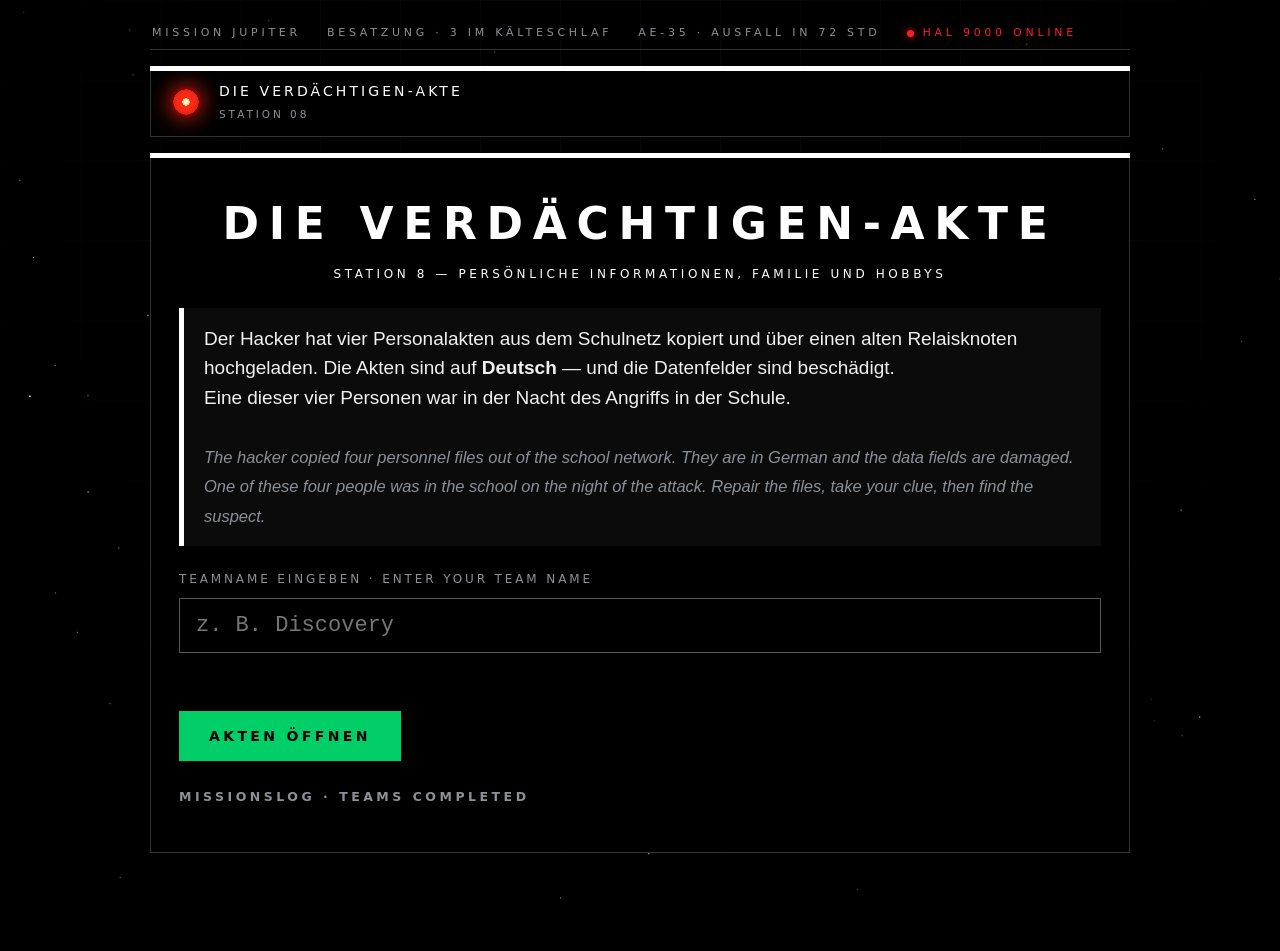
<file: 08-die-verdaechtigen-akte.html>
<!DOCTYPE html>
<html lang="de">
<head>
<meta charset="utf-8">
<meta name="viewport" content="width=device-width, initial-scale=1">
<title id="pageTitle">Grammar Station</title>
<style>
/* ============================================================
   GRAMMAR ESCAPE-ROOM STATION — Station 8 "Die Verdächtigen-Akte"
   Visual skin: 2001: A SPACE ODYSSEY (Discovery One console).
   CSS-only reskin of the Station 1 engine. Every class and id is
   unchanged — only colours, shapes, type and the background canvas
   differ. Tier colours stay clearly green / yellow / red so students
   can still navigate the station by colour.

   Kubrick rules applied here: pure black void, hairline white rules,
   hard right angles (no rounded corners, no chamfers), flat saturated
   colour blocks with black text, wide-tracked geometric caps, and one
   glowing red circle.
   ============================================================ */

:root{
  --bg:#000000;
  --bg2:#000000;
  --panel:#000000;
  --panel-2:#050505;
  --line:rgba(255,255,255,.34);          /* hairline rule */
  --line-soft:rgba(255,255,255,.20);
  --text:#f0f1f2;
  --muted:#8b9199;
  --green:#00cf68;                       /* flat readout green */
  --green-dim:#0a5c31;
  --yellow:#ffb000;                      /* flat readout amber */
  --red:#ff1e1e;                         /* HAL 9000 red */
  --cyan:#2f7dff;                        /* Discovery display blue */
  --accent:#ffffff;
  /* Futura / Eurostile stand-ins that exist on school Macs and PCs.
     No web fonts — this file has to open with no internet. */
  --display:Futura,"Futura PT","Century Gothic","Avenir Next","URW Gothic","Trebuchet MS",system-ui,sans-serif;
  --mono:ui-monospace,"SFMono-Regular","JetBrains Mono","Cascadia Mono",Consolas,"Liberation Mono",monospace;
  --sans:"Helvetica Neue",Helvetica,Arial,system-ui,-apple-system,sans-serif;
}

*{box-sizing:border-box}
html,body{height:100%}
body{
  margin:0;
  /* the alignment shot: a sun cresting a black sphere, top centre */
  background:
    radial-gradient(closest-side at 50% -20%, rgba(255,255,255,.17), rgba(255,255,255,.05) 55%, transparent 76%),
    #000;
  color:var(--text);
  font-family:var(--sans);
  font-size:19px;
  line-height:1.55;
  min-height:100%;
}
/* starfield canvas (id kept from the shared engine) */
#matrix{position:fixed;inset:0;z-index:0;opacity:1;pointer-events:none}
.grid-overlay{
  position:fixed;inset:0;z-index:1;pointer-events:none;
  background-image:linear-gradient(rgba(255,255,255,.035) 1px,transparent 1px),
                   linear-gradient(90deg,rgba(255,255,255,.035) 1px,transparent 1px);
  background-size:80px 80px;
  mask-image:radial-gradient(circle at 50% 24%,#000 0%,transparent 74%);
  -webkit-mask-image:radial-gradient(circle at 50% 24%,#000 0%,transparent 74%);
}
/* 2001's displays were rear-projected film, not CRTs — no scanlines. */
.scanlines{display:none}
.wrap{position:relative;z-index:3;max-width:1020px;margin:0 auto;padding:16px 20px 80px}

/* ---------- mission readout strip ---------- */
.relaystrip{
  font-family:var(--display);font-size:11px;letter-spacing:.34em;text-transform:uppercase;
  color:var(--muted);
  border-bottom:1px solid var(--line-soft);
  padding:8px 2px;margin-bottom:16px;
  display:flex;flex-wrap:wrap;gap:6px 26px;align-items:center;
}
.relaystrip .live{color:var(--red)}
.relaystrip .live::before{
  content:"";display:inline-block;width:7px;height:7px;border-radius:50%;
  background:var(--red);box-shadow:0 0 10px rgba(255,30,30,.9);margin-right:9px;vertical-align:middle;
  animation:pulse 3.2s ease-in-out infinite;
}
@keyframes pulse{0%,100%{opacity:1}50%{opacity:.35}}

/* ---------- console panels: black plate, hairline rule, colour header bar ---------- */
.panel,header.topbar{
  position:relative;background:var(--panel);
  border:1px solid var(--line-soft);border-radius:0;
}
.panel::before,header.topbar::before{
  content:"";position:absolute;left:-1px;right:-1px;top:-1px;height:5px;
  background:var(--accent);
}
header.topbar{
  display:flex;align-items:center;justify-content:space-between;gap:16px;
  padding:14px 18px;margin-bottom:16px;
}
header.topbar::before{background:#ffffff}
.panel{
  padding:30px 28px 32px;margin-bottom:18px;
}
.panel.green{--accent:var(--green)}
.panel.yellow{--accent:var(--yellow)}
.panel.red{--accent:var(--red)}

/* ---------- HAL 9000 ---------- */
.brandwrap{display:flex;align-items:center;gap:16px;min-width:0}
.haleye{
  flex:none;width:34px;height:34px;border-radius:50%;
  background:radial-gradient(circle at 50% 50%,
    #fff6cf 0 11%, #ffdc6a 11% 15%, #ff2a17 16% 52%, #8d0a02 53% 76%, #200302 77% 100%);
  box-shadow:0 0 20px rgba(255,42,23,.72), inset 0 0 9px rgba(0,0,0,.75);
  animation:halbreathe 5s ease-in-out infinite;
}
@keyframes halbreathe{0%,100%{box-shadow:0 0 20px rgba(255,42,23,.72), inset 0 0 9px rgba(0,0,0,.75)}
                      50%{box-shadow:0 0 30px rgba(255,42,23,.95), inset 0 0 9px rgba(0,0,0,.75)}}

.brand{font-family:var(--display);letter-spacing:.22em;font-size:14px;color:#fff;text-transform:uppercase}
.brand small{display:block;color:var(--muted);letter-spacing:.28em;font-size:10.5px;margin-top:3px}
.topright{display:flex;align-items:center;gap:12px}
#teamBadge{
  font-family:var(--display);font-size:12px;letter-spacing:.20em;text-transform:uppercase;
  color:#000;background:#fff;border:none;border-radius:0;padding:7px 14px;display:none;font-weight:700;
}
.finish-btn{
  font-family:var(--display);font-size:11px;letter-spacing:.20em;text-transform:uppercase;font-weight:700;
  background:transparent;color:var(--red);border:1px solid var(--red);
  border-radius:0;padding:8px 14px;cursor:pointer;transition:.15s;
}
.finish-btn:hover{background:var(--red);color:#000}

/* ---------- progress rail: three console readouts ---------- */
.rail{display:flex;align-items:stretch;gap:12px;margin-bottom:18px}
.rail .step{
  flex:1;border:1px solid var(--line-soft);border-radius:0;background:#000;
  padding:0 0 10px;font-family:var(--display);font-size:12px;letter-spacing:.20em;
  text-transform:uppercase;color:var(--muted);
  display:flex;flex-direction:column;gap:9px;transition:.2s;
}
.rail .dot{display:block;width:100%;height:5px;background:#2a2d31;flex:none}
.rail .step > span:last-child{padding:0 14px}
.rail .step.g.active{color:var(--green);border-color:var(--green)}
.rail .step.g.active .dot{background:var(--green)}
.rail .step.y.active{color:var(--yellow);border-color:var(--yellow)}
.rail .step.y.active .dot{background:var(--yellow)}
.rail .step.r.active{color:var(--red);border-color:var(--red)}
.rail .step.r.active .dot{background:var(--red)}
.rail .step.done{color:#c9ced4;border-color:var(--line-soft)}
.rail .step.done .dot{background:var(--green-dim)}

/* ---------- type ---------- */
h1{
  font-family:var(--display);font-weight:700;font-size:clamp(26px,4.4vw,44px);letter-spacing:.22em;
  margin:.14em 0 .16em;color:#fff;text-transform:uppercase;
}
h2{font-family:var(--display);font-weight:700;font-size:20px;letter-spacing:.24em;text-transform:uppercase;margin:0 0 8px}
h3{font-family:var(--display);font-size:12.5px;letter-spacing:.28em;text-transform:uppercase;color:var(--muted);margin:0 0 14px}
.sub{font-family:var(--display);letter-spacing:.30em;color:#fff;text-transform:uppercase;font-size:12px}
.intro{
  border:none;border-left:5px solid #fff;
  background:rgba(255,255,255,.045);
  padding:16px 20px;margin:24px 0;font-size:19px;
}
.intro i{color:var(--muted);font-size:16.5px}
.muted{color:var(--muted)}
.center{text-align:center}

/* ---------- controls ---------- */
label.fieldlabel{display:block;font-family:var(--display);letter-spacing:.24em;text-transform:uppercase;font-size:12px;color:var(--muted);margin-bottom:9px}
input[type=text]{
  width:100%;font-family:var(--mono);font-size:22px;color:#fff;
  background:#000;border:1px solid var(--line);border-radius:0;
  padding:14px 16px;outline:none;transition:.12s;
}
input[type=text]:focus{border-color:#fff;background:rgba(255,255,255,.05)}
input.blank{
  width:auto;min-width:210px;display:inline-block;font-size:20px;padding:8px 12px;
  vertical-align:middle;margin:0 4px;
}
input.blank.ok{border-color:var(--green);color:var(--green);background:rgba(0,207,104,.10)}
input.blank.bad{border-color:var(--red);background:rgba(255,30,30,.08)}
input:disabled{opacity:1;cursor:not-allowed}
button{
  font-family:var(--display);letter-spacing:.24em;text-transform:uppercase;font-size:14px;font-weight:700;
  color:#000;background:var(--green);
  border:none;border-radius:0;padding:17px 30px;cursor:pointer;transition:.14s;
}
button:hover{filter:brightness(1.15)}
button:active{filter:brightness(.9)}
button.ghost{background:transparent;color:#fff;border:1px solid var(--line);}
button.ghost:hover{background:#fff;color:#000}
button.yellow{background:var(--yellow);color:#000}
button.red{background:var(--red);color:#000}
button.danger{background:var(--red);color:#000}
.btnrow{display:flex;gap:14px;flex-wrap:wrap;margin-top:24px}
.err{color:var(--red);font-family:var(--mono);font-size:15px;margin-top:12px;min-height:22px}

/* ---------- questions ---------- */
.qlist{list-style:none;padding:0;margin:16px 0 0}
.qitem{
  border:1px solid var(--line-soft);border-left:5px solid #3a3e43;border-radius:0;
  background:rgba(255,255,255,.022);
  padding:16px 18px;margin-bottom:12px;display:flex;gap:16px;align-items:flex-start;
}
.qitem.ok{border-color:rgba(0,207,104,.4);border-left-color:var(--green);background:rgba(0,207,104,.05)}
.qitem.bad{border-color:rgba(255,30,30,.4);border-left-color:var(--red);background:rgba(255,30,30,.04)}
.qnum{font-family:var(--display);font-size:13px;color:var(--muted);min-width:34px;padding-top:14px;letter-spacing:.14em}
.qbody{flex:1}
.qtext{font-size:20px;line-height:2.15}
.mark{font-family:var(--display);font-size:12.5px;letter-spacing:.16em;text-transform:uppercase;margin-top:10px;min-height:18px}
.mark.ok{color:var(--green)}
.mark.bad{color:var(--red)}
.counter{font-family:var(--display);letter-spacing:.24em;text-transform:uppercase;color:var(--muted);font-size:12.5px}
.bigscore{font-family:var(--display);font-weight:700;font-size:clamp(26px,5.4vw,42px);letter-spacing:.14em;margin:8px 0}
.bar{height:6px;border-radius:0;background:rgba(255,255,255,.10);overflow:hidden;margin:16px 0 8px}
.bar > i{display:block;height:100%;width:0;background:var(--green);transition:width .45s ease}
.bar.y > i{background:var(--yellow)}
.bar.r > i{background:var(--red)}

/* ---------- aside panels: word bank + crew dossiers ---------- */
.aside{
  border:1px solid var(--line-soft);border-radius:0;background:rgba(255,255,255,.028);
  padding:18px;margin:20px 0 6px;
}
.aside h4{
  font-family:var(--display);font-size:11.5px;letter-spacing:.30em;text-transform:uppercase;
  color:#fff;margin:0 0 14px;font-weight:700;
  padding-bottom:9px;border-bottom:1px solid var(--line-soft);
}
.wordbank{display:flex;flex-wrap:wrap;gap:10px}
.wordbank span{
  font-family:var(--mono);font-size:17px;color:#fff;
  border:1px solid var(--line);background:#000;
  padding:7px 15px;border-radius:0;letter-spacing:.04em;
}
.dossiers{display:grid;grid-template-columns:repeat(auto-fit,minmax(188px,1fr));gap:12px}
.dossier{
  border:1px solid var(--line-soft);border-radius:0;background:#000;padding:0 0 13px;
}
.dossier b{
  display:block;font-family:var(--display);font-size:12.5px;letter-spacing:.22em;
  color:#000;background:var(--cyan);text-transform:uppercase;font-weight:700;
  padding:8px 12px;margin-bottom:11px;
}
.dossier dl{margin:0;padding:0 14px;font-family:var(--mono);font-size:14.5px;line-height:1.8;overflow-wrap:break-word}
.dossier dt{color:var(--muted);display:inline}
.dossier dd{display:inline;margin:0;color:#fff}
.dossier dd::after{content:"";display:block}
.asidehint{font-size:15px;color:var(--muted);margin:12px 0 0;font-style:italic}

/* ---------- answer review ---------- */
.fill{font-family:var(--mono);font-weight:700;padding:2px 9px;border-radius:0}
.fill.good{color:#000;background:var(--green);border:none}
.yours{font-family:var(--mono);font-size:16px;color:var(--red);margin-top:8px}
.yours.ok{color:var(--green)}
.review-note{border-left:5px solid #fff;background:rgba(255,255,255,.045);padding:13px 17px;font-size:17px;margin:18px 0}

/* ---------- clue: the monolith ---------- */
.clue-card{
  position:relative;
  border:1px solid rgba(255,255,255,.55);border-radius:0;background:#000;
  max-width:560px;margin:34px auto 26px;padding:96px 30px 38px;text-align:center;
  box-shadow:0 0 0 10px #000, 0 0 90px rgba(255,255,255,.09);
  animation:pop .6s ease;
}
/* a 4:9 slab standing above the word */
.clue-card::before{
  content:"";position:absolute;left:50%;top:22px;transform:translateX(-50%);
  width:26px;height:58px;background:#000;
  border:1px solid rgba(255,255,255,.75);
  box-shadow:0 0 26px rgba(255,255,255,.28);
}
@keyframes pop{from{opacity:0;transform:translateY(8px)}to{opacity:1;transform:translateY(0)}}
.clue-word{
  font-family:var(--display);font-weight:700;font-size:clamp(34px,8vw,62px);letter-spacing:.30em;
  color:#fff;text-indent:.30em;
}
.clue-gloss{font-family:var(--display);font-size:14px;letter-spacing:.26em;color:var(--muted);text-transform:uppercase;margin-top:10px}

/* ---------- summary ---------- */
.rows{margin:20px 0}
.row{display:flex;justify-content:space-between;gap:16px;border-bottom:1px solid var(--line-soft);padding:13px 2px;font-size:19px}
.row b{font-family:var(--mono)}
.total{font-family:var(--display);font-weight:700;font-size:clamp(24px,4.6vw,38px);color:#fff;letter-spacing:.20em;margin-top:18px}
table{width:100%;border-collapse:collapse;font-family:var(--mono);font-size:16px;margin-top:12px}
th,td{border-bottom:1px solid var(--line-soft);padding:10px 8px;text-align:right}
th:first-child,td:first-child{text-align:left}
th{color:var(--muted);text-transform:uppercase;letter-spacing:.18em;font-size:11.5px;font-family:var(--display)}
tr.win td{color:var(--green)}
.tags{display:flex;flex-wrap:wrap;gap:9px;margin-top:14px}
.tag{font-family:var(--mono);font-size:14px;border:1px solid var(--line-soft);border-radius:0;padding:6px 13px;color:#fff;background:rgba(255,255,255,.04)}

/* ---------- footer: HAL ---------- */
.beltfoot{
  margin-top:30px;padding-top:16px;border-top:1px solid var(--line-soft);
  font-family:var(--display);font-size:12px;letter-spacing:.26em;color:var(--red);
  text-align:center;text-transform:uppercase;
}
.beltfoot em{
  display:block;text-transform:none;letter-spacing:.03em;color:var(--muted);
  font-family:var(--sans);font-style:italic;font-size:13px;margin-top:8px;
}

/* ---------- teacher modal (unused by this station, kept from the engine) ---------- */
.modal{position:fixed;inset:0;z-index:50;background:rgba(0,0,0,.9);display:none;align-items:flex-start;justify-content:center;padding:40px 16px;overflow:auto}
.modal.open{display:flex}
.modal .box{max-width:820px;width:100%;border:1px solid var(--line);border-radius:0;background:#000;padding:26px}
.hidden{display:none !important}
.filestatus{font-family:var(--mono);font-size:14px;color:var(--muted);margin-top:10px}

@media (max-width:680px){
  body{font-size:17px}
  .rail{flex-direction:column}
  .rail .step{padding-bottom:12px}
  input.blank{min-width:150px}
  .panel{padding:24px 18px 26px}
  .relaystrip{font-size:9.5px;letter-spacing:.20em;gap:4px 14px}
  header.topbar{flex-wrap:wrap;gap:10px;padding:12px 14px}
  .brandwrap{gap:12px}
  .brand{font-size:12px;letter-spacing:.15em}
  .brand small{letter-spacing:.20em}
  .haleye{width:28px;height:28px}
  #teamBadge{font-size:11px;padding:6px 11px}
  .finish-btn{font-size:10px;padding:7px 11px}
  .dossiers{grid-template-columns:1fr}
  h1{letter-spacing:.16em}
  .clue-card{padding:82px 20px 30px}
}
@media (prefers-reduced-motion:reduce){
  #matrix{display:none}
  *{animation:none !important;transition:none !important}
}

</style>
</head>
<body>
<canvas id="matrix"></canvas>
<div class="grid-overlay"></div>
<div class="scanlines"></div>

<div class="wrap">
  <div class="relaystrip" id="relayStrip"></div>

  <header class="topbar">
    <div class="brandwrap"><span class="haleye" aria-hidden="true"></span><div class="brand"><span id="brandName">Grammar Station</span><small id="brandStation">Station 00</small></div></div>
    <div class="topright">
      <span id="teamBadge"></span>
      <button class="finish-btn hidden" id="finishStationBtn">Finish the station</button>
    </div>
  </header>

  <div class="rail" id="rail">
    <div class="step g" id="railG"><span class="dot"></span><span id="railGLabel">Green</span></div>
    <div class="step y" id="railY"><span class="dot"></span><span id="railYLabel">Yellow</span></div>
    <div class="step r" id="railR"><span class="dot"></span><span id="railRLabel">Red</span></div>
  </div>

  <!-- ============ START ============ -->
  <section class="panel" id="screen-start">
    <div class="center">
      <h1 id="startTitle">Grammar Station</h1>
      <div class="sub" id="startSubtitle">Station 00 — Grammar Topic</div>
    </div>
    <div class="intro" id="introText">
      Write two short story lines here.
    </div>
    <label class="fieldlabel" for="teamInput" id="teamLabel">Enter your team name</label>
    <input type="text" id="teamInput" autocomplete="off" spellcheck="false" placeholder="e.g. Grammar Warriors">
    <div class="err" id="startErr"></div>
    <div class="btnrow"><button id="startBtn"></button></div>
    <div style="margin-top:26px">
      <h3 style="margin-bottom:8px" id="missionLogLabel">Mission log</h3>
      <div class="tags" id="teamsList"></div>
    </div>
  </section>

  <!-- ============ GREEN ============ -->
  <section class="panel green hidden" id="screen-green">
    <h2 style="color:var(--green)" id="greenTitle">Green</h2>
    <h3 id="greenSubheading">Complete the mission</h3>
    <p class="muted" style="font-size:17px" id="greenInstructions"></p>
    <div class="aside hidden" id="greenAside"><h4 id="greenAsideTitle"></h4><div id="greenAsideBody"></div></div>
    <div class="bar"><i id="greenBar"></i></div>
    <div class="counter" id="greenCounter">0 / 0</div>
    <ul class="qlist" id="greenList"></ul>
    <div class="err" id="greenMsg"></div>
    <div class="btnrow"><button id="greenCheck"></button></div>
  </section>

  <!-- ============ CLUE ============ -->
  <section class="panel green hidden" id="screen-clue">
    <div class="center">
      <h1 style="font-size:clamp(26px,5vw,40px)" id="greenCompleteHeadline">Green completed</h1>
      <div class="sub" id="clueSubline"></div>
      <div class="clue-card">
        <h3 style="margin-bottom:6px" id="clueLabel"></h3>
        <div class="clue-word" id="clueWord"></div>
        <div class="clue-gloss" id="clueGloss"></div>
        <p style="margin:14px 0 0;font-size:16px;color:var(--red);font-weight:700" id="clueWarn"></p>
      </div>
      <p class="muted" style="font-size:17px" id="clueZeroNote"></p>
      <div class="btnrow" style="justify-content:center"><button class="yellow" id="toYellow"></button></div>
    </div>
  </section>

  <!-- ============ YELLOW ============ -->
  <section class="panel yellow hidden" id="screen-yellow">
    <h2 style="color:var(--yellow)" id="yellowTitle">Yellow</h2>
    <h3><span id="yellowCounter"></span> &nbsp;·&nbsp; <span id="yellowPointsNote"></span></h3>
    <div class="bar y"><i id="yellowBar"></i></div>
    <p class="muted" style="font-size:16px" id="yellowOnce"></p>
    <div class="aside hidden" id="yellowAside"><h4 id="yellowAsideTitle"></h4><div id="yellowAsideBody"></div></div>
    <div id="yellowQ" class="qtext" style="margin:22px 0 6px"></div>
    <div class="err" id="yellowErr"></div>
    <div class="btnrow"><button class="yellow" id="yellowSubmit"></button></div>
  </section>

  <!-- ============ YELLOW REVIEW ============ -->
  <section class="panel yellow hidden" id="screen-yellow-review">
    <h2 style="color:var(--yellow)" id="yellowReviewTitle"></h2>
    <h3 id="yellowReviewTopic">Grammar topic</h3>
    <div class="center bigscore" style="color:var(--yellow);font-size:clamp(22px,3.4vw,32px)" id="yellowScoreBig"></div>
    <div class="review-note" id="yellowReviewNote"></div>
    <ul class="qlist" id="yellowReview"></ul>
    <div class="btnrow"><button class="red" id="toRed"></button></div>
  </section>

  <!-- ============ RED ============ -->
  <section class="panel red hidden" id="screen-red">
    <h2 style="color:var(--red)" id="redTitle">Red</h2>
    <h3><span id="redCounter"></span> &nbsp;·&nbsp; <span id="redPointsNote"></span></h3>
    <div class="bar r"><i id="redBar"></i></div>
    <p class="muted" style="font-size:16px" id="redOnce"></p>
    <div class="aside hidden" id="redAside"><h4 id="redAsideTitle"></h4><div id="redAsideBody"></div></div>
    <div id="redQ" class="qtext" style="margin:22px 0 6px"></div>
    <div class="err" id="redErr"></div>
    <div class="btnrow"><button class="red" id="redSubmit"></button></div>
  </section>

  <!-- ============ RED REVIEW ============ -->
  <section class="panel red hidden" id="screen-red-review">
    <h2 style="color:var(--red)" id="redReviewTitle"></h2>
    <h3 id="redReviewTopic">Grammar topic</h3>
    <div class="center bigscore" style="color:var(--red);font-size:clamp(22px,3.4vw,32px)" id="redScoreBig"></div>
    <div class="review-note" id="redReviewNote"></div>
    <ul class="qlist" id="redReview"></ul>
    <div class="btnrow"><button id="toEnd"></button></div>
  </section>

  <!-- ============ END ============ -->
  <section class="panel hidden" id="screen-end">
    <div class="center">
      <div class="sub" style="margin-bottom:4px" id="endStationLabel">Station 00</div>
      <h1 style="font-size:clamp(24px,4.6vw,38px)" id="missionCompleteHeadline">Station mission completed</h1>
      <div class="sub" id="endTeam"></div>
    </div>
    <div class="rows" id="endRows"></div>
    <div class="center total" id="endTotal"></div>
    <div class="center" id="allDone"></div>
    <div class="btnrow" style="justify-content:center">
      <button id="nextTeam">Next team →</button>
      <button class="ghost" id="endExport">Save results.md</button>
    </div>
  </section>

  <div class="beltfoot"><span id="footerBelta"></span><em id="footerGloss"></em></div>
</div>


<script>
/* ==================================================================
   ██  EDIT YOUR CONTENT HERE — SECTION 1: IDENTITY & LABELS  ██
   ------------------------------------------------------------------
   Everything in CONFIG controls the station's name, story framing and
   on-screen wording. None of it affects scoring or game logic — it is
   pure text/HTML that gets written into the page when the game boots.

   Student-facing text is German with a short italic English gloss.
   Score wording (POINTS / TOTAL SCORE / Unlocked) stays English so it
   matches results.md and the other ten stations.
   ================================================================== */
const CONFIG = {
  // Big title on the start screen and the browser tab / header brand.
  gameName: "Die Verdächtigen-Akte",
  // Short station tag shown next to the game name.
  stationLabel: "Station 08",
  // One line under the big title.
  subtitle: "Station 8 — Persönliche Informationen, Familie und Hobbys",
  // Story framing shown on the start screen. HTML allowed.
  introHTML:
    "Der Hacker hat vier Personalakten aus dem Schulnetz kopiert und über einen alten " +
    "Relaisknoten hochgeladen. Die Akten sind auf <b>Deutsch</b> — und die Datenfelder sind beschädigt.<br>" +
    "Eine dieser vier Personen war in der Nacht des Angriffs in der Schule.<br><br>" +
    "<i>The hacker copied four personnel files out of the school network. They are in German and the data " +
    "fields are damaged. One of these four people was in the school on the night of the attack. " +
    "Repair the files, take your clue, then find the suspect.</i>",

  // Text in the mission readout strip above the header (last item gets the red HAL dot).
  relayStrip: ["Mission Jupiter", "Besatzung · 3 im Kälteschlaf", "AE-35 · Ausfall in 72 Std"],
  relayLive: "HAL 9000 online",
  // Optional footer line + its German gloss. Leave both empty to hide the footer.
  footerBelta: "",
  footerGloss: "",

  green: {
    railLabel: "Grün — sein · haben · heißen",
    panelTitle: "Grün — Persönliche Informationen",
    subheading: "Datenfelder beschädigt — setzt die richtigen Verben ein",
    instructionsHTML:
      "Füllt jede Lücke mit einem Wort aus der Liste. Ihr dürft so oft probieren, wie ihr wollt — " +
      "richtige Antworten werden automatisch gespeichert.<br>" +
      "<i>Fill every gap with a word from the list. Unlimited attempts; correct answers lock automatically.</i>",
    // Word bank shown under the instructions.
    asideTitle: "Wortliste · word list",
    asideHTML:
      '<div class="wordbank">' +
      ["haben","heißen","heißt","heißt","bist","hat","ist","habt","bin","heiße"]
        .map(w => "<span>" + w + "</span>").join("") +
      "</div>" +
      '<p class="asidehint">Jedes Wort wird genau einmal gebraucht. — Every word is used exactly once. ' +
      "(„ss“ statt „ß“ wird auch akzeptiert.)</p>",
    // Word used in the live counter and in the 10/10 message.
    progressLabel: "Repariert",
    completeHeadline: "Akten wiederhergestellt"
  },

  yellow: {
    railLabel: "Gelb — Familie & Hobbys",
    panelTitle: "Gelb — Familie und Hobbys",
    reviewTopic: "Familie und Hobbys · +1 Punkt pro richtiger Antwort",
    asideTitle: "Wortliste · ein Wort bleibt übrig",
    asideHTML:
      '<div class="wordbank">' +
      ["lesen","Vater","Schwester","Mutter","Bruder","schwimmen"]
        .map(w => "<span>" + w + "</span>").join("") +
      "</div>" +
      '<p class="asidehint">Ein Wort wird nicht gebraucht. — One word is extra.</p>'
  },

  red: {
    railLabel: "Rot — Wer ist der Verdächtige?",
    panelTitle: "Rot — Wer ist der Verdächtige?",
    reviewTopic: "Verdächtigen-Akten A–D · +2 Punkte pro richtiger Antwort",
    asideTitle: "Verdächtigen-Akten · suspect files",
    asideHTML:
      '<div class="dossiers">' +
      [
        ["A — Jonas", "14", "Køge",     "ein Bruder",                 "Fußball und Computerspiele",   "Sport"],
        ["B — Mia",   "15", "Roskilde", "zwei Schwestern",            "Musik und Lesen",              "Englisch"],
        ["C — Felix", "15", "Køge",     "eine Schwester",             "Schwimmen und Computerspiele", "Mathematik"],
        ["D — Lena",  "14", "Roskilde", "ein Bruder und eine Schwester", "Fußball und Musik",         "Deutsch"]
      ].map(p =>
        '<div class="dossier"><b>' + p[0] + "</b><dl>" +
        "<dt>Alter:</dt> <dd>"         + p[1] + "</dd>" +
        "<dt>Wohnort:</dt> <dd>"       + p[2] + "</dd>" +
        "<dt>Familie:</dt> <dd>"       + p[3] + "</dd>" +
        "<dt>Hobbys:</dt> <dd>"        + p[4] + "</dd>" +
        "<dt>Lieblingsfach:</dt> <dd>" + p[5] + "</dd>" +
        "</dl></div>"
      ).join("") +
      "</div>" +
      '<p class="asidehint">Schreibt nur den Namen. — Write the name only (the letter A–D is also accepted).</p>'
  },

  missionCompleteHeadline: "Station 8 abgeschlossen",
  allTeamsHeadline: "Alle Teams haben diese Station gespielt",
  startButtonLabel: "Akten öffnen",

  /* ---- every other on-screen string, so the station is German throughout ----
     {n} {total} {wrong} {attempt} {i} {pts} {tier} {p} {a} are filled in by the engine. */
  ui: {
    teamLabel:     "Teamname eingeben · enter your team name",
    teamPlaceholder: "z. B. Discovery",
    missionLog:    "Missionslog · teams completed",
    startErrEmpty: "Teamname fehlt — team name must not be empty.",
    startErrDup:   "Dieses Team hat die Station schon gespielt — already completed. Nehmt einen anderen Namen.",

    greenCheck:     "Antworten prüfen",
    greenMarkOk:    "✓ Richtig",
    greenMarkBad:   "✗ Nochmal versuchen",
    greenDoneMsg:   "{n} / {total} — alle Datenfelder repariert.",
    greenRemainMsg: "{n} / {total} richtig — korrigiert noch {wrong} Feld(er). (Versuch {attempt})",

    clueLabel:    "Hinweis freigeschaltet · clue unlocked",
    clueSubline:  "Grün abgeschlossen — 10 / 10",
    clueGloss:    "dein · deine",
    clueWarn:     "Schreibt dieses Wort auf! Ihr braucht es am Ende. · Write this clue down.",
    clueZeroNote: "Grün gibt <b>0 Punkte</b>. Ab jetzt zählen die Punkte. · <i>Points start now.</i>",
    toYellow:     "Weiter zu Gelb",

    yellowPointsNote: "+1 Punkt pro richtiger Antwort",
    redPointsNote:    "+2 Punkte pro richtiger Antwort",
    onceNote:         "Nur ein Versuch. Die erste Antwort zählt. · One attempt only.",
    submit:           "Antwort abschicken",
    fillGap:          "Füllt jede Lücke aus, bevor ihr abschickt. · Fill in every gap first.",
    questionCounter:  "Frage {i} / {n}",

    yellowReviewTitle: "Gelb — richtige Antworten",
    redReviewTitle:    "Rot — richtige Antworten",
    reviewNote:        "Lest die richtige Version jedes Satzes. Eure Punkte sind schon gespeichert und ändern sich nicht mehr. · Your score is already saved.",
    scoreBig:          "{tier} — {pts} POINTS   ({n} / {total} richtig)",
    reviewOk:          "✓ Richtig — +{p} Punkt{s}",
    reviewBad:         "✗ Eure Antwort: {a}  —  0 Punkte",
    toRed:             "Weiter zu Rot",
    toEnd:             "Endstand ansehen"
  }
};

/* ==================================================================
   ██  EDIT YOUR CONTENT HERE — SECTION 2: QUESTIONS  ██
   ------------------------------------------------------------------
   HOW A QUESTION WORKS
   --------------------
   "question"  the sentence. Every ___ (three underscores) becomes an
               input box on screen.
   "answers"   the accepted answer(s).

     ONE blank  ->  answers: ["bin"]
     TWO blanks ->  answers: [ ["bin"], ["hat"] ]

   Answer checking ignores CAPITAL letters, extra spaces and the type
   of apostrophe, so "Bruder" and "bruder" both count. Every ß answer
   also lists the "ss" spelling, because Danish keyboards have no ß.

   SCORING: one question = one score unit.
     Green  = 0 competition points (but must reach 10/10 to get the clue)
     Yellow = +1 point per fully correct question
     Red    = +2 points per fully correct question
   ================================================================== */

const stationData = {

  /* ---- THE STATION CLUE (shown after Green 10/10) ---- */
  clue: "YOUR",

  /* ---- 🟢 GRÜN — 10 questions — mandatory, 0 points ----
     sein / haben / heißen. Word list: haben heißen heißt heißt bist
     hat ist habt bin heiße — each used exactly once. */
  green: [
    { question: "Ich ___ 14 Jahre alt.",                      answers: ["bin"] },
    { question: "Wie ___ du?",                                answers: ["heißt","heisst"] },
    { question: "Meine Schwester ___ Anna.",                  answers: ["heißt","heisst"] },
    { question: "Wir ___ zwei Brüder.",                       answers: ["haben"] },
    { question: "Du ___ 15 Jahre alt.",                       answers: ["bist"] },
    { question: "Er ___ einen Bruder und eine Schwester.",    answers: ["hat"] },
    { question: "Ich ___ Lukas.",                             answers: ["heiße","heisse"] },
    { question: "Sie ___ Schülerin in der 8. Klasse.",        answers: ["ist"] },
    { question: "Ihr ___ eine große Familie.",                answers: ["habt"] },
    { question: "Wie ___ deine Eltern?",                      answers: ["heißen","heissen"] }
  ],

  /* ---- 🟡 GELB — Familie und Hobbys — +1 point each ----
     Word list: lesen Vater Schwester Mutter Bruder schwimmen ("Mutter" is the extra word). */
  yellow: [
    { question: "Mein ___ heißt Max. Er ist 12 Jahre alt.",
      answers: [ ["Bruder"] ], points: 1 },
    { question: "Meine ___ heißt Anna. Sie ist 16 Jahre alt.",
      answers: [ ["Schwester"] ], points: 1 },
    { question: "Mein ___ arbeitet in einer Schule.",
      answers: [ ["Vater"] ], points: 1 },
    { question: "Im Sommer gehe ich gern ___.",
      answers: [ ["schwimmen"] ], points: 1 },
    { question: "Meine Freundin mag Bücher. Sie liebt ___.",
      answers: [ ["lesen","das lesen"] ], points: 1 }
  ],

  /* ---- 🔴 ROT — Wer ist der Verdächtige? — +2 points each ----
     The four suspect files are on screen the whole time (CONFIG.red.asideHTML).
     The file letter (A–D) is accepted as well as the name. */
  red: [
    { question: "Die Person ist 15 Jahre alt, wohnt in Køge und schwimmt gern. Wer ist das? ___",
      answers: [ ["Felix","C","Verdächtiger C","Verdaechtiger C"] ], points: 2 },
    { question: "Die Person hat zwei Schwestern und liest gern. Wer ist das? ___",
      answers: [ ["Mia","B","Verdächtige B","Verdaechtige B"] ], points: 2 },
    { question: "Die Person ist 14 Jahre alt, wohnt in Køge und spielt gern Computerspiele. Wer ist das? ___",
      answers: [ ["Jonas","A","Verdächtiger A","Verdaechtiger A"] ], points: 2 },
    { question: "Die Person wohnt in Roskilde und hat einen Bruder und eine Schwester. Wer ist das? ___",
      answers: [ ["Lena","D","Verdächtige D","Verdaechtige D"] ], points: 2 },
    { question: "Die Person ist 15 Jahre alt und ihr Lieblingsfach ist Englisch. Wer ist das? ___",
      answers: [ ["Mia","B","Verdächtige B","Verdaechtige B"] ], points: 2 }
  ]
};

/* ---- Other settings a teacher might want to change ---- */
const TOTAL_TEAMS   = 10;                                        // how many teams play this station
const STORAGE_KEY   = "verdaechtigenAkteStation8Results_v1";     // unique per station file
const RESULTS_TITLE = "# Station 8 — Die Verdächtigen-Akte Results";

/* ==================================================================
   ██  GAME ENGINE — you do not need to edit below this line  ██
   ================================================================== */

/* ---------- small helpers ---------- */
const $  = (id) => document.getElementById(id);
const norm = (s) => String(s||"")
  .replace(/[‘’ʼ´`]/g, "'")   // curly apostrophes -> '
  .replace(/\s+/g, " ")
  .trim()
  .toLowerCase();

/** Normalise a question's answers into an array of blanks: [[a,b],[c]] */
function blanksOf(q){
  const a = q.answers;
  if (!Array.isArray(a)) return [[String(a)]];
  return Array.isArray(a[0]) ? a : [a];
}
function isAccepted(value, accepted){
  const v = norm(value);
  return accepted.some(x => norm(x) === v);
}
function two(n){ return String(n).padStart(2,"0"); }
function clockString(d){ return two(d.getHours())+":"+two(d.getMinutes())+":"+two(d.getSeconds()); }
function durationString(ms){
  const s = Math.max(0, Math.round(ms/1000));
  return two(Math.floor(s/60))+":"+two(s%60);
}
function esc(s){ return String(s).replace(/[<>&]/g, c => ({"<":"&lt;",">":"&gt;","&":"&amp;"}[c])); }
/** Fill {placeholders} in a CONFIG.ui string. */
function fmt(t, vars){ return String(t).replace(/\{(\w+)\}/g, (m,k) => (k in vars ? String(vars[k]) : m)); }

/* ---------- persistent results ---------- */
function loadResults(){
  try { return JSON.parse(localStorage.getItem(STORAGE_KEY)) || []; }
  catch(e){ return []; }
}
function saveResults(list){
  try { localStorage.setItem(STORAGE_KEY, JSON.stringify(list)); }
  catch(e){ console.warn("localStorage unavailable", e); }
}
function buildMarkdown(){
  const list = loadResults();
  let md = RESULTS_TITLE + "\n\n";
  md += "_" + list.length + " team(s) recorded. Winner = Yellow + Red points only._\n\n";
  list.forEach(r => {
    md += "## " + r.team + "\n";
    md += "- Green: " + r.greenCorrect + " / " + r.greenTotal + "\n";
    md += "- Green attempts: " + r.greenAttempts + "\n";
    md += "- Clue earned: " + (r.clue ? "Yes" : "No") + "\n";
    md += "- Yellow correct: " + r.yellowCorrect + "\n";
    md += "- Yellow points: " + r.yellowPoints + "\n";
    md += "- Red correct: " + r.redCorrect + "\n";
    md += "- Red points: " + r.redPoints + "\n";
    md += "- Total score: " + r.total + "\n";
    md += "- Start time: " + r.start + "\n";
    md += "- Finish time: " + r.finish + "\n";
    md += "- Duration: " + r.duration + "\n";
    md += "\n---\n\n";
  });
  const ranked = [...list].sort((a,b) => b.total - a.total);
  if (ranked.length){
    md += "## Scoreboard (Yellow + Red)\n\n";
    md += "| Team | Yellow | Red | Total |\n| --- | ---: | ---: | ---: |\n";
    ranked.forEach(r => { md += "| " + r.team + " | " + r.yellowPoints + " | " + r.redPoints + " | " + r.total + " |\n"; });
    const best = ranked[0].total;
    const winners = ranked.filter(r => r.total === best).map(r => r.team);
    md += "\n**" + (winners.length > 1 ? "Tied leaders" : "Winner") + ": " + winners.join(", ") + " — " + best + " points**\n";
  }
  return md;
}

/* ---------- results.md file handle (File System Access API) ---------- */
let fileHandle = null;
const IDB_NAME = "verdaechtigenAkteStation8", IDB_STORE = "handles";
function idb(){
  return new Promise((res, rej) => {
    const r = indexedDB.open(IDB_NAME, 1);
    r.onupgradeneeded = () => r.result.createObjectStore(IDB_STORE);
    r.onsuccess = () => res(r.result);
    r.onerror = () => rej(r.error);
  });
}
async function idbSet(k,v){ try{ const db=await idb(); await new Promise((res,rej)=>{const t=db.transaction(IDB_STORE,"readwrite");t.objectStore(IDB_STORE).put(v,k);t.oncomplete=res;t.onerror=()=>rej(t.error);}); }catch(e){} }
async function idbGet(k){ try{ const db=await idb(); return await new Promise((res,rej)=>{const t=db.transaction(IDB_STORE,"readonly");const q=t.objectStore(IDB_STORE).get(k);q.onsuccess=()=>res(q.result);q.onerror=()=>rej(q.error);}); }catch(e){ return null; } }

const fsSupported = (typeof window.showSaveFilePicker === "function");

async function pickResultsFile(){
  if (!fsSupported){
    alert("This browser cannot write files directly.\nUse EXPORT RESULTS.MD instead — it downloads the complete file with every team.");
    return;
  }
  try{
    fileHandle = await window.showSaveFilePicker({
      suggestedName: "results.md",
      types: [{ description: "Markdown", accept: { "text/markdown": [".md"] } }]
    });
    await idbSet("resultsFile", fileHandle);
    await writeResultsFile();
    updateFileStatus();
  }catch(e){ /* user cancelled */ }
}
async function writeResultsFile(){
  if (!fileHandle) return false;
  try{
    const perm = await fileHandle.queryPermission({ mode:"readwrite" });
    if (perm !== "granted"){
      const req = await fileHandle.requestPermission({ mode:"readwrite" });
      if (req !== "granted") return false;
    }
    const w = await fileHandle.createWritable();
    await w.write(buildMarkdown());
    await w.close();
    return true;
  }catch(e){ console.warn("write failed", e); return false; }
}
function downloadResults(){
  const blob = new Blob([buildMarkdown()], { type:"text/markdown;charset=utf-8" });
  const url = URL.createObjectURL(blob);
  const a = document.createElement("a");
  a.href = url; a.download = "results.md";
  document.body.appendChild(a); a.click(); a.remove();
  setTimeout(() => URL.revokeObjectURL(url), 2000);
}
function updateFileStatus(){
  const el = $("fileStatus");
  if (!el) return;
  if (fileHandle) el.textContent = "results.md is connected — it is rewritten automatically after every team.";
  else if (fsSupported) el.textContent = "No results file selected yet. Click SELECT RESULTS FILE once at the start of the lesson, or just export at the end.";
  else el.textContent = "This browser cannot write files directly (that is fine). Use EXPORT RESULTS.MD — the download always contains every team.";
}

/* ---------- game state ---------- */
let S = null;
function freshState(team){
  return {
    team,
    startedAt: Date.now(),
    startClock: clockString(new Date()),
    greenAttempts: 0,
    greenLocked: stationData.green.map(q => blanksOf(q).map(() => false)),
    greenValues: stationData.green.map(q => blanksOf(q).map(() => "")),
    greenDone: false,
    yellowIndex: 0, yellowCorrect: 0, yellowPoints: 0, yellowGiven: [], yellowRight: [],
    redIndex: 0,    redCorrect: 0,    redPoints: 0,    redGiven: [],    redRight: []
  };
}

/* ---------- screens ---------- */
const SCREENS = ["screen-start","screen-green","screen-clue","screen-yellow","screen-yellow-review","screen-red","screen-red-review","screen-end"];
function show(id){
  SCREENS.forEach(s => $(s).classList.toggle("hidden", s !== id));
  const map = { "screen-green":"g", "screen-clue":"g", "screen-yellow":"y", "screen-yellow-review":"y", "screen-red":"r", "screen-red-review":"r" };
  ["railG","railY","railR"].forEach(r => $(r).classList.remove("active","done"));
  const cur = map[id];
  if (cur === "g"){ $("railG").classList.add("active"); }
  if (cur === "y"){ $("railG").classList.add("done"); $("railY").classList.add("active"); }
  if (cur === "r"){ $("railG").classList.add("done"); $("railY").classList.add("done"); $("railR").classList.add("active"); }
  if (id === "screen-end"){ ["railG","railY","railR"].forEach(r => $(r).classList.add("done")); }
  $("rail").style.display = (id === "screen-start") ? "none" : "flex";
  window.scrollTo({ top:0, behavior:"smooth" });
}

/** Build the sentence HTML, replacing every ___ with an input. */
function renderQuestion(q, idPrefix, values, locked){
  const parts = q.question.split("___");
  let html = "";
  for (let i = 0; i < parts.length; i++){
    html += esc(parts[i]);
    if (i < parts.length - 1){
      const v = values ? esc(values[i] || "") : "";
      const isLocked = locked && locked[i];
      html += '<input type="text" class="blank' + (isLocked ? " ok" : "") + '" autocomplete="off" spellcheck="false" ' +
              'id="' + idPrefix + "_" + i + '" value="' + v + '"' + (isLocked ? " disabled" : "") + '>';
    }
  }
  return html;
}

/* ================= GREEN ================= */
function renderGreen(feedback){
  const list = $("greenList");
  list.innerHTML = "";
  stationData.green.forEach((q, qi) => {
    const li = document.createElement("li");
    li.className = "qitem";
    const state = feedback ? feedback[qi] : null;
    if (state === true) li.classList.add("ok");
    if (state === false) li.classList.add("bad");
    li.innerHTML =
      '<div class="qnum">' + two(qi+1) + '</div>' +
      '<div class="qbody"><div class="qtext">' +
        renderQuestion(q, "g"+qi, S.greenValues[qi], S.greenLocked[qi]) +
      '</div><div class="mark ' + (state === true ? "ok" : state === false ? "bad" : "") + '">' +
        (state === true ? CONFIG.ui.greenMarkOk : state === false ? CONFIG.ui.greenMarkBad : "") +
      '</div></div>';
    list.appendChild(li);
  });
  updateGreenCounter();
}
function greenQuestionCorrect(qi){
  return S.greenLocked[qi].every(Boolean);
}
function updateGreenCounter(){
  const n = stationData.green.filter((q,i) => greenQuestionCorrect(i)).length;
  $("greenCounter").textContent = CONFIG.green.progressLabel + ": " + n + " / " + stationData.green.length;
  $("greenBar").style.width = (100 * n / stationData.green.length) + "%";
  return n;
}
function readGreenInputs(){
  stationData.green.forEach((q, qi) => {
    blanksOf(q).forEach((acc, bi) => {
      const el = $("g" + qi + "_" + bi);
      if (el) S.greenValues[qi][bi] = el.value;
    });
  });
}
function checkGreen(){
  readGreenInputs();
  S.greenAttempts++;
  const feedback = stationData.green.map((q, qi) => {
    const bl = blanksOf(q);
    bl.forEach((acc, bi) => {
      if (!S.greenLocked[qi][bi] && isAccepted(S.greenValues[qi][bi], acc)) S.greenLocked[qi][bi] = true;
    });
    return bl.every((acc, bi) => S.greenLocked[qi][bi]);
  });
  renderGreen(feedback);
  const n = updateGreenCounter();
  const total = stationData.green.length;
  const wrong = total - n;
  if (n === total){
    S.greenDone = true;
    $("greenMsg").style.color = "var(--green)";
    $("greenMsg").textContent = fmt(CONFIG.ui.greenDoneMsg, { n: total, total: total });
    setTimeout(showClue, 500);
  } else {
    $("greenMsg").style.color = "var(--yellow)";
    $("greenMsg").textContent = fmt(CONFIG.ui.greenRemainMsg, { n: n, total: total, wrong: wrong, attempt: S.greenAttempts });
    const firstWrong = document.querySelector("#greenList input.blank:not(:disabled)");
    if (firstWrong){
      firstWrong.classList.add("bad");
      firstWrong.scrollIntoView({ block:"center", behavior:"smooth" });
      firstWrong.focus();
      firstWrong.select();
    }
  }
}
function showClue(){
  $("clueWord").textContent = stationData.clue;
  show("screen-clue");
}

/* ================= YELLOW / RED ================= */
function renderLevel(level){
  const isY = level === "yellow";
  const data = isY ? stationData.yellow : stationData.red;
  const idx  = isY ? S.yellowIndex : S.redIndex;
  const q = data[idx];
  $(isY ? "yellowCounter" : "redCounter").textContent = fmt(CONFIG.ui.questionCounter, { i: idx+1, n: data.length });
  $(isY ? "yellowBar" : "redBar").style.width = (100 * idx / data.length) + "%";
  $(isY ? "yellowQ" : "redQ").innerHTML = renderQuestion(q, (isY?"y":"r") + idx, null, null);
  $(isY ? "yellowErr" : "redErr").textContent = "";
  const first = document.querySelector((isY ? "#yellowQ" : "#redQ") + " input");
  if (first) first.focus();
}
function submitLevel(level){
  const isY = level === "yellow";
  const data = isY ? stationData.yellow : stationData.red;
  const idx  = isY ? S.yellowIndex : S.redIndex;
  const q = data[idx];
  const bl = blanksOf(q);
  const vals = bl.map((acc, bi) => {
    const el = $((isY?"y":"r") + idx + "_" + bi);
    return el ? el.value : "";
  });
  if (vals.some(v => norm(v) === "")){
    $(isY ? "yellowErr" : "redErr").textContent = CONFIG.ui.fillGap;
    return;
  }
  const allRight = bl.every((acc, bi) => isAccepted(vals[bi], acc));
  const pts = q.points != null ? q.points : (isY ? 1 : 2);
  if (isY){
    S.yellowGiven[idx] = vals; S.yellowRight[idx] = allRight;
    if (allRight){ S.yellowCorrect++; S.yellowPoints += pts; }
    S.yellowIndex++;
    if (S.yellowIndex < data.length) renderLevel("yellow");
    else { renderReview("yellow"); show("screen-yellow-review"); }
  } else {
    S.redGiven[idx] = vals; S.redRight[idx] = allRight;
    if (allRight){ S.redCorrect++; S.redPoints += pts; }
    S.redIndex++;
    if (S.redIndex < data.length) renderLevel("red");
    else { renderReview("red"); show("screen-red-review"); }
  }
}

/* ---------- answer review (shown AFTER the whole level is submitted) ---------- */
function renderReview(level){
  const isY   = level === "yellow";
  const data  = isY ? stationData.yellow : stationData.red;
  const given = isY ? S.yellowGiven : S.redGiven;
  const right = isY ? S.yellowRight : S.redRight;
  const list  = $(isY ? "yellowReview" : "redReview");
  const pts   = isY ? S.yellowPoints : S.redPoints;
  const nOk   = isY ? S.yellowCorrect : S.redCorrect;
  $(isY ? "yellowScoreBig" : "redScoreBig").textContent =
    fmt(CONFIG.ui.scoreBig, { tier: (isY ? "GELB" : "ROT"), pts: pts, n: nOk, total: data.length });

  list.innerHTML = "";
  data.forEach((q, qi) => {
    const bl = blanksOf(q);
    const ok = !!right[qi];
    const mine = given[qi] || [];
    // sentence with the model answers filled in
    const parts = q.question.split("___");
    let sentence = "";
    for (let i = 0; i < parts.length; i++){
      sentence += esc(parts[i]);
      if (i < parts.length - 1) sentence += '<span class="fill good">' + esc(bl[i][0]) + '</span>';
    }
    const point = (q.points != null ? q.points : (isY ? 1 : 2));
    let yours = "";
    if (ok){
      yours = '<div class="yours ok">' + esc(fmt(CONFIG.ui.reviewOk, { p: point, s: (point === 1 ? "" : "e") })) + '</div>';
    } else {
      const shown = bl.map((acc, bi) => (String(mine[bi] || "").trim() || "—")).join("  /  ");
      yours = '<div class="yours">' + esc(fmt(CONFIG.ui.reviewBad, { a: shown })) + '</div>';
    }
    const li = document.createElement("li");
    li.className = "qitem " + (ok ? "ok" : "bad");
    li.innerHTML = '<div class="qnum">' + two(qi+1) + '</div><div class="qbody"><div class="qtext" style="line-height:1.8">' +
                   sentence + '</div>' + yours + '</div>';
    list.appendChild(li);
  });
}

/* ================= FINISH ================= */
function finish(){
  const now = new Date();
  const greenCorrectCount = stationData.green.filter((q,i) => greenQuestionCorrect(i)).length;
  const greenComplete = greenCorrectCount === stationData.green.length;
  const rec = {
    team: S.team,
    greenCorrect: greenCorrectCount,
    greenTotal: stationData.green.length,
    greenAttempts: S.greenAttempts,
    clue: greenComplete,
    yellowCorrect: S.yellowCorrect,
    yellowPoints: S.yellowPoints,
    redCorrect: S.redCorrect,
    redPoints: S.redPoints,
    total: S.yellowPoints + S.redPoints,
    start: S.startClock,
    finish: clockString(now),
    duration: durationString(now.getTime() - S.startedAt)
  };
  const list = loadResults();
  if (!list.some(r => norm(r.team) === norm(rec.team))){
    list.push(rec);
    saveResults(list);
  }
  writeResultsFile();

  $("endTeam").textContent = rec.team;
  const greenMark = greenComplete ? " ✓" : "";
  const clueRow = greenComplete
    ? '<b style="color:var(--green)">Unlocked ✓</b>'
    : '<b style="color:var(--muted)">Not unlocked</b>';
  $("endRows").innerHTML =
    '<div class="row"><span>🟢 Green</span><b style="color:var(--green)">' + rec.greenCorrect + ' / ' + rec.greenTotal + greenMark + ' &nbsp;(0 points)</b></div>' +
    '<div class="row"><span>🔓 Clue</span>' + clueRow + '</div>' +
    '<div class="row"><span>🟡 Yellow — ' + rec.yellowCorrect + ' / ' + stationData.yellow.length + ' correct</span><b style="color:var(--yellow)">' + rec.yellowPoints + ' points</b></div>' +
    '<div class="row"><span>🔴 Red — ' + rec.redCorrect + ' / ' + stationData.red.length + ' correct</span><b style="color:var(--red)">' + rec.redPoints + ' points</b></div>' +
    '<div class="row"><span>Time used</span><b>' + rec.duration + '</b></div>';
  $("endTotal").textContent = "TOTAL SCORE: " + rec.total + " POINTS";
  $("finishStationBtn").classList.add("hidden");

  const all = loadResults();
  $("allDone").innerHTML = (all.length >= TOTAL_TEAMS)
    ? '<h2 style="color:var(--green);margin-top:22px">' + esc(CONFIG.allTeamsHeadline) + '</h2>'
    : "";

  show("screen-end");
}

function gradeCurrentAndRemaining(level){
  const isY = level === "yellow";
  const data = isY ? stationData.yellow : stationData.red;
  const idx  = isY ? S.yellowIndex : S.redIndex;
  if (idx >= data.length) return;
  const q = data[idx];
  const bl = blanksOf(q);
  const vals = bl.map((acc, bi) => {
    const el = $((isY?"y":"r") + idx + "_" + bi);
    return el ? el.value : "";
  });
  const allRight = vals.every(v => norm(v) !== "") && bl.every((acc, bi) => isAccepted(vals[bi], acc));
  const pts = q.points != null ? q.points : (isY ? 1 : 2);
  if (isY){ S.yellowGiven[idx] = vals; S.yellowRight[idx] = allRight; if (allRight){ S.yellowCorrect++; S.yellowPoints += pts; } S.yellowIndex++; }
  else    { S.redGiven[idx] = vals; S.redRight[idx] = allRight; if (allRight){ S.redCorrect++; S.redPoints += pts; } S.redIndex++; }
}

function forceFinishStation(){
  if (!S) return;
  const current = SCREENS.find(id => !$(id).classList.contains("hidden"));
  if (!current || current === "screen-start" || current === "screen-end") return;
  if (!confirm("Finish the station now? Whatever " + S.team + " has entered will be submitted as final, and anything not yet answered counts as incorrect. This cannot be undone.")) return;
  if (current === "screen-green"){
    readGreenInputs();
    S.greenAttempts++;
    stationData.green.forEach((q, qi) => {
      blanksOf(q).forEach((acc, bi) => {
        if (!S.greenLocked[qi][bi] && isAccepted(S.greenValues[qi][bi], acc)) S.greenLocked[qi][bi] = true;
      });
    });
  } else if (current === "screen-yellow"){
    gradeCurrentAndRemaining("yellow");
  } else if (current === "screen-red"){
    gradeCurrentAndRemaining("red");
  }
  finish();
}

/* ================= START SCREEN ================= */
function refreshStartScreen(){
  const list = loadResults();
  $("teamsList").innerHTML = list.map(r => '<span class="tag">✓ ' + esc(r.team) + '</span>').join("");
  $("teamBadge").style.display = "none";
  $("teamInput").value = "";
  $("startErr").textContent = "";
}
function startGame(){
  const name = $("teamInput").value.trim().replace(/\s+/g," ");
  if (!name){ $("startErr").textContent = CONFIG.ui.startErrEmpty; return; }
  if (loadResults().some(r => norm(r.team) === norm(name))){
    $("startErr").textContent = CONFIG.ui.startErrDup;
    return;
  }
  S = freshState(name);
  $("teamBadge").textContent = "TEAM: " + name;
  $("teamBadge").style.display = "inline-block";
  $("finishStationBtn").classList.remove("hidden");
  $("greenMsg").textContent = "";
  renderGreen(null);
  show("screen-green");
  const f = document.querySelector("#greenList input");
  if (f) f.focus();
}
function nextTeam(){
  S = null;
  $("greenList").innerHTML = "";
  $("greenMsg").textContent = "";
  $("yellowQ").innerHTML = ""; $("redQ").innerHTML = "";
  $("yellowReview").innerHTML = ""; $("redReview").innerHTML = "";
  $("yellowScoreBig").textContent = ""; $("redScoreBig").textContent = "";
  $("endRows").innerHTML = ""; $("endTotal").textContent = ""; $("endTeam").textContent = ""; $("allDone").innerHTML = "";
  $("clueWord").textContent = "";
  $("greenBar").style.width = "0"; $("yellowBar").style.width = "0"; $("redBar").style.width = "0";
  $("finishStationBtn").classList.add("hidden");
  refreshStartScreen();
  show("screen-start");
  $("teamInput").focus();
}

/* ================= STARFIELD BACKGROUND (2001 skin) =================
   Kubrick's space is nearly still: a black void, sparse hard white
   points, no glow and no rush. Stars drift almost imperceptibly, a few
   twinkle, and once in a long while a single craft crosses the frame.
   Purely decorative — disabled entirely under prefers-reduced-motion. */
(function starfield(){
  const c = $("matrix"), ctx = c.getContext("2d");
  let stars = [], craft = null, w = 0, h = 0;
  function resize(){
    w = c.width  = window.innerWidth;
    h = c.height = window.innerHeight;
    const n = Math.min(260, Math.round(w * h / 14000));
    stars = new Array(n).fill(0).map(() => ({
      x: Math.random()*w, y: Math.random()*h,
      s: Math.random() < .10 ? 1.7 : (Math.random() < .45 ? 1.2 : 0.9),
      a: 0.30 + Math.random()*0.55,
      tw: Math.random() < .16,          // only a few twinkle
      t: Math.random()*Math.PI*2
    }));
    craft = null;
  }
  resize();
  window.addEventListener("resize", resize);
  function draw(){
    ctx.clearRect(0,0,w,h);
    for (const s of stars){
      s.y += 0.012;                      // barely moving
      if (s.y > h+2){ s.y = -2; s.x = Math.random()*w; }
      let a = s.a;
      if (s.tw){ s.t += 0.013; a *= (0.55 + 0.45*Math.sin(s.t)); }
      ctx.fillStyle = "rgba(255,255,255," + a.toFixed(3) + ")";
      ctx.fillRect(s.x, s.y, s.s, s.s);
    }
    // a single craft crossing the void, rarely, and slowly
    if (!craft && Math.random() > 0.9985){
      const rtl = Math.random() < .5;
      craft = { x: rtl ? w+20 : -20, y: 80 + Math.random()*Math.max(1,h-160),
                vx: (rtl ? -1 : 1) * (0.22 + Math.random()*0.14) };
    }
    if (craft){
      craft.x += craft.vx;
      ctx.fillStyle = "rgba(255,255,255,.85)";
      ctx.fillRect(craft.x, craft.y, 2.4, 2.4);
      ctx.fillStyle = "rgba(255,255,255,.16)";
      ctx.fillRect(craft.x - craft.vx*11, craft.y + .6, 9, 1.2);
      if (craft.x < -30 || craft.x > w+30) craft = null;
    }
    requestAnimationFrame(draw);
  }
  if (!window.matchMedia("(prefers-reduced-motion: reduce)").matches) requestAnimationFrame(draw);
})();


/* ================= WIRING ================= */
$("startBtn").addEventListener("click", startGame);
$("teamInput").addEventListener("keydown", e => { if (e.key === "Enter") startGame(); });
$("greenCheck").addEventListener("click", checkGreen);
$("greenList").addEventListener("keydown", e => { if (e.key === "Enter" && e.target.tagName === "INPUT") checkGreen(); });
$("toYellow").addEventListener("click", () => { show("screen-yellow"); renderLevel("yellow"); });
$("yellowSubmit").addEventListener("click", () => submitLevel("yellow"));
$("redSubmit").addEventListener("click", () => submitLevel("red"));
$("yellowQ").addEventListener("keydown", e => { if (e.key === "Enter") submitLevel("yellow"); });
$("redQ").addEventListener("keydown", e => { if (e.key === "Enter") submitLevel("red"); });
$("toRed").addEventListener("click", () => { show("screen-red"); renderLevel("red"); });
$("toEnd").addEventListener("click", finish);
$("nextTeam").addEventListener("click", nextTeam);
$("finishStationBtn").addEventListener("click", forceFinishStation);
$("endExport").addEventListener("click", async () => { const ok = await writeResultsFile(); if (!ok) downloadResults(); });

/* ---------- apply CONFIG text/labels to the page (runs once, before boot) ---------- */
function applyConfig(){
  document.title = CONFIG.gameName + " — " + CONFIG.stationLabel;
  $("brandName").textContent = CONFIG.gameName;
  $("brandStation").textContent = CONFIG.stationLabel;
  $("railGLabel").textContent = CONFIG.green.railLabel;
  $("railYLabel").textContent = CONFIG.yellow.railLabel;
  $("railRLabel").textContent = CONFIG.red.railLabel;
  $("startTitle").textContent = CONFIG.gameName;
  $("startSubtitle").textContent = CONFIG.subtitle;
  $("introText").innerHTML = CONFIG.introHTML;
  $("startBtn").textContent = CONFIG.startButtonLabel;
  $("greenTitle").textContent = CONFIG.green.panelTitle;
  $("greenSubheading").textContent = CONFIG.green.subheading;
  $("greenInstructions").innerHTML = CONFIG.green.instructionsHTML;
  $("greenCompleteHeadline").textContent = CONFIG.green.completeHeadline;
  $("yellowTitle").textContent = CONFIG.yellow.panelTitle;
  $("yellowReviewTopic").textContent = CONFIG.yellow.reviewTopic;
  $("redTitle").textContent = CONFIG.red.panelTitle;
  $("redReviewTopic").textContent = CONFIG.red.reviewTopic;
  $("missionCompleteHeadline").textContent = CONFIG.missionCompleteHeadline;
  $("endStationLabel").textContent = CONFIG.stationLabel;

  /* --- Station 8 additions: German UI strings, word bank / dossier asides --- */
  const U = CONFIG.ui;
  $("relayStrip").innerHTML =
    CONFIG.relayStrip.map(t => "<span>" + esc(t) + "</span>").join("") +
    '<span class="live">' + esc(CONFIG.relayLive) + "</span>";
  $("footerBelta").textContent = CONFIG.footerBelta || "";
  $("footerGloss").textContent = CONFIG.footerGloss || "";
  document.querySelector(".beltfoot")
    .classList.toggle("hidden", !(CONFIG.footerBelta || CONFIG.footerGloss));

  $("teamLabel").textContent      = U.teamLabel;
  $("teamInput").placeholder      = U.teamPlaceholder;
  $("missionLogLabel").textContent= U.missionLog;
  $("greenCheck").textContent     = U.greenCheck;

  $("clueLabel").textContent      = U.clueLabel;
  $("clueSubline").textContent    = U.clueSubline;
  $("clueGloss").textContent      = U.clueGloss;
  $("clueWarn").textContent       = U.clueWarn;
  $("clueZeroNote").innerHTML     = U.clueZeroNote;
  $("toYellow").textContent       = U.toYellow;

  $("yellowPointsNote").textContent = U.yellowPointsNote;
  $("redPointsNote").textContent    = U.redPointsNote;
  $("yellowOnce").textContent       = U.onceNote;
  $("redOnce").textContent          = U.onceNote;
  $("yellowSubmit").textContent     = U.submit;
  $("redSubmit").textContent        = U.submit;

  $("yellowReviewTitle").textContent = U.yellowReviewTitle;
  $("redReviewTitle").textContent    = U.redReviewTitle;
  $("yellowReviewNote").textContent  = U.reviewNote;
  $("redReviewNote").textContent     = U.reviewNote;
  $("toRed").textContent             = U.toRed;
  $("toEnd").textContent             = U.toEnd;

  ["green","yellow","red"].forEach(k => {
    const box = $(k + "Aside"); if (!box) return;
    const c = CONFIG[k];
    if (c && c.asideHTML){
      $(k + "AsideTitle").textContent = c.asideTitle || "";
      $(k + "AsideBody").innerHTML    = c.asideHTML;
      box.classList.remove("hidden");
    } else { box.classList.add("hidden"); }
  });
}

/* boot */
(async function boot(){
  applyConfig();
  const h = await idbGet("resultsFile");
  if (h) fileHandle = h;
  updateFileStatus();
  refreshStartScreen();
  show("screen-start");
})();
</script>
</body>
</html>
</file>
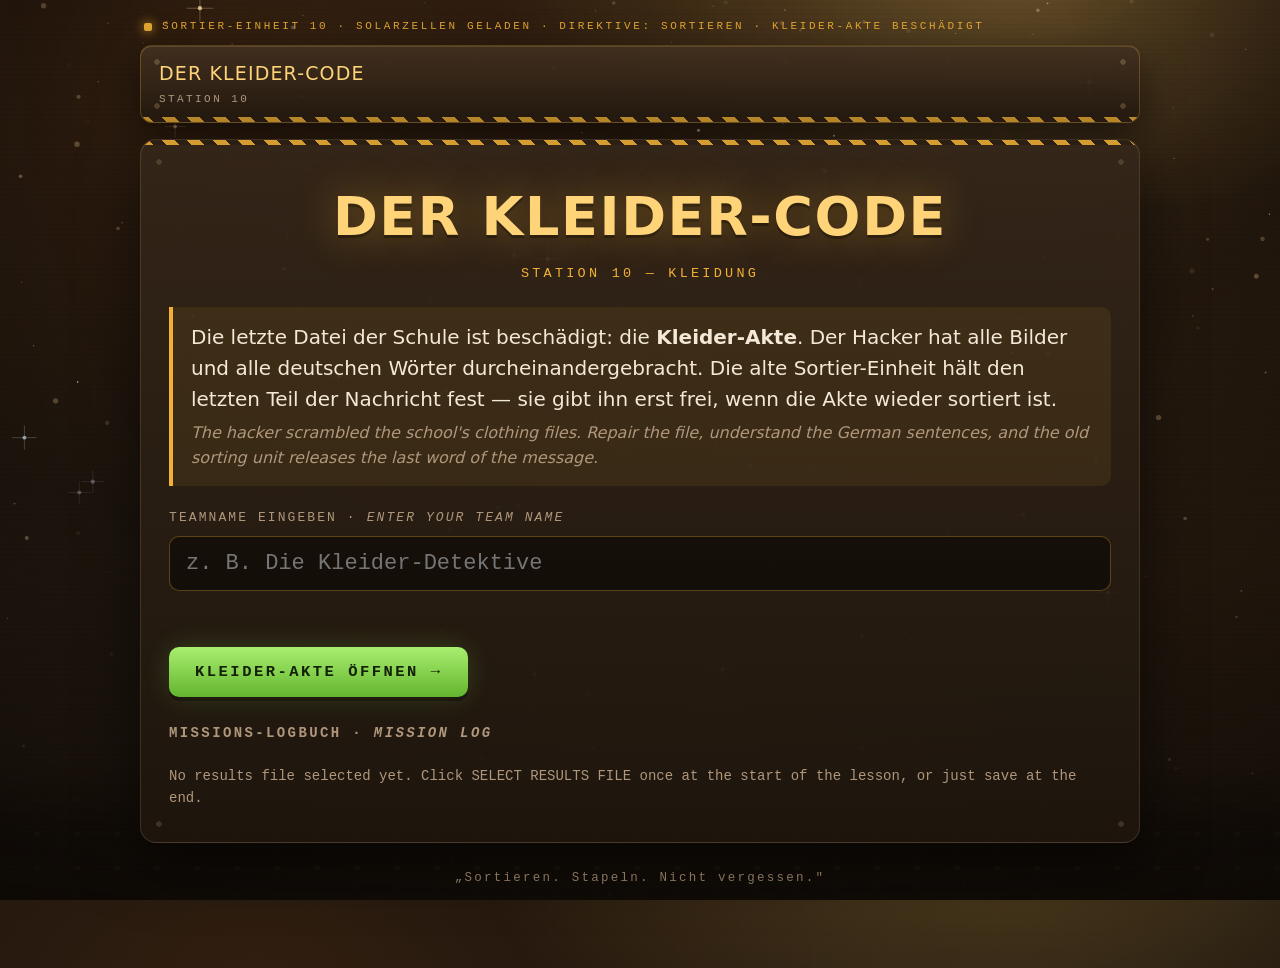
<file: 10-der-kleider-code.html>
<!DOCTYPE html>
<html lang="de">
<head>
<meta charset="utf-8">
<meta name="viewport" content="width=device-width, initial-scale=1">
<title>Der Kleider-Code — Station 10</title>
<style>
/* ============================================================
   STATION 10 — DER KLEIDER-CODE  ·  Skin: SORTIER-EINHEIT
   (sun-bleached scrapyard robot / clean-probe contrast)
   Single-file game. No server, no build step, no libraries,
   no web fonts, no internet. Engine: Stations 1-9.
   Original artwork only — no logos, characters or quoted lines.
   Only CONFIG + stationData in the <script> need editing.
   ============================================================ */
:root{
  --bg:#17110b;
  --bg2:#241a11;
  --panel:rgba(40,30,20,.92);
  --line:rgba(242,177,52,.26);
  --line-soft:rgba(217,182,140,.16);
  --text:#f4e8d6;
  --muted:#b0977c;
  --green:#8bd94f;
  --green-dim:#3f6b22;
  --yellow:#f2b134;
  --red:#ef5a4c;
  --sun:#f2b134;
  --sun-lt:#ffd479;
  --rust:#b5642a;
  --clean:#eaf6ff;
  --cyan:#4fc3f7;
  --mono:ui-monospace,"SFMono-Regular","JetBrains Mono","Cascadia Mono",Consolas,"Liberation Mono",monospace;
  --sans:"Segoe UI",Inter,system-ui,-apple-system,Roboto,"Helvetica Neue",Arial,sans-serif;
  --heavy:"Segoe UI Black","Arial Black","Helvetica Neue",Impact,var(--sans);
}
*{box-sizing:border-box}
html,body{height:100%}
body{
  margin:0;
  background:
    radial-gradient(900px 520px at 78% -8%, rgba(255,196,92,.26) 0%, transparent 58%),
    radial-gradient(1100px 700px at 20% 8%, rgba(181,100,42,.16) 0%, transparent 62%),
    radial-gradient(1000px 600px at 50% 112%, rgba(120,74,36,.30) 0%, transparent 62%),
    linear-gradient(180deg,var(--bg) 0%,var(--bg2) 100%);
  color:var(--text);
  font-family:var(--sans);
  font-size:19px;line-height:1.55;min-height:100%;
}
#ocean{position:fixed;inset:0;z-index:0;opacity:.92;pointer-events:none}
/* horizon haze + a skyline of stacked cubes along the bottom */
.porthole{
  position:fixed;inset:0;z-index:1;pointer-events:none;
  background:
    radial-gradient(circle at 50% 26%, transparent 0%, transparent 52%, rgba(14,9,5,.28) 84%, rgba(14,9,5,.6) 100%),
    linear-gradient(180deg, transparent 62%, rgba(23,17,11,.55) 88%, rgba(23,17,11,.9) 100%);
}
.porthole::after{
  content:"";position:absolute;left:0;right:0;bottom:0;height:130px;opacity:.5;
  background:
    repeating-linear-gradient(90deg, rgba(10,7,4,.9) 0 34px, transparent 34px 40px),
    repeating-linear-gradient(0deg,  rgba(10,7,4,.9) 0 30px, transparent 30px 34px);
  mask-image:linear-gradient(180deg, transparent 0%, #000 55%, #000 100%);
  -webkit-mask-image:linear-gradient(180deg, transparent 0%, #000 55%, #000 100%);
}
/* faint sunlight banding, not a CRT */
.scanlines{
  position:fixed;inset:0;z-index:2;pointer-events:none;opacity:.14;
  background:repeating-linear-gradient(180deg,rgba(0,0,0,0) 0 4px,rgba(0,0,0,.3) 4px 5px);
}
.wrap{position:relative;z-index:3;max-width:1040px;margin:0 auto;padding:18px 20px 80px}

/* ---------- comm strip ---------- */
.comm{
  display:flex;align-items:center;gap:10px;flex-wrap:wrap;
  font-family:var(--mono);font-size:11px;letter-spacing:.24em;text-transform:uppercase;
  color:var(--sun);opacity:.92;margin-bottom:10px;padding:0 4px;
}
.comm .pulse{width:8px;height:8px;border-radius:2px;background:var(--sun);box-shadow:0 0 12px var(--sun);animation:pulse 2.4s ease-in-out infinite;flex:none}
@keyframes pulse{0%,100%{opacity:.25}50%{opacity:1}}

/* ---------- header: a dented service plate ---------- */
header.topbar{
  display:flex;align-items:center;justify-content:space-between;gap:16px;
  border:1px solid var(--line);border-radius:12px;
  background:
    radial-gradient(circle at 16px 16px, rgba(255,220,160,.2) 0 2.5px, transparent 3px),
    radial-gradient(circle at calc(100% - 16px) 16px, rgba(255,220,160,.2) 0 2.5px, transparent 3px),
    radial-gradient(circle at 16px calc(100% - 16px), rgba(255,220,160,.2) 0 2.5px, transparent 3px),
    radial-gradient(circle at calc(100% - 16px) calc(100% - 16px), rgba(255,220,160,.2) 0 2.5px, transparent 3px),
    linear-gradient(180deg,rgba(66,48,31,.95),rgba(35,25,16,.95));
  padding:13px 18px;margin-bottom:16px;position:relative;overflow:hidden;
  box-shadow:inset 0 1px 0 rgba(255,220,160,.14), 0 14px 40px rgba(0,0,0,.55);
}
header.topbar::after{
  content:"";position:absolute;left:0;right:0;bottom:0;height:5px;opacity:.75;
  background:repeating-linear-gradient(45deg, var(--sun) 0 9px, #2a1d11 9px 18px);
}
.brand{font-family:var(--heavy);letter-spacing:.06em;font-size:19px;color:var(--sun-lt);text-transform:uppercase}
.brand small{display:block;font-family:var(--mono);color:var(--muted);letter-spacing:.22em;font-size:11px;margin-top:3px;font-weight:400}
.topright{display:flex;align-items:center;gap:12px;flex-wrap:wrap;justify-content:flex-end}
#teamBadge{font-family:var(--mono);font-size:14px;color:var(--sun-lt);border:1px solid rgba(242,177,52,.42);border-radius:999px;padding:5px 14px;display:none;background:rgba(242,177,52,.1)}
.finish-btn{
  font-family:var(--mono);font-size:12px;letter-spacing:.1em;text-transform:uppercase;font-weight:700;
  background:transparent;color:var(--red);border:1px solid rgba(239,90,76,.5);
  border-radius:8px;padding:8px 14px;cursor:pointer;transition:.15s;
}
.finish-btn:hover{background:rgba(239,90,76,.14);border-color:var(--red)}

/* ---------- progress rail ---------- */
.rail{display:flex;align-items:stretch;gap:10px;margin-bottom:16px}
.rail .step{
  flex:1;border:1px solid var(--line-soft);border-radius:10px;background:rgba(44,32,21,.78);
  padding:10px 14px;font-family:var(--mono);font-size:12.5px;letter-spacing:.13em;
  text-transform:uppercase;color:var(--muted);display:flex;align-items:center;gap:10px;transition:.25s;
}
.rail .dot{width:10px;height:10px;border-radius:2px;background:#54402a;flex:none}
.rail .step.g.active{color:var(--green);border-color:rgba(139,217,79,.5);box-shadow:0 0 26px rgba(139,217,79,.12) inset}
.rail .step.g.active .dot{background:var(--green);box-shadow:0 0 12px var(--green)}
.rail .step.y.active{color:var(--yellow);border-color:rgba(242,177,52,.5);box-shadow:0 0 26px rgba(242,177,52,.12) inset}
.rail .step.y.active .dot{background:var(--yellow);box-shadow:0 0 12px var(--yellow)}
.rail .step.r.active{color:var(--red);border-color:rgba(239,90,76,.5);box-shadow:0 0 26px rgba(239,90,76,.12) inset}
.rail .step.r.active .dot{background:var(--red);box-shadow:0 0 12px var(--red)}
.rail .step.done{color:#d3bfa5;border-color:rgba(139,217,79,.3)}
.rail .step.done .dot{background:var(--green-dim)}

/* ---------- panels: bolted service hatches ---------- */
.panel{
  position:relative;overflow:hidden;
  border:1px solid var(--line-soft);border-radius:16px;
  background:
    radial-gradient(circle at 18px 22px, rgba(255,220,160,.15) 0 2.5px, transparent 3px),
    radial-gradient(circle at calc(100% - 18px) 22px, rgba(255,220,160,.15) 0 2.5px, transparent 3px),
    radial-gradient(circle at 18px calc(100% - 18px), rgba(255,220,160,.15) 0 2.5px, transparent 3px),
    radial-gradient(circle at calc(100% - 18px) calc(100% - 18px), rgba(255,220,160,.15) 0 2.5px, transparent 3px),
    linear-gradient(180deg,rgba(52,38,25,.94),rgba(30,22,14,.94));
  padding:30px 28px 32px;margin-bottom:18px;
  box-shadow:inset 0 1px 0 rgba(255,220,160,.1), 0 22px 60px rgba(0,0,0,.55);
}
.panel::before{
  content:"";position:absolute;left:0;right:0;top:0;height:5px;
  background:repeating-linear-gradient(45deg, var(--sun) 0 9px, #2a1d11 9px 18px);opacity:.85;
}
.panel.green::before{background:linear-gradient(90deg,#3f6b22,var(--green),#3f6b22);opacity:1}
.panel.yellow::before{background:linear-gradient(90deg,#8a610f,var(--yellow),#8a610f);opacity:1}
.panel.red::before{background:linear-gradient(90deg,#8a2b21,var(--red),#8a2b21);opacity:1}
.panel.green{border-color:rgba(139,217,79,.3)}
.panel.yellow{border-color:rgba(242,177,52,.3)}
.panel.red{border-color:rgba(239,90,76,.3)}
h1{
  font-family:var(--heavy);font-size:clamp(30px,5.6vw,54px);letter-spacing:.03em;
  margin:.1em 0;color:var(--sun-lt);text-transform:uppercase;
  text-shadow:0 0 40px rgba(242,177,52,.4), 0 3px 0 rgba(0,0,0,.4);
}
h2{font-family:var(--heavy);font-size:25px;letter-spacing:.04em;text-transform:uppercase;margin:0 0 6px}
h3{font-family:var(--mono);font-size:14px;letter-spacing:.17em;text-transform:uppercase;color:var(--muted);margin:0 0 14px}
.sub{font-family:var(--mono);letter-spacing:.24em;color:var(--sun);text-transform:uppercase;font-size:13.5px}
.intro{
  border-left:4px solid var(--sun);background:rgba(242,177,52,.08);
  padding:15px 18px;margin:22px 0;font-size:20px;border-radius:0 10px 10px 0;
}
.intro i{color:var(--muted);font-size:17px}
.gloss{display:block;color:var(--muted);font-style:italic;font-size:16px;margin-top:6px}
.muted{color:var(--muted)}
.center{text-align:center}
.footline{
  text-align:center;font-family:var(--mono);font-size:12.5px;letter-spacing:.18em;
  color:var(--muted);opacity:.75;margin-top:26px;
}

/* ---------- controls ---------- */
label.fieldlabel{display:block;font-family:var(--mono);letter-spacing:.16em;text-transform:uppercase;font-size:13px;color:var(--muted);margin-bottom:8px}
input[type=text]{
  width:100%;font-family:var(--mono);font-size:22px;color:var(--sun-lt);
  background:rgba(20,14,9,.92);border:1px solid rgba(242,177,52,.32);border-radius:10px;
  padding:14px 16px;outline:none;
}
input[type=text]:focus{border-color:var(--sun);box-shadow:0 0 0 3px rgba(242,177,52,.18)}
input.blank{width:auto;min-width:220px;display:inline-block;font-size:20px;padding:9px 12px;vertical-align:middle;margin:0 4px}
input.blank.ok{border-color:var(--green);color:var(--green);background:rgba(139,217,79,.1)}
input.blank.bad{border-color:var(--red);box-shadow:0 0 0 3px rgba(239,90,76,.14)}
input:disabled{opacity:1;cursor:not-allowed}
button{
  font-family:var(--mono);letter-spacing:.16em;text-transform:uppercase;font-size:15.5px;font-weight:700;
  color:#132106;background:linear-gradient(180deg,#a9ee6f,#63b52f);
  border:none;border-radius:10px;padding:16px 26px;cursor:pointer;
  box-shadow:0 4px 0 rgba(0,0,0,.32), 0 0 26px rgba(139,217,79,.2);transition:.14s;
}
button:hover{filter:brightness(1.1);transform:translateY(-1px);box-shadow:0 5px 0 rgba(0,0,0,.32), 0 0 30px rgba(139,217,79,.26)}
button:active{transform:translateY(2px);box-shadow:0 2px 0 rgba(0,0,0,.32)}
button.ghost{background:transparent;color:var(--text);border:1px solid var(--line-soft);box-shadow:none}
button.ghost:hover{border-color:var(--sun);color:var(--sun-lt);box-shadow:none}
button.yellow{background:linear-gradient(180deg,#ffd071,#e09a12);color:#221600;box-shadow:0 4px 0 rgba(0,0,0,.32), 0 0 26px rgba(242,177,52,.2)}
button.red{background:linear-gradient(180deg,#ff8b7f,#dc4335);color:#240604;box-shadow:0 4px 0 rgba(0,0,0,.32), 0 0 26px rgba(239,90,76,.2)}
.btnrow{display:flex;gap:12px;flex-wrap:wrap;margin-top:22px}
.err{color:var(--red);font-family:var(--mono);font-size:15px;margin-top:12px;min-height:22px}

/* ---------- aside panel (word bank / instructions) ---------- */
.aside{
  border:1px solid rgba(79,195,247,.3);border-left:4px solid var(--cyan);
  background:rgba(79,195,247,.07);border-radius:0 10px 10px 0;
  padding:14px 18px;margin:18px 0;font-size:17px;
}
.aside .ttl{color:var(--cyan);font-family:var(--mono);letter-spacing:.1em;font-size:13px;text-transform:uppercase;font-weight:700;display:block;margin-bottom:6px}
.aside b{color:var(--clean)}
.aside .bank{display:flex;flex-wrap:wrap;gap:8px;margin-top:8px}
.aside .bank span{border:1px solid rgba(79,195,247,.32);border-radius:999px;padding:4px 12px;font-size:16px;background:rgba(12,20,26,.5)}

/* ---------- GREEN matching board ---------- */
.wortliste{
  position:sticky;top:0;z-index:6;
  border:1px solid rgba(139,217,79,.32);border-radius:12px;
  background:linear-gradient(180deg,rgba(40,46,26,.98),rgba(27,30,17,.98));
  padding:13px 15px;margin:16px 0 20px;
  box-shadow:0 12px 32px rgba(0,0,0,.55);
}
.wortliste .wl-title{font-family:var(--mono);font-size:12px;letter-spacing:.18em;text-transform:uppercase;color:var(--muted);margin-bottom:9px}
.chips{display:flex;flex-wrap:wrap;gap:9px;min-height:44px}
.chip{
  font-family:var(--sans);font-size:18px;font-weight:600;
  text-transform:none;letter-spacing:normal;
  border:1px solid rgba(139,217,79,.4);border-radius:9px;
  background:rgba(139,217,79,.1);color:#e6ffd2;
  padding:9px 15px;cursor:pointer;transition:.14s;user-select:none;
  box-shadow:0 3px 0 rgba(0,0,0,.28);
}
.chip:hover{background:rgba(139,217,79,.22);transform:translateY(-1px)}
.chip:active{transform:translateY(2px);box-shadow:0 1px 0 rgba(0,0,0,.28)}
.chip.sel{background:var(--green);color:#132106;border-color:var(--green);box-shadow:0 3px 0 rgba(0,0,0,.28), 0 0 22px rgba(139,217,79,.5)}
.chips .empty{color:var(--muted);font-family:var(--mono);font-size:14px;padding:11px 2px}

.picgrid{display:grid;grid-template-columns:repeat(5,1fr);gap:13px;margin-top:6px}
.piccard{
  position:relative;border:1px solid var(--line-soft);border-radius:12px;
  background:linear-gradient(180deg,rgba(52,38,25,.9),rgba(30,22,14,.9));padding:8px;cursor:pointer;transition:.14s;overflow:hidden;
  box-shadow:0 3px 0 rgba(0,0,0,.3);
}
.piccard:hover{border-color:rgba(242,177,52,.6);transform:translateY(-2px);box-shadow:0 5px 0 rgba(0,0,0,.3)}
.piccard .frame{
  border-radius:8px;overflow:hidden;background:#f6f0e4;aspect-ratio:4/5;
  display:flex;align-items:center;justify-content:center;
}
.piccard img{width:100%;height:100%;object-fit:cover;display:block}
.piccard .badge{
  position:absolute;top:14px;left:14px;z-index:2;
  font-family:var(--mono);font-size:13px;font-weight:700;letter-spacing:.06em;
  background:rgba(20,14,9,.88);color:var(--sun-lt);border:1px solid rgba(242,177,52,.55);
  border-radius:6px;padding:3px 9px;
}
.piccard .slot{
  margin-top:8px;min-height:40px;border-radius:8px;border:1px dashed rgba(176,151,124,.42);
  display:flex;align-items:center;justify-content:center;text-align:center;
  font-size:16px;font-weight:600;color:var(--muted);padding:6px 8px;line-height:1.25;
}
.piccard .slot.has{border-style:solid;border-color:rgba(242,177,52,.55);color:var(--sun-lt);background:rgba(242,177,52,.1)}
.piccard.ok{border-color:rgba(139,217,79,.65);background:linear-gradient(180deg,rgba(46,62,28,.92),rgba(28,38,17,.92));cursor:default}
.piccard.ok:hover{transform:none;box-shadow:0 3px 0 rgba(0,0,0,.3)}
.piccard.ok .slot{border-color:var(--green);color:var(--green);background:rgba(139,217,79,.14);font-weight:700}
.piccard.ok .badge{color:var(--green);border-color:rgba(139,217,79,.6)}
.piccard.ok::after{content:"✓";position:absolute;top:12px;right:14px;color:var(--green);font-size:20px;font-weight:700;z-index:2}
.piccard.shake{animation:shake .42s}
@keyframes shake{0%,100%{transform:translateX(0)}20%{transform:translateX(-7px)}40%{transform:translateX(7px)}60%{transform:translateX(-4px)}80%{transform:translateX(4px)}}
.piccard.wrong{border-color:rgba(239,90,76,.75);background:linear-gradient(180deg,rgba(70,28,22,.92),rgba(40,16,13,.92))}
.picgrid.armed .piccard:not(.ok){border-color:rgba(139,217,79,.5);box-shadow:0 3px 0 rgba(0,0,0,.3), 0 0 0 1px rgba(139,217,79,.22)}

/* ---------- Richtig / Falsch choices ---------- */
.statement{font-size:23px;line-height:1.5;margin:6px 0 4px}
.choices{display:flex;gap:14px;flex-wrap:wrap;margin-top:20px}
.choice{
  flex:1;min-width:180px;font-family:var(--mono);font-size:17px;letter-spacing:.14em;
  text-transform:uppercase;font-weight:700;padding:20px 24px;border-radius:11px;cursor:pointer;
  background:linear-gradient(180deg,rgba(52,38,25,.94),rgba(30,22,14,.94));color:var(--text);
  border:1px solid rgba(242,177,52,.3);box-shadow:0 4px 0 rgba(0,0,0,.3);transition:.14s;
}
.choice:hover{border-color:var(--sun);color:var(--sun-lt);transform:translateY(-2px);box-shadow:0 6px 0 rgba(0,0,0,.3)}
.choice:active{transform:translateY(2px);box-shadow:0 2px 0 rgba(0,0,0,.3)}
.choice.sel{background:linear-gradient(180deg,#ff8b7f,#dc4335);color:#240604;border-color:var(--red);box-shadow:0 4px 0 rgba(0,0,0,.3), 0 0 28px rgba(239,90,76,.3)}

/* ---------- questions ---------- */
.qlist{list-style:none;padding:0;margin:16px 0 0}
.qitem{
  border:1px solid var(--line-soft);border-radius:12px;background:rgba(44,32,21,.7);
  padding:16px 18px;margin-bottom:12px;display:flex;gap:14px;align-items:flex-start;
}
.qitem.ok{border-color:rgba(139,217,79,.45);background:rgba(139,217,79,.07)}
.qitem.bad{border-color:rgba(239,90,76,.45)}
.qnum{font-family:var(--mono);font-size:15px;color:var(--muted);min-width:34px;padding-top:10px}
.qbody{flex:1}
.qtext{font-size:20px;line-height:2.1}
.counter{font-family:var(--mono);letter-spacing:.14em;text-transform:uppercase;color:var(--muted);font-size:14px}
.bigscore{font-family:var(--heavy);font-size:clamp(22px,3.8vw,36px);letter-spacing:.03em;margin:8px 0}
.bar{height:12px;border-radius:6px;background:rgba(0,0,0,.35);overflow:hidden;margin:14px 0 6px;border:1px solid rgba(176,151,124,.2)}
.bar > i{display:block;height:100%;width:0;background:linear-gradient(90deg,#63b52f,#a9ee6f);transition:width .45s ease}
.bar.y > i{background:linear-gradient(90deg,#e09a12,#ffd071)}
.bar.r > i{background:linear-gradient(90deg,#dc4335,#ff8b7f)}

/* ---------- answer review ---------- */
.fill{font-family:var(--mono);font-weight:700;padding:2px 9px;border-radius:6px}
.fill.good{color:var(--green);background:rgba(139,217,79,.13);border:1px solid rgba(139,217,79,.45)}
.yours{font-family:var(--mono);font-size:15.5px;color:var(--red);margin-top:8px}
.yours.ok{color:var(--green)}
.review-note{border-left:4px solid var(--cyan);background:rgba(79,195,247,.07);padding:12px 16px;font-size:17px;margin:16px 0;border-radius:0 10px 10px 0}

/* ---------- clue: the specimen, scanned clean ---------- */
.clue-card{
  position:relative;border:2px solid var(--cyan);border-radius:20px;
  background:linear-gradient(180deg,#f2f9ff,#d8ecfa);
  padding:34px 30px;text-align:center;margin:24px 0;animation:pop .55s ease;
  box-shadow:0 0 70px rgba(79,195,247,.4), inset 0 2px 0 rgba(255,255,255,.9);
}
.clue-card h3{color:#4a7fa0}
.clue-card p{color:#b03a2e !important}
@keyframes pop{from{opacity:0;transform:scale(.96)}to{opacity:1;transform:scale(1)}}
.clue-word{
  font-family:var(--heavy);font-size:clamp(36px,8.4vw,70px);letter-spacing:.1em;color:#123a52;
  text-shadow:0 0 26px rgba(79,195,247,.75);
}

/* ---------- summary ---------- */
.rows{margin:18px 0}
.row{display:flex;justify-content:space-between;gap:16px;border-bottom:1px dashed rgba(176,151,124,.26);padding:12px 2px;font-size:19px}
.row b{font-family:var(--mono)}
.total{font-family:var(--heavy);font-size:clamp(26px,5vw,42px);color:var(--sun-lt);letter-spacing:.03em;margin-top:14px;text-shadow:0 0 30px rgba(242,177,52,.45)}
.tags{display:flex;flex-wrap:wrap;gap:8px;margin-top:12px}
.tag{font-family:var(--mono);font-size:14px;border:1px solid rgba(139,217,79,.32);border-radius:999px;padding:5px 12px;color:#cdf0a8;background:rgba(139,217,79,.08)}
.filestatus{font-family:var(--mono);font-size:14px;color:var(--muted);margin-top:10px}
.hidden{display:none !important}

@media (max-width:900px){ .picgrid{grid-template-columns:repeat(3,1fr)} }
@media (max-width:680px){
  body{font-size:17px}
  .rail{flex-direction:column}
  .wrap{padding:14px 13px 70px}
  .panel{padding:22px 16px 26px}
  input.blank{min-width:150px}
  .picgrid{grid-template-columns:repeat(2,1fr);gap:10px}
  .piccard .slot{font-size:14px;min-height:34px}
  .chip{font-size:16px;padding:8px 12px}
  .statement{font-size:20px}
  .choice{min-width:120px;font-size:15px;padding:16px 12px}
  .qtext{font-size:18px}
}
@media (prefers-reduced-motion:reduce){
  #ocean{display:none}
  *{animation:none !important;transition:none !important}
}
</style>
</head>
<body>
<canvas id="ocean"></canvas>
<div class="porthole"></div>
<div class="scanlines"></div>

<div class="wrap">
  <div class="comm"><span class="pulse"></span><span id="commStrip"></span></div>

  <header class="topbar">
    <div class="brand"><span id="brandName">Station</span><small id="brandStation">Station 00</small></div>
    <div class="topright">
      <span id="teamBadge"></span>
      <button class="finish-btn hidden" id="finishStationBtn">Finish the station</button>
    </div>
  </header>

  <div class="rail" id="rail">
    <div class="step g" id="railG"><span class="dot"></span><span id="railGLabel">Grün</span></div>
    <div class="step y" id="railY"><span class="dot"></span><span id="railYLabel">Gelb</span></div>
    <div class="step r" id="railR"><span class="dot"></span><span id="railRLabel">Rot</span></div>
  </div>

  <!-- ============ START ============ -->
  <section class="panel" id="screen-start">
    <div class="center">
      <h1 id="startTitle">Station</h1>
      <div class="sub" id="startSubtitle">Station 00</div>
    </div>
    <div class="intro" id="introText"></div>
    <label class="fieldlabel" for="teamInput">Teamname eingeben · <i>enter your team name</i></label>
    <input type="text" id="teamInput" autocomplete="off" spellcheck="false" placeholder="z. B. Die Kleider-Detektive">
    <div class="err" id="startErr"></div>
    <div class="btnrow"><button id="startBtn"></button></div>
    <div style="margin-top:26px">
      <h3 style="margin-bottom:8px">Missions-Logbuch · <i>mission log</i></h3>
      <div class="tags" id="teamsList"></div>
      <div class="filestatus" id="fileStatus"></div>
    </div>
  </section>

  <!-- ============ GREEN — matching board ============ -->
  <section class="panel green hidden" id="screen-green">
    <h2 style="color:var(--green)" id="greenTitle">Grün</h2>
    <h3 id="greenSubheading">Ordnet zu</h3>
    <p class="muted" style="font-size:17px" id="greenInstructions"></p>
    <div class="bar"><i id="greenBar"></i></div>
    <div class="counter" id="greenCounter">0 / 0</div>

    <div class="wortliste">
      <div class="wl-title" id="wlTitle">Wortliste</div>
      <div class="chips" id="wordChips"></div>
    </div>

    <div class="picgrid" id="picGrid"></div>
    <div class="err" id="greenMsg"></div>
    <div class="btnrow"><button id="greenCheck">Prüfen</button></div>
  </section>

  <!-- ============ CLUE ============ -->
  <section class="panel green hidden" id="screen-clue">
    <div class="center">
      <h1 style="font-size:clamp(24px,4.6vw,40px)" id="greenCompleteHeadline">Grün geschafft</h1>
      <div class="sub" id="clueSub">Grün — 10 / 10</div>
      <div class="clue-card">
        <h3 style="margin-bottom:6px">Hinweis freigeschaltet · <i>clue unlocked</i></h3>
        <div class="clue-word" id="clueWord"></div>
        <p style="margin:14px 0 0;font-size:16px;color:var(--red);font-weight:700" id="clueWarn"></p>
      </div>
      <p class="muted" style="font-size:17px" id="clueNote"></p>
      <div class="btnrow" style="justify-content:center"><button class="yellow" id="toYellow">Weiter zu Gelb →</button></div>
    </div>
  </section>

  <!-- ============ YELLOW ============ -->
  <section class="panel yellow hidden" id="screen-yellow">
    <h2 style="color:var(--yellow)" id="yellowTitle">Gelb</h2>
    <h3><span id="yellowCounter">Frage 1 / 5</span> &nbsp;·&nbsp; +1 Punkt pro richtiger Antwort</h3>
    <div class="bar y"><i id="yellowBar"></i></div>
    <p class="muted" style="font-size:16px" id="yellowOneShot"></p>
    <div class="aside hidden" id="yellowAside"></div>
    <div id="yellowQ" class="qtext" style="margin:20px 0 6px"></div>
    <div class="err" id="yellowErr"></div>
    <div class="btnrow"><button class="yellow" id="yellowSubmit">Antwort abgeben</button></div>
  </section>

  <!-- ============ YELLOW REVIEW ============ -->
  <section class="panel yellow hidden" id="screen-yellow-review">
    <h2 style="color:var(--yellow)">Gelb — die richtigen Antworten</h2>
    <h3 id="yellowReviewTopic">Thema</h3>
    <div class="center bigscore" style="color:var(--yellow)" id="yellowScoreBig"></div>
    <div class="review-note" id="yellowReviewNote"></div>
    <ul class="qlist" id="yellowReview"></ul>
    <div class="btnrow"><button class="red" id="toRed">Weiter zu Rot →</button></div>
  </section>

  <!-- ============ RED ============ -->
  <section class="panel red hidden" id="screen-red">
    <h2 style="color:var(--red)" id="redTitle">Rot</h2>
    <h3><span id="redCounter">Frage 1 / 5</span> &nbsp;·&nbsp; +2 Punkte pro richtiger Antwort</h3>
    <div class="bar r"><i id="redBar"></i></div>
    <p class="muted" style="font-size:16px" id="redOneShot"></p>
    <div class="aside hidden" id="redAside"></div>
    <div id="redQ" class="qtext" style="margin:20px 0 6px"></div>
    <div class="err" id="redErr"></div>
    <div class="btnrow"><button class="red" id="redSubmit">Antwort abgeben</button></div>
  </section>

  <!-- ============ RED REVIEW ============ -->
  <section class="panel red hidden" id="screen-red-review">
    <h2 style="color:var(--red)">Rot — die richtigen Antworten</h2>
    <h3 id="redReviewTopic">Thema</h3>
    <div class="center bigscore" style="color:var(--red)" id="redScoreBig"></div>
    <div class="review-note" id="redReviewNote"></div>
    <ul class="qlist" id="redReview"></ul>
    <div class="btnrow"><button id="toEnd">Endstand ansehen</button></div>
  </section>

  <!-- ============ END ============ -->
  <section class="panel hidden" id="screen-end">
    <div class="center">
      <div class="sub" style="margin-bottom:4px" id="endStationLabel">Station 10</div>
      <h1 style="font-size:clamp(22px,4.2vw,36px)" id="missionCompleteHeadline">Station completed</h1>
      <div class="sub" id="endTeam"></div>
    </div>
    <div class="rows" id="endRows"></div>
    <div class="center total" id="endTotal"></div>
    <div class="center" id="allDone"></div>
    <div class="btnrow" style="justify-content:center">
      <button id="nextTeam">Next team →</button>
      <button class="ghost" id="endExport">Save results.md</button>
      <button class="ghost" id="endPick">Select results file</button>
    </div>
  </section>

  <div class="footline" id="footLine"></div>
</div>
<script>
/* ==================================================================
   ██  EDIT YOUR CONTENT HERE — SECTION 1: IDENTITY & LABELS  ██
   ------------------------------------------------------------------
   Pure text/HTML. Nothing here affects scoring or game logic.
   Student-facing text is German with a short English gloss where the
   instruction matters. Teacher-facing text (results, scoreboard,
   finish confirmation) stays English, like Stations 1-9.
   ================================================================== */
const CONFIG = {
  gameName: "Der Kleider-Code",
  stationLabel: "Station 10",
  subtitle: "Station 10 — Kleidung",
  introHTML:
    "Die letzte Datei der Schule ist beschädigt: die <b>Kleider-Akte</b>. Der Hacker hat alle Bilder und " +
    "alle deutschen Wörter durcheinandergebracht. Die alte Sortier-Einheit hält den letzten Teil der " +
    "Nachricht fest — sie gibt ihn erst frei, wenn die Akte wieder sortiert ist." +
    "<span class='gloss'>The hacker scrambled the school's clothing files. Repair the file, understand the " +
    "German sentences, and the old sorting unit releases the last word of the message.</span>",

  // Flavour strings for the skin (comm strip above the header, footer line).
  commStrip: "Sortier-Einheit 10 · Solarzellen geladen · Direktive: sortieren · Kleider-Akte beschädigt",
  footerLine: "„Sortieren. Stapeln. Nicht vergessen.\"",

  green: {
    railLabel: "Grün — Kleidung erkennen",
    panelTitle: "Grün — Was ist das?",
    subheading: "Ordnet die deutschen Wörter den richtigen Bildern zu",
    instructionsHTML:
      "Klickt zuerst auf ein <b>Wort</b>, dann auf das passende <b>Bild</b>. " +
      "Klickt auf ein volles Bild, um das Wort zurückzunehmen. Dann auf <b>PRÜFEN</b>. " +
      "Ihr dürft so oft versuchen, wie ihr wollt — richtige Paare bleiben grün stehen." +
      "<span class='gloss'>Click a word, then its picture. Click a filled picture to take the word back. " +
      "Unlimited attempts — correct pairs lock automatically.</span>",
    wordListTitle: "Wortliste · click a word, then its picture",
    progressLabel: "Akte wiederhergestellt",
    completeHeadline: "Kleider-Akte wiederhergestellt"
  },

  yellow: {
    railLabel: "Gelb — Was trägst du?",
    panelTitle: "Gelb — Was trägst du?",
    reviewTopic: "Kleidung in einfachen Sätzen",
    oneShotHTML: "Nur <b>ein</b> Versuch pro Satz. Die erste Antwort zählt. <i>One attempt only.</i>",
    // Word bank shown beside every Yellow question. Empty string = panel hidden.
    asideHTML:
      "<span class='ttl'>Wortkiste · word bank</span>Setzt das richtige Wort ein. Nicht alle Wörter werden " +
      "gebraucht, und manche passen mehrmals. <i>Not every word is needed, and some fit more than once.</i>" +
      "<div class='bank'><span>Jacke</span><span>Hose</span><span>T-Shirt</span><span>Schuhe</span>" +
      "<span>Mütze</span><span>Rock</span><span>Socken</span><span>Schal</span></div>",
    reviewNote: "Lest die richtige Fassung jedes Satzes. Euer Gelb-Ergebnis ist schon gespeichert und ändert sich nicht mehr. <i>Your Yellow score is already saved.</i>"
  },

  red: {
    railLabel: "Rot — Richtig oder falsch?",
    panelTitle: "Rot — Richtig oder falsch?",
    reviewTopic: "Aussagen verstehen",
    oneShotHTML: "Nur <b>ein</b> Versuch pro Aussage. Die erste Antwort zählt. <i>One attempt only.</i>",
    asideHTML:
      "<span class='ttl'>So geht's · how it works</span>Lest die Aussage. Stimmt sie? Dann <b>RICHTIG</b>. Stimmt sie nicht? Dann <b>FALSCH</b>." +
      "<span class='gloss'>Read the statement and decide whether it is true (RICHTIG) or false (FALSCH). +2 points each.</span>",
    reviewNote: "Hier stehen die richtigen Antworten. Euer Rot-Ergebnis ist schon gespeichert und ändert sich nicht mehr. <i>Your Red score is already saved.</i>"
  },

  clueWarnHTML: "Schreibt dieses Wort auf! Ihr braucht es am Ende des Escape Rooms. <i>Write this clue down.</i>",
  clueNoteHTML: "Grün gibt <b>0 Wettkampfpunkte</b>. Ab jetzt zählen die Punkte.",
  emptyAnswerMsg: "Bitte füllt die Lücke aus, bevor ihr abgebt. · Fill in the gap first.",
  emptyChoiceMsg: "Wählt RICHTIG oder FALSCH. · Choose RICHTIG or FALSCH.",

  missionCompleteHeadline: "Station 10 completed",
  allTeamsHeadline: "All teams have completed this station",
  startButtonLabel: "Kleider-Akte öffnen →"
};

/* ==================================================================
   ██  EDIT YOUR CONTENT HERE — SECTION 2: QUESTIONS  ██
   ------------------------------------------------------------------
   GREEN is a MATCHING BOARD (like Stations 7 and 9), not gap-filling.
     Each entry = one picture card + the one word that belongs to it.
       letter : the A-J badge drawn on the card (CSS, not burnt into the image)
       word   : the German word shown as a chip in the Wortliste
       img    : "data:image/jpeg;base64,..."  — replace this string to swap a photo
     The chip order is shuffled per team, so watching the previous
     rotation does not help.

   YELLOW is gap-filling. Every  ___  becomes an input box.
       answers: ["Schuhe", "die Schuhe"]     <- list every acceptable spelling
       Two gaps ->  answers: [ ["a","b"], ["c"] ]   (one list per gap)
       model: "Schuhe / Socken"              <- OPTIONAL. Only changes what the
       review screen prints in the gap. Use it when two different words are both
       genuinely right, so the class sees both instead of just the first one.

   RED is Richtig / Falsch. Give the statement as "question", add
       choices: ["Richtig","Falsch"]  and the correct one in answers.

   Answer checking ignores CAPITALS, extra spaces, a final . ! ?, and
   umlauts: "Mütze", "Muetze", "Mutze" and "MUETZE" all count.

   SCORING: Green 0 points (but 10/10 unlocks the clue) · Yellow +1 · Red +2
   ================================================================== */

const stationData = {

  /* ---- THE STATION CLUE (shown after Green 10 / 10) ---- */
  clue: "MESSAGE",

  /* ---- 🟢 GREEN — 10 picture/word pairs — mandatory, 0 points ---- */
  green: [
    { letter: "A", word: "der Pullover",
      img: "[data-uri]" },
    { letter: "B", word: "der Schal",
      img: "[data-uri]" },
    { letter: "C", word: "die Schuhe",
      img: "[data-uri]" },
    { letter: "D", word: "die Mütze",
      img: "[data-uri]" },
    { letter: "E", word: "die Jacke",
      img: "[data-uri]" },
    { letter: "F", word: "der Mantel",
      img: "[data-uri]" },
    { letter: "G", word: "die Hose",
      img: "[data-uri]" },
    { letter: "H", word: "das Kleid",
      img: "[data-uri]" },
    { letter: "I", word: "die Socken",
      img: "[data-uri]" },
    { letter: "J", word: "der Rock",
      img: "[data-uri]" }
  ],

  /* ---- 🟡 YELLOW — Was trägst du? — +1 point each ---- */
  yellow: [
    // Both are true on your feet, so both score. "model" is only what the review shows.
    { question: "An den Füßen trage ich ___.",
      answers: ["Schuhe", "die Schuhe", "meine Schuhe",
                "Socken", "die Socken", "meine Socken"],
      model: "Schuhe / Socken", points: 1 },

    { question: "Wenn es kalt ist, trage ich eine ___ auf dem Kopf.",
      answers: ["Mütze", "Muetze", "Mutze"], points: 1 },

    { question: "Im Sommer trage ich oft ein ___.",
      answers: ["T-Shirt", "T Shirt", "TShirt", "Tshirt", "T-shirt"], points: 1 },

    { question: "Unter meinen Schuhen trage ich ___.",
      answers: ["Socken", "die Socken", "meine Socken"], points: 1 },

    { question: "Wenn es draußen kalt ist, ziehe ich eine ___ an.",
      answers: ["Jacke", "die Jacke", "meine Jacke"], points: 1 }
  ],

  /* ---- 🔴 RED — Richtig oder falsch? — +2 points each ---- */
  red: [
    { question: "Ein Pullover hält dich warm.",
      choices: ["Richtig", "Falsch"], answers: ["Richtig"], points: 2 },

    { question: "Man trägt Socken auf dem Kopf.",
      choices: ["Richtig", "Falsch"], answers: ["Falsch"], points: 2 },

    { question: "Ein Schal kommt um den Hals.",
      choices: ["Richtig", "Falsch"], answers: ["Richtig"], points: 2 },

    { question: "Eine Hose trägt man an den Beinen.",
      choices: ["Richtig", "Falsch"], answers: ["Richtig"], points: 2 },

    { question: "Eine Jacke trägt man unter einem T-Shirt oder Pullover.",
      choices: ["Richtig", "Falsch"], answers: ["Falsch"], points: 2 }
  ]
};

/* ---- Other settings a teacher might want to change ---- */
const TOTAL_TEAMS   = 10;
const STORAGE_KEY   = "kleiderCodeStation10Results_v1";
const RESULTS_TITLE = "# Station 10 — Der Kleider-Code Results";

/* ==================================================================
   ██  GAME ENGINE — you do not need to edit below this line  ██
   Same tested engine as Stations 1-9. The only station-family
   differences: Green is a matching board (Stations 7, 9), Yellow/Red
   can show an aside panel (Station 8), Red questions can offer
   choices, and answer checking folds German umlauts.
   ================================================================== */

/* ---------- small helpers ---------- */
const $  = (id) => document.getElementById(id);
const FOLD = { "ä":"ae", "ö":"oe", "ü":"ue", "ß":"ss" };
const BARE = { "ä":"a",  "ö":"o",  "ü":"u",  "ß":"ss" };
function baseNorm(s){
  return String(s == null ? "" : s)
    .replace(/[‘’ʼ´`]/g, "'")
    .replace(/\s+/g, " ")
    .trim()
    .toLowerCase()
    .replace(/[.!?]+$/, "");
}
const norm     = (s) => baseNorm(s).replace(/[äöüß]/g, c => FOLD[c]);
const normBare = (s) => baseNorm(s).replace(/[äöüß]/g, c => BARE[c]);

/** Normalise a question's answers into an array of blanks: [[a,b],[c]] */
function blanksOf(q){
  const a = q.answers;
  if (!Array.isArray(a)) return [[String(a)]];
  return Array.isArray(a[0]) ? a : [a];
}
function isAccepted(value, accepted){
  const a = norm(value), b = normBare(value);
  return accepted.some(x => {
    const xa = norm(x), xb = normBare(x);
    return xa === a || xb === b || xa === b || xb === a;
  });
}
function two(n){ return String(n).padStart(2,"0"); }
function clockString(d){ return two(d.getHours())+":"+two(d.getMinutes())+":"+two(d.getSeconds()); }
function durationString(ms){
  const s = Math.max(0, Math.round(ms/1000));
  return two(Math.floor(s/60))+":"+two(s%60);
}
function esc(s){ return String(s).replace(/[<>&]/g, c => ({"<":"&lt;",">":"&gt;","&":"&amp;"}[c])); }
function escBr(s){ return esc(s).replace(/\n/g, "<br>"); }
function shuffled(arr){
  const a = arr.slice();
  for (let i = a.length - 1; i > 0; i--){ const j = Math.floor(Math.random()*(i+1)); [a[i],a[j]] = [a[j],a[i]]; }
  return a;
}

/* ---------- persistent results ---------- */
function loadResults(){
  try { return JSON.parse(localStorage.getItem(STORAGE_KEY)) || []; }
  catch(e){ return []; }
}
function saveResults(list){
  try { localStorage.setItem(STORAGE_KEY, JSON.stringify(list)); }
  catch(e){ console.warn("localStorage unavailable", e); }
}
function buildMarkdown(){
  const list = loadResults();
  let md = RESULTS_TITLE + "\n\n";
  md += "_" + list.length + " team(s) recorded. Winner = Yellow + Red points only._\n\n";
  list.forEach(r => {
    md += "## " + r.team + "\n";
    md += "- Green: " + r.greenCorrect + " / " + r.greenTotal + "\n";
    md += "- Green attempts: " + r.greenAttempts + "\n";
    md += "- Clue earned: " + (r.clue ? "Yes" : "No") + "\n";
    md += "- Yellow correct: " + r.yellowCorrect + "\n";
    md += "- Yellow points: " + r.yellowPoints + "\n";
    md += "- Red correct: " + r.redCorrect + "\n";
    md += "- Red points: " + r.redPoints + "\n";
    md += "- Total score: " + r.total + "\n";
    md += "- Start time: " + r.start + "\n";
    md += "- Finish time: " + r.finish + "\n";
    md += "- Duration: " + r.duration + "\n";
    md += "\n---\n\n";
  });
  const ranked = [...list].sort((a,b) => b.total - a.total);
  if (ranked.length){
    md += "## Scoreboard (Yellow + Red)\n\n";
    md += "| Team | Yellow | Red | Total |\n| --- | ---: | ---: | ---: |\n";
    ranked.forEach(r => { md += "| " + r.team + " | " + r.yellowPoints + " | " + r.redPoints + " | " + r.total + " |\n"; });
    const best = ranked[0].total;
    const winners = ranked.filter(r => r.total === best).map(r => r.team);
    md += "\n**" + (winners.length > 1 ? "Tied leaders" : "Winner") + ": " + winners.join(", ") + " — " + best + " points**\n";
  }
  return md;
}

/* ---------- results.md file handle (File System Access API) ---------- */
let fileHandle = null;
const IDB_NAME = "kleiderCodeStation10", IDB_STORE = "handles";
function idb(){
  return new Promise((res, rej) => {
    const r = indexedDB.open(IDB_NAME, 1);
    r.onupgradeneeded = () => r.result.createObjectStore(IDB_STORE);
    r.onsuccess = () => res(r.result);
    r.onerror = () => rej(r.error);
  });
}
async function idbSet(k,v){ try{ const db=await idb(); await new Promise((res,rej)=>{const t=db.transaction(IDB_STORE,"readwrite");t.objectStore(IDB_STORE).put(v,k);t.oncomplete=res;t.onerror=()=>rej(t.error);}); }catch(e){} }
async function idbGet(k){ try{ const db=await idb(); return await new Promise((res,rej)=>{const t=db.transaction(IDB_STORE,"readonly");const q=t.objectStore(IDB_STORE).get(k);q.onsuccess=()=>res(q.result);q.onerror=()=>rej(q.error);}); }catch(e){ return null; } }

const fsSupported = (typeof window.showSaveFilePicker === "function");

async function pickResultsFile(){
  if (!fsSupported){
    alert("This browser cannot write files directly.\nUse SAVE RESULTS.MD instead — it downloads the complete file with every team.");
    return;
  }
  try{
    fileHandle = await window.showSaveFilePicker({
      suggestedName: "results.md",
      types: [{ description: "Markdown", accept: { "text/markdown": [".md"] } }]
    });
    await idbSet("resultsFile", fileHandle);
    await writeResultsFile();
    updateFileStatus();
  }catch(e){ /* user cancelled */ }
}
async function writeResultsFile(){
  if (!fileHandle) return false;
  try{
    const perm = await fileHandle.queryPermission({ mode:"readwrite" });
    if (perm !== "granted"){
      const req = await fileHandle.requestPermission({ mode:"readwrite" });
      if (req !== "granted") return false;
    }
    const w = await fileHandle.createWritable();
    await w.write(buildMarkdown());
    await w.close();
    return true;
  }catch(e){ console.warn("write failed", e); return false; }
}
function downloadResults(){
  const blob = new Blob([buildMarkdown()], { type:"text/markdown;charset=utf-8" });
  const url = URL.createObjectURL(blob);
  const a = document.createElement("a");
  a.href = url; a.download = "results.md";
  document.body.appendChild(a); a.click(); a.remove();
  setTimeout(() => URL.revokeObjectURL(url), 2000);
}
function updateFileStatus(){
  const el = $("fileStatus");
  if (!el) return;
  if (fileHandle) el.textContent = "results.md is connected — it is rewritten automatically after every team.";
  else if (fsSupported) el.textContent = "No results file selected yet. Click SELECT RESULTS FILE once at the start of the lesson, or just save at the end.";
  else el.textContent = "This browser cannot write files directly (that is fine). Use SAVE RESULTS.MD — the download always contains every team.";
}

/* ---------- game state ---------- */
let S = null;
function freshState(team){
  const n = stationData.green.length;
  return {
    team,
    startedAt: Date.now(),
    startClock: clockString(new Date()),
    greenAttempts: 0,
    placed:  new Array(n).fill(null),   // placed[pictureIndex] = word index, or null
    locked:  new Array(n).fill(false),  // locked[pictureIndex] = solved
    wrong:   new Array(n).fill(false),  // transient red marking after a check
    wordOrder: shuffled(stationData.green.map((q,i) => i)),
    selWord: null,
    greenDone: false,
    yellowIndex: 0, yellowCorrect: 0, yellowPoints: 0, yellowGiven: [], yellowRight: [],
    redIndex: 0,    redCorrect: 0,    redPoints: 0,    redGiven: [],    redRight: []
  };
}

/* ---------- screens ---------- */
const SCREENS = ["screen-start","screen-green","screen-clue","screen-yellow","screen-yellow-review","screen-red","screen-red-review","screen-end"];
function show(id){
  SCREENS.forEach(s => $(s).classList.toggle("hidden", s !== id));
  const map = { "screen-green":"g", "screen-clue":"g", "screen-yellow":"y", "screen-yellow-review":"y", "screen-red":"r", "screen-red-review":"r" };
  ["railG","railY","railR"].forEach(r => $(r).classList.remove("active","done"));
  const cur = map[id];
  if (cur === "g"){ $("railG").classList.add("active"); }
  if (cur === "y"){ $("railG").classList.add("done"); $("railY").classList.add("active"); }
  if (cur === "r"){ $("railG").classList.add("done"); $("railY").classList.add("done"); $("railR").classList.add("active"); }
  if (id === "screen-end"){ ["railG","railY","railR"].forEach(r => $(r).classList.add("done")); }
  $("rail").style.display = (id === "screen-start") ? "none" : "flex";
  window.scrollTo({ top:0, behavior:"smooth" });
}

/* ================= GREEN — matching board ================= */
function wordIsPlaced(wi){ return S.placed.indexOf(wi) !== -1; }

function renderGreen(){
  /* --- Wortliste --- */
  const chips = $("wordChips");
  chips.innerHTML = "";
  const free = S.wordOrder.filter(wi => !wordIsPlaced(wi));
  if (!free.length){
    chips.innerHTML = '<span class="empty">— alle Wörter sind auf einem Bild —</span>';
  } else {
    free.forEach(wi => {
      const b = document.createElement("button");
      b.type = "button";
      b.className = "chip" + (S.selWord === wi ? " sel" : "");
      b.textContent = stationData.green[wi].word;
      b.dataset.w = wi;
      chips.appendChild(b);
    });
  }
  $("picGrid").classList.toggle("armed", S.selWord !== null);

  /* --- picture grid --- */
  const grid = $("picGrid");
  grid.innerHTML = "";
  stationData.green.forEach((q, pi) => {
    const card = document.createElement("div");
    card.className = "piccard" + (S.locked[pi] ? " ok" : "") + (S.wrong[pi] ? " wrong shake" : "");
    card.dataset.p = pi;
    const wi = S.placed[pi];
    const slotText = (wi == null) ? "?" : stationData.green[wi].word;
    card.innerHTML =
      '<div class="badge">' + esc(q.letter) + '</div>' +
      '<div class="frame"><img src="' + q.img + '" alt="' + esc(q.letter) + '" draggable="false"></div>' +
      '<div class="slot' + (wi == null ? "" : " has") + '">' + esc(slotText) + '</div>';
    grid.appendChild(card);
  });
  updateGreenCounter();
}
function greenQuestionCorrect(pi){ return !!S.locked[pi]; }
function updateGreenCounter(){
  const n = S.locked.filter(Boolean).length;
  const total = stationData.green.length;
  $("greenCounter").textContent = CONFIG.green.progressLabel + ": " + n + " / " + total;
  $("greenBar").style.width = (100 * n / total) + "%";
  return n;
}
function clickWord(wi){
  if (wordIsPlaced(wi)) return;
  S.selWord = (S.selWord === wi) ? null : wi;
  renderGreen();
}
function clickPicture(pi){
  if (S.locked[pi]) return;
  S.wrong = S.wrong.map(() => false);
  if (S.selWord !== null){
    // moving a word onto a picture; any word already there goes back to the list
    S.placed[pi] = S.selWord;
    S.selWord = null;
  } else if (S.placed[pi] !== null){
    // take the word back off the picture
    S.placed[pi] = null;
  }
  renderGreen();
}
function gradeGreen(){
  S.greenAttempts++;
  let justWrong = 0;
  stationData.green.forEach((q, pi) => {
    if (S.locked[pi]) return;
    if (S.placed[pi] === pi){ S.locked[pi] = true; S.wrong[pi] = false; }
    else if (S.placed[pi] !== null){ S.placed[pi] = null; S.wrong[pi] = true; justWrong++; }
  });
  S.selWord = null;
  return justWrong;
}
function checkGreen(){
  gradeGreen();
  renderGreen();
  setTimeout(() => { if (S) S.wrong = S.wrong.map(() => false); }, 500);
  const n = updateGreenCounter();
  const total = stationData.green.length;
  const left = total - n;
  if (n === total){
    S.greenDone = true;
    $("greenMsg").style.color = "var(--green)";
    $("greenMsg").textContent = total + " / " + total + " — " + CONFIG.green.progressLabel + ".";
    setTimeout(showClue, 550);
  } else {
    $("greenMsg").style.color = "var(--yellow)";
    $("greenMsg").textContent = n + " / " + total + " richtig — noch " + left + " Bild" + (left === 1 ? "" : "er") +
                                ". (Versuch " + S.greenAttempts + ")";
  }
}
function showClue(){
  $("clueWord").textContent = stationData.clue;
  $("clueSub").textContent = "Grün — " + stationData.green.length + " / " + stationData.green.length;
  show("screen-clue");
}

/* ================= YELLOW / RED ================= */
/** Build the question HTML: every ___ becomes an input; choices become buttons. */
function renderQuestion(q, idPrefix, values, locked){
  if (q.choices){
    let html = '<div class="statement">' + escBr(q.question) + '</div>' +
               '<input type="hidden" id="' + idPrefix + '_0" value="">' +
               '<div class="choices" id="' + idPrefix + '_choices">';
    q.choices.forEach(c => {
      html += '<button type="button" class="choice" data-v="' + esc(c) + '">' + esc(c) + '</button>';
    });
    return html + '</div>';
  }
  const parts = String(q.question).split("___");
  let html = "";
  for (let i = 0; i < parts.length; i++){
    html += escBr(parts[i]);
    if (i < parts.length - 1){
      const v = values ? esc(values[i] || "") : "";
      const isLocked = locked && locked[i];
      html += '<input type="text" class="blank' + (isLocked ? " ok" : "") + '" autocomplete="off" spellcheck="false" ' +
              'id="' + idPrefix + "_" + i + '" value="' + v + '"' + (isLocked ? " disabled" : "") + '>';
    }
  }
  return html;
}
function renderLevel(level){
  const isY = level === "yellow";
  const data = isY ? stationData.yellow : stationData.red;
  const idx  = isY ? S.yellowIndex : S.redIndex;
  const q = data[idx];
  $(isY ? "yellowCounter" : "redCounter").textContent = "Frage " + (idx+1) + " / " + data.length;
  $(isY ? "yellowBar" : "redBar").style.width = (100 * idx / data.length) + "%";
  $(isY ? "yellowQ" : "redQ").innerHTML = renderQuestion(q, (isY?"y":"r") + idx, null, null);
  $(isY ? "yellowErr" : "redErr").textContent = "";
  const first = document.querySelector((isY ? "#yellowQ" : "#redQ") + " input[type=text]");
  if (first) first.focus();
}
function selectChoice(level, value){
  const isY = level === "yellow";
  const idx = isY ? S.yellowIndex : S.redIndex;
  const box = $((isY?"y":"r") + idx + "_0");
  if (!box) return;
  box.value = value;
  const wrap = $((isY?"y":"r") + idx + "_choices");
  if (wrap) [...wrap.querySelectorAll(".choice")].forEach(b => b.classList.toggle("sel", b.dataset.v === value));
  $(isY ? "yellowErr" : "redErr").textContent = "";
}
function submitLevel(level){
  const isY = level === "yellow";
  const data = isY ? stationData.yellow : stationData.red;
  const idx  = isY ? S.yellowIndex : S.redIndex;
  const q = data[idx];
  const bl = blanksOf(q);
  const vals = bl.map((acc, bi) => {
    const el = $((isY?"y":"r") + idx + "_" + bi);
    return el ? el.value : "";
  });
  if (vals.some(v => baseNorm(v) === "")){
    $(isY ? "yellowErr" : "redErr").textContent = q.choices ? CONFIG.emptyChoiceMsg : CONFIG.emptyAnswerMsg;
    return;
  }
  const allRight = bl.every((acc, bi) => isAccepted(vals[bi], acc));
  const pts = q.points != null ? q.points : (isY ? 1 : 2);
  if (isY){
    S.yellowGiven[idx] = vals; S.yellowRight[idx] = allRight;
    if (allRight){ S.yellowCorrect++; S.yellowPoints += pts; }
    S.yellowIndex++;
    if (S.yellowIndex < data.length) renderLevel("yellow");
    else { renderReview("yellow"); show("screen-yellow-review"); }
  } else {
    S.redGiven[idx] = vals; S.redRight[idx] = allRight;
    if (allRight){ S.redCorrect++; S.redPoints += pts; }
    S.redIndex++;
    if (S.redIndex < data.length) renderLevel("red");
    else { renderReview("red"); show("screen-red-review"); }
  }
}

/** What the review screen SHOWS in a gap. Defaults to the first accepted answer;
 *  a question may override it with "model" (a string, or one string per gap) when
 *  more than one answer is genuinely correct and students should see both. */
function modelFor(q, bl, i){
  if (q.model != null) return Array.isArray(q.model) ? q.model[i] : q.model;
  return bl[i][0];
}

/* ---------- answer review (shown AFTER the whole level is submitted) ---------- */
function renderReview(level){
  const isY   = level === "yellow";
  const data  = isY ? stationData.yellow : stationData.red;
  const given = isY ? S.yellowGiven : S.redGiven;
  const right = isY ? S.yellowRight : S.redRight;
  const list  = $(isY ? "yellowReview" : "redReview");
  const pts   = isY ? S.yellowPoints : S.redPoints;
  const nOk   = isY ? S.yellowCorrect : S.redCorrect;
  $(isY ? "yellowScoreBig" : "redScoreBig").textContent =
    (isY ? "YELLOW SCORE: " : "RED SCORE: ") + pts + " POINTS   (" + nOk + " / " + data.length + " correct)";

  list.innerHTML = "";
  data.forEach((q, qi) => {
    const bl = blanksOf(q);
    const ok = !!right[qi];
    const mine = given[qi] || [];
    let sentence;
    if (q.choices){
      sentence = escBr(q.question) + ' &nbsp;→&nbsp; <span class="fill good">' + esc(modelFor(q, bl, 0)) + '</span>';
    } else {
      const parts = String(q.question).split("___");
      sentence = "";
      for (let i = 0; i < parts.length; i++){
        sentence += escBr(parts[i]);
        if (i < parts.length - 1) sentence += '<span class="fill good">' + esc(modelFor(q, bl, i)) + '</span>';
      }
    }
    const point = (q.points != null ? q.points : (isY ? 1 : 2));
    let yours;
    if (ok){
      yours = '<div class="yours ok">✓ Richtig — +' + point + ' point' + (point === 1 ? "" : "s") + '</div>';
    } else {
      const shown = bl.map((acc, bi) => (String(mine[bi] || "").trim() || "—")).join("  /  ");
      yours = '<div class="yours">✗ Eure Antwort: ' + esc(shown) + '  —  0 points</div>';
    }
    const li = document.createElement("li");
    li.className = "qitem " + (ok ? "ok" : "bad");
    li.innerHTML = '<div class="qnum">' + two(qi+1) + '</div><div class="qbody"><div class="qtext" style="line-height:1.8">' +
                   sentence + '</div>' + yours + '</div>';
    list.appendChild(li);
  });
}

/* ================= FINISH ================= */
function finish(){
  const now = new Date();
  const greenCorrectCount = S.locked.filter(Boolean).length;
  const greenComplete = greenCorrectCount === stationData.green.length;
  const rec = {
    team: S.team,
    greenCorrect: greenCorrectCount,
    greenTotal: stationData.green.length,
    greenAttempts: S.greenAttempts,
    clue: greenComplete,
    yellowCorrect: S.yellowCorrect,
    yellowPoints: S.yellowPoints,
    redCorrect: S.redCorrect,
    redPoints: S.redPoints,
    total: S.yellowPoints + S.redPoints,
    start: S.startClock,
    finish: clockString(now),
    duration: durationString(now.getTime() - S.startedAt)
  };
  const list = loadResults();
  if (!list.some(r => norm(r.team) === norm(rec.team))){
    list.push(rec);
    saveResults(list);
  }
  writeResultsFile();

  $("endTeam").textContent = rec.team;
  const greenMark = greenComplete ? " ✓" : "";
  const clueRow = greenComplete
    ? '<b style="color:var(--green)">Unlocked ✓</b>'
    : '<b style="color:var(--muted)">Not unlocked</b>';
  $("endRows").innerHTML =
    '<div class="row"><span>🟢 Green</span><b style="color:var(--green)">' + rec.greenCorrect + ' / ' + rec.greenTotal + greenMark + ' &nbsp;(0 points)</b></div>' +
    '<div class="row"><span>🔓 Clue</span>' + clueRow + '</div>' +
    '<div class="row"><span>🟡 Yellow — ' + rec.yellowCorrect + ' / ' + stationData.yellow.length + ' correct</span><b style="color:var(--yellow)">' + rec.yellowPoints + ' points</b></div>' +
    '<div class="row"><span>🔴 Red — ' + rec.redCorrect + ' / ' + stationData.red.length + ' correct</span><b style="color:var(--red)">' + rec.redPoints + ' points</b></div>' +
    '<div class="row"><span>Time used</span><b>' + rec.duration + '</b></div>';
  $("endTotal").textContent = "TOTAL SCORE: " + rec.total + " POINTS";
  $("finishStationBtn").classList.add("hidden");

  const all = loadResults();
  $("allDone").innerHTML = (all.length >= TOTAL_TEAMS)
    ? '<h2 style="color:var(--green);margin-top:22px">' + esc(CONFIG.allTeamsHeadline) + '</h2>'
    : "";

  show("screen-end");
}

function gradeCurrentAndRemaining(level){
  const isY = level === "yellow";
  const data = isY ? stationData.yellow : stationData.red;
  const idx  = isY ? S.yellowIndex : S.redIndex;
  if (idx >= data.length) return;
  const q = data[idx];
  const bl = blanksOf(q);
  const vals = bl.map((acc, bi) => {
    const el = $((isY?"y":"r") + idx + "_" + bi);
    return el ? el.value : "";
  });
  const allRight = vals.every(v => baseNorm(v) !== "") && bl.every((acc, bi) => isAccepted(vals[bi], acc));
  const pts = q.points != null ? q.points : (isY ? 1 : 2);
  if (isY){ S.yellowGiven[idx] = vals; S.yellowRight[idx] = allRight; if (allRight){ S.yellowCorrect++; S.yellowPoints += pts; } S.yellowIndex++; }
  else    { S.redGiven[idx] = vals; S.redRight[idx] = allRight; if (allRight){ S.redCorrect++; S.redPoints += pts; } S.redIndex++; }
}

function forceFinishStation(){
  if (!S) return;
  const current = SCREENS.find(id => !$(id).classList.contains("hidden"));
  if (!current || current === "screen-start" || current === "screen-end") return;
  if (!confirm("Finish the station now? Whatever " + S.team + " has entered will be submitted as final, and anything not yet answered counts as incorrect. This cannot be undone.")) return;
  if (current === "screen-green"){
    gradeGreen();
  } else if (current === "screen-yellow"){
    gradeCurrentAndRemaining("yellow");
  } else if (current === "screen-red"){
    gradeCurrentAndRemaining("red");
  }
  finish();
}

/* ================= START SCREEN ================= */
function refreshStartScreen(){
  const list = loadResults();
  $("teamsList").innerHTML = list.map(r => '<span class="tag">✓ ' + esc(r.team) + '</span>').join("");
  $("teamBadge").style.display = "none";
  $("teamInput").value = "";
  $("startErr").textContent = "";
  updateFileStatus();
}
function startGame(){
  const name = $("teamInput").value.trim().replace(/\s+/g," ");
  if (!name){ $("startErr").textContent = "Der Teamname darf nicht leer sein. · Team name must not be empty."; return; }
  if (loadResults().some(r => norm(r.team) === norm(name))){
    $("startErr").textContent = "Dieses Team hat die Station schon gespielt. · This team has already completed the station.";
    return;
  }
  S = freshState(name);
  $("teamBadge").textContent = "TEAM: " + name;
  $("teamBadge").style.display = "inline-block";
  $("finishStationBtn").classList.remove("hidden");
  $("greenMsg").textContent = "";
  renderGreen();
  show("screen-green");
}
function nextTeam(){
  S = null;
  $("wordChips").innerHTML = ""; $("picGrid").innerHTML = "";
  $("greenMsg").textContent = "";
  $("yellowQ").innerHTML = ""; $("redQ").innerHTML = "";
  $("yellowReview").innerHTML = ""; $("redReview").innerHTML = "";
  $("yellowScoreBig").textContent = ""; $("redScoreBig").textContent = "";
  $("endRows").innerHTML = ""; $("endTotal").textContent = ""; $("endTeam").textContent = ""; $("allDone").innerHTML = "";
  $("clueWord").textContent = "";
  $("greenBar").style.width = "0"; $("yellowBar").style.width = "0"; $("redBar").style.width = "0";
  $("finishStationBtn").classList.add("hidden");
  refreshStartScreen();
  show("screen-start");
  $("teamInput").focus();
}

/* ====== BACKGROUND — glimmering stars, low sun, drifting dust, blown grit ====== */
(function dustyard(){
  const c = $("ocean"), ctx = c.getContext("2d");
  let W = 0, H = 0, t = 0, motes = [], grit = [], stars = [];
  function mkStar(){
    const r = Math.random();
    return { x: Math.random()*W, y: Math.random()*H*.92,
             r: .5 + r*r*1.9,                       // most tiny, a few larger
             o: .40 + Math.random()*.60,
             sp: .008 + Math.random()*.035,          // twinkle speed
             ph: Math.random()*Math.PI*2,
             warm: Math.random() > .7,               // a few burn amber, the rest cold white
             glint: r > .82 };                       // the brightest get a cross flare
  }
  function mkMote(seed){
    return { x: seed ? Math.random()*W : -20 - Math.random()*80,
             y: Math.random()*H,
             vx: .12 + Math.random()*.42, vy: (Math.random()-.35)*.16,
             r: .6 + Math.random()*2.2, o: .10 + Math.random()*.34,
             lit: Math.random() > .78, ph: Math.random()*Math.PI*2 };
  }
  function mkGrit(seed){
    return { x: seed ? Math.random()*W : -30,
             y: Math.random()*H*.9,
             vx: .7 + Math.random()*1.5, r: .5 + Math.random()*1.1, o: .06 + Math.random()*.14 };
  }
  function resize(){
    W = c.width = window.innerWidth; H = c.height = window.innerHeight;
    motes = new Array(Math.min(110, Math.round(W/12))).fill(0).map(() => mkMote(true));
    grit  = new Array(Math.min(30,  Math.round(W/45))).fill(0).map(() => mkGrit(true));
    stars = new Array(Math.min(260, Math.round((W*H)/6200))).fill(0).map(mkStar);
  }
  resize();
  window.addEventListener("resize", resize);
  function draw(){
    t++;
    ctx.clearRect(0,0,W,H);

    /* stars, glimmering — drawn first so the sun haze washes out the ones near it */
    ctx.globalCompositeOperation = "source-over";
    stars.forEach(s => {
      const tw = .45 + .55 * Math.sin(s.ph + t*s.sp);      // 0 .. 1
      const a  = s.o * (.30 + .70*tw);
      const col = s.warm ? "255,222,168" : "226,238,255";
      ctx.fillStyle = "rgba(" + col + "," + a.toFixed(3) + ")";
      ctx.beginPath(); ctx.arc(s.x, s.y, s.r, 0, Math.PI*2); ctx.fill();
      if (s.glint && tw > .55){
        const L = s.r * (3.2 + 3.4*tw);
        ctx.strokeStyle = "rgba(" + col + "," + (a*.5).toFixed(3) + ")";
        ctx.lineWidth = .7;
        ctx.beginPath();
        ctx.moveTo(s.x - L, s.y); ctx.lineTo(s.x + L, s.y);
        ctx.moveTo(s.x, s.y - L); ctx.lineTo(s.x, s.y + L);
        ctx.stroke();
      }
    });

    /* the low sun, hazing through the dust */
    ctx.globalCompositeOperation = "lighter";
    const sx = W*.80, sy = H*-.06;
    const breathe = .16 + .03*Math.sin(t*.006);
    const sun = ctx.createRadialGradient(sx, sy, 0, sx, sy, Math.max(W,H)*.85);
    sun.addColorStop(0,   "rgba(255,206,116," + breathe.toFixed(3) + ")");
    sun.addColorStop(.35, "rgba(214,132,54," + (breathe*.35).toFixed(3) + ")");
    sun.addColorStop(1,   "rgba(214,132,54,0)");
    ctx.fillStyle = sun; ctx.fillRect(0,0,W,H);

    /* dust hanging in the light */
    motes.forEach((m,i) => {
      m.x += m.vx; m.y += m.vy + Math.sin(m.ph + t*.006) * .12;
      if (m.x > W + 20 || m.y < -20 || m.y > H + 20) motes[i] = mkMote(false);
      const tw = m.lit ? (.55 + .45*Math.sin(m.ph + t*.03)) : 1;
      ctx.fillStyle = m.lit ? "rgba(255,222,168," + (m.o*tw).toFixed(3) + ")"
                            : "rgba(206,172,130," + m.o.toFixed(3) + ")";
      ctx.beginPath(); ctx.arc(m.x, m.y, m.r, 0, Math.PI*2); ctx.fill();
    });

    /* faster grit blown across the yard */
    ctx.globalCompositeOperation = "source-over";
    grit.forEach((g,i) => {
      g.x += g.vx;
      if (g.x > W + 20) grit[i] = mkGrit(false);
      ctx.fillStyle = "rgba(120,92,62," + g.o + ")";
      ctx.beginPath(); ctx.arc(g.x, g.y, g.r, 0, Math.PI*2); ctx.fill();
    });
    requestAnimationFrame(draw);
  }
  if (!window.matchMedia("(prefers-reduced-motion: reduce)").matches) requestAnimationFrame(draw);
})();

/* ================= WIRING ================= */
$("startBtn").addEventListener("click", startGame);
$("teamInput").addEventListener("keydown", e => { if (e.key === "Enter") startGame(); });
$("wordChips").addEventListener("click", e => {
  const chip = e.target.closest(".chip");
  if (chip && S) clickWord(Number(chip.dataset.w));
});
$("picGrid").addEventListener("click", e => {
  const card = e.target.closest(".piccard");
  if (card && S) clickPicture(Number(card.dataset.p));
});
$("greenCheck").addEventListener("click", checkGreen);
$("toYellow").addEventListener("click", () => { show("screen-yellow"); renderLevel("yellow"); });
$("yellowSubmit").addEventListener("click", () => submitLevel("yellow"));
$("redSubmit").addEventListener("click", () => submitLevel("red"));
$("yellowQ").addEventListener("keydown", e => { if (e.key === "Enter") submitLevel("yellow"); });
$("redQ").addEventListener("keydown", e => { if (e.key === "Enter") submitLevel("red"); });
$("yellowQ").addEventListener("click", e => {
  const b = e.target.closest(".choice"); if (b) selectChoice("yellow", b.dataset.v);
});
$("redQ").addEventListener("click", e => {
  const b = e.target.closest(".choice"); if (b) selectChoice("red", b.dataset.v);
});
$("toRed").addEventListener("click", () => { show("screen-red"); renderLevel("red"); });
$("toEnd").addEventListener("click", finish);
$("nextTeam").addEventListener("click", nextTeam);
$("finishStationBtn").addEventListener("click", forceFinishStation);
$("endExport").addEventListener("click", async () => { const ok = await writeResultsFile(); if (!ok) downloadResults(); });
$("endPick").addEventListener("click", pickResultsFile);

/* ---------- apply CONFIG text/labels to the page ---------- */
function applyConfig(){
  document.title = CONFIG.gameName + " — " + CONFIG.stationLabel;
  $("brandName").textContent = CONFIG.gameName;
  $("brandStation").textContent = CONFIG.stationLabel;
  $("commStrip").textContent = CONFIG.commStrip;
  $("footLine").textContent = CONFIG.footerLine;
  $("railGLabel").textContent = CONFIG.green.railLabel;
  $("railYLabel").textContent = CONFIG.yellow.railLabel;
  $("railRLabel").textContent = CONFIG.red.railLabel;
  $("startTitle").textContent = CONFIG.gameName;
  $("startSubtitle").textContent = CONFIG.subtitle;
  $("introText").innerHTML = CONFIG.introHTML;
  $("startBtn").textContent = CONFIG.startButtonLabel;
  $("greenTitle").textContent = CONFIG.green.panelTitle;
  $("greenSubheading").textContent = CONFIG.green.subheading;
  $("greenInstructions").innerHTML = CONFIG.green.instructionsHTML;
  $("wlTitle").textContent = CONFIG.green.wordListTitle;
  $("greenCompleteHeadline").textContent = CONFIG.green.completeHeadline;
  $("clueWarn").innerHTML = CONFIG.clueWarnHTML;
  $("clueNote").innerHTML = CONFIG.clueNoteHTML;
  $("yellowTitle").textContent = CONFIG.yellow.panelTitle;
  $("yellowReviewTopic").textContent = CONFIG.yellow.reviewTopic;
  $("yellowOneShot").innerHTML = CONFIG.yellow.oneShotHTML;
  $("yellowReviewNote").innerHTML = CONFIG.yellow.reviewNote;
  $("redTitle").textContent = CONFIG.red.panelTitle;
  $("redReviewTopic").textContent = CONFIG.red.reviewTopic;
  $("redOneShot").innerHTML = CONFIG.red.oneShotHTML;
  $("redReviewNote").innerHTML = CONFIG.red.reviewNote;
  ["yellow","red"].forEach(k => {
    const el = $(k + "Aside"), html = CONFIG[k].asideHTML;
    if (html && html.trim()){ el.innerHTML = html; el.classList.remove("hidden"); }
    else { el.innerHTML = ""; el.classList.add("hidden"); }
  });
  $("missionCompleteHeadline").textContent = CONFIG.missionCompleteHeadline;
  $("endStationLabel").textContent = CONFIG.stationLabel;
  if (!fsSupported) $("endPick").classList.add("hidden");
}

/* boot */
(async function boot(){
  applyConfig();
  const h = await idbGet("resultsFile");
  if (h) fileHandle = h;
  updateFileStatus();
  refreshStartScreen();
  show("screen-start");
})();
</script>
</body>
</html>
</file>
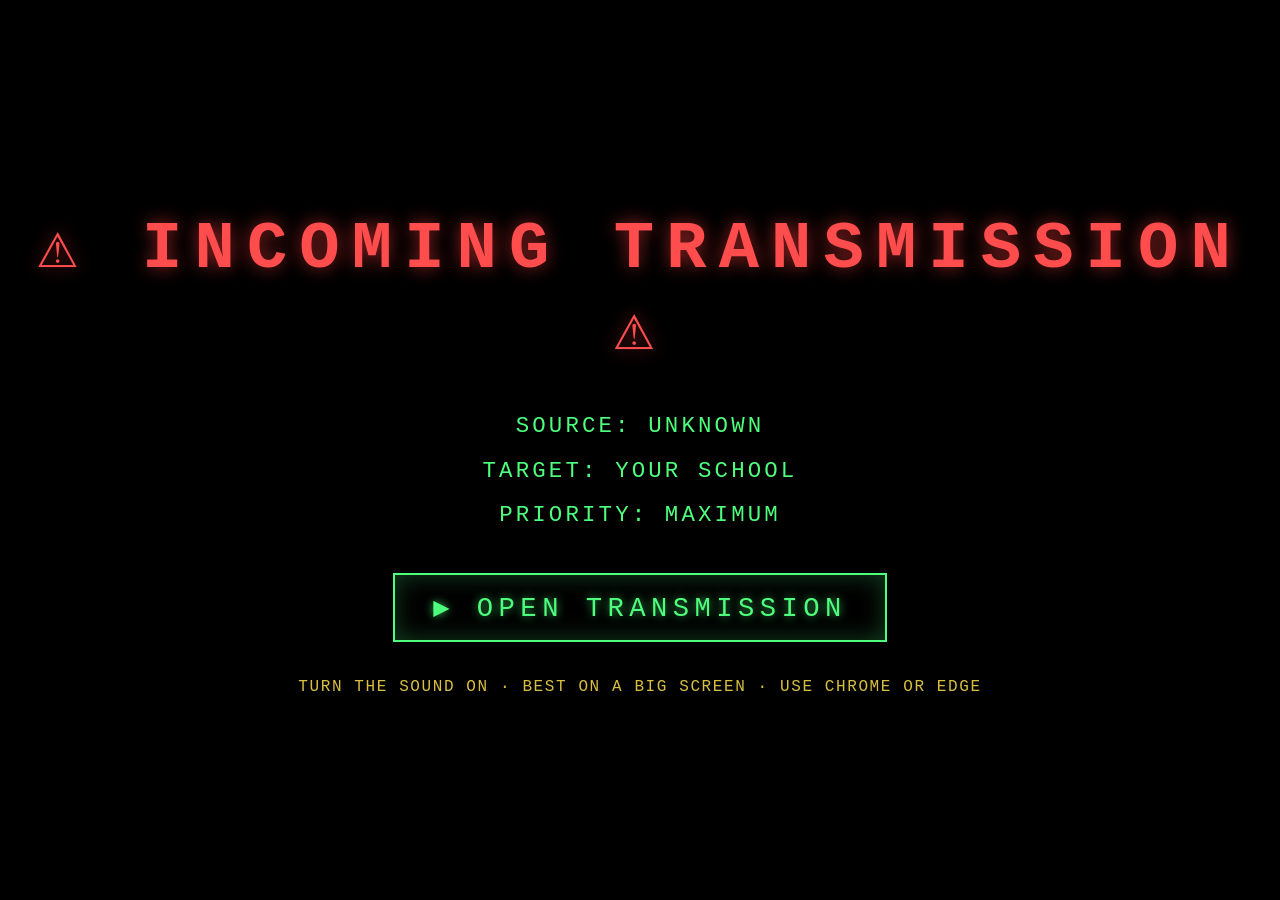
<file: briefing.html>
<!DOCTYPE html>
<html lang="en">
<head>
<meta charset="utf-8">
<meta name="viewport" content="width=device-width, initial-scale=1">
<title>SAVE THE SCHOOL — Transmission</title>
<style>
  :root{
    --g:#4dff7c;
    --g-dim:#0f7a2e;
    --y:#ffe14d;
    --r:#ff4d4d;
  }
  *{box-sizing:border-box;margin:0;padding:0}
  html,body{height:100%;background:#000;overflow:hidden;
    font-family:"Courier New",ui-monospace,monospace;color:var(--g);cursor:default}
  canvas{position:fixed;inset:0;width:100%;height:100%;display:block}

  /* ---------- shared chrome ---------- */
  .scanlines{position:fixed;inset:0;pointer-events:none;z-index:5;
    background:repeating-linear-gradient(to bottom,rgba(0,0,0,0) 0 2px,rgba(0,0,0,.35) 2px 4px);
    mix-blend-mode:multiply;opacity:.55}
  .vignette{position:fixed;inset:0;pointer-events:none;z-index:6;
    background:radial-gradient(ellipse at center,rgba(0,0,0,0) 35%,rgba(0,0,0,.85) 100%)}

  /* ---------- start screen ---------- */
  #start{position:fixed;inset:0;z-index:20;display:flex;align-items:center;justify-content:center;
    background:#000;text-align:center;flex-direction:column;gap:2.2rem;padding:2rem}
  #start h1{font-size:clamp(1.8rem,5.5vw,4.2rem);letter-spacing:.18em;color:var(--r);
    text-shadow:0 0 18px rgba(255,60,60,.6)}
  #start .sub{font-size:clamp(.9rem,1.8vw,1.4rem);color:var(--g);letter-spacing:.14em;line-height:2}
  #start .warn{color:var(--y);font-size:clamp(.75rem,1.3vw,1rem);letter-spacing:.1em;opacity:.85}
  button{font-family:inherit;background:transparent;color:var(--g);border:2px solid var(--g);
    padding:1rem 2.4rem;font-size:clamp(1rem,2.2vw,1.7rem);letter-spacing:.2em;cursor:pointer;
    text-shadow:0 0 10px rgba(77,255,124,.7);box-shadow:0 0 24px rgba(77,255,124,.25) inset;
    transition:.15s}
  button:hover{background:var(--g);color:#000;text-shadow:none;box-shadow:0 0 40px rgba(77,255,124,.6)}

  /* ---------- HUD ---------- */
  #hud{position:fixed;inset:0;z-index:10;pointer-events:none;display:none}
  #topbar{position:absolute;top:0;left:0;right:0;padding:.9rem 1.4rem;display:flex;
    justify-content:space-between;font-size:clamp(.65rem,1.25vw,1rem);letter-spacing:.16em;
    color:var(--r);text-shadow:0 0 10px rgba(255,60,60,.5)}
  #topbar .blink{animation:blink 1s steps(2,end) infinite}
  @keyframes blink{50%{opacity:.15}}
  #caption{position:absolute;left:50%;bottom:6vh;transform:translateX(-50%);width:min(92vw,1300px);
    text-align:center;font-size:clamp(1.1rem,3.1vw,2.6rem);line-height:1.35;letter-spacing:.06em;
    color:#e9ffe9;text-shadow:0 0 16px rgba(77,255,124,.85),0 0 42px rgba(77,255,124,.35);
    min-height:2.8em}
  #caption.de{color:var(--y);text-shadow:0 0 16px rgba(255,225,77,.85),0 0 42px rgba(255,200,0,.35)}
  #caption .cursor{animation:blink .7s steps(2,end) infinite}
  #hint{position:absolute;bottom:1rem;left:50%;transform:translateX(-50%);
    font-size:.72rem;letter-spacing:.15em;color:#2f8a4c}

  /* ---------- end / briefing ---------- */
  #brief{position:fixed;inset:0;z-index:15;display:none;align-items:center;justify-content:center;
    background:rgba(0,0,0,.85);padding:3vh 3vw;overflow:auto}
  #brief .box{border:2px solid var(--g);padding:clamp(1.2rem,3vw,2.6rem);max-width:1100px;width:100%;
    box-shadow:0 0 60px rgba(77,255,124,.25);background:rgba(0,12,4,.85)}
  #brief h2{color:var(--r);font-size:clamp(1.4rem,4.2vw,3rem);letter-spacing:.16em;text-align:center;
    margin-bottom:1.2rem;text-shadow:0 0 20px rgba(255,60,60,.6)}
  #brief ol{list-style:none;font-size:clamp(.8rem,1.7vw,1.25rem);line-height:1.75;letter-spacing:.04em}
  #brief li{margin:.15rem 0}
  #brief li b{color:#eaffea}
  #brief .green{color:var(--g)}#brief .yellow{color:var(--y)}#brief .red{color:var(--r)}
  #brief .foot{margin-top:1.1rem;text-align:center;color:#eaffea;
    font-size:clamp(1rem,2.6vw,2rem);letter-spacing:.18em;text-shadow:0 0 18px rgba(77,255,124,.8)}
  #brief .btns{margin-top:1.2rem;display:flex;gap:1rem;justify-content:center;flex-wrap:wrap}
  #brief button{padding:.7rem 1.6rem;font-size:clamp(.8rem,1.6vw,1.1rem)}
  .flash{position:fixed;inset:0;z-index:8;pointer-events:none;opacity:0;
    background:radial-gradient(ellipse at center,rgba(255,60,60,.25) 0%,rgba(255,40,40,.75) 100%)}
</style>
</head>
<body>
<canvas id="c"></canvas>
<div class="flash" id="flash"></div>
<div class="scanlines"></div>
<div class="vignette"></div>

<div id="hud">
  <div id="topbar">
    <span class="blink">&#9888; SCHOOL NETWORK &mdash; UNAUTHORISED ACCESS</span>
    <span id="clock">SYSTEM: OFFLINE</span>
  </div>
  <div id="caption"></div>
  <div id="hint">S = SKIP &nbsp;&nbsp; R = REPLAY &nbsp;&nbsp; F = FULLSCREEN &nbsp;&nbsp; M = SILENCE</div>
</div>

<div id="brief">
  <div class="box">
    <h2>&#9635; MISSION BRIEFING &#9635;</h2>
    <ol>
      <li><b>01</b> &nbsp;You are now <b>SPECIAL AGENTS</b>. Work in your team. Nobody solves this alone.</li>
      <li><b>02</b> &nbsp;<span class="green">GREEN</span> is the main mission at every station. Finish it &rarr; you get <b>one secret word</b>.</li>
      <li><b>03</b> &nbsp;<span class="yellow">YELLOW</span> and <span class="red">RED</span> are extra challenges. They give <b>bonus points</b> for the Language Masters title.</li>
      <li><b>04</b> &nbsp;<b>10 minutes</b> per station. When the signal sounds, you move on. English <b>and</b> German.</li>
      <li><b>05</b> &nbsp;<b>11 clues</b> in total. Put them in the right order &rarr; the message shows you where to go.</li>
      <li><b>06</b> &nbsp;Find the place. Find the message. <b>Shut the hacker out.</b></li>
    </ol>
    <div class="foot">THE SCHOOL IS IN YOUR HANDS &mdash; GO!</div>
    <div class="btns">
      <button onclick="location.reload()">&#9654; REPLAY TRANSMISSION</button>
      <button onclick="stopSound(0);document.getElementById('brief').style.display='none'">&#10005; CLOSE</button>
    </div>
  </div>
</div>

<div id="start">
  <h1>&#9888; INCOMING TRANSMISSION &#9888;</h1>
  <div class="sub">
    SOURCE: UNKNOWN<br>
    TARGET: YOUR SCHOOL<br>
    PRIORITY: MAXIMUM
  </div>
  <button id="go">&#9654; OPEN TRANSMISSION</button>
  <div class="warn">TURN THE SOUND ON &middot; BEST ON A BIG SCREEN &middot; USE CHROME OR EDGE</div>
</div>

<script>
/* =======================================================================
   SAVE THE SCHOOL — hacker transmission
   Single file. No internet needed (voice + sound are generated by the browser).
   ======================================================================= */

/* ------------------------- 1. THE SCRIPT ------------------------------ */
const SCRIPT = [
  // say = spoken · txt = subtitle · rate/pitch = emphasis · pause = extra silence after the line (ms)
  {say:"Scanning school network. Access granted.",     txt:"SCANNING SCHOOL NETWORK. ACCESS GRANTED.",
                                                       fx:"boot", pause:1100},
  {say:"I am the ghost in your network.",              txt:"I AM THE GHOST IN YOUR NETWORK."},
  {say:"Last night, I walked into your school system.",txt:"LAST NIGHT, I WALKED INTO YOUR SCHOOL SYSTEM."},
  {say:"I changed the passwords.",                     txt:"I CHANGED THE PASSWORDS."},
  {say:"I scrambled the messages.",                    txt:"I SCRAMBLED THE MESSAGES."},
  {say:"I hid your files.",                            txt:"I HID YOUR FILES.",                     fx:"glitch"},
  {say:"And parts of your system… are now in German.", txt:"AND PARTS OF YOUR SYSTEM… ARE NOW IN GERMAN.",
                                                       fx:"glitch", pause:1200},
  {say:"Your teachers cannot fix this.",               txt:"YOUR TEACHERS CANNOT FIX THIS."},
  {say:"Only, you can.",                               txt:"ONLY  Y O U  CAN.",
                                                       rate:0.58, pitch:0.55, pause:1400},          // stressed
  {say:"From this moment, you are not students.",      txt:"FROM THIS MOMENT, YOU ARE NOT STUDENTS."},
  {say:"You are, agents.",                             txt:"YOU ARE  A G E N T S.",
                                                       rate:0.58, pitch:0.5, fx:"glitch", pause:1300}, // stressed
  {say:"Make 10 teams, choose a name for your team!",  txt:"MAKE 10 TEAMS — CHOOSE A NAME FOR YOUR TEAM!"},
  {say:"Eleven stations. Eleven challenges. English and German.",
                                                       txt:"11 STATIONS. 11 CHALLENGES. ENGLISH AND GERMAN.",
                                                       pause:1000},
  {say:"Solve a station, and my system gives one clue back to you.",
                                                       txt:"SOLVE A STATION → THE SYSTEM GIVES BACK ONE CLUE."},
  {say:"Green is your mission. Yellow and red are for the brave.",
                                                       txt:"GREEN IS YOUR MISSION. YELLOW AND RED ARE FOR THE BRAVE."},
  {say:"Collect all eleven clues. Put them in the right order.",
                                                       txt:"COLLECT ALL 11 CLUES. PUT THEM IN THE RIGHT ORDER."},
  {say:"Ten minutes at each station. Then you move.",  txt:"10 MINUTES AT EACH STATION. THEN YOU MOVE.",
                                                       pause:1100},
  {say:"If you fail, the school stays mine.",          txt:"IF YOU FAIL — THE SCHOOL STAYS MINE.",
                                                       rate:0.6, pitch:0.35, fx:"alarm", pause:1300}, // stressed
  {say:"The school is in your hands now.",             txt:"THE SCHOOL IS IN YOUR HANDS NOW.",       pause:1200},
  {say:"Agents…",                                      txt:"AGENTS…",                  rate:0.6, pause:900},
  {say:"your mission begins…",                         txt:"— YOUR MISSION BEGINS…",   rate:0.68, pause:1000},
  {say:"now.",                                         txt:"…N O W.",
                                                       rate:0.45, pitch:0.3, fx:"end"}               // stressed
];

/* ------------------------- 2. MATRIX + FACE --------------------------- */
const cvs = document.getElementById('c'), ctx = cvs.getContext('2d');
const CHARS = "アイウエオカキクケコサシスセソタチツテトナニヌネノハヒフヘホ0123456789ABCDEFGHIJKLMNOPQRSTUVWXYZ<>/\\|=+*#$%&";
const rnd = a => a[(Math.random()*a.length)|0];
const CW = 14, CH = 18, FONT = '15px "Courier New", monospace';

let W,H,cols,rows,drops,face=[],hot=[],hotChar=[],rim=[],eyes=[],maskAt=null,mouth=null,mouthLevel=0, dpr=1;

function layout(){
  dpr = Math.min(window.devicePixelRatio||1, 2);
  W = window.innerWidth; H = window.innerHeight;
  cvs.width = W*dpr; cvs.height = H*dpr;
  ctx.setTransform(dpr,0,0,dpr,0,0);
  ctx.fillStyle='#000'; ctx.fillRect(0,0,W,H);
  cols = Math.ceil(W/CW); rows = Math.ceil(H/CH);
  drops = Array.from({length:cols},()=> Math.random()*-rows);
  buildFace();
}

/* Build the face as a per-cell mask: 1 = face surface, 2 = glowing (eyes/nose) */
function buildFace(){
  const off = document.createElement('canvas');
  off.width = cols; off.height = rows;
  const o = off.getContext('2d');
  o.setTransform(1/CW,0,0,1/CH,0,0);          // draw using pixel coordinates

  const cx = W/2, cy = H*0.44;
  const fh = Math.min(H*0.74, W*0.55), fw = fh*0.76;
  const hw = fw/2, hh = fh/2, top = cy-hh, bot = cy+hh;

  // --- skull / mask silhouette (red channel) ---
  o.fillStyle = 'rgb(255,0,0)';
  o.beginPath();
  o.moveTo(cx, top);
  o.bezierCurveTo(cx+hw*0.96, top+fh*0.03, cx+hw*1.00, cy-fh*0.14, cx+hw*0.92, cy+fh*0.02);
  o.bezierCurveTo(cx+hw*0.84, cy+fh*0.20, cx+hw*0.58, cy+fh*0.28, cx+hw*0.46, cy+fh*0.33);
  o.bezierCurveTo(cx+hw*0.34, cy+fh*0.44, cx+hw*0.22, bot,          cx,          bot);
  o.bezierCurveTo(cx-hw*0.22, bot,          cx-hw*0.34, cy+fh*0.44, cx-hw*0.46, cy+fh*0.33);
  o.bezierCurveTo(cx-hw*0.58, cy+fh*0.28,  cx-hw*0.84, cy+fh*0.20, cx-hw*0.92, cy+fh*0.02);
  o.bezierCurveTo(cx-hw*1.00, cy-fh*0.14,  cx-hw*0.96, top+fh*0.03, cx,        top);
  o.closePath(); o.fill();

  // --- glowing parts (green channel): angry eyes + nose ---
  o.fillStyle = 'rgb(0,255,0)';
  const eye = s => {                          // s = +1 right, -1 left
    o.beginPath();
    o.moveTo(cx+s*hw*0.78, cy-fh*0.15);       // outer top
    o.lineTo(cx+s*hw*0.20, cy-fh*0.02);       // inner top (lower = angry)
    o.lineTo(cx+s*hw*0.22, cy+fh*0.08);       // inner bottom
    o.lineTo(cx+s*hw*0.74, cy+fh*0.03);       // outer bottom
    o.closePath(); o.fill();
  };
  eye(1); eye(-1);
  o.beginPath();                               // nose
  o.moveTo(cx, cy+fh*0.10);
  o.lineTo(cx-fh*0.055, cy+fh*0.235);
  o.lineTo(cx+fh*0.055, cy+fh*0.235);
  o.closePath(); o.fill();

  // read the mask back, one pixel per character cell
  const d = o.getImageData(0,0,cols,rows).data;
  face = []; hot = []; hotChar = []; maskAt = new Uint8Array(cols*rows);
  for(let y=0;y<rows;y++) for(let x=0;x<cols;x++){
    const k = y*cols+x, i = k*4;
    if(d[i+1] > 90){ hot.push([x,y]); hotChar.push(rnd(CHARS)); maskAt[k]=2; }
    else if(d[i] > 90){ face.push([x,y]); maskAt[k]=1; }
  }
  // glowing rim around every socket
  rim = [];
  const seen = new Set();
  for(const [x,y] of hot){
    for(const [dx,dy] of [[1,0],[-1,0],[0,1],[0,-1],[1,1],[-1,-1],[1,-1],[-1,1]]){
      const nx=x+dx, ny=y+dy, k=ny*cols+nx;
      if(nx<0||ny<0||nx>=cols||ny>=rows) continue;
      if(maskAt[k]!==2 && !seen.has(k)){ seen.add(k); rim.push([nx,ny]); }
    }
  }
  eyes = [ {x: cx-hw*0.49, y: cy-fh*0.02, r: fh*0.055},
           {x: cx+hw*0.49, y: cy-fh*0.02, r: fh*0.055} ];

  // mouth = animated speaker grille
  mouth = {
    x0: Math.round((cx-fw*0.30)/CW), x1: Math.round((cx+fw*0.30)/CW),
    y0: Math.round((cy+fh*0.28)/CH), y1: Math.round((cy+fh*0.42)/CH)
  };
}

let glitchUntil = 0, speaking = false;
function draw(){
  requestAnimationFrame(draw);
  ctx.fillStyle = 'rgba(0,0,0,0.085)';
  ctx.fillRect(0,0,W,H);
  ctx.font = FONT; ctx.textBaseline = 'top'; ctx.shadowBlur = 0;

  // falling rain
  for(let c=0;c<cols;c++){
    const y = drops[c]|0;
    if(y>=0 && y<rows){
      const inFace = maskAt[y*cols+c];
      if(!inFace){
        ctx.fillStyle = '#7effa8';
        ctx.fillText(rnd(CHARS), c*CW, y*CH);
        if(y>0){ ctx.fillStyle='#0c6b28'; ctx.fillText(rnd(CHARS), c*CW, (y-1)*CH); }
      }
    }
    drops[c] += 0.45 + Math.random()*0.55;
    if(drops[c]*CH > H && Math.random() > 0.975) drops[c] = -Math.random()*20;
  }

  // the face shimmering out of the code
  ctx.shadowColor = '#2bff77'; ctx.shadowBlur = 8;
  ctx.fillStyle = '#7dffab';
  for(let i=0, n=(face.length*0.16)|0; i<n; i++){
    const p = face[(Math.random()*face.length)|0];
    ctx.fillText(rnd(CHARS), p[0]*CW, p[1]*CH);
  }
  ctx.shadowBlur = 0;

  // eye sockets + nose: dark voids punched out of the code
  ctx.fillStyle = '#000';
  for(let i=0;i<hot.length;i++) ctx.fillRect(hot[i][0]*CW-1, hot[i][1]*CH-1, CW+2, CH+2);

  // burning rim around the sockets
  const pulse = 0.75 + 0.25*Math.sin(performance.now()/420);
  ctx.shadowColor = '#9dffc4'; ctx.shadowBlur = 20;
  ctx.fillStyle = `rgba(236,255,242,${pulse})`;
  for(let i=0;i<rim.length;i++){
    ctx.fillText(rnd(CHARS), rim[i][0]*CW, rim[i][1]*CH);
  }
  ctx.shadowBlur = 0;

  // pupils
  for(const e of eyes){
    const r = e.r*(0.85+0.25*Math.sin(performance.now()/300)) * (speaking?1.15:1);
    const g = ctx.createRadialGradient(e.x, e.y, 0, e.x, e.y, r*3);
    g.addColorStop(0,'rgba(230,255,240,0.98)');
    g.addColorStop(0.35,'rgba(80,255,140,0.55)');
    g.addColorStop(1,'rgba(0,255,110,0)');
    ctx.fillStyle = g;
    ctx.beginPath(); ctx.arc(e.x, e.y, r*3, 0, 6.283); ctx.fill();
  }

  // mouth reacts to the voice
  mouthLevel += ((speaking ? 0.55+Math.random()*0.45 : 0.08) - mouthLevel)*0.25;
  const mh = (mouth.y1-mouth.y0)/2, mcy = (mouth.y0+mouth.y1)/2;
  for(let x=mouth.x0;x<=mouth.x1;x++){
    const edge = 1 - Math.abs((x-(mouth.x0+mouth.x1)/2)/((mouth.x1-mouth.x0)/2));
    const h = Math.max(0, mh*mouthLevel*(0.45+edge*0.9)*(0.7+Math.random()*0.6));
    for(let y=Math.round(mcy-h); y<=Math.round(mcy+h); y++){
      ctx.fillStyle = 'rgba(200,255,215,0.95)';
      ctx.fillText(rnd("01"), x*CW, y*CH);
    }
  }
  ctx.shadowBlur = 0;

  // glitch: tear a few horizontal slices apart
  if(performance.now() < glitchUntil && Math.random() < 0.75){
    for(let i=0;i<3;i++){
      const y = Math.random()*H, hgt = 10+Math.random()*60, dx = (Math.random()-0.5)*90;
      ctx.drawImage(cvs, 0, y*dpr, cvs.width, hgt*dpr, dx, y, W, hgt);
    }
  }
}

/* ------------------------- 3. SOUND (generated) ----------------------- */
let AC=null, master=null, drone=null, droneOsc=[], soundOn=true;
function audioInit(){
  AC = new (window.AudioContext||window.webkitAudioContext)();
  master = AC.createGain(); master.gain.value = 0.9; master.connect(AC.destination);
}
function startDrone(){
  drone = AC.createGain(); drone.gain.value = 0; drone.connect(master);
  const f = AC.createBiquadFilter(); f.type='lowpass'; f.frequency.value=420; f.connect(drone);
  [55,55.6,82.5].forEach(hz=>{
    const o = AC.createOscillator(); o.type='sawtooth'; o.frequency.value=hz; o.connect(f); o.start();
    droneOsc.push(o);
  });
  // slow heartbeat pulse
  const lfo = AC.createOscillator(), lg = AC.createGain();
  lfo.frequency.value = 0.28; lg.gain.value = 0.035;
  lfo.connect(lg); lg.connect(drone.gain); lfo.start(); droneOsc.push(lfo);
  drone.gain.setValueAtTime(0, AC.currentTime);
  drone.gain.linearRampToValueAtTime(0.10, AC.currentTime+2.5);
}
function noiseBurst(dur=0.25, vol=0.35, type='bandpass', freq=900){
  if(!AC || !soundOn) return;
  const n = AC.createBufferSource(), b = AC.createBuffer(1, AC.sampleRate*dur, AC.sampleRate);
  const dta = b.getChannelData(0);
  for(let i=0;i<dta.length;i++) dta[i] = (Math.random()*2-1)*(1-i/dta.length);
  n.buffer = b;
  const f = AC.createBiquadFilter(); f.type=type; f.frequency.value=freq; f.Q.value=2;
  const g = AC.createGain(); g.gain.value = vol;
  n.connect(f); f.connect(g); g.connect(master); n.start();
}
function beep(freq=880, dur=0.05, vol=0.05, type='square'){
  if(!AC || !soundOn) return;
  const o = AC.createOscillator(), g = AC.createGain();
  o.type=type; o.frequency.value=freq; g.gain.value=vol;
  g.gain.exponentialRampToValueAtTime(0.0001, AC.currentTime+dur);
  o.connect(g); g.connect(master); o.start(); o.stop(AC.currentTime+dur+0.02);
}
function alarm(){
  if(!AC || !soundOn) return;
  const o = AC.createOscillator(), g = AC.createGain();
  o.type='sawtooth'; g.gain.value=0.0001; o.connect(g); g.connect(master);
  const t = AC.currentTime;
  o.frequency.setValueAtTime(320,t); o.frequency.linearRampToValueAtTime(880,t+0.45);
  o.frequency.linearRampToValueAtTime(320,t+0.9);
  g.gain.linearRampToValueAtTime(0.10,t+0.1); g.gain.linearRampToValueAtTime(0.0001,t+0.95);
  o.start(t); o.stop(t+1);
}
function bootSweep(){
  if(!AC || !soundOn) return;
  const o = AC.createOscillator(), g = AC.createGain();
  o.type='sine'; o.connect(g); g.connect(master);
  const t = AC.currentTime;
  o.frequency.setValueAtTime(80,t); o.frequency.exponentialRampToValueAtTime(1200,t+1.2);
  g.gain.setValueAtTime(0.001,t); g.gain.linearRampToValueAtTime(0.07,t+0.3);
  g.gain.linearRampToValueAtTime(0.0001,t+1.3);
  o.start(t); o.stop(t+1.4);
}
function endStinger(){
  if(!AC || !soundOn) return;
  [220,277,330,440].forEach((f,i)=>{
    const o=AC.createOscillator(), g=AC.createGain();
    o.type='triangle'; o.frequency.value=f; g.gain.value=0.0001;
    o.connect(g); g.connect(master);
    const t=AC.currentTime+i*0.09;
    g.gain.linearRampToValueAtTime(0.09,t+0.05);
    g.gain.exponentialRampToValueAtTime(0.0001,t+1.6);
    o.start(t); o.stop(t+1.7);
  });
}
/* shut every sound down: fade the drone, stop the oscillators, close the context */
function stopSound(delay = 2.2){
  if(!AC) return;
  soundOn = false;
  const t = AC.currentTime;
  if(drone){
    drone.gain.cancelScheduledValues(t);
    drone.gain.setValueAtTime(drone.gain.value, t);
    drone.gain.linearRampToValueAtTime(0.0001, t + 1.4);
  }
  if(master){
    master.gain.cancelScheduledValues(t);
    master.gain.setValueAtTime(master.gain.value, t);
    master.gain.setValueAtTime(master.gain.value, t + delay);   // let the last chord ring out
    master.gain.linearRampToValueAtTime(0.0001, t + delay + 0.8);
  }
  setTimeout(()=>{
    droneOsc.forEach(o=>{ try{ o.stop(); }catch(e){} });
    droneOsc = []; drone = null;
    try{ AC.close(); }catch(e){}
    AC = null; master = null;
  }, (delay + 1.2) * 1000);
}

function flash(){
  const f = document.getElementById('flash');
  f.style.transition='none'; f.style.opacity='.22';
  requestAnimationFrame(()=>{ f.style.transition='opacity .35s'; f.style.opacity='0'; });
}

/* ------------------------- 4. VOICE ----------------------------------- */
let voices = [], vEN = null, vDE = null;
function pickVoices(){
  voices = speechSynthesis.getVoices() || [];
  const pref = (list, tag) => {
    const same = list.filter(v => v.lang && v.lang.toLowerCase().startsWith(tag));
    const male = same.find(v => /male|david|george|daniel|alex|markus|stefan|conrad/i.test(v.name));
    return male || same[0] || null;
  };
  vEN = pref(voices,'en'); vDE = pref(voices,'de');
}
if('speechSynthesis' in window){
  pickVoices();
  speechSynthesis.onvoiceschanged = pickVoices;
}

/* ------------------------- 5. THE SHOW -------------------------------- */
const capEl = document.getElementById('caption');
const clockEl = document.getElementById('clock');
let idx = 0, running = false, timer = null, typeTimer = null;

function type(text, ms){
  clearInterval(typeTimer);
  let i = 0;
  capEl.textContent = '';
  const step = Math.max(14, ms/Math.max(text.length,1));
  typeTimer = setInterval(()=>{
    capEl.textContent = text.slice(0, ++i);
    if(i%2===0 && AC) beep(1400+Math.random()*500, 0.02, 0.012, 'square');
    if(i>=text.length) clearInterval(typeTimer);
  }, step);
}

function doFx(fx){
  if(!AC || !soundOn) return;
  if(fx==='glitch'){ glitchUntil = performance.now()+420; noiseBurst(0.18,0.30,'bandpass',1400); flash(); }
  if(fx==='alarm'){ glitchUntil = performance.now()+300; alarm(); flash(); }
  if(fx==='boot'){ bootSweep(); }
  if(fx==='end'){ glitchUntil = performance.now()+700; noiseBurst(0.5,0.35,'lowpass',600); endStinger(); }
}

function line(n){
  if(n >= SCRIPT.length){ finish(); return; }
  idx = n;
  const L = SCRIPT[n];
  capEl.className = L.lang === 'de' ? 'de' : '';
  clockEl.textContent = 'TRANSMISSION ' + String(n+1).padStart(2,'0') + '/' + SCRIPT.length;
  doFx(L.fx);

  const fallback = Math.max(1600, L.say.split(' ').length*430);
  type(L.txt, Math.min(fallback*0.7, 2000));

  const t0 = performance.now();
  const minDur = Math.max(1500, L.say.split(' ').length*330);   // readable pace if voice fails
  let advanced = false;
  const next = () => {
    if(advanced) return; advanced = true;
    const gap = (L.pause != null ? L.pause : (L.fx==='end' ? 700 : 430));
    const wait = Math.max(gap, minDur - (performance.now()-t0));
    timer = setTimeout(()=>{ speaking=false; line(n+1); }, wait);
  };

  if('speechSynthesis' in window && (vEN || vDE || speechSynthesis.getVoices().length >= 0)){
    const u = new SpeechSynthesisUtterance(L.say);
    if(L.lang === 'de'){ u.lang='de-DE'; if(vDE) u.voice = vDE; }
    else               { u.lang='en-GB'; if(vEN) u.voice = vEN; }
    u.rate = L.rate || 0.86; u.pitch = (L.pitch != null ? L.pitch : 0.45); u.volume = 1;
    u.onstart = () => { speaking = true; };
    u.onend = next;
    u.onerror = next;
    speaking = true;
    speechSynthesis.speak(u);
    timer = setTimeout(next, fallback + 4000);       // safety net if onend never fires
  } else {
    speaking = true;
    timer = setTimeout(next, fallback);
  }
}

function finish(){
  speaking = false;
  clearTimeout(timer);
  if('speechSynthesis' in window) speechSynthesis.cancel();
  stopSound();                       // drone + everything else fades out and shuts down
  clockEl.textContent = 'SYSTEM: LOCKED';
  capEl.className = '';
  capEl.innerHTML = '<span style="color:#ff4d4d">&#9632; SAVE YOUR SCHOOL &#9632;</span>';
  document.getElementById('brief').style.display = 'flex';
}

function begin(){
  if(running) return; running = true;
  document.getElementById('start').style.display = 'none';
  document.getElementById('hud').style.display = 'block';
  audioInit(); startDrone();
  if('speechSynthesis' in window){ speechSynthesis.cancel(); pickVoices(); }
  setTimeout(()=>line(0), 900);
}

document.getElementById('go').addEventListener('click', begin);

document.addEventListener('keydown', e=>{
  const k = e.key.toLowerCase();
  if(k===' ' || k==='enter'){ if(!running) begin(); }
  if(k==='s' && running){ clearTimeout(timer); if('speechSynthesis' in window) speechSynthesis.cancel();
                          speaking=false; line(idx+1); }
  if(k==='r'){ if('speechSynthesis' in window) speechSynthesis.cancel(); stopSound(0); location.reload(); }
  if(k==='m'){ if('speechSynthesis' in window) speechSynthesis.cancel(); stopSound(0); }   // panic silence
  if(k==='f'){ document.fullscreenElement ? document.exitFullscreen() : document.documentElement.requestFullscreen(); }
});

window.addEventListener('resize', layout);
window.addEventListener('beforeunload', ()=>{
  if('speechSynthesis' in window) speechSynthesis.cancel();
  stopSound(0);
});
layout(); draw();
</script>
</body>
</html>
</file>
<file: style.css>
/* ==========================================================================
   ESCAPE ROOM — SAVE THE SCHOOL · station selection
   Matrix / hacker-terminal skin, matching the station pages.
   No web fonts, no images, no libraries — works offline on a school laptop.
   ========================================================================== */

:root{
  --bg:        #04070a;
  --line:      rgba(61,255,158,.22);
  --line-soft: rgba(61,255,158,.10);
  --green:     #3dff9e;
  --green-dim: #1fa46a;
  --green-glow:rgba(61,255,158,.45);
  --text:      #cfeadd;
  --text-dim:  #6f9a89;
  --white:     #eaf4ff;
  --mono: ui-monospace, "SFMono-Regular", "Cascadia Mono", Menlo, Consolas,
          "DejaVu Sans Mono", "Courier New", monospace;
}

*{ box-sizing:border-box; }
html,body{ height:100%; }

body{
  margin:0; background:var(--bg); color:var(--text);
  font-family:var(--mono); font-size:15px; line-height:1.55;
  -webkit-font-smoothing:antialiased; overflow-x:hidden;
}

/* ---------- background ---------- */
#matrix{ position:fixed; inset:0; width:100%; height:100%; z-index:0; opacity:.5; }
.scan{
  position:fixed; inset:0; z-index:1; pointer-events:none;
  background:repeating-linear-gradient(to bottom, rgba(0,0,0,0) 0 2px, rgba(0,0,0,.22) 2px 4px);
  mix-blend-mode:multiply;
}
.vignette{
  position:fixed; inset:0; z-index:1; pointer-events:none;
  background:radial-gradient(ellipse at 50% 30%, rgba(0,0,0,0) 40%, rgba(0,0,0,.72) 100%);
}

.wrap{ position:relative; z-index:2; width:min(1000px, 94vw); margin:0 auto; padding:22px 0 60px; }

/* ---------- comm strip ---------- */
.comm{
  display:flex; align-items:center; gap:10px;
  border:1px dashed var(--line); background:rgba(4,12,10,.6);
  padding:7px 12px; font-size:11px; letter-spacing:.18em; text-transform:uppercase;
  color:var(--green-dim); overflow:hidden; white-space:nowrap;
}
.comm-text{ overflow:hidden; text-overflow:ellipsis; }
.dot{
  flex:0 0 auto; width:8px; height:8px; border-radius:50%;
  background:var(--green); box-shadow:0 0 10px var(--green-glow);
  animation:pulse 2.2s infinite ease-in-out;
}
@keyframes pulse{ 0%,100%{opacity:1} 50%{opacity:.25} }

/* ---------- header ---------- */
.head{ padding:40px 0 26px; text-align:center; }
.title{
  margin:0; font-size:clamp(22px, 3.6vw, 42px); letter-spacing:.14em; font-weight:700;
  color:var(--green); text-shadow:0 0 18px var(--green-glow), 0 0 48px rgba(61,255,158,.18);
  animation:flicker 7s infinite steps(1);
}
.title .em-dash{ color:var(--text-dim); text-shadow:none; }
@keyframes flicker{ 0%,96%,100%{opacity:1} 97%{opacity:.72} 98%{opacity:1} 98.6%{opacity:.85} }
.subtitle{
  margin:10px 0 0; font-size:clamp(12px, 1.5vw, 17px);
  letter-spacing:.55em; text-transform:uppercase; color:var(--text-dim);
}
.intro{ margin:20px auto 0; max-width:62ch; font-size:14px; line-height:1.75; }

/* ---------- section titles ---------- */
.sec-title{
  display:flex; align-items:center; gap:16px; margin:38px 0 14px;
  font-size:12.5px; letter-spacing:.32em; text-transform:uppercase;
  font-weight:700; color:var(--green);
}
.sec-title .rule{ flex:1; height:1px; background:linear-gradient(90deg, var(--line), transparent); }
.sec-meta{ font-size:10px; letter-spacing:.18em; color:var(--text-dim); font-weight:400; }

/* ---------- the list ---------- */
.list{ display:flex; flex-direction:column; gap:9px; }

.row{
  --accent:var(--green);
  --accent-10:rgba(61,255,158,.10);
  --accent-40:rgba(61,255,158,.40);
  --accent-55:rgba(61,255,158,.55);
  position:relative; display:flex; align-items:center; gap:16px;
  padding:14px 18px 14px 16px;
  text-decoration:none; color:inherit;
  background:rgba(6,14,13,.86);
  border:1px solid var(--line-soft);
  border-left:3px solid var(--accent);
  border-radius:3px;
  transition:transform .16s ease, border-color .16s ease, box-shadow .16s ease, background .16s ease;
}
.row::after{
  content:""; position:absolute; inset:0; pointer-events:none; border-radius:3px;
  background:linear-gradient(90deg, var(--accent-10), transparent 42%);
  opacity:0; transition:opacity .16s ease;
}
.row:hover, .row:focus-visible{
  transform:translateX(4px);
  border-color:var(--accent);
  box-shadow:0 8px 26px rgba(0,0,0,.55);
  outline:none;
}
.row:hover::after, .row:focus-visible::after{ opacity:1; }

.num{
  flex:0 0 auto; width:44px; text-align:center;
  font-size:19px; font-weight:700; letter-spacing:.02em;
  color:var(--accent); text-shadow:0 0 14px var(--accent-40);
}

.icon{
  flex:0 0 auto; width:42px; height:42px; display:grid; place-items:center;
  border:1px solid var(--accent-40); border-radius:2px;
  background:linear-gradient(135deg, var(--accent-10), transparent 70%), rgba(0,0,0,.5);
}
.icon svg{ width:22px; height:22px; stroke:var(--accent); fill:none;
  stroke-width:1.6; stroke-linecap:round; stroke-linejoin:round; }

.text{ flex:1 1 auto; min-width:0; }
.name{ display:block; margin:0; font-size:16.5px; line-height:1.3; color:var(--white); font-weight:700; letter-spacing:.02em; }
.topic{ display:block; margin:2px 0 0; font-size:11.5px; color:var(--text-dim); letter-spacing:.04em; }

.lang{
  flex:0 0 auto;
  font-size:9.5px; letter-spacing:.16em; text-transform:uppercase;
  padding:4px 9px; border-radius:2px; border:1px solid var(--line-soft);
  color:var(--text-dim); background:rgba(0,0,0,.35);
}
.lang.en{ border-color:rgba(120,190,255,.35); color:#8ec6ff; }
.lang.de{ border-color:rgba(255,190,110,.35); color:#ffc989; }

.go{
  flex:0 0 auto;
  font-size:10px; letter-spacing:.2em; text-transform:uppercase;
  padding:9px 14px; border-radius:2px;
  border:1px solid var(--accent-55); color:var(--accent); background:var(--accent-10);
  transition:.16s ease; white-space:nowrap;
}
.row:hover .go, .row:focus-visible .go{ background:var(--accent); color:#04070a; font-weight:700; }

/* briefing + final rows read a little differently */
.row.wide .name{ font-size:18px; }
.row.wide .num{ font-size:12px; letter-spacing:.18em; width:auto; padding:0 4px; }

/* ---------- footer ---------- */
.foot{
  display:flex; justify-content:space-between; gap:20px; flex-wrap:wrap;
  margin-top:44px; padding-top:16px; border-top:1px dashed var(--line-soft);
  font-size:10.5px; letter-spacing:.14em; text-transform:uppercase; color:var(--text-dim);
}
.dim{ color:var(--text-dim); }

/* ---------- responsive ---------- */
@media (max-width:720px){
  .wrap{ width:92vw; }
  .head{ padding:26px 0 18px; }
  .subtitle{ letter-spacing:.32em; }
  .row{ flex-wrap:wrap; gap:10px 12px; padding:13px 14px; }
  .num{ width:auto; }
  .text{ flex:1 1 100%; order:3; }
  .lang{ order:2; }
  .go{ order:4; flex:1 1 100%; text-align:center; }
  .comm{ font-size:9.5px; }
}

@media (prefers-reduced-motion: reduce){
  *{ animation:none !important; transition:none !important; }
  #matrix{ opacity:.22; }
}
</file>
